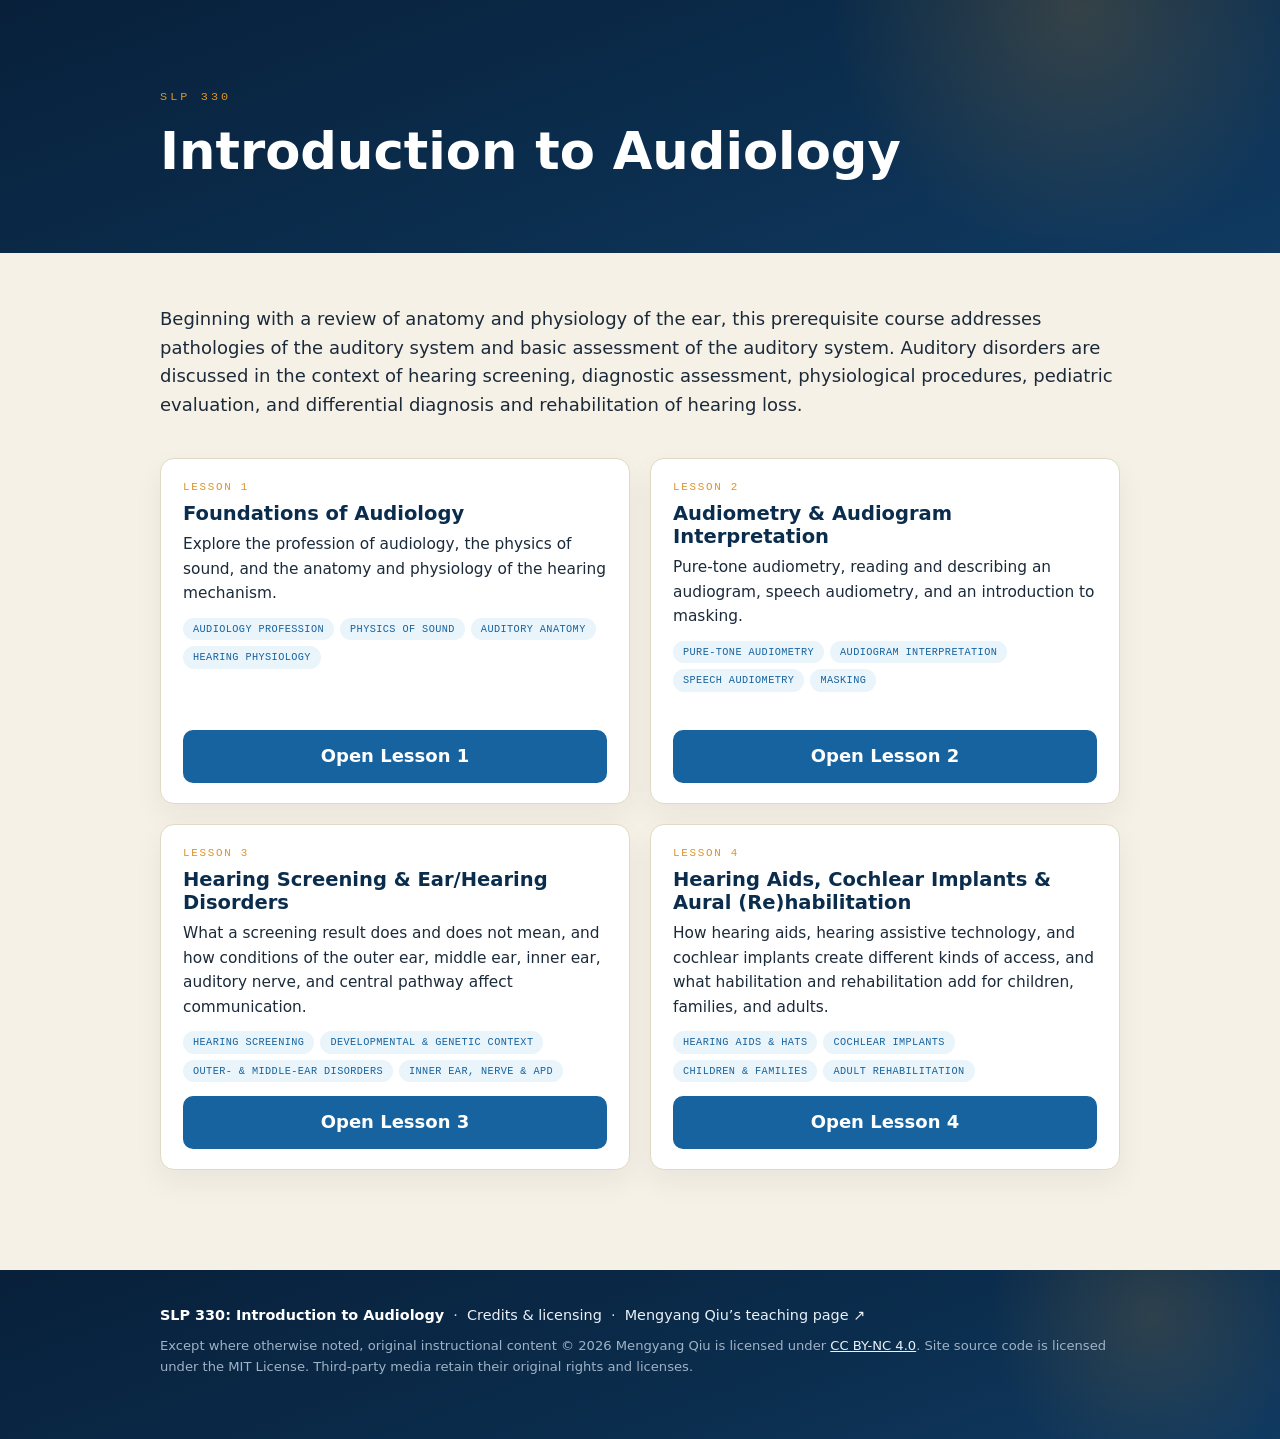
<file: index.html>
<!DOCTYPE html>
<html lang="en">
<head>
<meta charset="utf-8">
<meta name="viewport" content="width=device-width, initial-scale=1">
<title>Intro to Audiology</title>
<meta name="description" content="Open, self-paced study versions for SLP 330: Introduction to Audiology. Ungraded review resources; required coursework is in Moodle.">
<link rel="stylesheet" href="assets/css/course-home.css">
</head>
<body>
<a class="skip" href="#main">Skip to content</a>

<header class="site-header">
  <div class="container">
    <span class="eyebrow">SLP 330</span>
    <h1>Introduction to Audiology</h1>
  </div>
</header>

<main id="main">
  <div class="container">

    <section class="intro" aria-labelledby="intro-h">
      <h2 id="intro-h" class="visually-hidden">About this course</h2>
      <p>Beginning with a review of anatomy and physiology of the ear, this prerequisite course addresses pathologies of the auditory system and basic assessment of the auditory system. Auditory disorders are discussed in the context of hearing screening, diagnostic assessment, physiological procedures, pediatric evaluation, and differential diagnosis and rehabilitation of hearing loss.</p>
    </section>

    <section class="lessons" aria-label="Lessons">
      <div class="card-grid">

        <article class="lcard">
          <span class="lnum">Lesson 1</span>
          <h3>Foundations of Audiology</h3>
          <p class="ldesc">Explore the profession of audiology, the physics of sound, and the anatomy and physiology of the hearing mechanism.</p>
          <ul class="ltopics" aria-label="Topics">
            <li>Audiology profession</li>
            <li>Physics of sound</li>
            <li>Auditory anatomy</li>
            <li>Hearing physiology</li>
          </ul>
          <a class="lcard-action" href="l1/">Open Lesson 1</a>
        </article>

        <article class="lcard">
          <span class="lnum">Lesson 2</span>
          <h3>Audiometry &amp; Audiogram Interpretation</h3>
          <p class="ldesc">Pure-tone audiometry, reading and describing an audiogram, speech audiometry, and an introduction to masking.</p>
          <ul class="ltopics" aria-label="Topics">
            <li>Pure-tone audiometry</li>
            <li>Audiogram interpretation</li>
            <li>Speech audiometry</li>
            <li>Masking</li>
          </ul>
          <a class="lcard-action" href="l2/">Open Lesson 2</a>
        </article>

        <article class="lcard">
          <span class="lnum">Lesson 3</span>
          <h3>Hearing Screening &amp; Ear/Hearing Disorders</h3>
          <p class="ldesc">What a screening result does and does not mean, and how conditions of the outer ear, middle ear, inner ear, auditory nerve, and central pathway affect communication.</p>
          <ul class="ltopics" aria-label="Topics">
            <li>Hearing screening</li>
            <li>Developmental &amp; genetic context</li>
            <li>Outer- &amp; middle-ear disorders</li>
            <li>Inner ear, nerve &amp; APD</li>
          </ul>
          <a class="lcard-action" href="l3/">Open Lesson 3</a>
        </article>

        <article class="lcard">
          <span class="lnum">Lesson 4</span>
          <h3>Hearing Aids, Cochlear Implants &amp; Aural (Re)habilitation</h3>
          <p class="ldesc">How hearing aids, hearing assistive technology, and cochlear implants create different kinds of access, and what habilitation and rehabilitation add for children, families, and adults.</p>
          <ul class="ltopics" aria-label="Topics">
            <li>Hearing aids &amp; HATS</li>
            <li>Cochlear implants</li>
            <li>Children &amp; families</li>
            <li>Adult rehabilitation</li>
          </ul>
          <a class="lcard-action" href="l4/">Open Lesson 4</a>
        </article>

      </div>
    </section>

  </div>
</main>

<footer class="site-footer">
  <div class="container">
    <p class="foot-links"><strong>SLP 330: Introduction to Audiology</strong> &nbsp;&middot;&nbsp; <a href="credits.html">Credits &amp; licensing</a> &nbsp;&middot;&nbsp; <a href="https://mengyang.dev/teaching/">Mengyang Qiu&rsquo;s teaching page &#8599;</a></p>
    <p class="foot-notice">Except where otherwise noted, original instructional content &copy; 2026 Mengyang Qiu is licensed under <a href="https://creativecommons.org/licenses/by-nc/4.0/">CC BY-NC 4.0</a>. Site source code is licensed under the MIT License. Third-party media retain their original rights and licenses.</p>
  </div>
</footer>

</body>
</html>
</file>
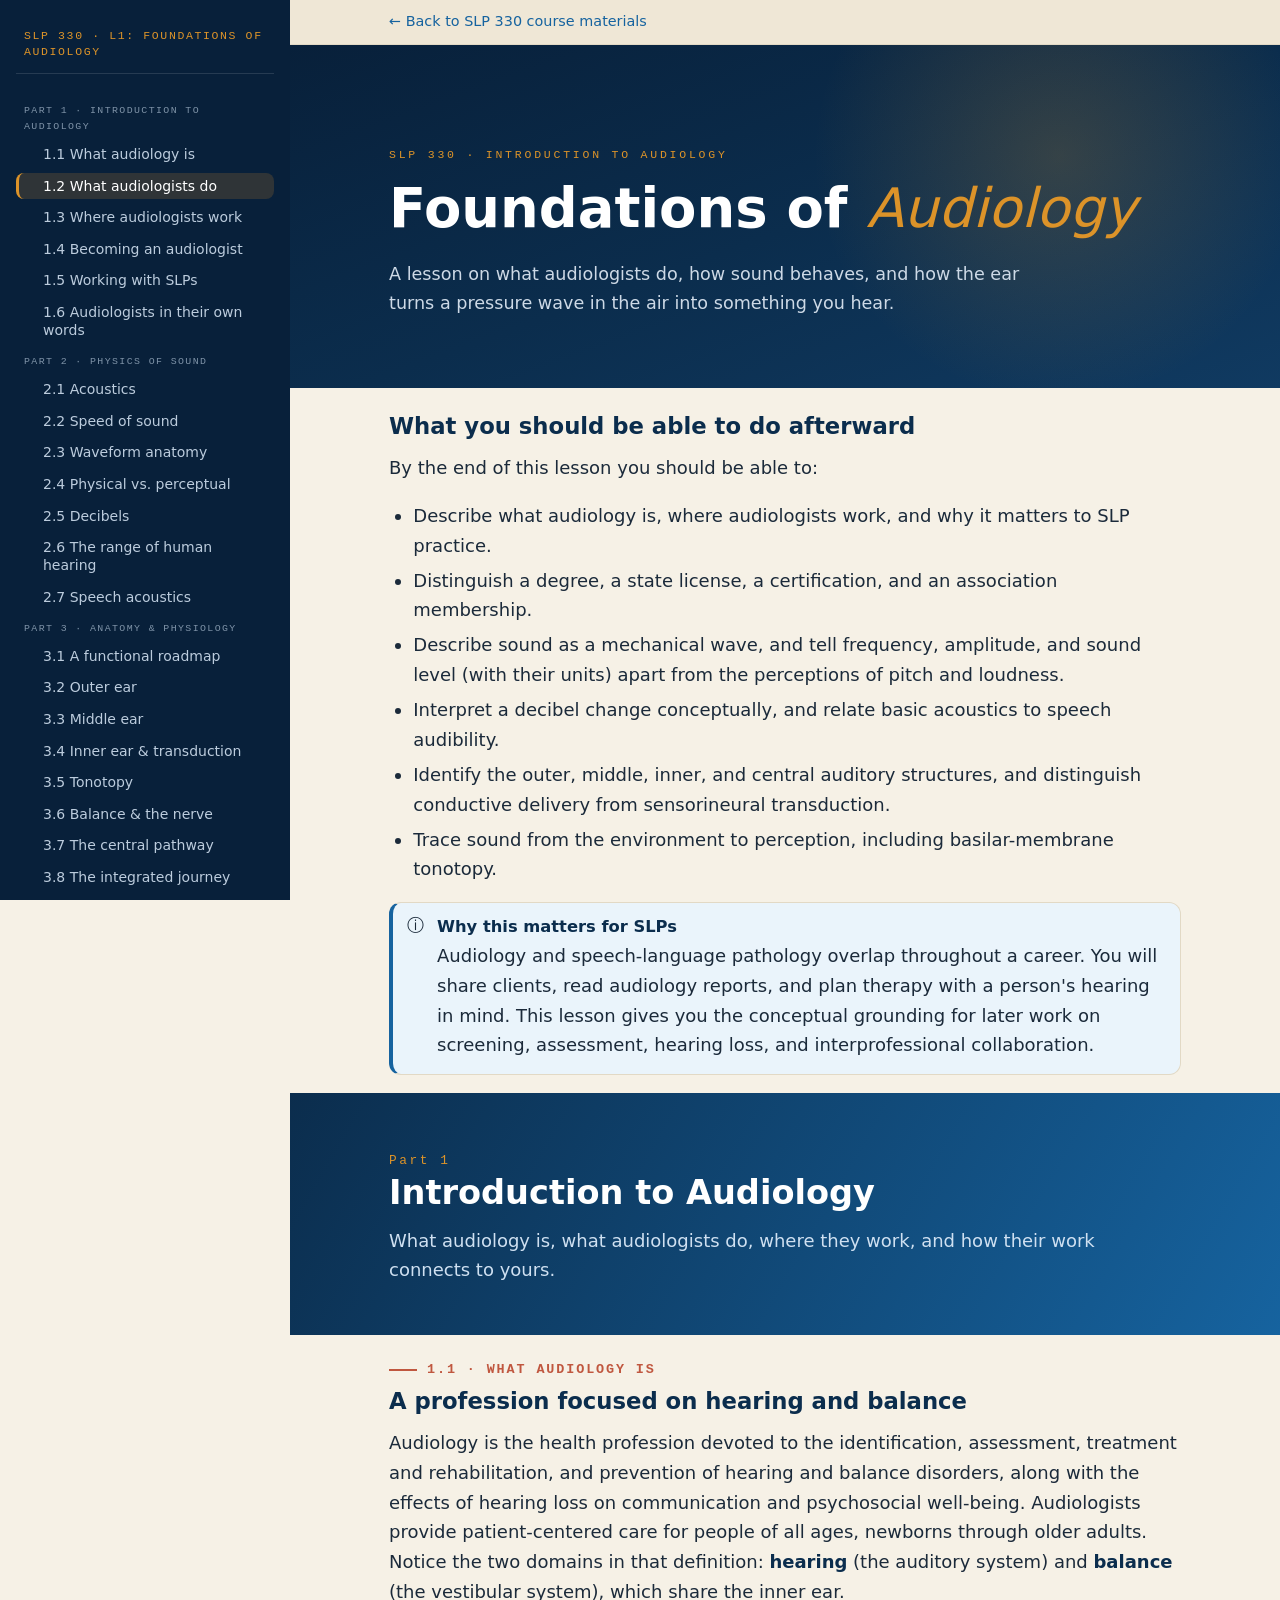
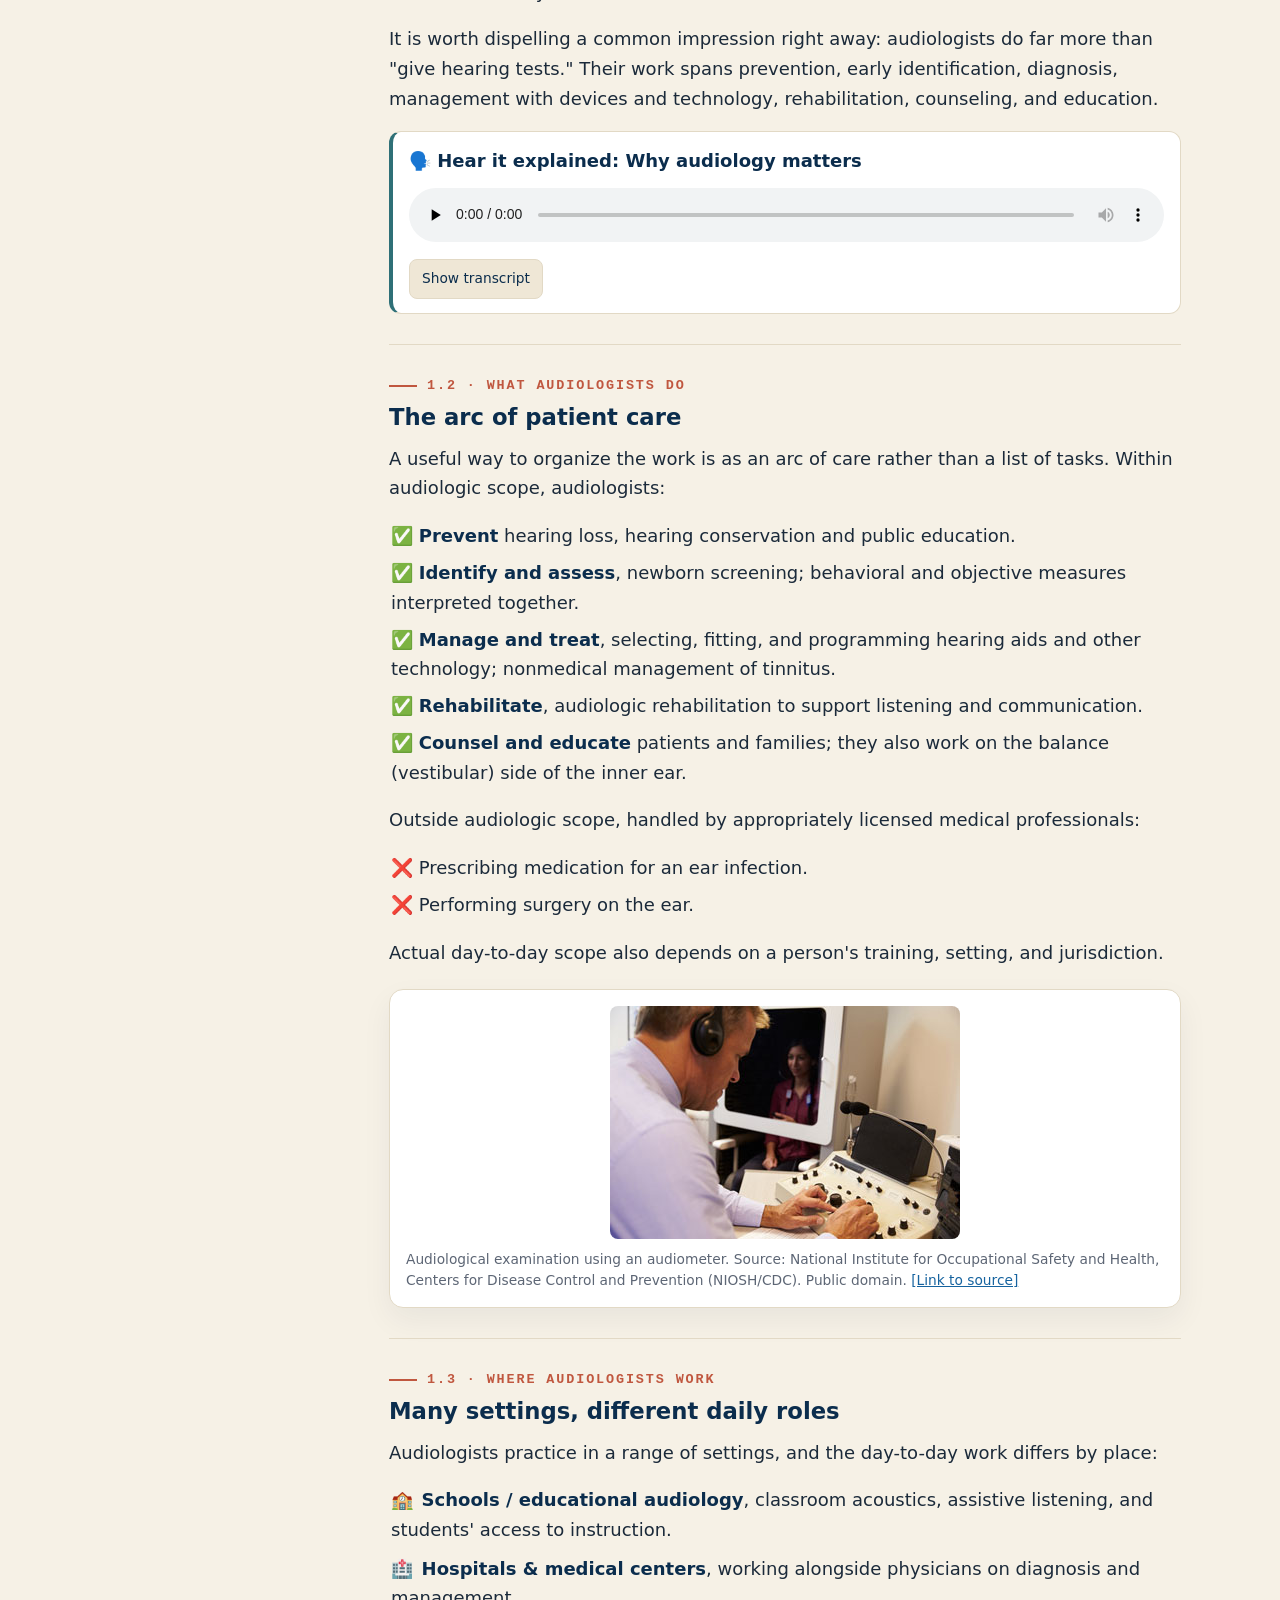
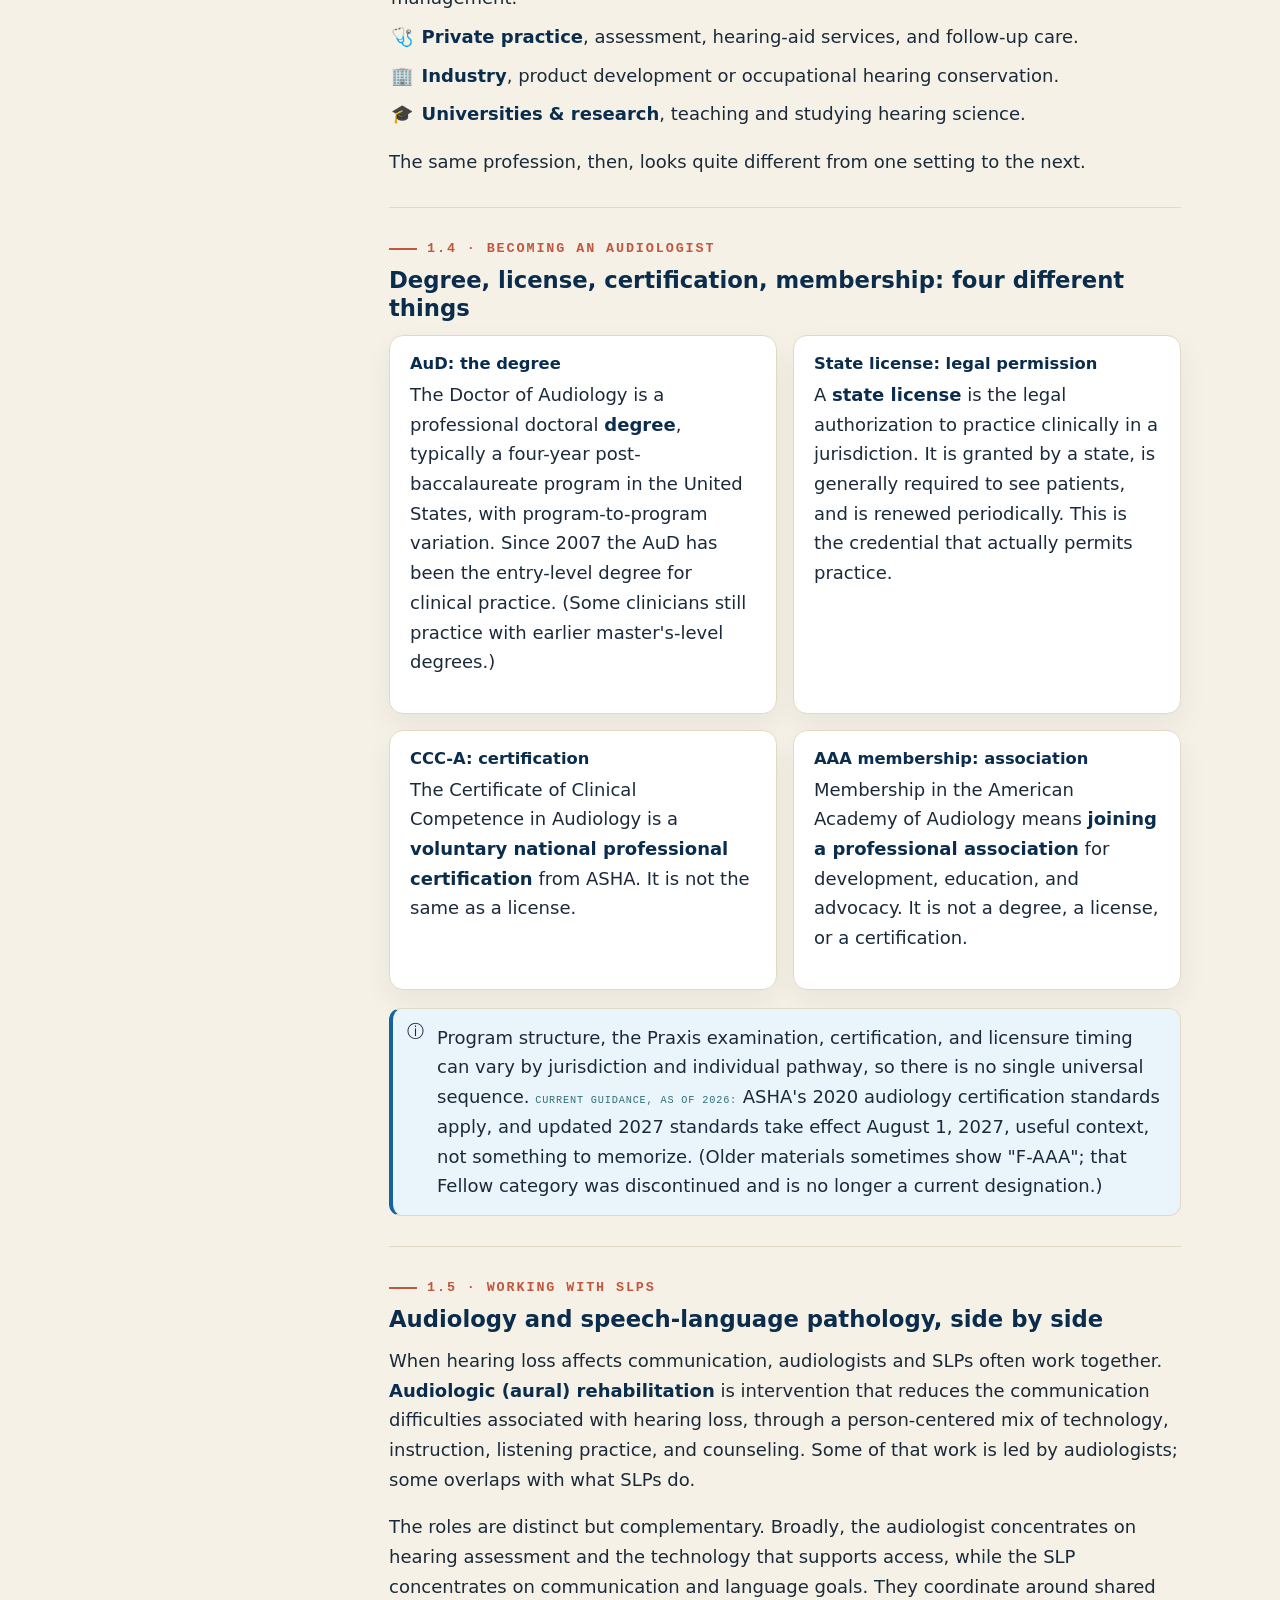
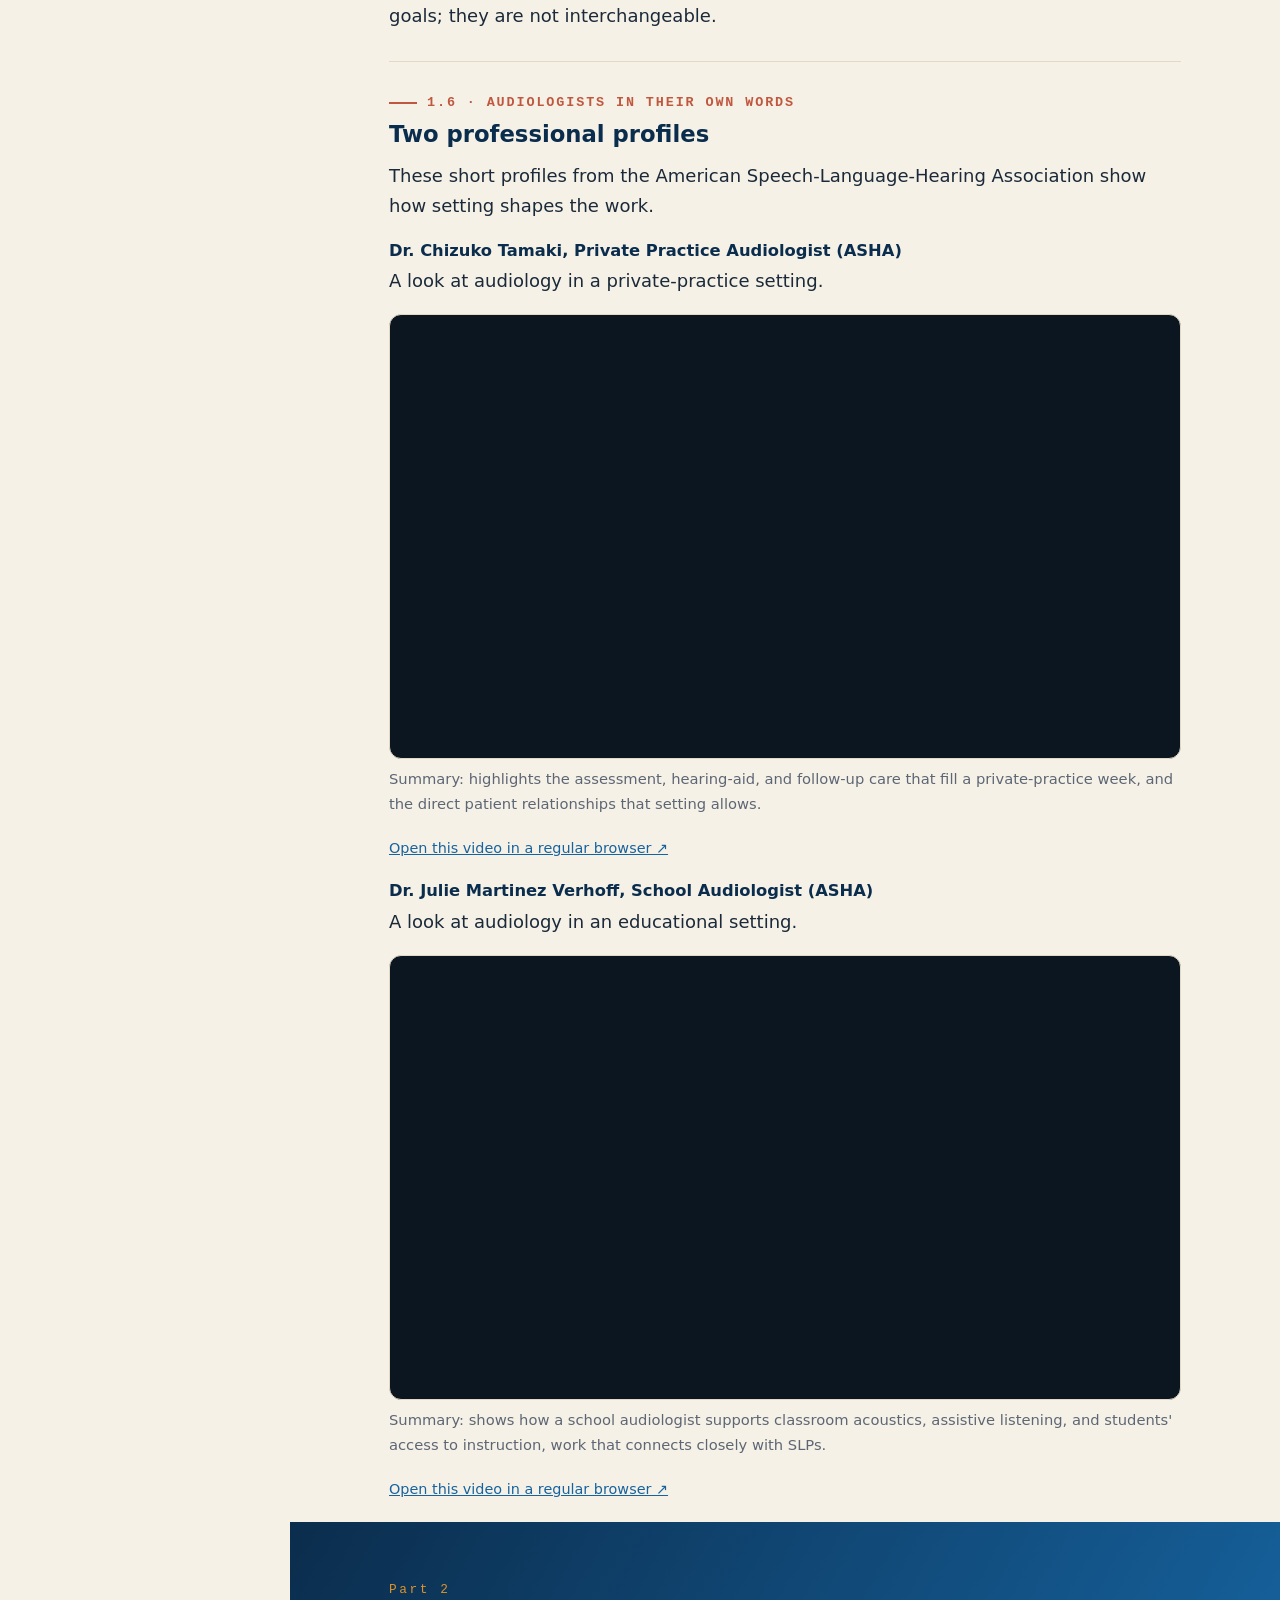
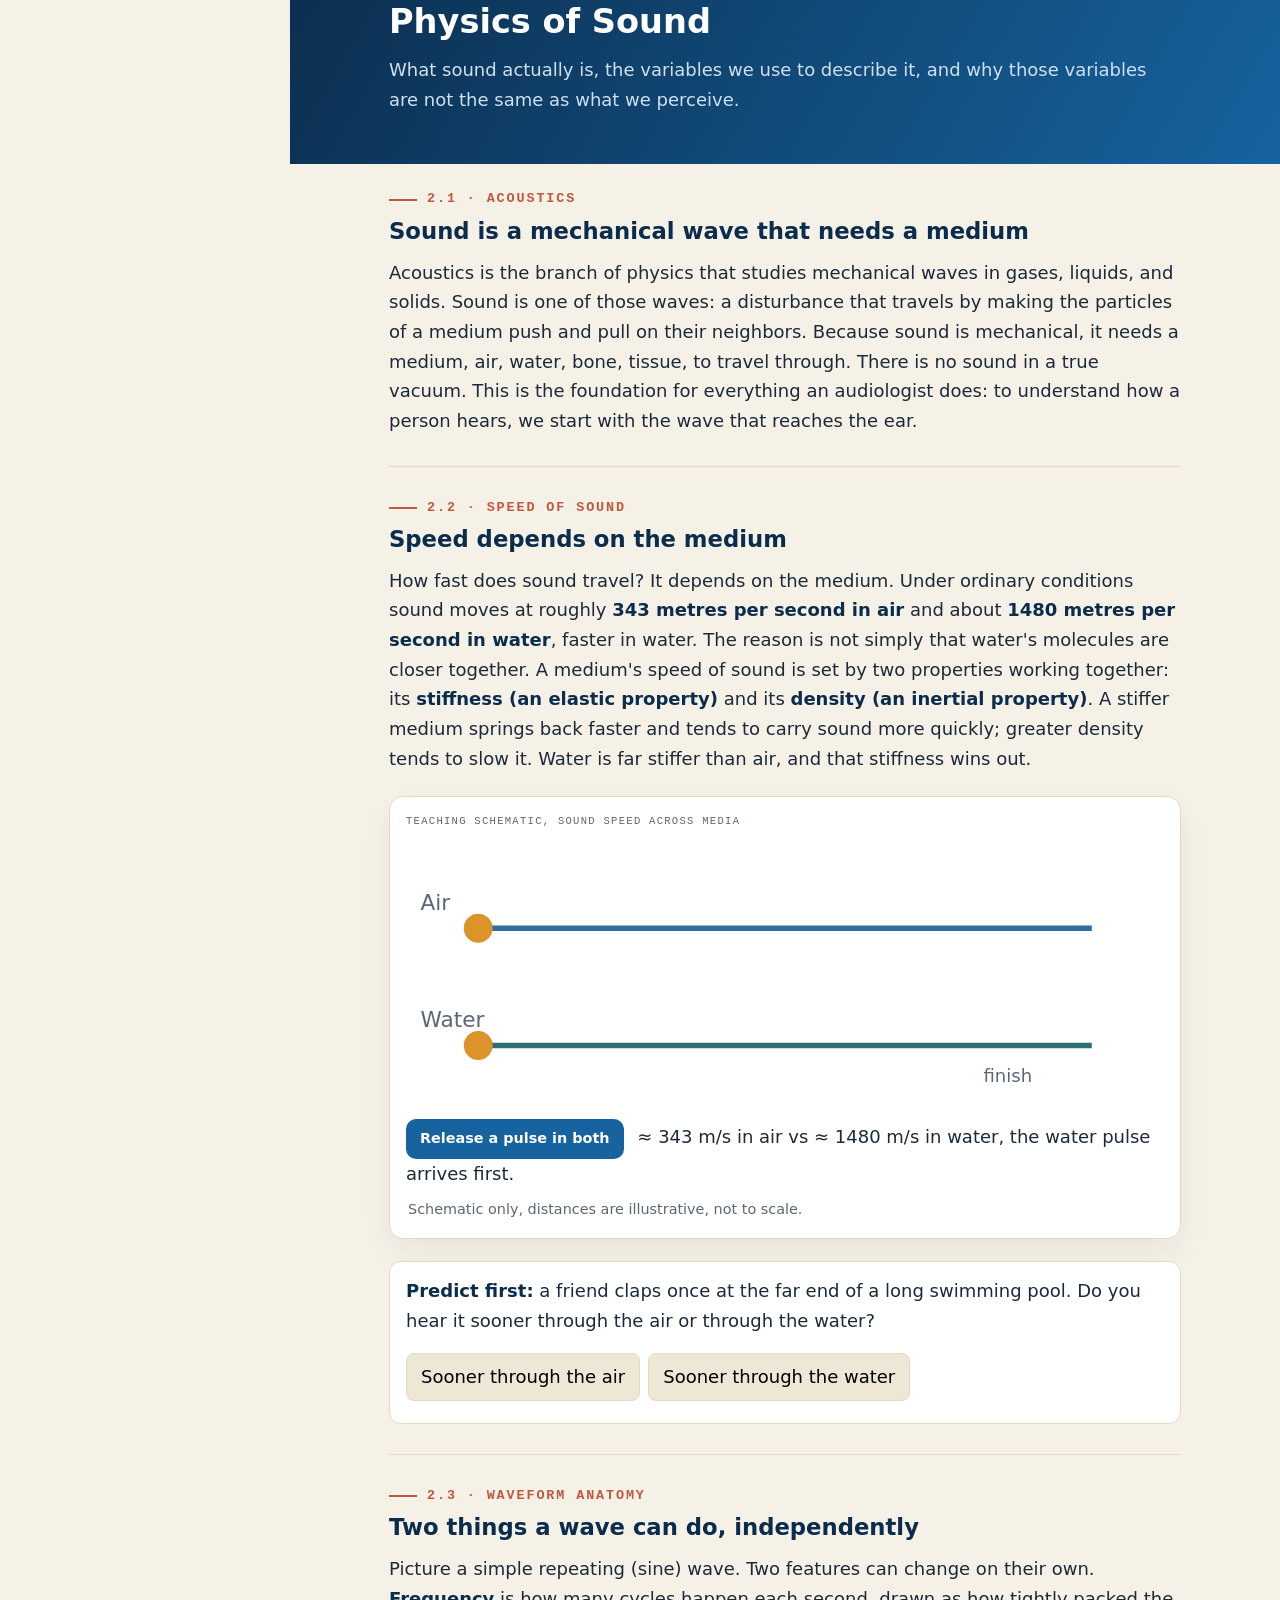
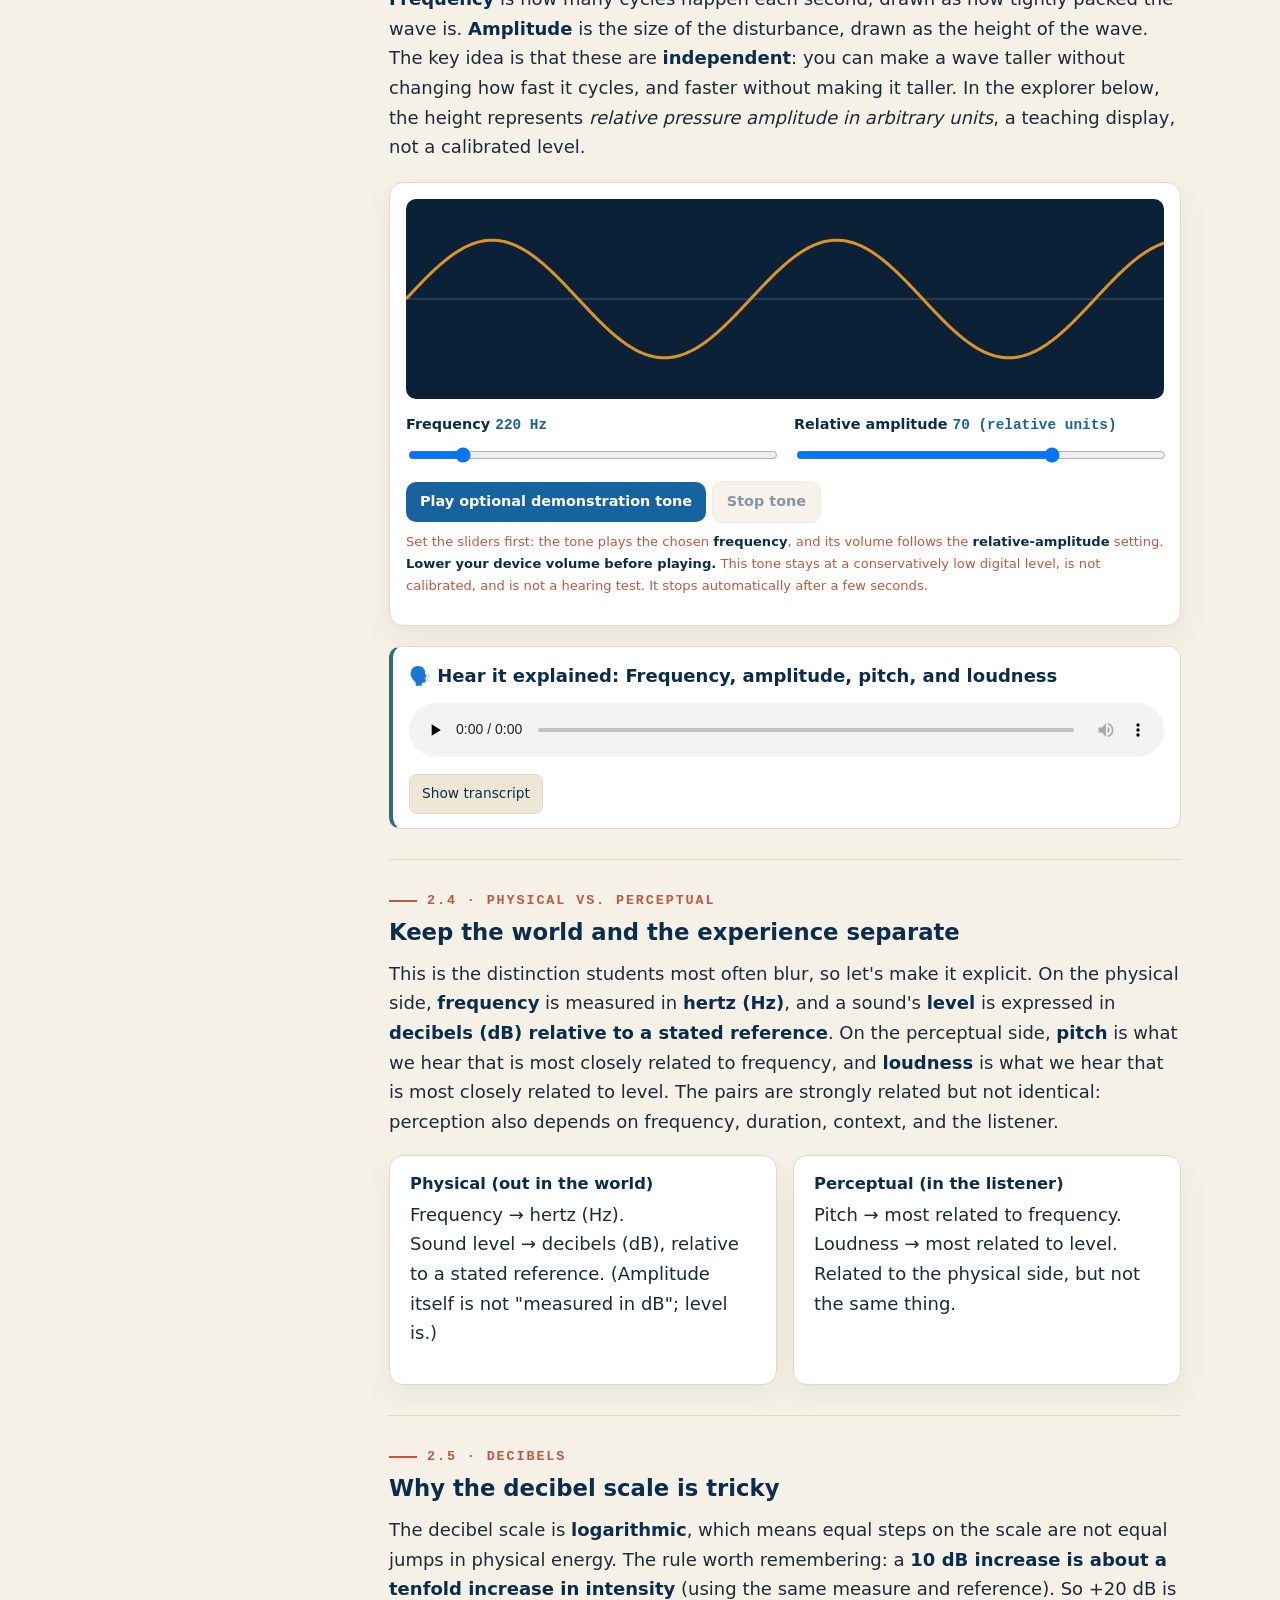
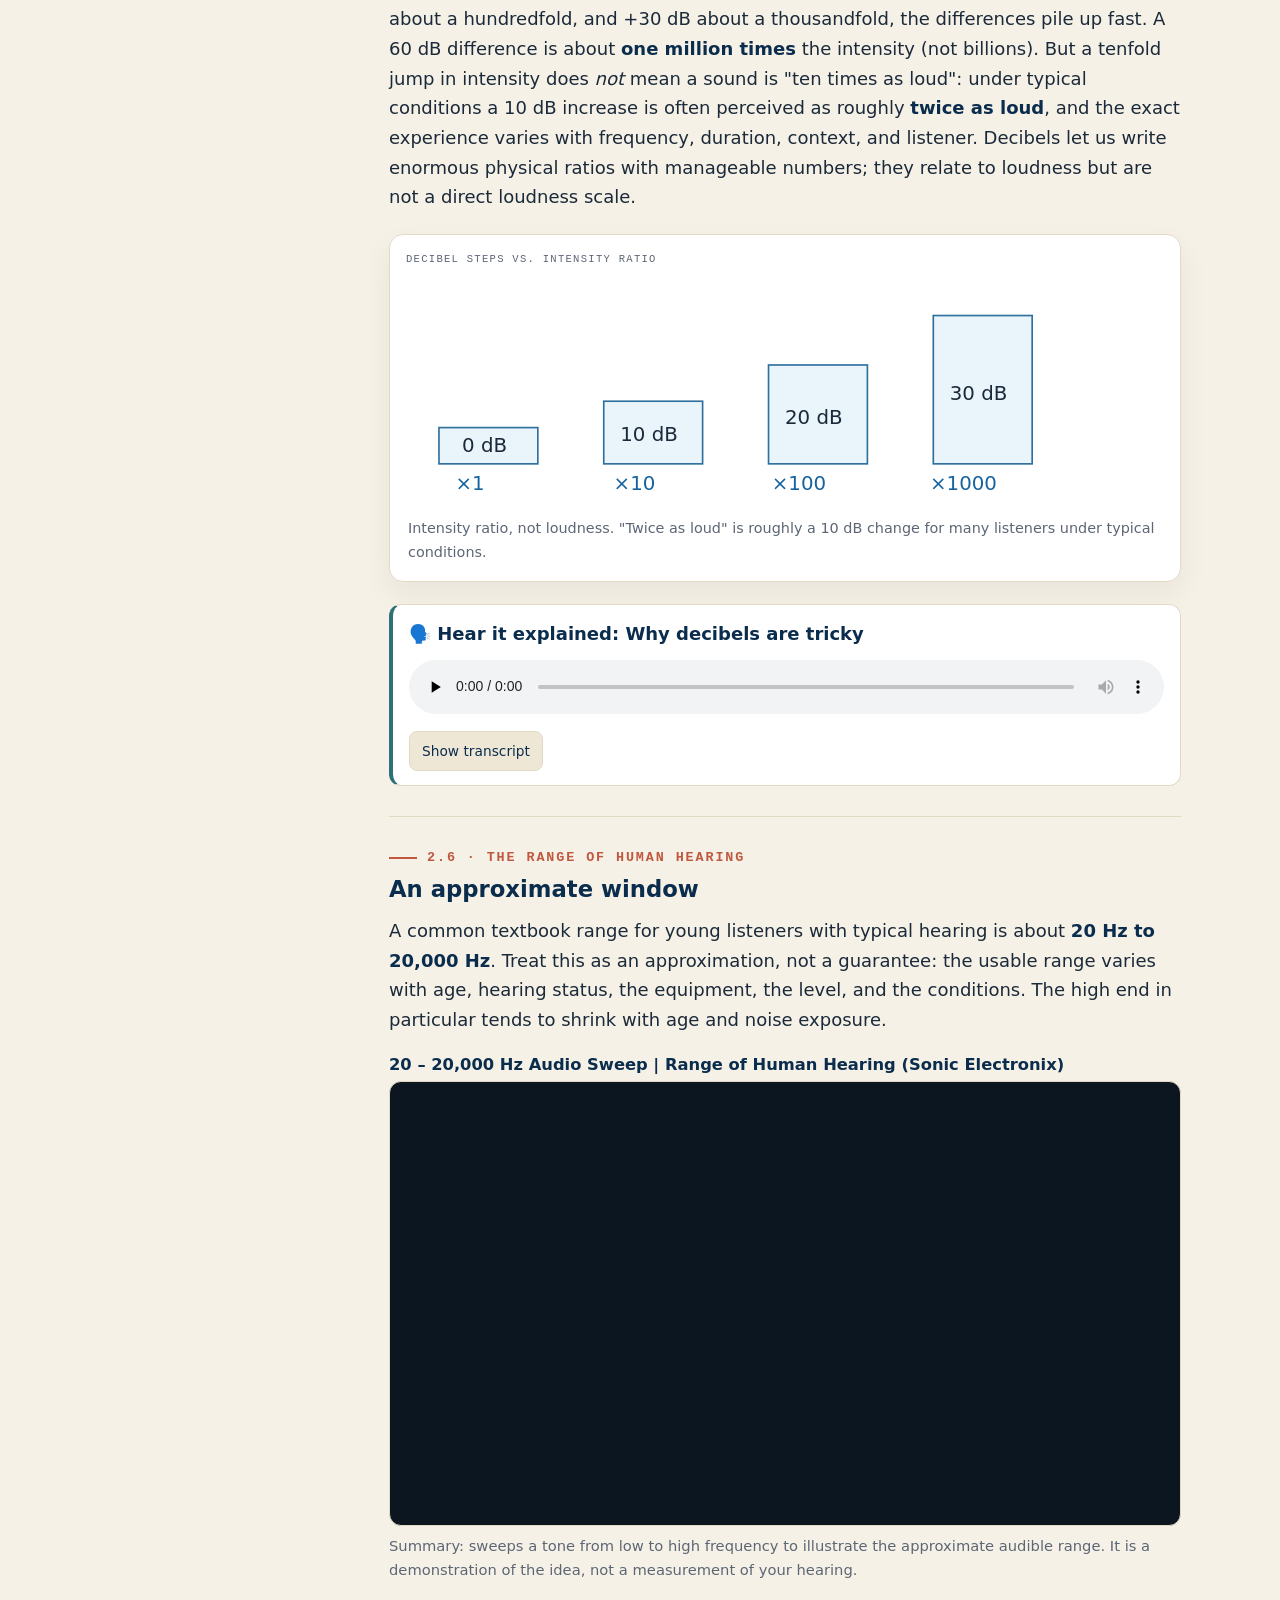
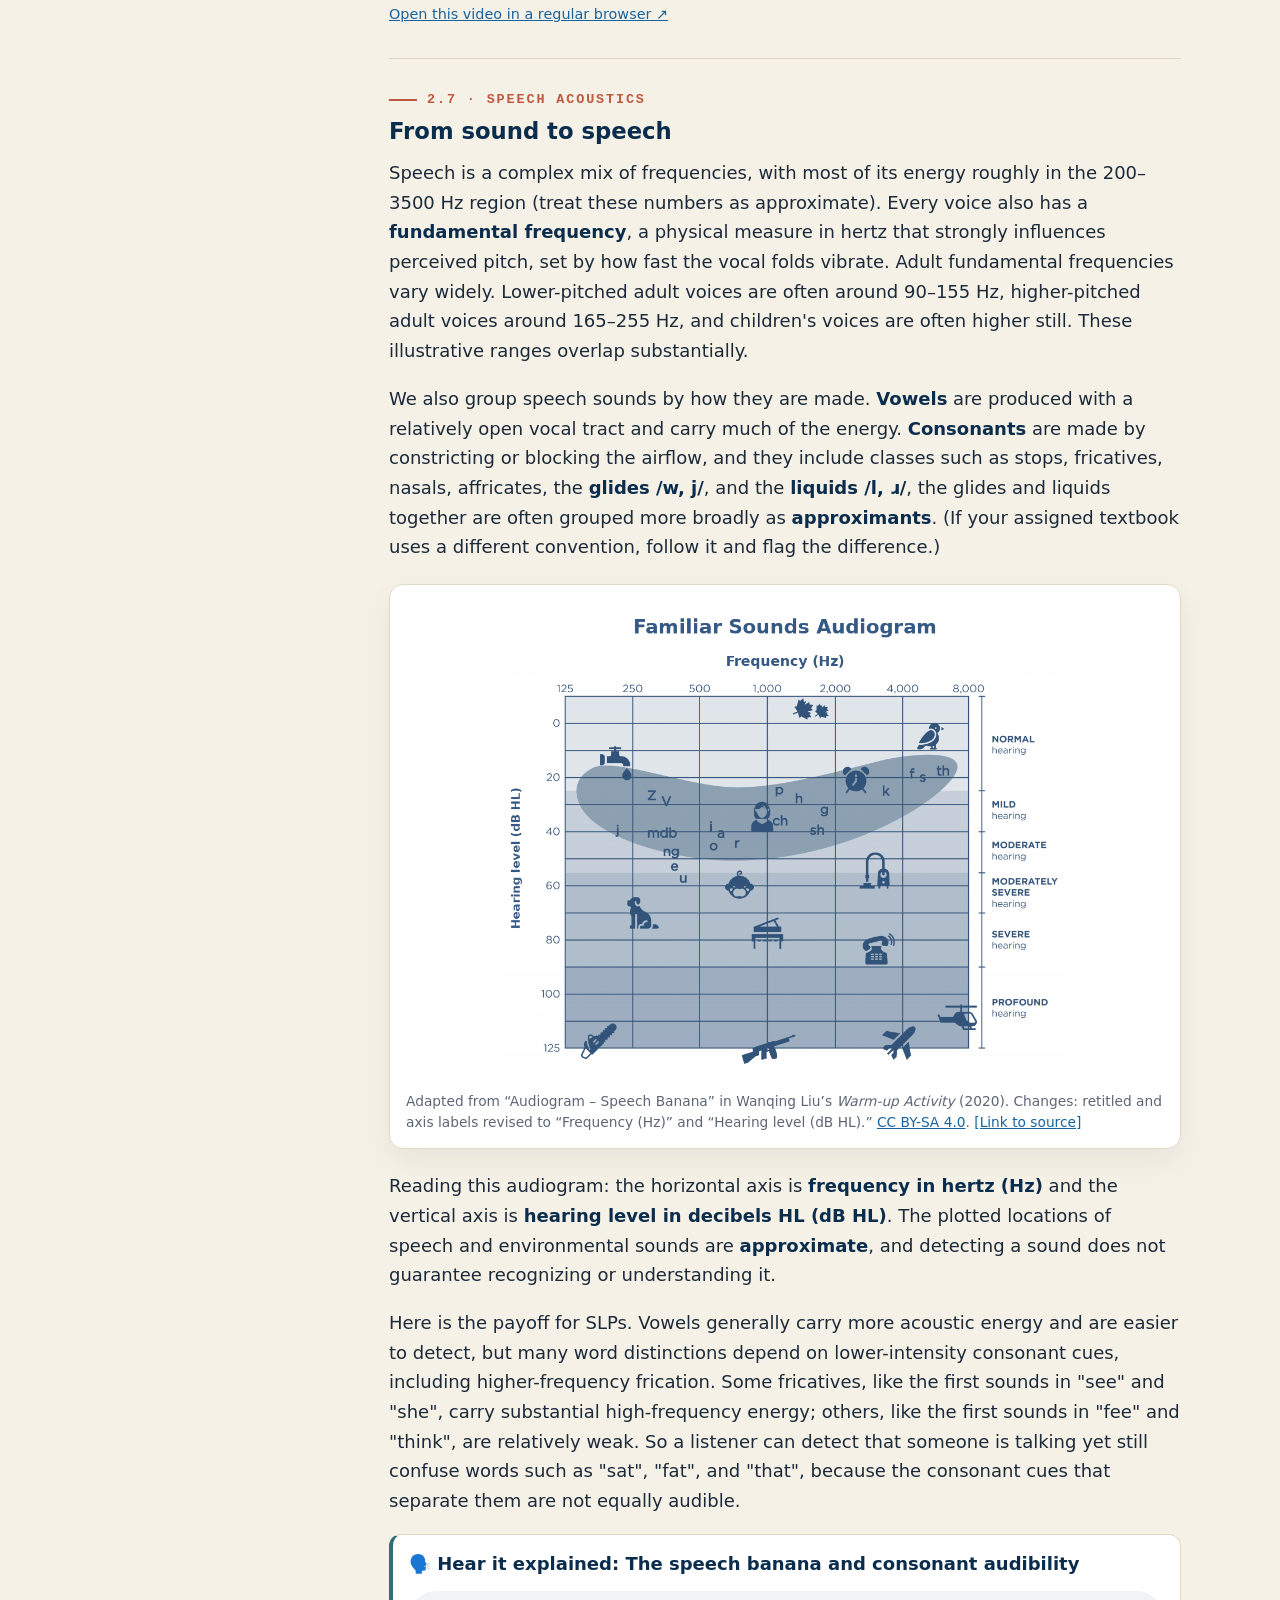
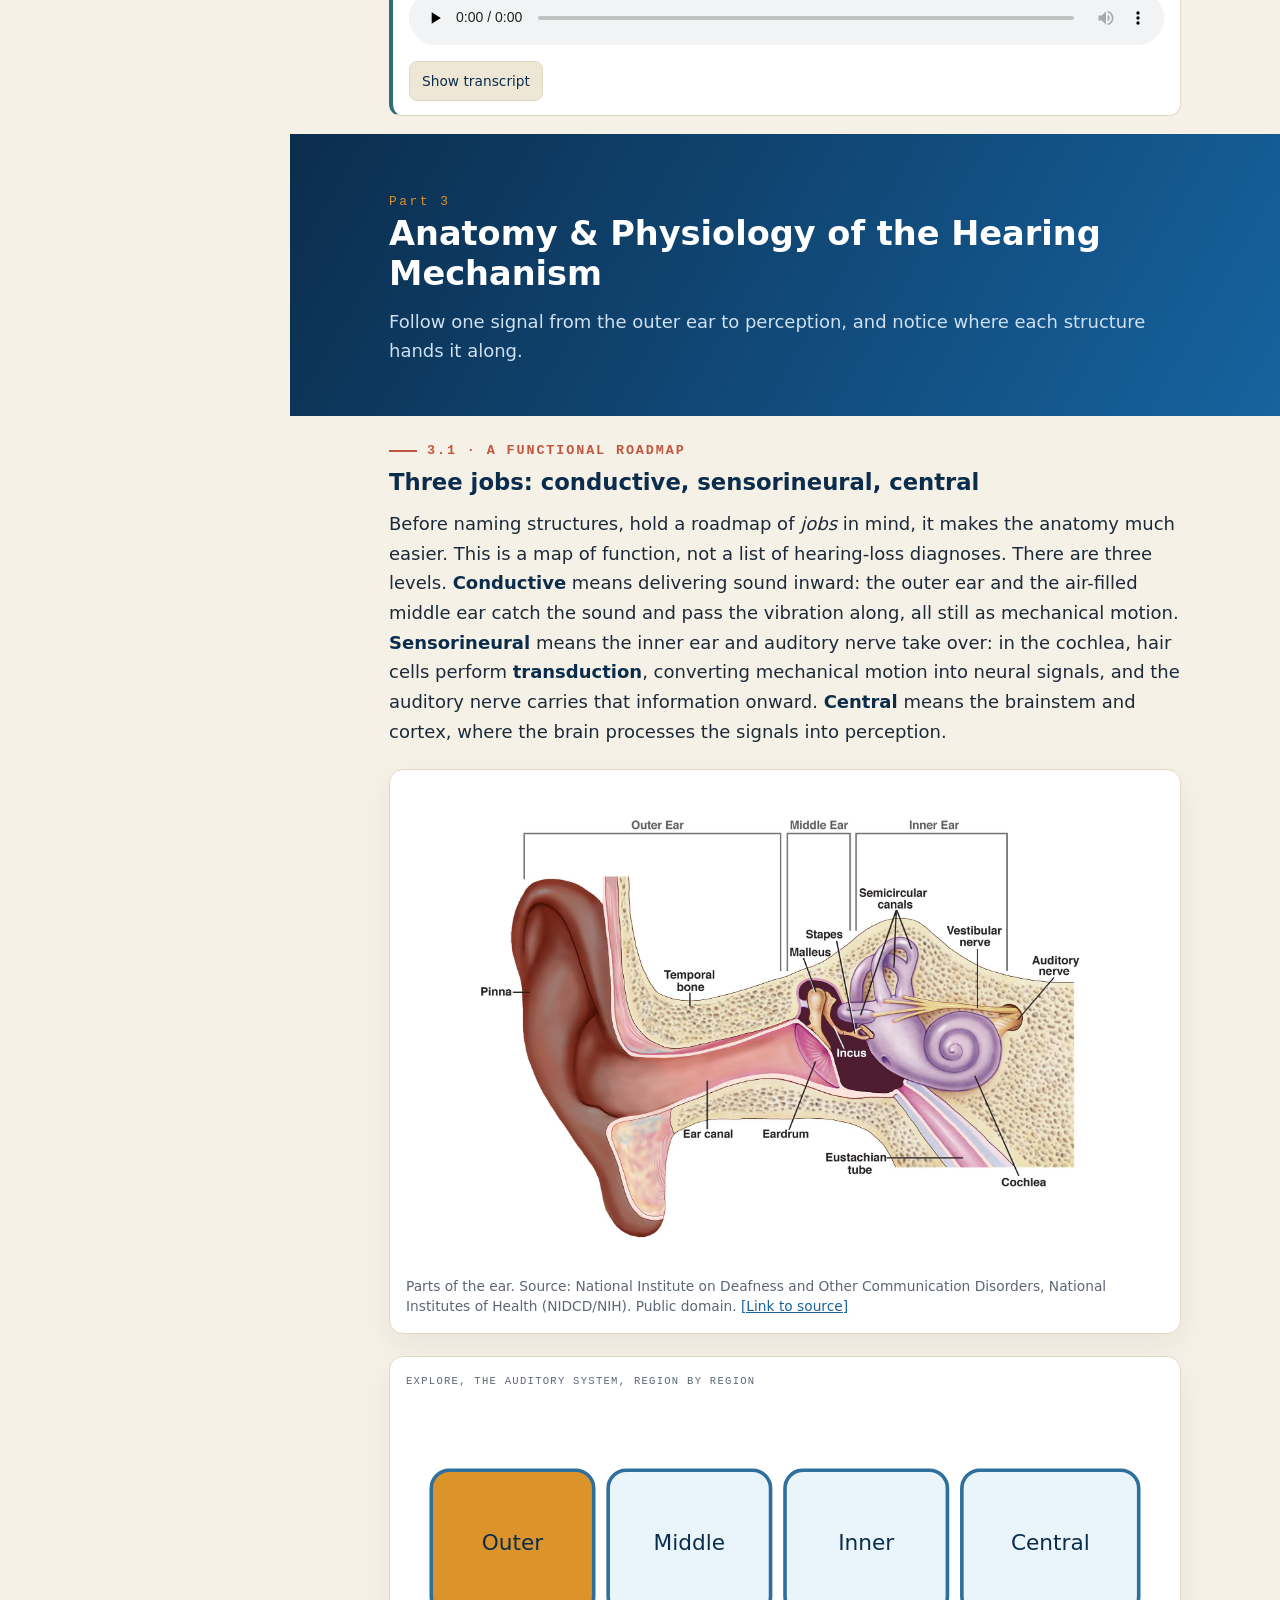
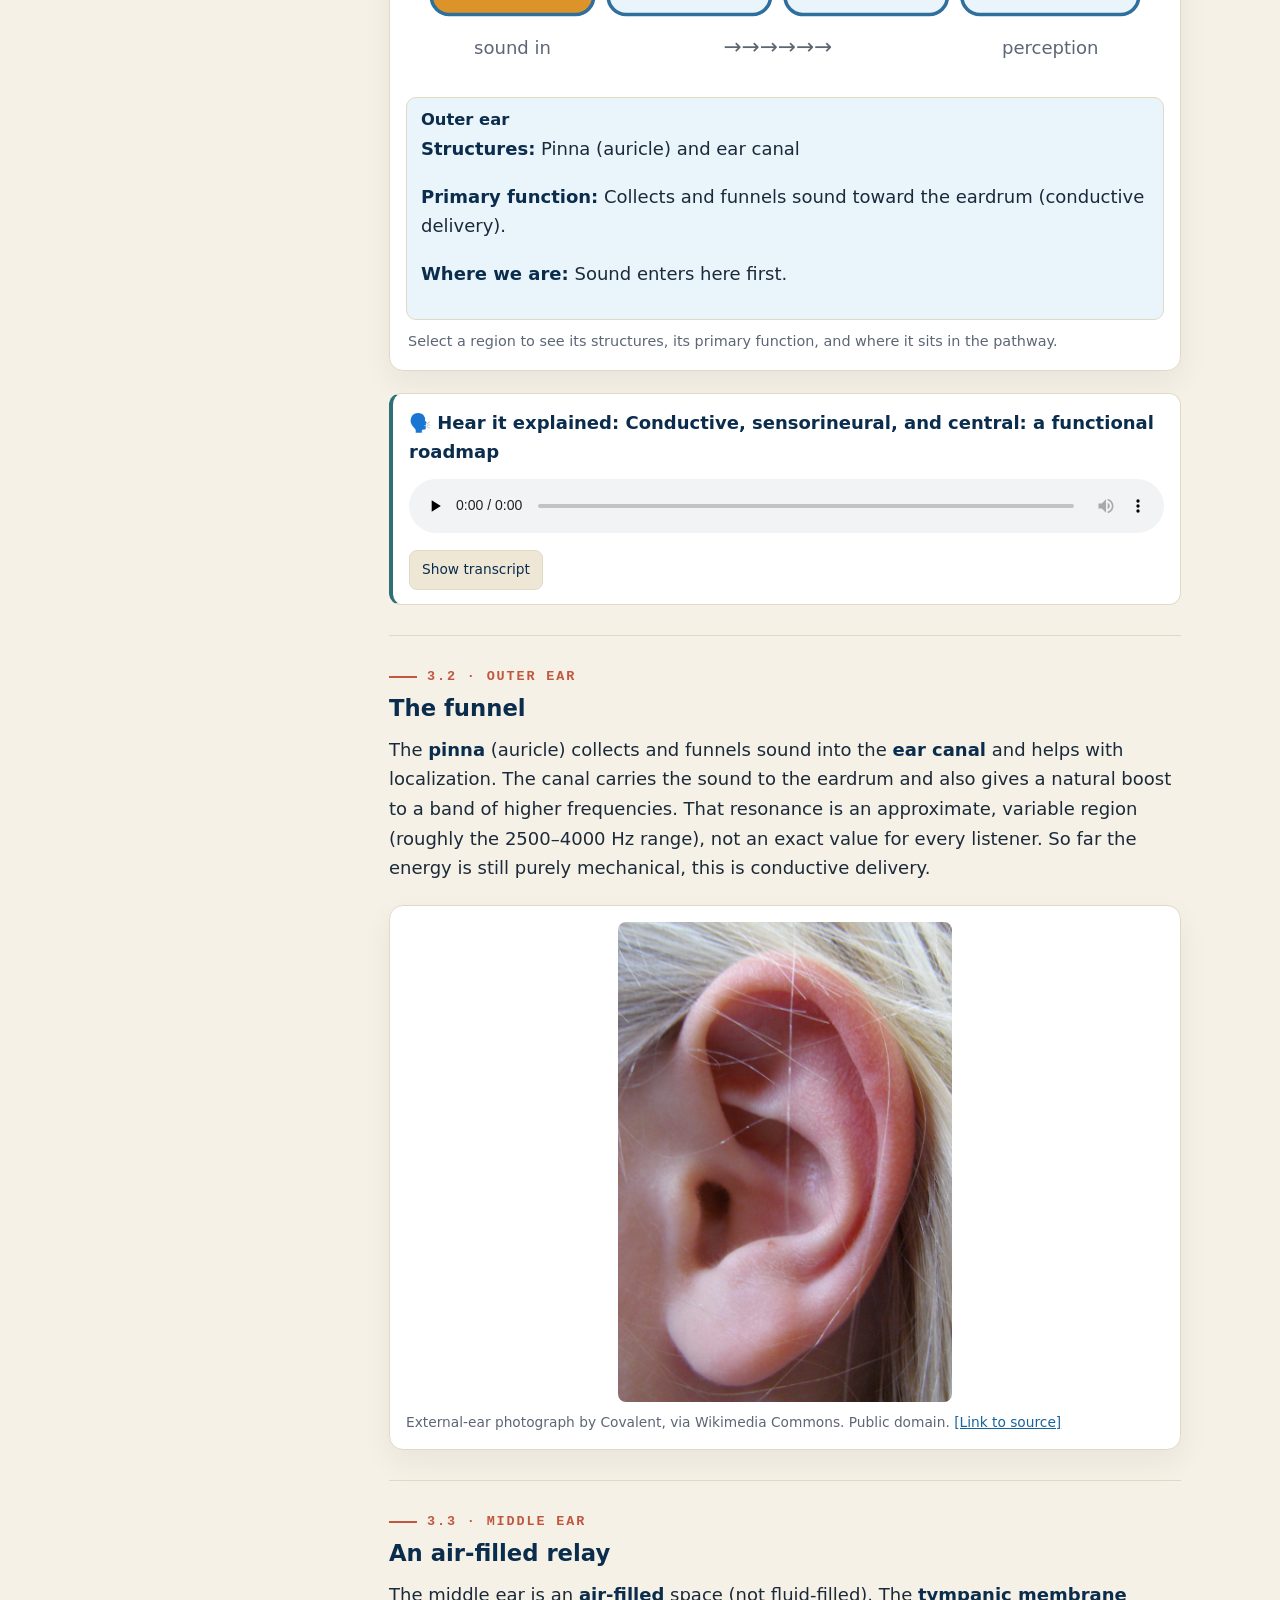
<file: l1/index.html>
<!DOCTYPE html>
<html lang="en">
<head>
<meta charset="utf-8">
<meta name="viewport" content="width=device-width, initial-scale=1">
<title>SLP 330: Introduction to Audiology, Lesson 1: Foundations of Audiology</title>
<meta name="description" content="SLP 330 Lesson 1, the profession of audiology, the physics of sound, and the hearing mechanism.">
<link rel="stylesheet" href="css/styles.css">
<script>window.LESSON_MODE="studyguide";</script>
</head>
<body>
<a class="skip" href="#main">Skip to lesson content</a>
<div class="progress" id="progress" role="presentation"></div>



<!-- mobile top bar -->
<header class="topbar">
  <button class="nav-toggle" id="navToggle" aria-expanded="false" aria-controls="sidebar">&#9776; Contents</button>
  <a class="tb-brand" href="#top">SLP 330 <small>Introduction to Audiology</small></a>
</header>
<div class="sb-backdrop" id="sbBackdrop"></div>

<div class="app">
  <!-- sidebar -->
  <aside class="sidebar" id="sidebar" aria-label="Lesson navigation">
    <div class="brand">
      <span class="crs">SLP 330 · L1: Foundations of Audiology</span>
    </div>
    <nav class="menu" aria-label="Lesson sections">
      <ul>
        <li class="grp">Part 1 · Introduction to Audiology</li>
        <li><a href="#s-1-1" class="sub">1.1 What audiology is</a></li>
        <li><a href="#s-1-2" class="sub">1.2 What audiologists do</a></li>
        <li><a href="#s-1-3" class="sub">1.3 Where audiologists work <span class="state"></span></a></li>
        <li><a href="#s-1-4" class="sub">1.4 Becoming an audiologist <span class="state"></span></a></li>
        <li><a href="#s-1-5" class="sub">1.5 Working with SLPs <span class="state"></span></a></li>
        <li><a href="#s-1-6" class="sub">1.6 Audiologists in their own words <span class="state"></span></a></li>
        <li class="grp">Part 2 · Physics of Sound</li>
        <li><a href="#s-2-1" class="sub">2.1 Acoustics <span class="state"></span></a></li>
        <li><a href="#s-2-2" class="sub">2.2 Speed of sound <span class="state"></span></a></li>
        <li><a href="#s-2-3" class="sub">2.3 Waveform anatomy <span class="state"></span></a></li>
        <li><a href="#s-2-4" class="sub">2.4 Physical vs. perceptual <span class="state"></span></a></li>
        <li><a href="#s-2-5" class="sub">2.5 Decibels <span class="state"></span></a></li>
        <li><a href="#s-2-6" class="sub">2.6 The range of human hearing <span class="state"></span></a></li>
        <li><a href="#s-2-7" class="sub">2.7 Speech acoustics <span class="state"></span></a></li>
        <li class="grp">Part 3 · Anatomy &amp; Physiology</li>
        <li><a href="#s-3-1" class="sub">3.1 A functional roadmap <span class="state"></span></a></li>
        <li><a href="#s-3-2" class="sub">3.2 Outer ear <span class="state"></span></a></li>
        <li><a href="#s-3-3" class="sub">3.3 Middle ear <span class="state"></span></a></li>
        <li><a href="#s-3-4" class="sub">3.4 Inner ear &amp; transduction <span class="state"></span></a></li>
        <li><a href="#s-3-5" class="sub">3.5 Tonotopy <span class="state"></span></a></li>
        <li><a href="#s-3-6" class="sub">3.6 Balance &amp; the nerve <span class="state"></span></a></li>
        <li><a href="#s-3-7" class="sub">3.7 The central pathway <span class="state"></span></a></li>
        <li><a href="#s-3-8" class="sub">3.8 The integrated journey <span class="state"></span></a></li>
        <li class="grp">Review · Pulling it together</li>
        
        <li><a href="#sec-review" class="sub">Three threads run through this lesson</a></li>
        
        <li><a href="#sec-glossary" class="sub">Glossary</a></li>
        
      </ul>
    </nav>
  </aside>

  <!-- content -->
  <div class="content">
  <main id="main" tabindex="-1">
  <span id="top"></span>

  
  <div class="course-backlink"><div class="container"><a href="../">&larr; Back to SLP 330 course materials</a></div></div>
  

  <!-- HERO -->
  <section class="hero" aria-labelledby="hero-h">
    <div class="container">
      <span class="eyebrow">SLP 330 · Introduction to Audiology</span>
      <h1 id="hero-h">Foundations of <span class="acc">Audiology</span></h1>
      <p class="lede">A lesson on what audiologists do, how sound behaves, and how the ear turns a pressure wave in the air into something you hear.</p>
    </div>
  </section>

  <!-- ORIENTATION -->
  <section id="sec-orientation" class="lesson">
    <div class="container">
      <h2>What you should be able to do afterward</h2>
      <p>By the end of this lesson you should be able to:</p>
      <ul>
        <li>Describe what audiology is, where audiologists work, and why it matters to SLP practice.</li>
        <li>Distinguish a degree, a state license, a certification, and an association membership.</li>
        <li>Describe sound as a mechanical wave, and tell frequency, amplitude, and sound level (with their units) apart from the perceptions of pitch and loudness.</li>
        <li>Interpret a decibel change conceptually, and relate basic acoustics to speech audibility.</li>
        <li>Identify the outer, middle, inner, and central auditory structures, and distinguish conductive delivery from sensorineural transduction.</li>
        <li>Trace sound from the environment to perception, including basilar-membrane tonotopy.</li>
      </ul>

      <div class="callout c-clinical"><span class="ic" aria-hidden="true">&#9432;</span>
        <h4>Why this matters for SLPs</h4>
        <p>Audiology and speech-language pathology overlap throughout a career. You will share clients, read audiology reports, and plan therapy with a person's hearing in mind. This lesson gives you the conceptual grounding for later work on screening, assessment, hearing loss, and interprofessional collaboration.</p>
      </div>

      
    </div>
  </section>

  <!-- ===================== PART 1 ===================== -->
  <section class="lesson part-head">
    <div class="container">
      <span class="pnum">Part 1</span>
      <h2>Introduction to Audiology</h2>
      <p>What audiology is, what audiologists do, where they work, and how their work connects to yours.</p>
    </div>
  </section>

  <section id="sec-p1" class="lesson">
    <div class="container">
      <p class="kicker" id="s-1-1">1.1 · What audiology is</p>
      <h2>A profession focused on hearing and balance</h2>
      <p>Audiology is the health profession devoted to the identification, assessment, treatment and rehabilitation, and prevention of hearing and balance disorders, along with the effects of hearing loss on communication and psychosocial well-being. Audiologists provide patient-centered care for people of all ages, newborns through older adults. Notice the two domains in that definition: <strong>hearing</strong> (the auditory system) and <strong>balance</strong> (the vestibular system), which share the inner ear.</p>
      <p>It is worth dispelling a common impression right away: audiologists do far more than "give hearing tests." Their work spans prevention, early identification, diagnosis, management with devices and technology, rehabilitation, counseling, and education.</p>

      <div class="audio-block">
        <div class="ab-head"><span class="ab-title">🗣️ Hear it explained: Why audiology matters</span></div>
        <audio controls preload="none" src="audio/l1_p1_01_why_audiology_matters.mp3">Your browser does not support audio playback; the transcript below has the full content.</audio>
        <button class="tr-toggle" type="button" aria-expanded="false">Show transcript</button>
        <div class="transcript">
          <p>Before we get into tests and ear anatomy, let's answer a fair question: why should a future speech-language pathologist spend time on audiology? Here's the short version. Audiology is the health profession focused on hearing and balance. For people whose communication goals include listening and spoken language, reliable access to speech sounds is especially important. A child who only inconsistently hears the contrasts between similar sounds may need additional support to learn words, follow a classroom, and join a conversation.</p>
          <p>Audiologists do far more than hand someone a hearing test. They help prevent hearing loss, identify it early, assess it, and support people through devices, counseling, and rehabilitation across the whole lifespan. That work overlaps with ours constantly. You'll share clients. You'll read audiology reports. You'll plan therapy with the person's hearing status, technology, communication modality, and access needs in mind.</p>
          <p>So as we move through sound and the hearing system, keep one question in mind: how would this change the way I support a real person's communication? That's the lens that makes this lesson clinically useful, not just academic.</p>
        </div>
      </div>

      <p class="kicker" id="s-1-2">1.2 · What audiologists do</p>
      <h3>The arc of patient care</h3>
      <p>A useful way to organize the work is as an arc of care rather than a list of tasks. Within audiologic scope, audiologists:</p>
      <ul class="scope-in">
        <li>✅ <strong>Prevent</strong> hearing loss, hearing conservation and public education.</li>
        <li>✅ <strong>Identify and assess</strong>, newborn screening; behavioral and objective measures interpreted together.</li>
        <li>✅ <strong>Manage and treat</strong>, selecting, fitting, and programming hearing aids and other technology; nonmedical management of tinnitus.</li>
        <li>✅ <strong>Rehabilitate</strong>, audiologic rehabilitation to support listening and communication.</li>
        <li>✅ <strong>Counsel and educate</strong> patients and families; they also work on the balance (vestibular) side of the inner ear.</li>
      </ul>
      <p>Outside audiologic scope, handled by appropriately licensed medical professionals:</p>
      <ul class="scope-out">
        <li>❌ Prescribing medication for an ear infection.</li>
        <li>❌ Performing surgery on the ear.</li>
      </ul>
      <p>Actual day-to-day scope also depends on a person's training, setting, and jurisdiction.</p>

      <figure class="photo-fig">
        <img src="images/l1_audiological_exam_niosh.jpg" alt="Audiologist operating an audiometer while a patient wearing headphones sits inside a sound-treated booth." loading="lazy">
        <figcaption>Audiological examination using an audiometer. Source: National Institute for Occupational Safety and Health, Centers for Disease Control and Prevention (NIOSH/CDC). Public domain. <a href="https://commons.wikimedia.org/wiki/File:Audiological_Exam.jpg" target="_blank" rel="noopener">[Link to source]</a></figcaption>
      </figure>

      
    </div>
  </section>

  <section id="sec-p1-3" class="lesson locked-content">
    <div class="container">
      <p class="kicker" id="s-1-3">1.3 · Where audiologists work</p>
      <h2>Many settings, different daily roles</h2>
      <p>Audiologists practice in a range of settings, and the day-to-day work differs by place:</p>
      <ul class="setting-list">
        <li><span class="se" aria-hidden="true">🏫</span><strong>Schools / educational audiology</strong>, classroom acoustics, assistive listening, and students' access to instruction.</li>
        <li><span class="se" aria-hidden="true">🏥</span><strong>Hospitals &amp; medical centers</strong>, working alongside physicians on diagnosis and management.</li>
        <li><span class="se" aria-hidden="true">🩺</span><strong>Private practice</strong>, assessment, hearing-aid services, and follow-up care.</li>
        <li><span class="se" aria-hidden="true">🏢</span><strong>Industry</strong>, product development or occupational hearing conservation.</li>
        <li><span class="se" aria-hidden="true">🎓</span><strong>Universities &amp; research</strong>, teaching and studying hearing science.</li>
      </ul>
      <p>The same profession, then, looks quite different from one setting to the next.</p>

      <p class="kicker" id="s-1-4">1.4 · Becoming an audiologist</p>
      <h3>Degree, license, certification, membership: four different things</h3>
      <div class="grid g2">
        <div class="card"><h4>AuD: the degree</h4><p>The Doctor of Audiology is a professional doctoral <strong>degree</strong>, typically a four-year post-baccalaureate program in the United States, with program-to-program variation. Since 2007 the AuD has been the entry-level degree for clinical practice. (Some clinicians still practice with earlier master's-level degrees.)</p></div>
        <div class="card"><h4>State license: legal permission</h4><p>A <strong>state license</strong> is the legal authorization to practice clinically in a jurisdiction. It is granted by a state, is generally required to see patients, and is renewed periodically. This is the credential that actually permits practice.</p></div>
        <div class="card"><h4>CCC-A: certification</h4><p>The Certificate of Clinical Competence in Audiology is a <strong>voluntary national professional certification</strong> from ASHA. It is not the same as a license.</p></div>
        <div class="card"><h4>AAA membership: association</h4><p>Membership in the American Academy of Audiology means <strong>joining a professional association</strong> for development, education, and advocacy. It is not a degree, a license, or a certification.</p></div>
      </div>
      <div class="callout c-clinical"><span class="ic" aria-hidden="true">&#9432;</span>
        <p>Program structure, the Praxis examination, certification, and licensure timing can vary by jurisdiction and individual pathway, so there is no single universal sequence. <span class="beyond">Current guidance, as of 2026:</span> ASHA's 2020 audiology certification standards apply, and updated 2027 standards take effect August 1, 2027, useful context, not something to memorize. (Older materials sometimes show "F-AAA"; that Fellow category was discontinued and is no longer a current designation.)</p>
      </div>

      
    </div>
  </section>

  <section id="sec-p1-5" class="lesson locked-content">
    <div class="container">
      <p class="kicker" id="s-1-5">1.5 · Working with SLPs</p>
      <h2>Audiology and speech-language pathology, side by side</h2>
      <p>When hearing loss affects communication, audiologists and SLPs often work together. <strong>Audiologic (aural) rehabilitation</strong> is intervention that reduces the communication difficulties associated with hearing loss, through a person-centered mix of technology, instruction, listening practice, and counseling. Some of that work is led by audiologists; some overlaps with what SLPs do.</p>
      <p>The roles are distinct but complementary. Broadly, the audiologist concentrates on hearing assessment and the technology that supports access, while the SLP concentrates on communication and language goals. They coordinate around shared goals; they are not interchangeable.</p>

      <p class="kicker" id="s-1-6">1.6 · Audiologists in their own words</p>
      <h3>Two professional profiles</h3>
      <p>These short profiles from the American Speech-Language-Hearing Association show how setting shapes the work.</p>

      <div class="video-block">
        <h4>Dr. Chizuko Tamaki, Private Practice Audiologist (ASHA)</h4>
        <p>A look at audiology in a private-practice setting.</p>
        <div class="video-frame"><iframe loading="lazy" src="https://www.youtube-nocookie.com/embed/AA3ZW9H4dxU" title="Dr. Chizuko Tamaki: Private Practice Audiologist (ASHA)" allowfullscreen referrerpolicy="strict-origin-when-cross-origin"></iframe></div>
        <p class="video-meta">Summary: highlights the assessment, hearing-aid, and follow-up care that fill a private-practice week, and the direct patient relationships that setting allows.</p>
        <a class="video-fallback" href="https://www.youtube.com/watch?v=AA3ZW9H4dxU" target="_blank" rel="noopener">Open this video in a regular browser &#8599;</a>
      </div>

      <div class="video-block">
        <h4>Dr. Julie Martinez Verhoff, School Audiologist (ASHA)</h4>
        <p>A look at audiology in an educational setting.</p>
        <div class="video-frame"><iframe loading="lazy" src="https://www.youtube-nocookie.com/embed/7Yd0HYxoj6U" title="Dr. Julie Martinez Verhoff: School Audiologist (ASHA)" allowfullscreen referrerpolicy="strict-origin-when-cross-origin"></iframe></div>
        <p class="video-meta">Summary: shows how a school audiologist supports classroom acoustics, assistive listening, and students' access to instruction, work that connects closely with SLPs.</p>
        <a class="video-fallback" href="https://www.youtube.com/watch?v=7Yd0HYxoj6U" target="_blank" rel="noopener">Open this video in a regular browser &#8599;</a>
      </div>

      
    </div>
  </section>

  <!-- ===================== PART 2 ===================== -->
  <section class="lesson part-head">
    <div class="container">
      <span class="pnum">Part 2</span>
      <h2>Physics of Sound</h2>
      <p>What sound actually is, the variables we use to describe it, and why those variables are not the same as what we perceive.</p>
    </div>
  </section>

  <section id="sec-p2" class="lesson locked-content">
    <div class="container">
      <p class="kicker" id="s-2-1">2.1 · Acoustics</p>
      <h2>Sound is a mechanical wave that needs a medium</h2>
      <p>Acoustics is the branch of physics that studies mechanical waves in gases, liquids, and solids. Sound is one of those waves: a disturbance that travels by making the particles of a medium push and pull on their neighbors. Because sound is mechanical, it needs a medium, air, water, bone, tissue, to travel through. There is no sound in a true vacuum. This is the foundation for everything an audiologist does: to understand how a person hears, we start with the wave that reaches the ear.</p>

      <p class="kicker" id="s-2-2">2.2 · Speed of sound</p>
      <h3>Speed depends on the medium</h3>
      <p>How fast does sound travel? It depends on the medium. Under ordinary conditions sound moves at roughly <strong>343 metres per second in air</strong> and about <strong>1480 metres per second in water</strong>, faster in water. The reason is not simply that water's molecules are closer together. A medium's speed of sound is set by two properties working together: its <strong>stiffness (an elastic property)</strong> and its <strong>density (an inertial property)</strong>. A stiffer medium springs back faster and tends to carry sound more quickly; greater density tends to slow it. Water is far stiffer than air, and that stiffness wins out.</p>

      <div class="fig">
        <p class="fig-title">Teaching schematic, sound speed across media</p>
        <div id="soundspeed">
          <svg viewBox="0 0 420 150" role="img" aria-label="A pulse travels from left to right faster along the water track than the air track.">
            <text x="8" y="40" font-size="12" fill="#5d6675">Air</text>
            <line x1="40" y1="50" x2="380" y2="50" stroke="#2E6F9E" stroke-width="3"/>
            <circle id="ss-air" cx="40" cy="50" r="8" fill="#dc9329"/>
            <text x="8" y="105" font-size="12" fill="#5d6675">Water</text>
            <line x1="40" y1="115" x2="380" y2="115" stroke="#2f7077" stroke-width="3"/>
            <circle id="ss-water" cx="40" cy="115" r="8" fill="#dc9329"/>
            <text x="320" y="135" font-size="10" fill="#5d6675">finish</text>
          </svg>
          <div style="margin-top:10px"><button class="btn sm" id="ss-go" type="button">Release a pulse in both</button>
          <span id="ss-note" class="ab-meta" style="margin-left:8px">≈ 343 m/s in air vs ≈ 1480 m/s in water, the water pulse arrives first.</span></div>
        </div>
        <p class="cap">Schematic only, distances are illustrative, not to scale.</p>
      </div>

      <div class="predict">
        <p><strong>Predict first:</strong> a friend claps once at the far end of a long swimming pool. Do you hear it sooner through the air or through the water?</p>
        <div class="p-opts">
          <button class="p-opt" type="button" data-correct="0">Sooner through the air</button>
          <button class="p-opt" type="button" data-correct="1">Sooner through the water</button>
        </div>
        <div class="p-reveal"><p>Sooner through the <strong>water</strong>. Water's much greater stiffness carries the disturbance faster (≈ 1480 m/s) than air (≈ 343 m/s), even though water is denser.</p></div>
      </div>

      
    </div>
  </section>

  <section id="sec-p2-3" class="lesson locked-content">
    <div class="container">
      <p class="kicker" id="s-2-3">2.3 · Waveform anatomy</p>
      <h2>Two things a wave can do, independently</h2>
      <p>Picture a simple repeating (sine) wave. Two features can change on their own. <strong>Frequency</strong> is how many cycles happen each second, drawn as how tightly packed the wave is. <strong>Amplitude</strong> is the size of the disturbance, drawn as the height of the wave. The key idea is that these are <strong>independent</strong>: you can make a wave taller without changing how fast it cycles, and faster without making it taller. In the explorer below, the height represents <em>relative pressure amplitude in arbitrary units</em>, a teaching display, not a calibrated level.</p>

      <div class="explorer">
        <canvas id="wf-canvas" aria-label="An adjustable sine wave; the frequency slider changes how many cycles are shown, and the amplitude slider changes the height."></canvas>
        <div class="ctrl-row">
          <div class="ctrl"><label for="wf-freq">Frequency <output id="wf-freq-out">220 Hz</output></label>
            <input type="range" id="wf-freq" min="100" max="1000" step="10" value="220"></div>
          <div class="ctrl"><label for="wf-amp">Relative amplitude <output id="wf-amp-out">70 (relative units)</output></label>
            <input type="range" id="wf-amp" min="0" max="100" step="1" value="70"></div>
        </div>
        <div style="margin-top:10px">
          <button class="btn sm" id="wf-tone" type="button">Play optional demonstration tone</button>
          <button class="btn sm sec" id="wf-tone-stop" type="button" disabled>Stop tone</button>
        </div>
        <p class="tone-note">Set the sliders first: the tone plays the chosen <strong>frequency</strong>, and its volume follows the <strong>relative-amplitude</strong> setting. <strong>Lower your device volume before playing.</strong> This tone stays at a conservatively low digital level, is not calibrated, and is not a hearing test. It stops automatically after a few seconds.</p>
      </div>

      <div class="audio-block">
        <div class="ab-head"><span class="ab-title">🗣️ Hear it explained: Frequency, amplitude, pitch, and loudness</span></div>
        <audio controls preload="none" src="audio/l1_p2_01_frequency_amplitude_pitch_loudness.mp3">Your browser does not support audio playback; the transcript below has the full content.</audio>
        <button class="tr-toggle" type="button" aria-expanded="false">Show transcript</button>
        <div class="transcript">
          <p>Let's separate two ideas that are easy to blur: what a sound wave physically does, and what we experience when we hear it. Try the waveform explorer beside me as you listen.</p>
          <p>The first control changes frequency — how many times the wave cycles each second. Frequency is a physical property, and we measure it in hertz. It's strongly related to the pitch we hear: higher frequency, higher pitch. But frequency and pitch are not the same thing. One is out in the world; the other is your perception.</p>
          <p>The second control changes the wave's amplitude — here, that's the relative size of the pressure changes, shown in arbitrary units. Notice you can make the wave taller without changing how fast it cycles. When we talk about how intense a sound actually is, we describe its level, and level is expressed in decibels relative to a stated reference. Greater level strongly influences how loud a sound seems — but, again, physical level and perceived loudness are related, not identical. Two sounds at the same level can seem different depending on their frequency and the listener.</p>
          <p>So as you move the sliders, hold one idea firmly: frequency and amplitude are physical and independent; pitch and loudness are what your brain makes of them.</p>
        </div>
      </div>

      
    </div>
  </section>

  <section id="sec-p2-4" class="lesson locked-content">
    <div class="container">
      <p class="kicker" id="s-2-4">2.4 · Physical vs. perceptual</p>
      <h2>Keep the world and the experience separate</h2>
      <p>This is the distinction students most often blur, so let's make it explicit. On the physical side, <strong>frequency</strong> is measured in <strong>hertz (Hz)</strong>, and a sound's <strong>level</strong> is expressed in <strong>decibels (dB) relative to a stated reference</strong>. On the perceptual side, <strong>pitch</strong> is what we hear that is most closely related to frequency, and <strong>loudness</strong> is what we hear that is most closely related to level. The pairs are strongly related but not identical: perception also depends on frequency, duration, context, and the listener.</p>
      <div class="grid g2">
        <div class="card"><h4>Physical (out in the world)</h4><p>Frequency &rarr; hertz (Hz).<br>Sound level &rarr; decibels (dB), relative to a stated reference. (Amplitude itself is not "measured in dB"; level is.)</p></div>
        <div class="card"><h4>Perceptual (in the listener)</h4><p>Pitch &rarr; most related to frequency.<br>Loudness &rarr; most related to level.<br>Related to the physical side, but not the same thing.</p></div>
      </div>
      
    </div>
  </section>

  <section id="sec-p2-5" class="lesson locked-content">
    <div class="container">
      <p class="kicker" id="s-2-5">2.5 · Decibels</p>
      <h2>Why the decibel scale is tricky</h2>
      <p>The decibel scale is <strong>logarithmic</strong>, which means equal steps on the scale are not equal jumps in physical energy. The rule worth remembering: a <strong>10 dB increase is about a tenfold increase in intensity</strong> (using the same measure and reference). So +20 dB is about a hundredfold, and +30 dB about a thousandfold, the differences pile up fast. A 60 dB difference is about <strong>one million times</strong> the intensity (not billions). But a tenfold jump in intensity does <em>not</em> mean a sound is "ten times as loud": under typical conditions a 10 dB increase is often perceived as roughly <strong>twice as loud</strong>, and the exact experience varies with frequency, duration, context, and listener. Decibels let us write enormous physical ratios with manageable numbers; they relate to loudness but are not a direct loudness scale.</p>

      <div class="fig">
        <p class="fig-title">Decibel steps vs. intensity ratio</p>
        <svg viewBox="0 0 460 140" role="img" aria-label="Each 10 decibel step multiplies intensity by ten: 0 dB is one times, 10 dB ten times, 20 dB one hundred times, 30 dB one thousand times.">
          <g font-size="12" fill="#1b2a3a">
            <rect x="20" y="92" width="60" height="22" fill="#EAF4FB" stroke="#2E6F9E"/><text x="34" y="107">0 dB</text><text x="30" y="130" fill="#16639f">&times;1</text>
            <rect x="120" y="76" width="60" height="38" fill="#EAF4FB" stroke="#2E6F9E"/><text x="130" y="100">10 dB</text><text x="126" y="130" fill="#16639f">&times;10</text>
            <rect x="220" y="54" width="60" height="60" fill="#EAF4FB" stroke="#2E6F9E"/><text x="230" y="90">20 dB</text><text x="222" y="130" fill="#16639f">&times;100</text>
            <rect x="320" y="24" width="60" height="90" fill="#EAF4FB" stroke="#2E6F9E"/><text x="330" y="75">30 dB</text><text x="318" y="130" fill="#16639f">&times;1000</text>
          </g>
        </svg>
        <p class="cap">Intensity ratio, not loudness. "Twice as loud" is roughly a 10 dB change for many listeners under typical conditions.</p>
      </div>

      <div class="audio-block">
        <div class="ab-head"><span class="ab-title">🗣️ Hear it explained: Why decibels are tricky</span></div>
        <audio controls preload="none" src="audio/l1_p2_02_why_decibels_are_tricky.mp3">Your browser does not support audio playback; the transcript below has the full content.</audio>
        <button class="tr-toggle" type="button" aria-expanded="false">Show transcript</button>
        <div class="transcript">
          <p>Decibels trip up almost everyone at first, so let's go slowly. The decibel scale is logarithmic. That means equal steps on the scale are not equal jumps in physical energy.</p>
          <p>Here's the rule worth remembering: an increase of ten decibels corresponds to about a tenfold increase in sound intensity, when we use the same reference and measure. Ten decibels up is ten times the intensity. Twenty decibels up is ten times ten — a hundredfold. Thirty decibels up is a thousandfold. The differences pile up fast. Compare two sound levels that differ by sixty decibels, using the same type of measurement and the same reference. That difference corresponds to about one million times the physical intensity — not billions, but one million.</p>
          <p>But here's the part to hold onto: a tenfold increase in intensity does not mean ten times as loud. Under typical conditions, a ten-decibel increase is often perceived as about twice as loud, although the exact experience varies with frequency, duration, context, and the listener. Decibels let us express enormous physical ratios with manageable numbers. They relate to loudness, but they are not a direct loudness scale.</p>
        </div>
      </div>

      <p class="kicker" id="s-2-6">2.6 · The range of human hearing</p>
      <h3>An approximate window</h3>
      <p>A common textbook range for young listeners with typical hearing is about <strong>20 Hz to 20,000 Hz</strong>. Treat this as an approximation, not a guarantee: the usable range varies with age, hearing status, the equipment, the level, and the conditions. The high end in particular tends to shrink with age and noise exposure.</p>
      <div class="video-block">
        <h4>20 – 20,000 Hz Audio Sweep | Range of Human Hearing (Sonic Electronix)</h4>
        <div class="video-frame"><iframe loading="lazy" src="https://www.youtube-nocookie.com/embed/PAsMlDptjx8" title="20 to 20,000 Hz Audio Sweep, Range of Human Hearing" allowfullscreen referrerpolicy="strict-origin-when-cross-origin"></iframe></div>
        <p class="video-meta">Summary: sweeps a tone from low to high frequency to illustrate the approximate audible range. It is a demonstration of the idea, not a measurement of your hearing.</p>
        <a class="video-fallback" href="https://www.youtube.com/watch?v=PAsMlDptjx8" target="_blank" rel="noopener">Open this video in a regular browser &#8599;</a>
      </div>

      <p class="kicker" id="s-2-7">2.7 · Speech acoustics</p>
      <h3>From sound to speech</h3>
      <p>Speech is a complex mix of frequencies, with most of its energy roughly in the 200–3500 Hz region (treat these numbers as approximate). Every voice also has a <strong>fundamental frequency</strong>, a physical measure in hertz that strongly influences perceived pitch, set by how fast the vocal folds vibrate. Adult fundamental frequencies vary widely. Lower-pitched adult voices are often around 90–155 Hz, higher-pitched adult voices around 165–255 Hz, and children's voices are often higher still. These illustrative ranges overlap substantially.</p>
      <p>We also group speech sounds by how they are made. <strong>Vowels</strong> are produced with a relatively open vocal tract and carry much of the energy. <strong>Consonants</strong> are made by constricting or blocking the airflow, and they include classes such as stops, fricatives, nasals, affricates, the <strong>glides /w, j/</strong>, and the <strong>liquids /l, &#633;/</strong>, the glides and liquids together are often grouped more broadly as <strong>approximants</strong>. (If your assigned textbook uses a different convention, follow it and flag the difference.)</p>

      <figure class="photo-fig">
        <img src="images/l1_familiar_sounds_audiogram_adapted_cc_by_sa_4.png" alt="Audiogram with frequency across the horizontal axis and hearing level in dB HL down the vertical axis. A shaded speech region contains speech-sound symbols, and icons show approximate locations of familiar environmental sounds." loading="lazy">
        <figcaption>Adapted from &ldquo;Audiogram &ndash; Speech Banana&rdquo; in Wanqing Liu&rsquo;s <em>Warm-up Activity</em> (2020). Changes: retitled and axis labels revised to &ldquo;Frequency (Hz)&rdquo; and &ldquo;Hearing level (dB HL).&rdquo; <a href="https://creativecommons.org/licenses/by-sa/4.0/" target="_blank" rel="noopener">CC BY-SA 4.0</a>. <a href="https://open.maricopa.edu/inclusivedesign/chapter/activity/" target="_blank" rel="noopener">[Link to source]</a></figcaption>
      </figure>
      <p>Reading this audiogram: the horizontal axis is <strong>frequency in hertz (Hz)</strong> and the vertical axis is <strong>hearing level in decibels HL (dB HL)</strong>. The plotted locations of speech and environmental sounds are <strong>approximate</strong>, and detecting a sound does not guarantee recognizing or understanding it.</p>

      <p>Here is the payoff for SLPs. Vowels generally carry more acoustic energy and are easier to detect, but many word distinctions depend on lower-intensity consonant cues, including higher-frequency frication. Some fricatives, like the first sounds in "see" and "she", carry substantial high-frequency energy; others, like the first sounds in "fee" and "think", are relatively weak. So a listener can detect that someone is talking yet still confuse words such as "sat", "fat", and "that", because the consonant cues that separate them are not equally audible.</p>

      <div class="audio-block">
        <div class="ab-head"><span class="ab-title">🗣️ Hear it explained: The speech banana and consonant audibility</span></div>
        <audio controls preload="none" src="audio/l1_p2_03_speech_banana_and_consonants.mp3">Your browser does not support audio playback; the transcript below has the full content.</audio>
        <button class="tr-toggle" type="button" aria-expanded="false">Show transcript</button>
        <div class="transcript">
          <p>You've probably seen the "speech banana" — that banana-shaped region drawn across an audiogram. Think of it as a teaching schematic: a rough map of where many speech sounds tend to fall by frequency and level. It is not a precise measurement, and no single sound sits at one exact point.</p>
          <p>Here's why it matters for us. Vowels generally carry more acoustic energy and are often easier to detect. Many word distinctions, however, depend on lower-intensity consonant cues. Some fricatives, such as the first sounds in "see" and "she", contain substantial high-frequency energy. Others, such as the first sounds in "fee" and "think", are relatively weak and easy to miss. A listener may clearly detect that someone is talking yet confuse words such as "sat", "fat", and "that" because the initial consonant cues are not equally audible. That one idea explains a great deal of real-world communication difficulty.</p>
          <p>One caution: any sound you play through a laptop or phone is a demonstration, not a hearing test. Consumer speakers and headphones aren't calibrated, so never use them to judge anyone's hearing. We're building intuition here, not measuring thresholds.</p>
        </div>
      </div>

      
    </div>
  </section>

  <!-- ===================== PART 3 ===================== -->
  <section class="lesson part-head">
    <div class="container">
      <span class="pnum">Part 3</span>
      <h2>Anatomy &amp; Physiology of the Hearing Mechanism</h2>
      <p>Follow one signal from the outer ear to perception, and notice where each structure hands it along.</p>
    </div>
  </section>

  <section id="sec-p3" class="lesson locked-content">
    <div class="container">
      <p class="kicker" id="s-3-1">3.1 · A functional roadmap</p>
      <h2>Three jobs: conductive, sensorineural, central</h2>
      <p>Before naming structures, hold a roadmap of <em>jobs</em> in mind, it makes the anatomy much easier. This is a map of function, not a list of hearing-loss diagnoses. There are three levels. <strong>Conductive</strong> means delivering sound inward: the outer ear and the air-filled middle ear catch the sound and pass the vibration along, all still as mechanical motion. <strong>Sensorineural</strong> means the inner ear and auditory nerve take over: in the cochlea, hair cells perform <strong>transduction</strong>, converting mechanical motion into neural signals, and the auditory nerve carries that information onward. <strong>Central</strong> means the brainstem and cortex, where the brain processes the signals into perception.</p>

      <figure class="photo-fig">
        <img src="images/l1_parts_of_ear_nidcd.jpg" alt="Labeled cross-section of the human ear showing the outer ear, eardrum, ossicles, cochlea, semicircular canals, and auditory nerve." loading="lazy">
        <figcaption>Parts of the ear. Source: National Institute on Deafness and Other Communication Disorders, National Institutes of Health (NIDCD/NIH). Public domain. <a href="https://www.nidcd.nih.gov/news/multimedia/medical-illustration-parts-ear" target="_blank" rel="noopener">[Link to source]</a></figcaption>
      </figure>

      <div class="fig">
        <p class="fig-title">Explore, the auditory system, region by region</p>
        <div class="earmap">
          <svg viewBox="0 0 420 160" role="img" aria-label="Four clickable regions of the auditory system from left to right: outer ear, middle ear, inner ear, and central system. Select a region for details.">
            <g>
              <rect class="region" data-region="outer" x="14" y="40" width="90" height="80" rx="10"/>
              <text x="59" y="84" font-size="12" text-anchor="middle" fill="#0B2D4D" pointer-events="none">Outer</text>
              <rect class="region" data-region="middle" x="112" y="40" width="90" height="80" rx="10"/>
              <text x="157" y="84" font-size="12" text-anchor="middle" fill="#0B2D4D" pointer-events="none">Middle</text>
              <rect class="region" data-region="inner" x="210" y="40" width="90" height="80" rx="10"/>
              <text x="255" y="84" font-size="12" text-anchor="middle" fill="#0B2D4D" pointer-events="none">Inner</text>
              <rect class="region" data-region="central" x="308" y="40" width="98" height="80" rx="10"/>
              <text x="357" y="84" font-size="12" text-anchor="middle" fill="#0B2D4D" pointer-events="none">Central</text>
              <text x="59" y="142" font-size="10" text-anchor="middle" fill="#5d6675">sound in</text>
              <text x="206" y="142" font-size="12" text-anchor="middle" fill="#5d6675">&rarr;&rarr;&rarr;&rarr;&rarr;&rarr;</text>
              <text x="357" y="142" font-size="10" text-anchor="middle" fill="#5d6675">perception</text>
            </g>
          </svg>
          <div class="region-info" id="earmap-info" role="status" aria-live="polite"></div>
        </div>
        <p class="cap">Select a region to see its structures, its primary function, and where it sits in the pathway.</p>
      </div>

      <div class="audio-block">
        <div class="ab-head"><span class="ab-title">🗣️ Hear it explained: Conductive, sensorineural, and central: a functional roadmap</span></div>
        <audio controls preload="none" src="audio/l1_p3_01_conductive_sensorineural_map.mp3">Your browser does not support audio playback; the transcript below has the full content.</audio>
        <button class="tr-toggle" type="button" aria-expanded="false">Show transcript</button>
        <div class="transcript">
          <p>Before we name a single structure, let's get a functional roadmap in your head — because the anatomy is much easier once you know what each part is for. This is a map of jobs, not a list of hearing-loss diagnoses.</p>
          <p>There are three functional levels. The first is conductive: delivering sound inward. That's the work of the outer ear and the middle ear — the part that catches sound, and the eardrum and tiny bones that pass the vibration along. Nothing has become a nerve signal yet; it's all still mechanical motion.</p>
          <p>The second level is sensorineural. In the cochlea, hair cells perform transduction — they convert mechanical motion into neural signals. The auditory nerve then carries that resulting neural information onward. It doesn't do the converting itself; the hair cells do. Transduction is the heart of hearing, and we'll spend real time on it.</p>
          <p>The third level is central: the brainstem and the cortex, where the brain processes those signals into what we actually perceive.</p>
          <p>So as we walk from the outside in, keep sorting each part by its job. Conductive means outer- and middle-ear delivery. Sensorineural means cochlear and auditory-nerve function. Central means brainstem and cortical processing. Hold those three levels, and the rest of Part 3 falls into place.</p>
        </div>
      </div>

      <p class="kicker" id="s-3-2">3.2 · Outer ear</p>
      <h3>The funnel</h3>
      <p>The <strong>pinna</strong> (auricle) collects and funnels sound into the <strong>ear canal</strong> and helps with localization. The canal carries the sound to the eardrum and also gives a natural boost to a band of higher frequencies. That resonance is an approximate, variable region (roughly the 2500–4000 Hz range), not an exact value for every listener. So far the energy is still purely mechanical, this is conductive delivery.</p>

      <figure class="photo-fig">
        <img src="images/l1_external_ear_photo.jpg" alt="Close-up photograph of a human external ear showing the folds of the auricle, concha, tragus, canal opening, and lobule." loading="lazy">
        <figcaption>External-ear photograph by Covalent, via Wikimedia Commons. Public domain. <a href="https://commons.wikimedia.org/wiki/File:Earcov.JPG" target="_blank" rel="noopener">[Link to source]</a></figcaption>
      </figure>

      <p class="kicker" id="s-3-3">3.3 · Middle ear</p>
      <h3>An air-filled relay</h3>
      <p>The middle ear is an <strong>air-filled</strong> space (not fluid-filled). The <strong>tympanic membrane</strong> (eardrum) is the boundary between the outer and middle ear; it vibrates in response to sound. A typical healthy eardrum is often described as pearly gray and translucent, though appearance alone does not define health. Attached to it are the three smallest bones in the body, the <strong>ossicles</strong>, malleus, incus, and stapes, which transmit and couple the vibration toward the inner ear. The <strong>Eustachian tube</strong> connects the middle ear to the back of the throat; it normally ventilates the middle ear, helps equalize pressure, and assists drainage (it is why your ears "pop" on a plane).</p>
      <div class="callout c-clinical"><span class="ic" aria-hidden="true">&#9432;</span>
        <p>Children whose Eustachian tubes do not ventilate well are prone to middle-ear infections. A <strong>tympanostomy tube</strong>, a small device placed through the eardrum, provides an <em>alternate ventilation route</em> for the middle ear (it is not the same thing as the Eustachian tube, and it does not simply "add airflow"). Because middle-ear health affects access to sound, this matters for speech and language development, a natural point of audiologist–SLP collaboration.</p>
      </div>

      <figure class="photo-fig">
        <img src="images/l1_auditory_ossicles.jpg" alt="Illustration of the three auditory ossicles labeled malleus, incus, and stapes." loading="lazy">
        <figcaption>Auditory ossicles: malleus, incus, and stapes. Source: U.S. Government/SEER, via Wikimedia Commons. Public domain. <a href="https://commons.wikimedia.org/wiki/File:Illu_auditory_ossicles.jpg" target="_blank" rel="noopener">[Link to source]</a></figcaption>
      </figure>

      <div class="fig">
        <p class="fig-title">Step through, middle-ear transmission</p>
        <div class="stepper-widget" data-steps='[{"t":"Eardrum vibrates","d":"Sound waves reach the tympanic membrane and set it vibrating."},{"t":"Ossicles move","d":"The malleus, incus, and stapes vibrate in sequence, coupling the motion inward."},{"t":"Oval window is driven","d":"The stapes pushes on the oval window, transferring motion into the fluid of the inner ear."}]'>
          <div class="stepper" role="group" aria-label="Middle-ear transmission steps"></div>
          <div class="step-detail" role="status" aria-live="polite"></div>
        </div>
      </div>

      <p class="kicker" id="s-3-4">3.4 · Inner ear &amp; transduction</p>
      <h3>Where motion becomes a signal</h3>
      <p>At the <strong>oval window</strong>, the stapes drives the fluid-filled <strong>cochlea</strong>, a coiled, snail-shaped structure. Because the inner ear is fluid-filled, the middle-ear chain has to push firmly enough to move that fluid. The motion creates a traveling wave along the <strong>basilar membrane</strong>, and riding on it is the <strong>organ of Corti</strong>, which holds the <strong>hair cells</strong>. As the membrane moves, motion within the organ of Corti deflects the hair cells' <strong>stereocilia</strong>; that deflection opens mechanically-gated channels, changes the hair cell's receptor potential, and triggers the release of neurotransmitter, which changes activity in the auditory-nerve fibers. That conversion, mechanical motion into neural signaling, is <strong>transduction</strong>, and it happens at the hair cells, not at the eardrum or ossicles.</p>

      <div class="fig">
        <p class="fig-title">Step through, hair-cell transduction</p>
        <div class="stepper-widget" data-steps='[{"t":"Fluid motion","d":"The stapes drives the oval window, setting the cochlear fluid moving."},{"t":"Traveling wave","d":"A traveling wave moves the basilar membrane and the organ of Corti riding on it."},{"t":"Stereocilia deflected","d":"Motion within the organ of Corti deflects the hair cells stereocilia."},{"t":"Channels open","d":"Deflection opens mechanically-gated channels in the hair cells."},{"t":"Receptor response","d":"The hair cell receptor potential changes and neurotransmitter is released."},{"t":"Nerve carries it","d":"Auditory-nerve fibers change activity and carry the signal toward the brain."}]'>
          <div class="stepper" role="group" aria-label="Hair-cell transduction steps"></div>
          <div class="step-detail" role="status" aria-live="polite"></div>
        </div>
      </div>

      <div class="audio-block">
        <div class="ab-head"><span class="ab-title">🗣️ Hear it explained: Hair-cell transduction</span></div>
        <audio controls preload="none" src="audio/l1_p3_02_hair_cell_transduction.mp3">Your browser does not support audio playback; the transcript below has the full content.</audio>
        <button class="tr-toggle" type="button" aria-expanded="false">Show transcript</button>
        <div class="transcript">
          <p>This is the moment sound becomes a signal your brain can use, so let's walk it step by step and get it right.</p>
          <p>Start at the oval window, the little door into the inner ear. When the stapes pushes on it, it sets the fluid inside the cochlea moving. That fluid motion creates a traveling wave that ripples along the basilar membrane, a flexible band running the length of the coiled cochlea. Riding on top of that membrane is the organ of Corti, and sitting within it are the hair cells.</p>
          <p>As the wave travels, movement within the organ of Corti deflects the stereocilia — the tiny hair-like bundles on top of these cells. That deflection is the key. It opens mechanically-gated channels, which changes the electrical charge inside the hair cell, its receptor potential. The hair cell then releases neurotransmitter, which changes activity in auditory-nerve fibers. And that is transduction: mechanical motion converted into neural signaling.</p>
          <p>Notice what does the converting. It's not the eardrum, and it's not the little bones — those are still just delivering vibration. The actual conversion happens at the hair cells in the cochlea. This distinction helps us ask whether a disruption affects outer- or middle-ear delivery, cochlear transduction, or auditory-neural transmission.</p>
        </div>
      </div>

      <p class="kicker" id="s-3-5">3.5 · Tonotopy</p>
      <h3>The cochlea is mapped by frequency</h3>
      <p>The basilar membrane is not uniform. Near the <strong>base</strong> it is stiffer and narrower and responds most to <strong>high frequencies</strong>; toward the <strong>apex</strong> it is wider and more compliant and responds most to <strong>low frequencies</strong>. This orderly frequency map is called <strong>tonotopy</strong>. (The guitar-string analogy, tight strings for high notes, loose strings for low, is helpful but only an analogy.) Importantly, this place-frequency organization changes <strong>continuously</strong> along the cochlea rather than in discrete steps.</p>

      <figure class="photo-fig">
        <img src="images/l1_cochlea_base_apex_tonotopy_lahav_skoe_ccby4.webp" alt="Figure showing cochlear place-frequency organization, with higher frequencies represented nearer the base and lower frequencies nearer the apex." loading="lazy">
        <figcaption>Cochlear tonotopy. Figure 1 from Lahav and Skoe (2014), <em>Frontiers in Neuroscience</em>. <a href="https://creativecommons.org/licenses/by/4.0/" target="_blank" rel="noopener">CC BY 4.0</a>. Used unmodified. <a href="https://doi.org/10.3389/fnins.2014.00381" target="_blank" rel="noopener">[Link to source]</a></figcaption>
      </figure>

      
    </div>
  </section>

  <section id="sec-p3-6" class="lesson locked-content">
    <div class="container">
      <p class="kicker" id="s-3-6">3.6 · Balance &amp; the nerve</p>
      <h2>The inner ear's second job, and the route out</h2>
      <p>The inner ear wears two hats. Besides hearing, it houses the <strong>vestibular system</strong>, which supplies information about balance, spatial orientation, and head movement, a reminder of why audiology covers balance as well as hearing. Both systems report to the brain through the <strong>vestibulocochlear nerve (cranial nerve VIII, CN VIII)</strong>. Think of it as a two-part route: one part carries vestibular (balance) signals and the other carries cochlear (hearing) signals, relaying both toward the brain.</p>
      
    </div>
  </section>

  <section id="sec-p3-7" class="lesson locked-content">
    <div class="container">
      <p class="kicker" id="s-3-7">3.7 · The central pathway</p>
      <h2>Multistage, and substantially bilateral</h2>
      <p>The auditory nerve (CN VIII) carries the signal from the cochlea to the <strong>brainstem</strong>, and there it enters the <strong>central auditory system</strong>. This is <strong>not</strong> a single straight wire to one spot in the brain. From the brainstem, auditory information is distributed through pathways on <strong>both sides</strong>, passing through several relay stations. Timing, level, frequency, and spatial information are analyzed at multiple stages along the way, so location processing does not wait until the cortex. By the time signals reach the <strong>auditory cortex</strong>, a great deal of analysis has already happened. Like the cochlea, the cortex carries a tonotopic map.</p>

      <figure class="photo-fig">
        <img src="images/l1_auditory_pathway_peelle_ccby4.png" alt="Schematic of the bilateral auditory neural pathway from the cochlea and auditory nerve through brainstem and thalamic structures to the auditory cortex." loading="lazy">
        <figcaption>Auditory neural pathway schematic by Jonathan E. Peelle (2016). <a href="https://creativecommons.org/licenses/by/4.0/" target="_blank" rel="noopener">CC BY 4.0</a>. Used unmodified. <a href="https://commons.wikimedia.org/wiki/File:Auditory_Pathway.png" target="_blank" rel="noopener">[Link to source]</a></figcaption>
      </figure>

      <details class="accordion">
        <summary>Go deeper (optional), the ascending auditory pathway</summary>
        <div class="acc-body">
          <div class="video-block">
            <h4>Ascending Auditory Pathway (Neural Academy)</h4>
            <p>For those who want more detail on the central relay stations.</p>
            <div class="video-frame"><iframe loading="lazy" src="https://www.youtube-nocookie.com/embed/1mcbqJtuqRU" title="Ascending Auditory Pathway (Neural Academy)" allowfullscreen referrerpolicy="strict-origin-when-cross-origin"></iframe></div>
            <p class="video-meta">Summary: details the brainstem nuclei and stages of the ascending pathway. Optional enrichment beyond the introductory scope of this lesson.</p>
            <a class="video-fallback" href="https://www.youtube.com/watch?v=1mcbqJtuqRU" target="_blank" rel="noopener">Open this video in a regular browser &#8599;</a>
          </div>
        </div>
      </details>

      <p class="kicker" id="s-3-8">3.8 · The integrated journey</p>
      <h3>One signal, transmitted and transformed</h3>
      <p>Putting it together: an acoustic pressure variation in the air is gathered by the pinna and travels down the ear canal to the eardrum; the eardrum and ossicles vibrate and drive the oval window; the cochlear fluid and basilar membrane move; the hair cells transduce that motion into neural signals; the auditory nerve carries them to the brainstem; and multistage, bilateral central processing leads to perception. Each structure is one hand-off in a single signal being transmitted and transformed.</p>

      <div class="video-block">
        <h4>Journey of Sound to the Brain (NIH / NIDCD)</h4>
        <p>A clear animated overview of the whole pathway, a good synthesis of Part 3.</p>
        <div class="video-frame"><iframe loading="lazy" src="https://www.youtube-nocookie.com/embed/eQEaiZ2j9oc" title="Journey of Sound to the Brain (NIH)" allowfullscreen referrerpolicy="strict-origin-when-cross-origin"></iframe></div>
        <p class="video-meta">Summary: follows sound from the outer ear through the middle ear, into the cochlea where hair cells transduce the signal, and onward along the auditory nerve to the brain.</p>
        <a class="video-fallback" href="https://www.youtube.com/watch?v=eQEaiZ2j9oc" target="_blank" rel="noopener">Open this video in a regular browser &#8599;</a>
      </div>

      
    </div>
  </section>

  <!-- ===================== REVIEW ===================== -->
  <section class="lesson part-head">
    <div class="container">
      <span class="pnum">Review</span>
      <h2>Pulling it together</h2>
      <p>A short recap, plus a glossary to check yourself.</p>
    </div>
  </section>

  
  <section id="sec-review" class="lesson">
    <div class="container">
      <h3 class="subhead">Three threads run through this lesson</h3>
      <p>First, audiology is a hearing-and-balance profession whose work spans far more than testing, and whose credentials (degree, license, certification, membership) are four different things. Second, sound is a mechanical wave whose physical variables, frequency in hertz and level in decibels relative to a reference, are related to, but not the same as, the perceptions of pitch and loudness. Third, the ear delivers sound (conductive), converts it to neural signals at the hair cells (sensorineural transduction), and processes it through a multistage, bilateral central pathway to perception. If you can trace one signal from a pressure wave to perception and name where each structure hands it along, you have the core of Lesson 1.</p>
    </div>
  </section>
  

  <!-- ===================== KEY TERMS ===================== -->
  <section id="sec-glossary" class="lesson">
    <div class="container">
      <h3 class="subhead">Glossary</h3>
      <p>Select a card to flip it for the meaning. You met each term in context above, nothing to memorize cold.</p>
      <div class="grid g3 flipgrid">
        <button class="flipcard" type="button" aria-pressed="false" aria-label="Acoustics: flip for the meaning"><span class="flip-inner"><span class="flip-face flip-front">Acoustics<span class="flip-hint">flip</span></span><span class="flip-face flip-back">The physics of mechanical waves, including sound.</span></span></button>
        <button class="flipcard" type="button" aria-pressed="false" aria-label="Amplitude: flip for the meaning"><span class="flip-inner"><span class="flip-face flip-front">Amplitude<span class="flip-hint">flip</span></span><span class="flip-face flip-back">The size of a wave's disturbance (shown here as relative pressure amplitude).</span></span></button>
        <button class="flipcard" type="button" aria-pressed="false" aria-label="AuD: flip for the meaning"><span class="flip-inner"><span class="flip-face flip-front">AuD<span class="flip-hint">flip</span></span><span class="flip-face flip-back">Doctor of Audiology, a professional doctoral degree.</span></span></button>
        <button class="flipcard" type="button" aria-pressed="false" aria-label="Audiology: flip for the meaning"><span class="flip-inner"><span class="flip-face flip-front">Audiology<span class="flip-hint">flip</span></span><span class="flip-face flip-back">The health profession focused on hearing and balance.</span></span></button>
        <button class="flipcard" type="button" aria-pressed="false" aria-label="CCC-A: flip for the meaning"><span class="flip-inner"><span class="flip-face flip-front">CCC-A<span class="flip-hint">flip</span></span><span class="flip-face flip-back">A voluntary national professional certification (ASHA).</span></span></button>
        <button class="flipcard" type="button" aria-pressed="false" aria-label="Conductive: flip for the meaning"><span class="flip-inner"><span class="flip-face flip-front">Conductive<span class="flip-hint">flip</span></span><span class="flip-face flip-back">Delivery of sound through the outer and middle ear.</span></span></button>
        <button class="flipcard" type="button" aria-pressed="false" aria-label="Decibel: flip for the meaning"><span class="flip-inner"><span class="flip-face flip-front">Decibel (dB)<span class="flip-hint">flip</span></span><span class="flip-face flip-back">A logarithmic unit of sound level, relative to a stated reference. +10 dB ≈ ten times the intensity.</span></span></button>
        <button class="flipcard" type="button" aria-pressed="false" aria-label="Eustachian tube: flip for the meaning"><span class="flip-inner"><span class="flip-face flip-front">Eustachian tube<span class="flip-hint">flip</span></span><span class="flip-face flip-back">Normally ventilates the middle ear, helps equalize pressure, and assists drainage.</span></span></button>
        <button class="flipcard" type="button" aria-pressed="false" aria-label="Frequency: flip for the meaning"><span class="flip-inner"><span class="flip-face flip-front">Frequency<span class="flip-hint">flip</span></span><span class="flip-face flip-back">Cycles per second of a wave; measured in hertz. Strongly related to pitch.</span></span></button>
        <button class="flipcard" type="button" aria-pressed="false" aria-label="Hertz: flip for the meaning"><span class="flip-inner"><span class="flip-face flip-front">Hertz (Hz)<span class="flip-hint">flip</span></span><span class="flip-face flip-back">The unit of frequency, cycles per second.</span></span></button>
        <button class="flipcard" type="button" aria-pressed="false" aria-label="Loudness: flip for the meaning"><span class="flip-inner"><span class="flip-face flip-front">Loudness<span class="flip-hint">flip</span></span><span class="flip-face flip-back">The perception most closely related to sound level.</span></span></button>
        <button class="flipcard" type="button" aria-pressed="false" aria-label="Pitch: flip for the meaning"><span class="flip-inner"><span class="flip-face flip-front">Pitch<span class="flip-hint">flip</span></span><span class="flip-face flip-back">The perception most closely related to frequency.</span></span></button>
        <button class="flipcard" type="button" aria-pressed="false" aria-label="Sensorineural: flip for the meaning"><span class="flip-inner"><span class="flip-face flip-front">Sensorineural<span class="flip-hint">flip</span></span><span class="flip-face flip-back">Cochlear transduction and auditory-nerve function.</span></span></button>
        <button class="flipcard" type="button" aria-pressed="false" aria-label="Sound level: flip for the meaning"><span class="flip-inner"><span class="flip-face flip-front">Sound level<span class="flip-hint">flip</span></span><span class="flip-face flip-back">How intense a sound is, expressed in decibels relative to a stated reference.</span></span></button>
        <button class="flipcard" type="button" aria-pressed="false" aria-label="State license: flip for the meaning"><span class="flip-inner"><span class="flip-face flip-front">State license<span class="flip-hint">flip</span></span><span class="flip-face flip-back">Legal authorization to practice clinically in a jurisdiction.</span></span></button>
        <button class="flipcard" type="button" aria-pressed="false" aria-label="Tonotopy: flip for the meaning"><span class="flip-inner"><span class="flip-face flip-front">Tonotopy<span class="flip-hint">flip</span></span><span class="flip-face flip-back">The cochlea's orderly frequency map: base = high, apex = low.</span></span></button>
        <button class="flipcard" type="button" aria-pressed="false" aria-label="Transduction: flip for the meaning"><span class="flip-inner"><span class="flip-face flip-front">Transduction<span class="flip-hint">flip</span></span><span class="flip-face flip-back">Conversion of mechanical motion into neural signals, performed by the hair cells.</span></span></button>
        <button class="flipcard" type="button" aria-pressed="false" aria-label="Vestibular: flip for the meaning"><span class="flip-inner"><span class="flip-face flip-front">Vestibular<span class="flip-hint">flip</span></span><span class="flip-face flip-back">The balance system housed in the inner ear.</span></span></button>
      </div>
    </div>
  </section>

  

  </main>

  <footer class="foot"><div class="container">
    
    <p class="foot-links"><a href="../">&larr; Back to SLP 330 course materials</a> &nbsp;&middot;&nbsp; <a href="../credits.html">Credits &amp; licensing</a> &nbsp;&middot;&nbsp; <a href="https://mengyang.dev/teaching/">Mengyang Qiu&rsquo;s teaching page &#8599;</a></p>
    
    <p class="foot-notice">Except where otherwise noted, original instructional content &copy; 2026 Mengyang Qiu is licensed under <a href="https://creativecommons.org/licenses/by-nc/4.0/" target="_blank" rel="noopener">CC BY-NC 4.0</a>. Site source code is licensed under the MIT License. Third-party media retain their original rights and licenses.</p>
  </div></footer>
  </div>
</div>

<button class="backtop" id="backtop" type="button" aria-label="Back to top">&uarr; Top</button>

<script src="js/interactions.js"></script>
<script src="js/app.js"></script>
</body>
</html>
</file>
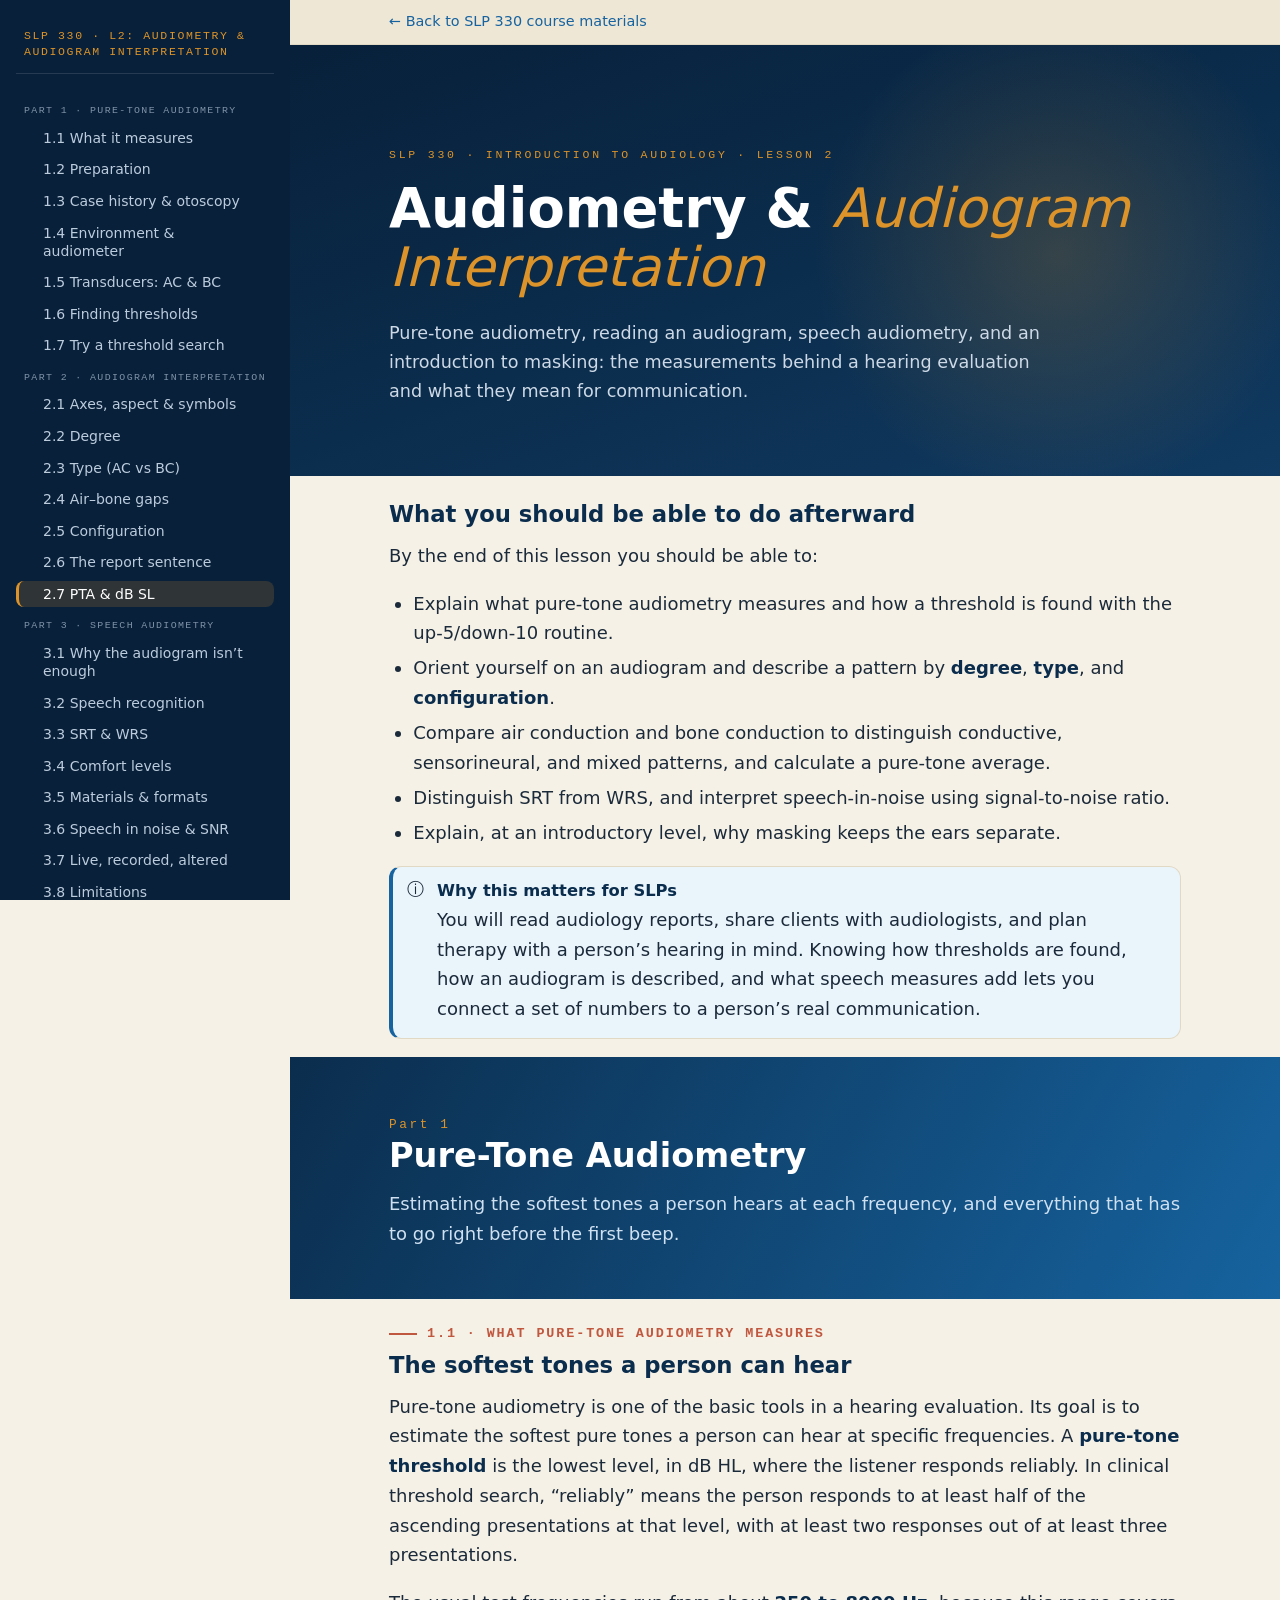
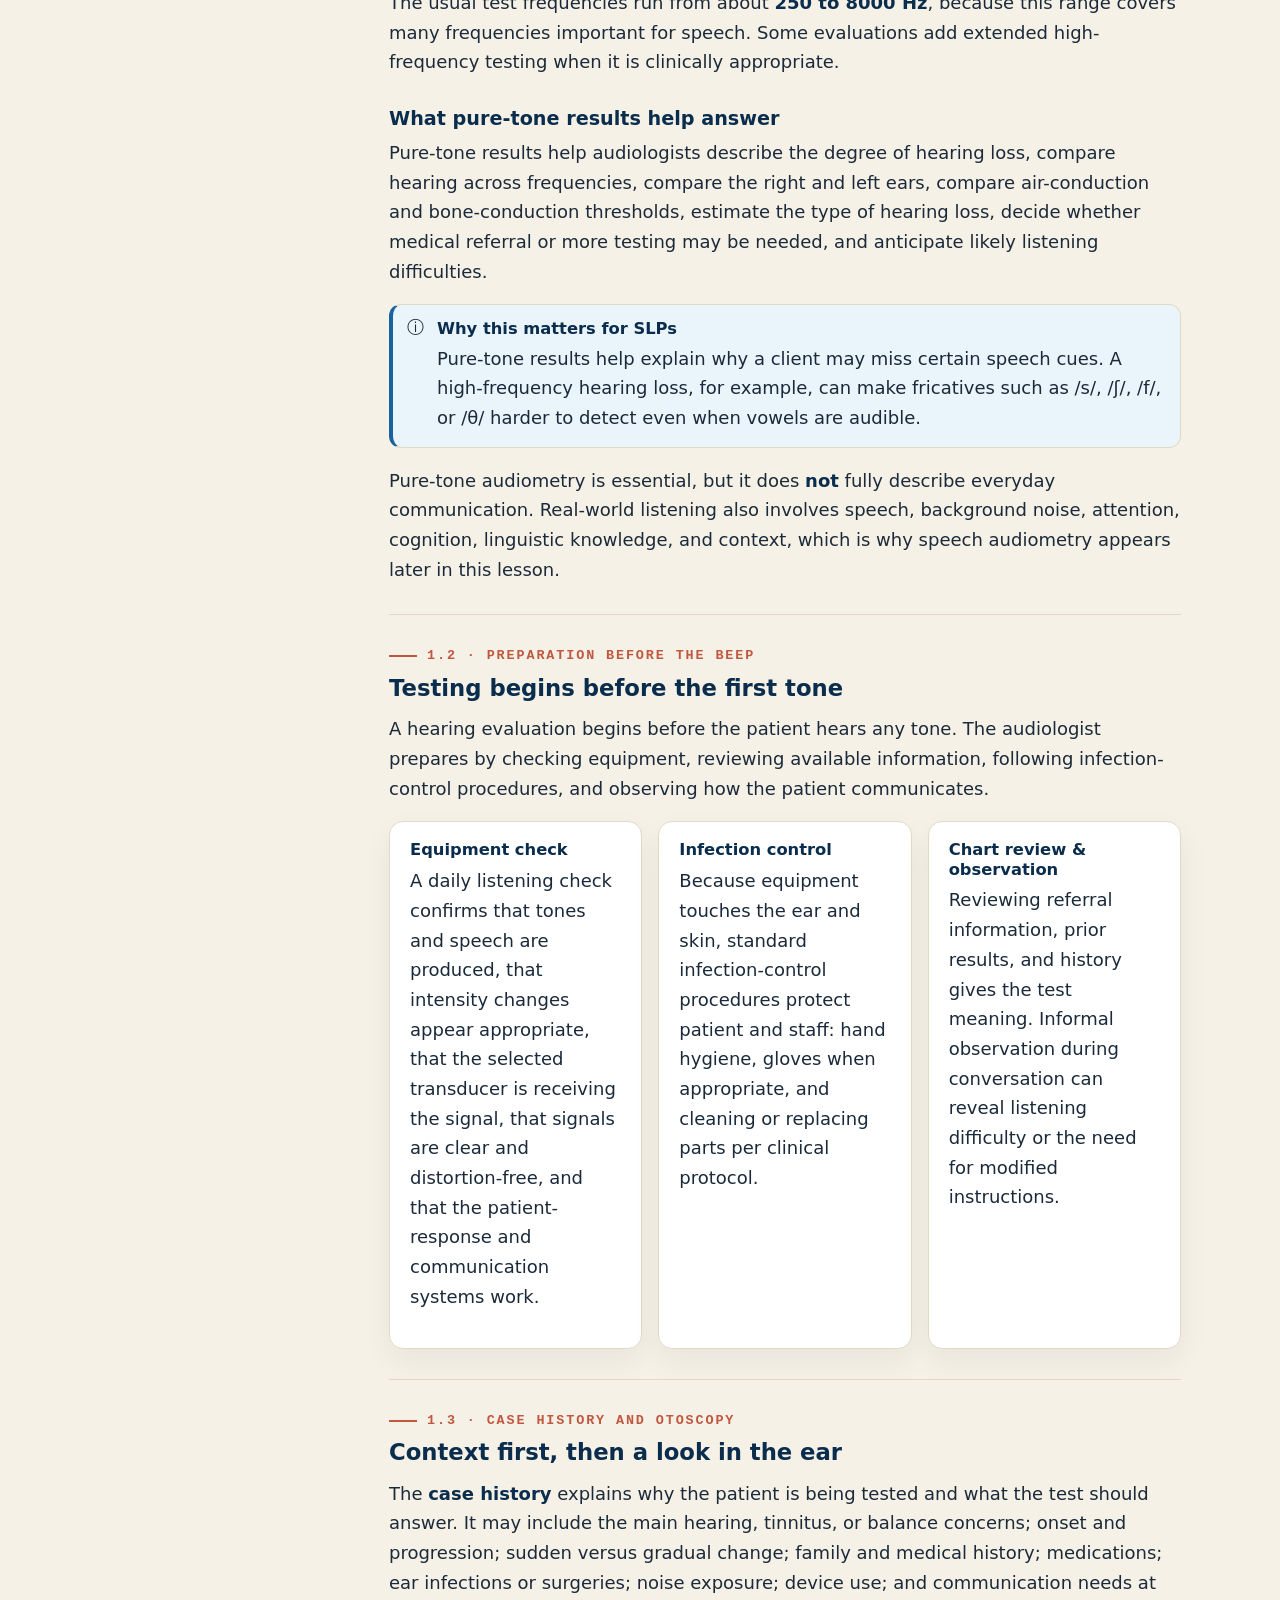
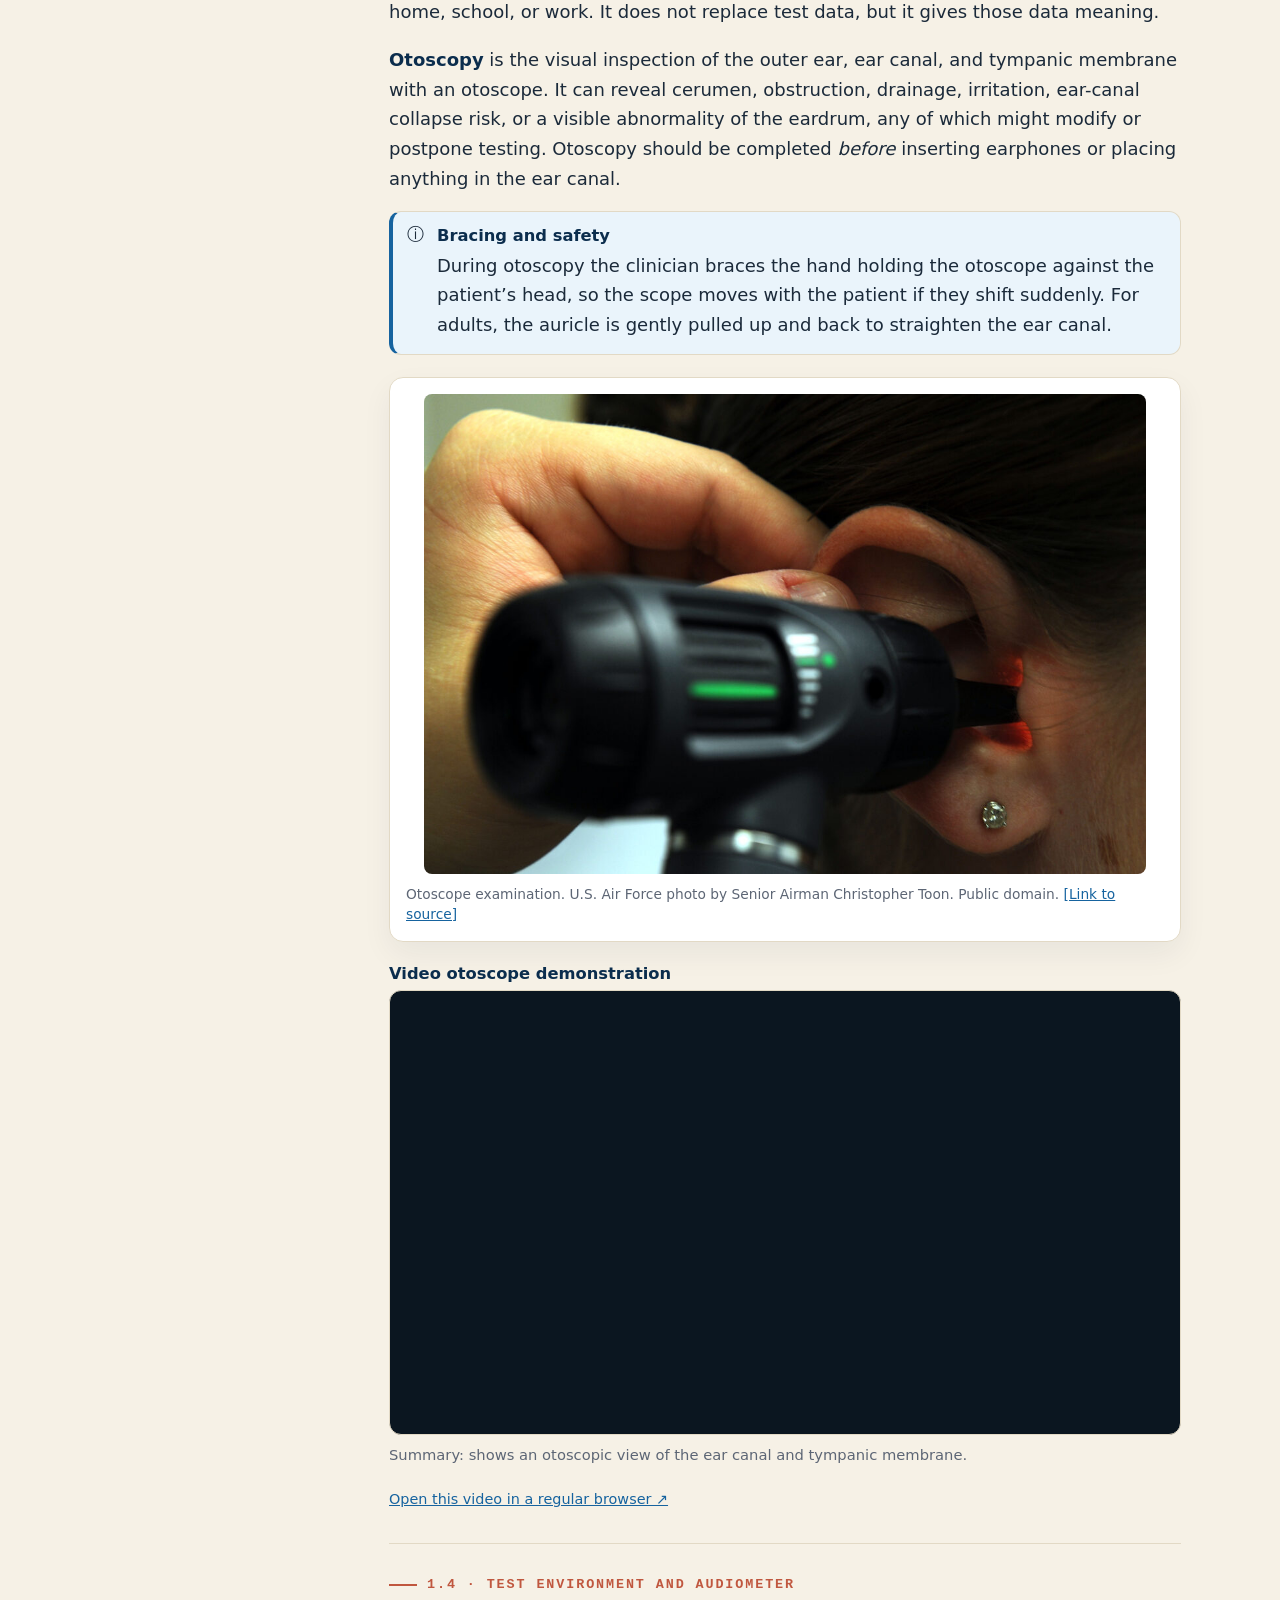
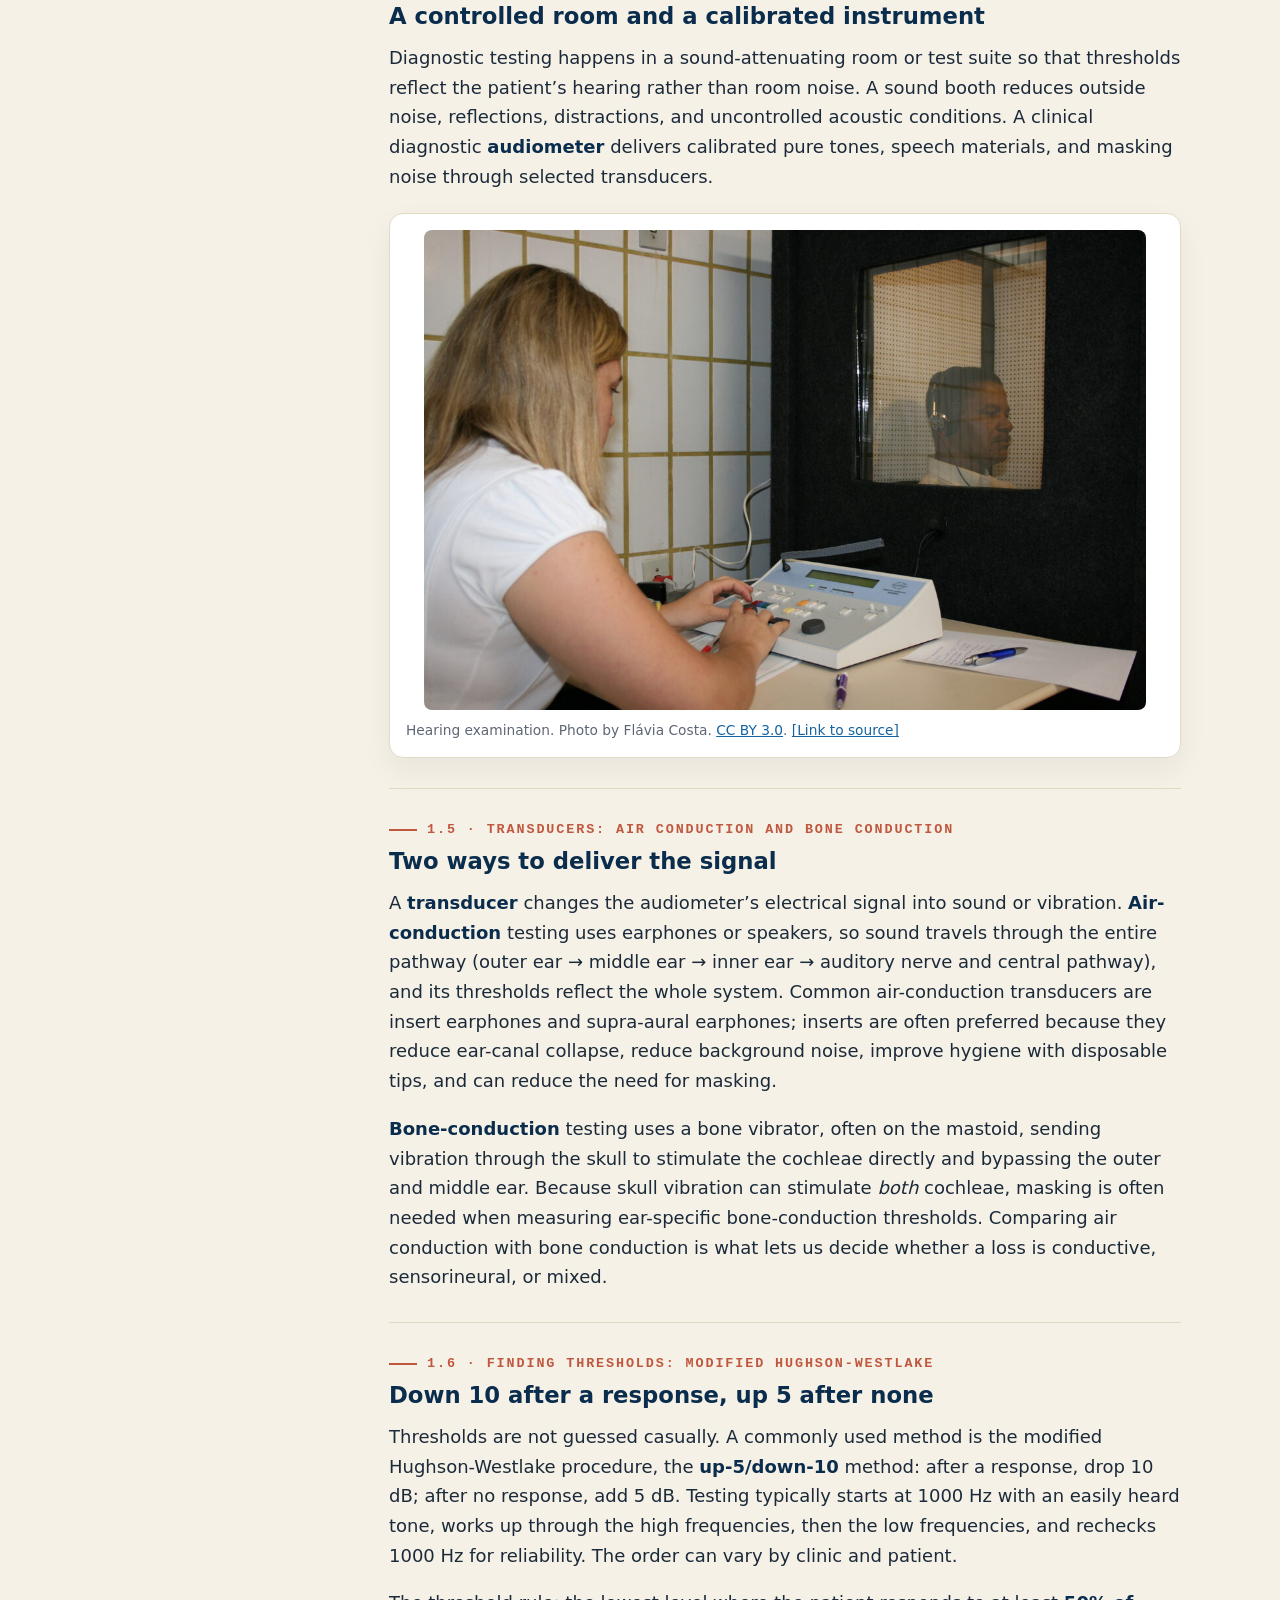
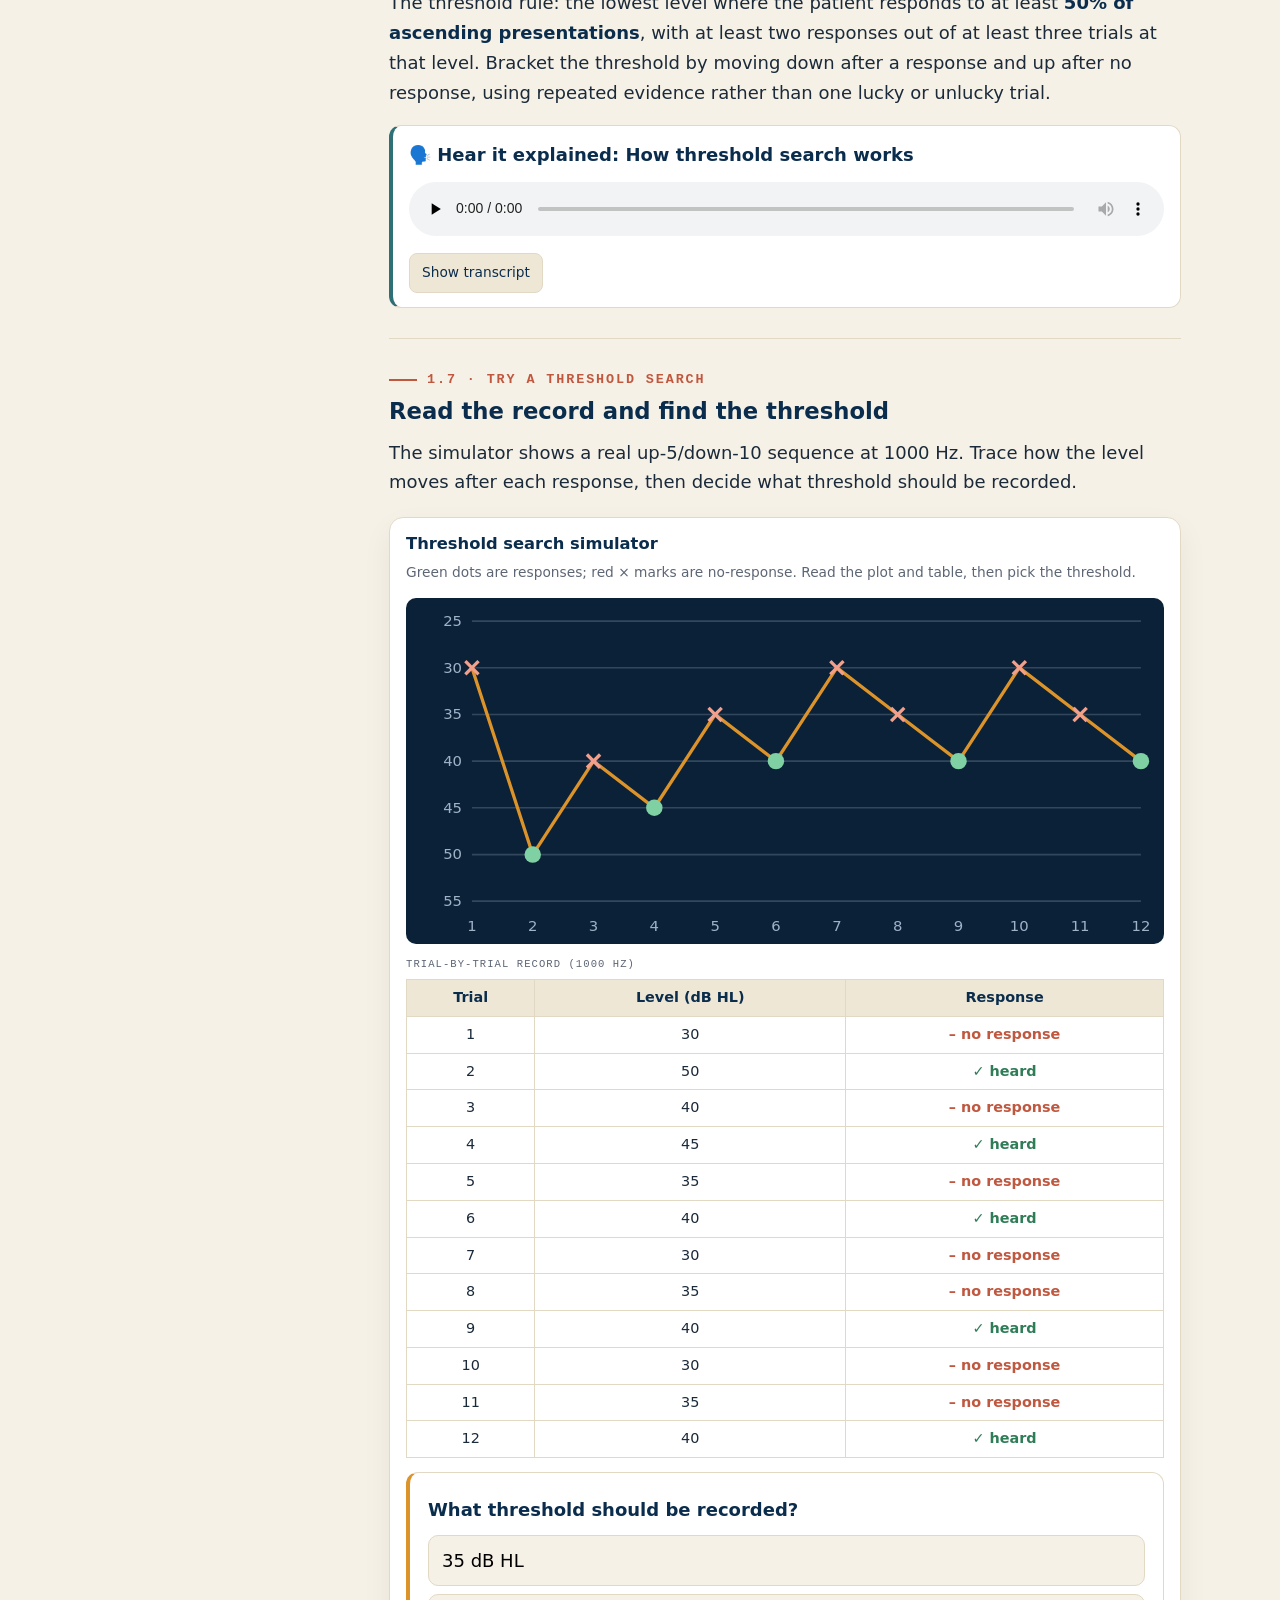
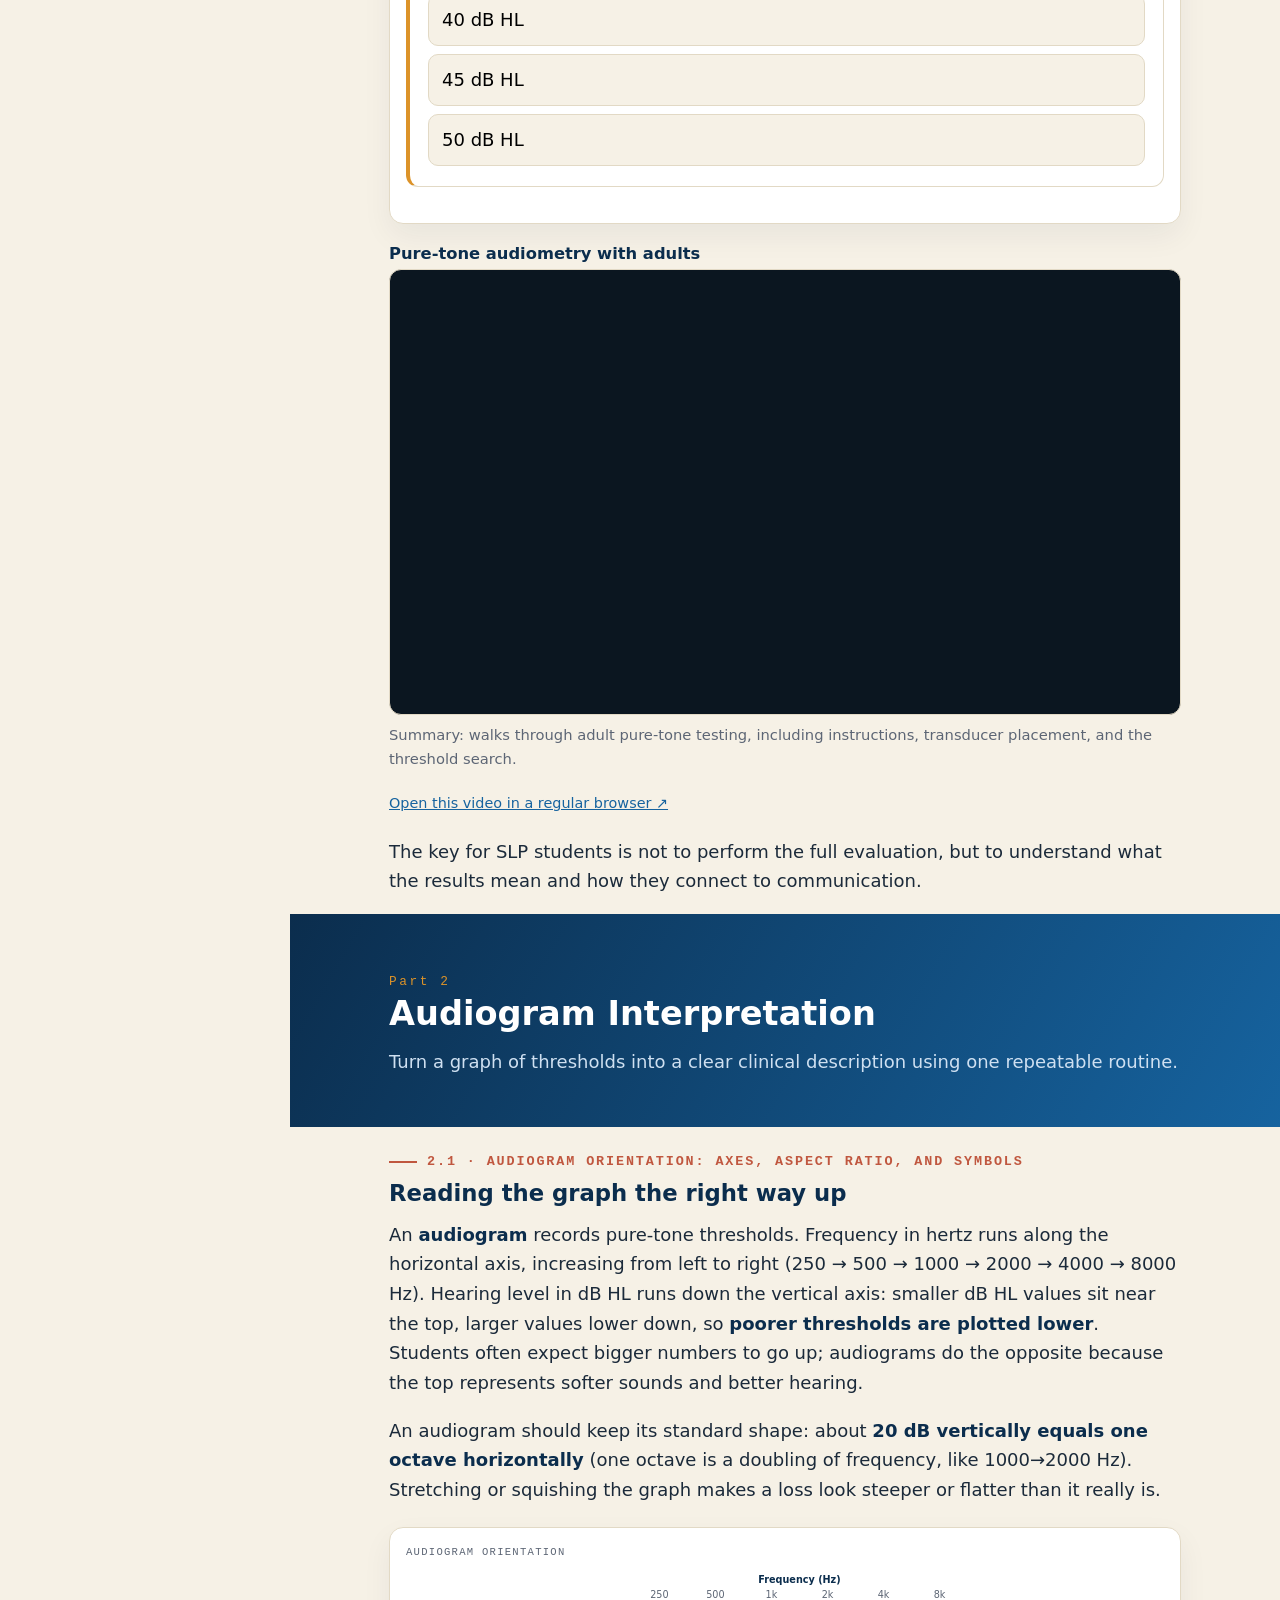
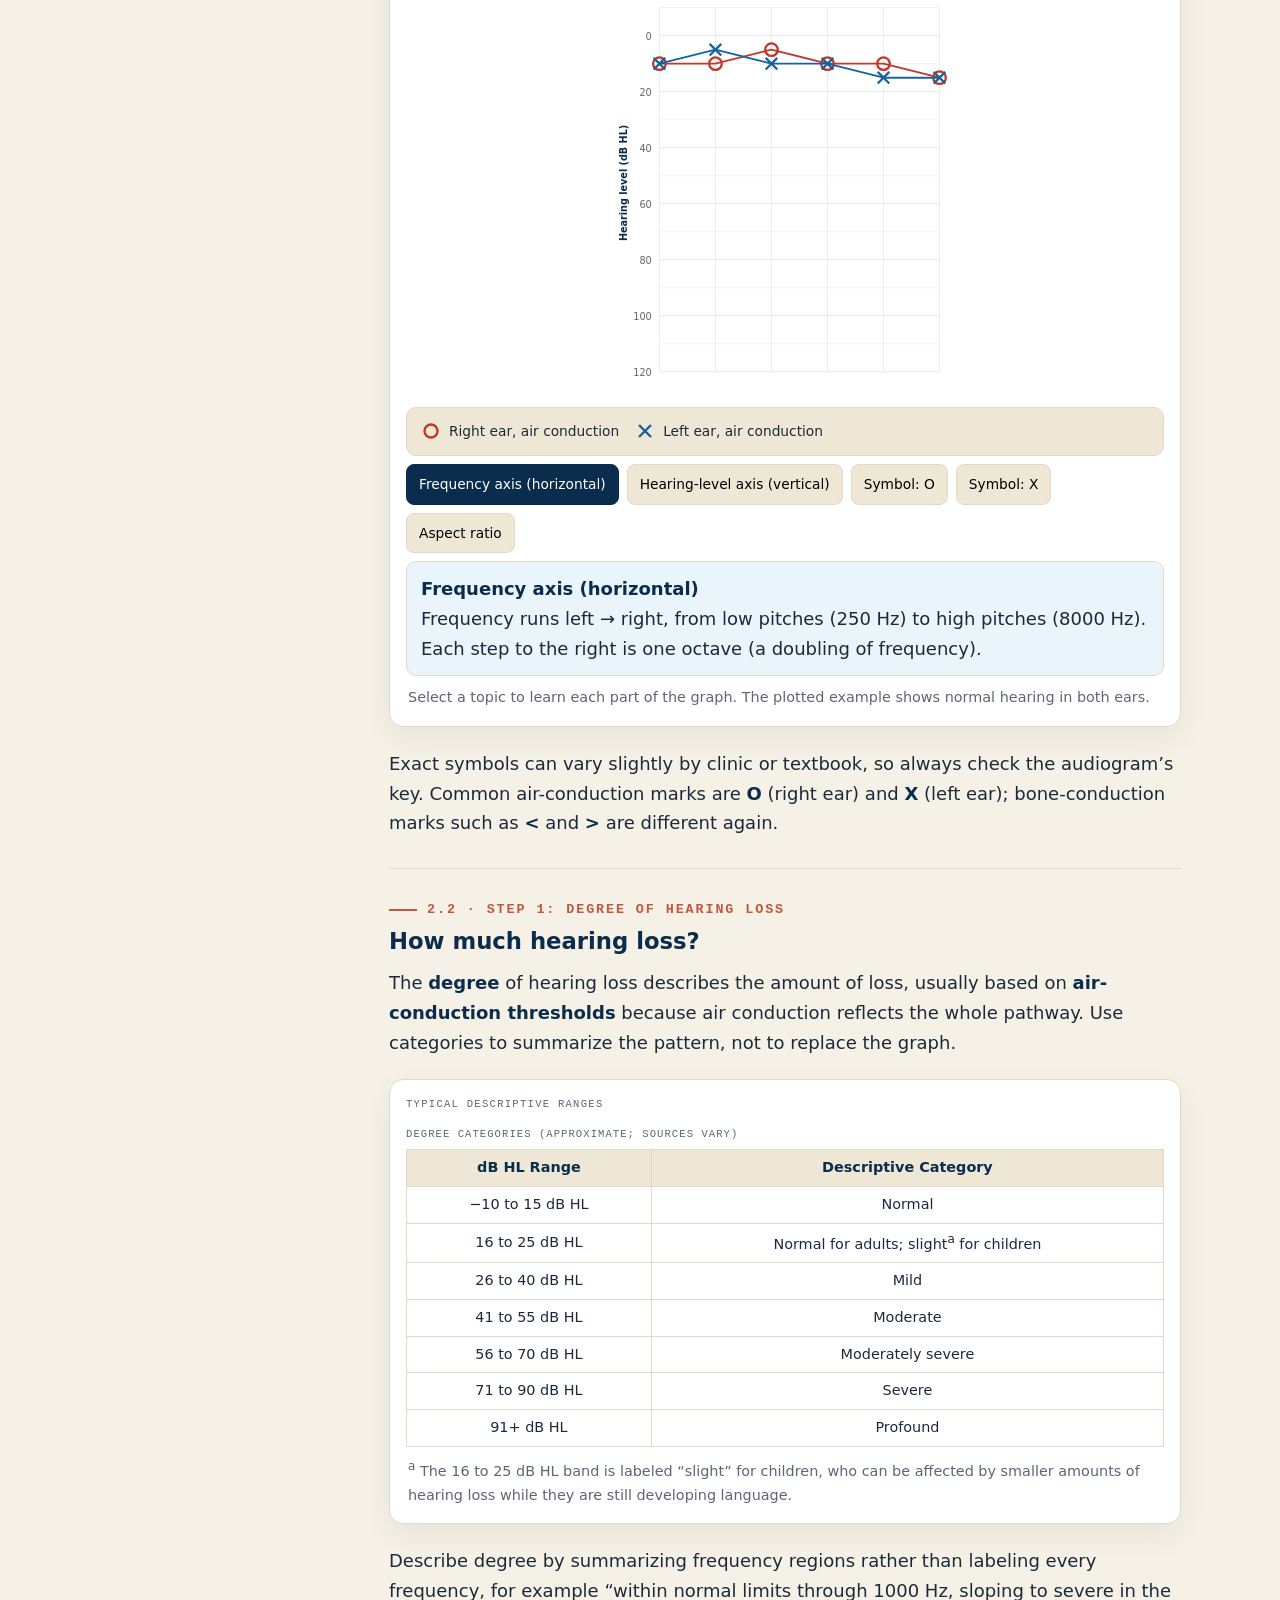
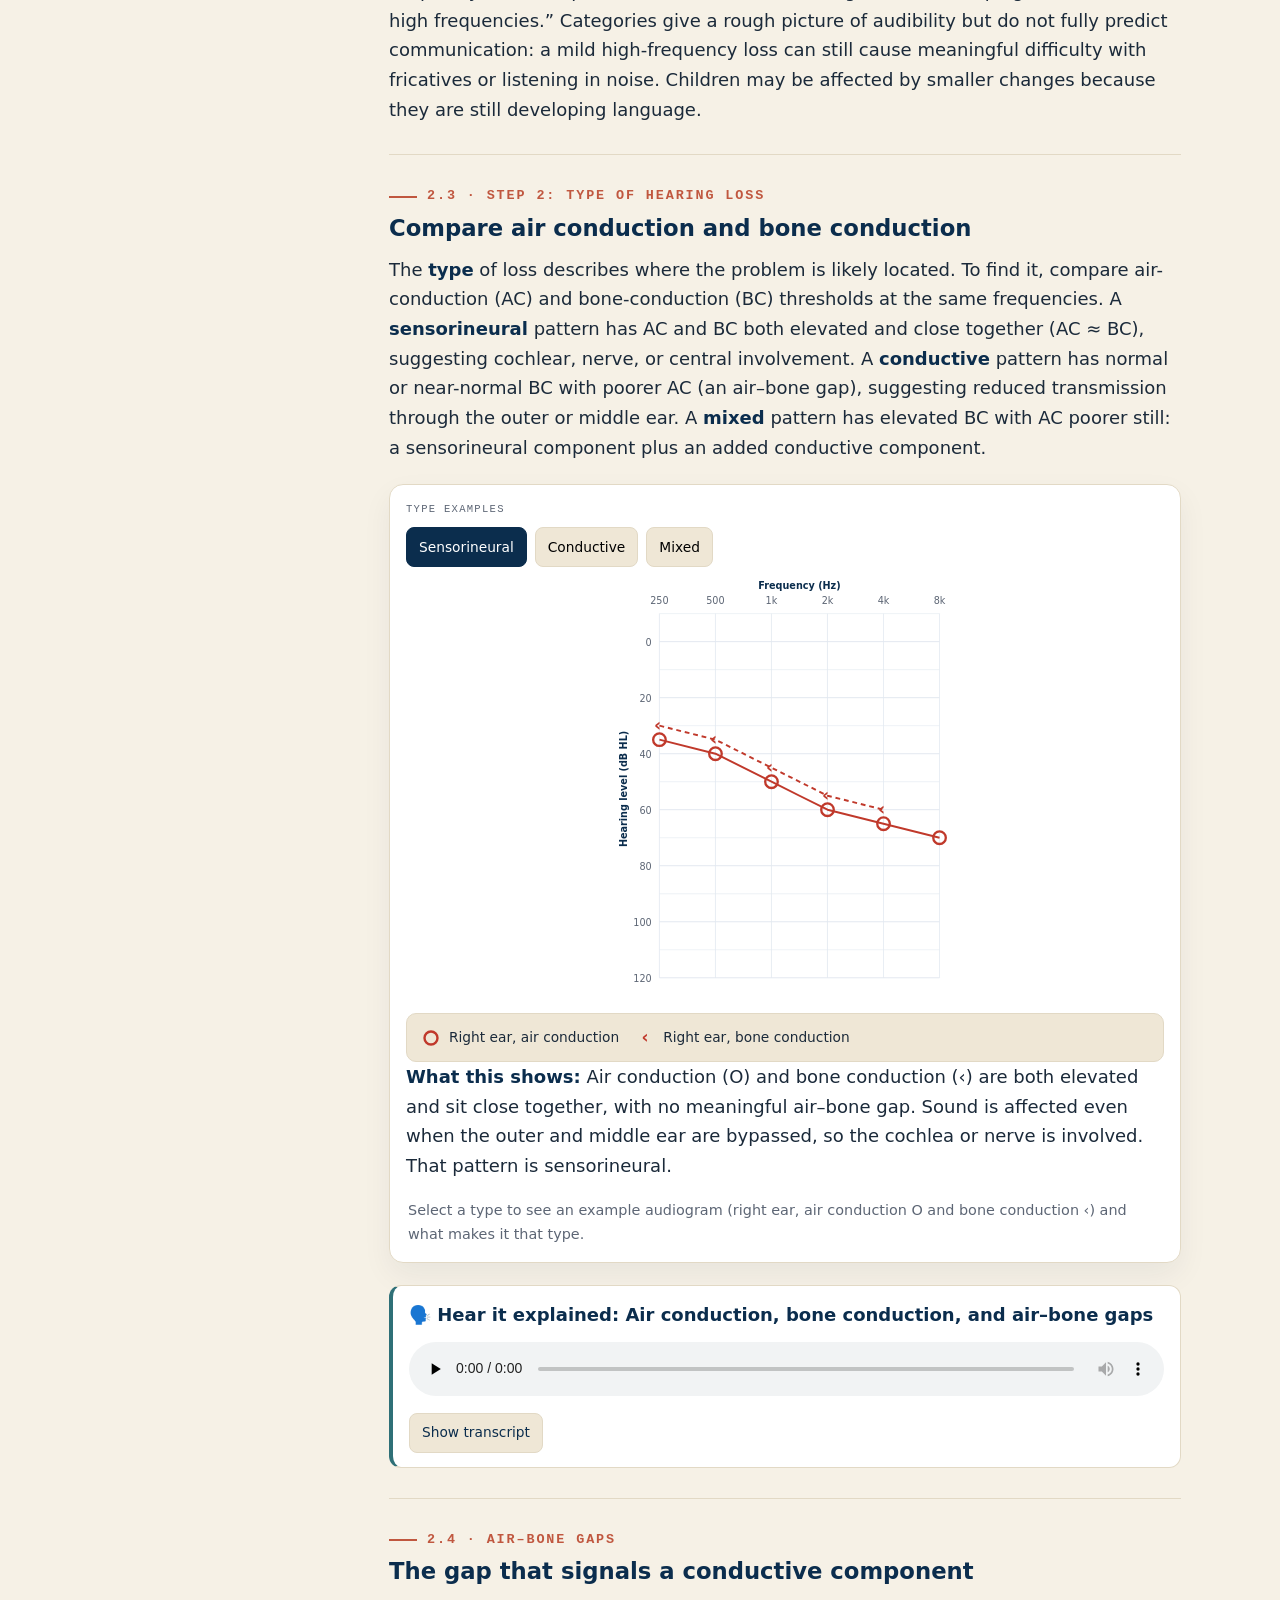
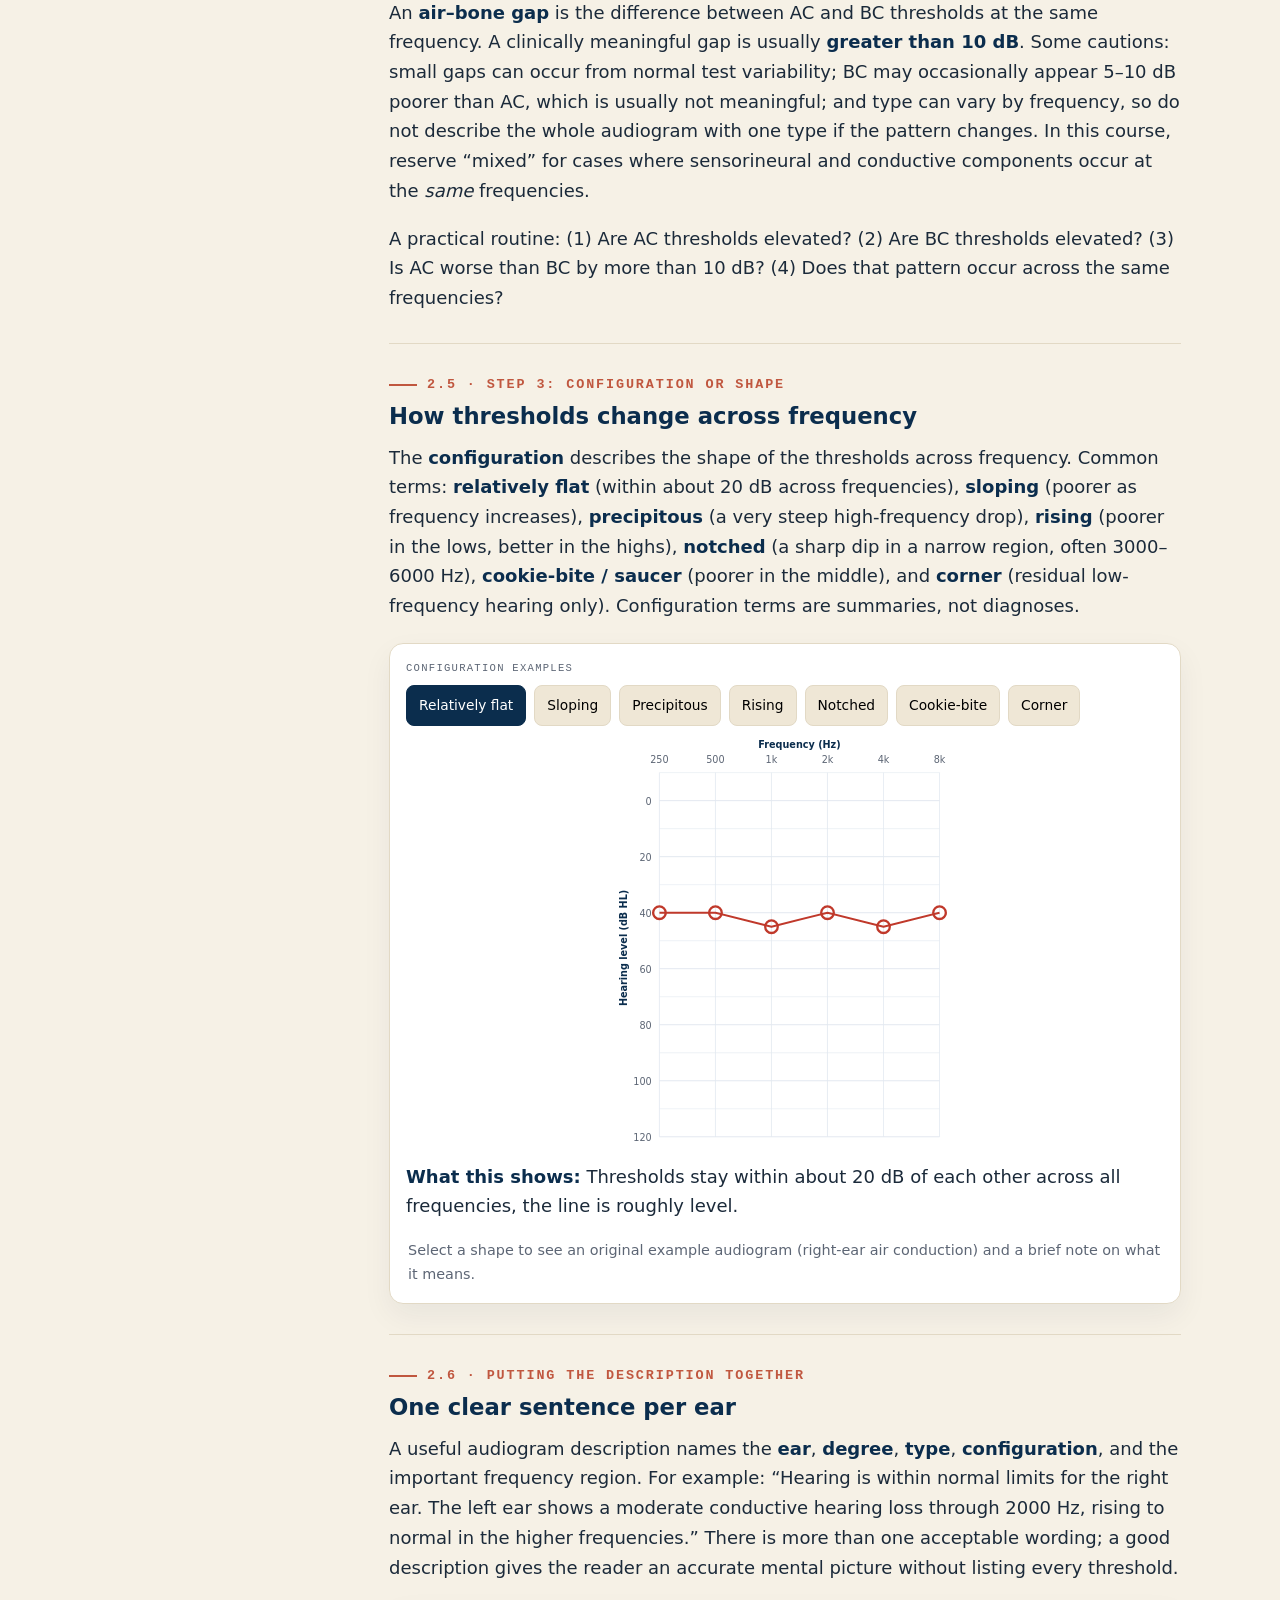
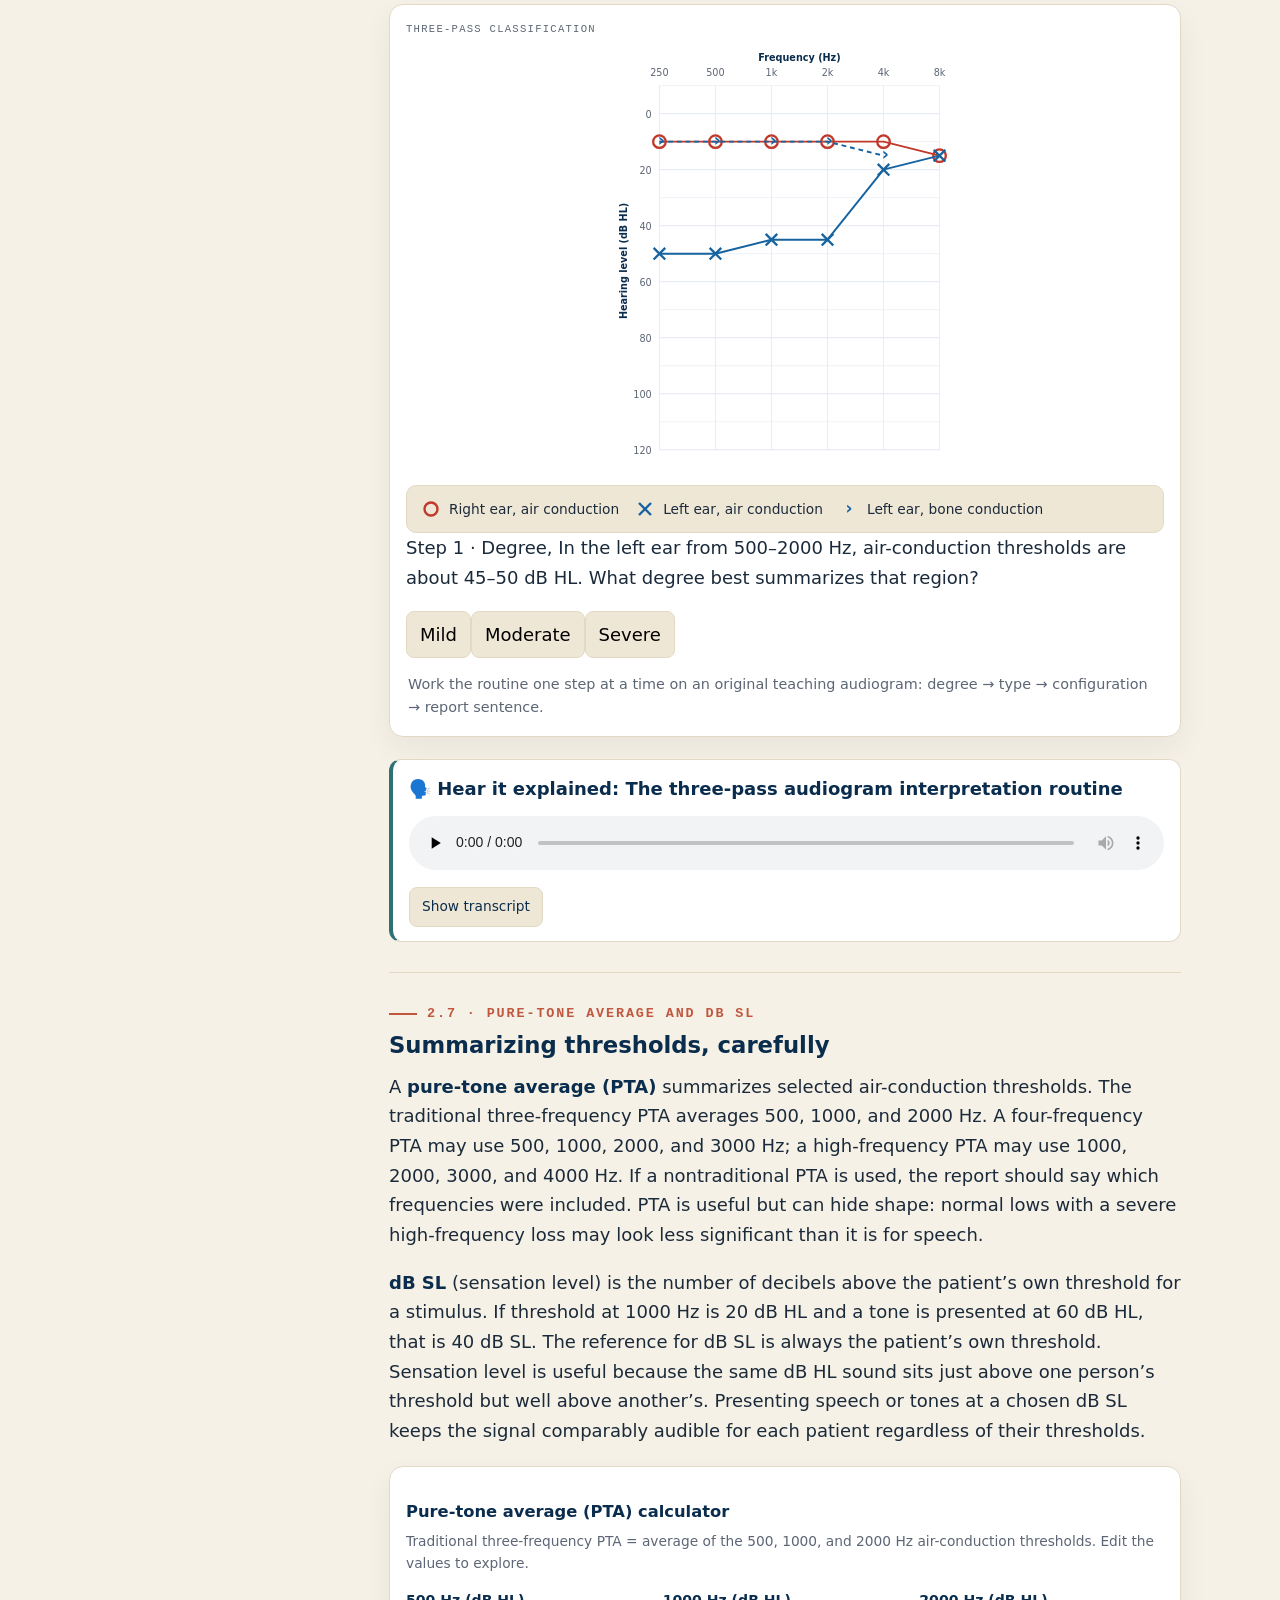
<file: l2/index.html>
<!DOCTYPE html>
<html lang="en">
<head>
<meta charset="utf-8">
<meta name="viewport" content="width=device-width, initial-scale=1">
<title>SLP 330: Introduction to Audiology, Lesson 2: Audiometry and Audiogram Interpretation</title>
<meta name="description" content="SLP 330 Lesson 2: pure-tone audiometry, audiogram interpretation, speech audiometry, and an introduction to masking.">
<link rel="stylesheet" href="css/styles.css">
<script>window.LESSON_MODE="studyguide";</script>
</head>
<body>
<a class="skip" href="#main">Skip to lesson content</a>
<div class="progress" id="progress" role="presentation"></div>


<!-- mobile top bar -->
<header class="topbar">
  <button class="nav-toggle" id="navToggle" aria-expanded="false" aria-controls="sidebar">&#9776; Contents</button>
  <a class="tb-brand" href="#top">SLP 330 <small>Introduction to Audiology</small></a>
</header>
<div class="sb-backdrop" id="sbBackdrop"></div>

<div class="app">
  <!-- sidebar -->
  <aside class="sidebar" id="sidebar" aria-label="Lesson navigation">
    <div class="brand">
      <span class="crs">SLP 330 · L2: Audiometry &amp; Audiogram Interpretation</span>
    </div>
    <nav class="menu" aria-label="Lesson sections">
      <ul>
        <li class="grp">Part 1 · Pure-tone audiometry</li>
        <li><a href="#s-1-1" class="sub">1.1 What it measures</a></li>
        <li><a href="#s-1-2" class="sub">1.2 Preparation <span class="state"></span></a></li>
        <li><a href="#s-1-3" class="sub">1.3 Case history &amp; otoscopy <span class="state"></span></a></li>
        <li><a href="#s-1-4" class="sub">1.4 Environment &amp; audiometer <span class="state"></span></a></li>
        <li><a href="#s-1-5" class="sub">1.5 Transducers: AC &amp; BC <span class="state"></span></a></li>
        <li><a href="#s-1-6" class="sub">1.6 Finding thresholds <span class="state"></span></a></li>
        <li><a href="#s-1-7" class="sub">1.7 Try a threshold search <span class="state"></span></a></li>
        <li class="grp">Part 2 · Audiogram interpretation</li>
        <li><a href="#s-2-1" class="sub">2.1 Axes, aspect &amp; symbols <span class="state"></span></a></li>
        <li><a href="#s-2-2" class="sub">2.2 Degree <span class="state"></span></a></li>
        <li><a href="#s-2-3" class="sub">2.3 Type (AC vs BC) <span class="state"></span></a></li>
        <li><a href="#s-2-4" class="sub">2.4 Air–bone gaps <span class="state"></span></a></li>
        <li><a href="#s-2-5" class="sub">2.5 Configuration <span class="state"></span></a></li>
        <li><a href="#s-2-6" class="sub">2.6 The report sentence <span class="state"></span></a></li>
        <li><a href="#s-2-7" class="sub">2.7 PTA &amp; dB SL <span class="state"></span></a></li>
        <li class="grp">Part 3 · Speech audiometry</li>
        <li><a href="#s-3-1" class="sub">3.1 Why the audiogram isn’t enough <span class="state"></span></a></li>
        <li><a href="#s-3-2" class="sub">3.2 Speech recognition <span class="state"></span></a></li>
        <li><a href="#s-3-3" class="sub">3.3 SRT &amp; WRS <span class="state"></span></a></li>
        <li><a href="#s-3-4" class="sub">3.4 Comfort levels <span class="state"></span></a></li>
        <li><a href="#s-3-5" class="sub">3.5 Materials &amp; formats <span class="state"></span></a></li>
        <li><a href="#s-3-6" class="sub">3.6 Speech in noise &amp; SNR <span class="state"></span></a></li>
        <li><a href="#s-3-7" class="sub">3.7 Live, recorded, altered <span class="state"></span></a></li>
        <li><a href="#s-3-8" class="sub">3.8 Limitations <span class="state"></span></a></li>
        <li class="grp">Part 4 · Masking</li>
        <li><a href="#s-4-1" class="sub">4.1 Why masking exists <span class="state"></span></a></li>
        <li><a href="#s-4-2" class="sub">4.2 Interaural attenuation <span class="state"></span></a></li>
        <li><a href="#s-4-3" class="sub">4.3 When masking may be needed <span class="state"></span></a></li>
        <li class="grp">Review</li>
        <li><a href="#sec-review" class="sub">Summary</a></li>
        <li><a href="#sec-glossary" class="sub">Glossary</a></li>
      </ul>
    </nav>
  </aside>

  <!-- content -->
  <div class="content">
  <main id="main" tabindex="-1">
  <span id="top"></span>

  <div class="course-backlink"><div class="container"><a href="../">&larr; Back to SLP 330 course materials</a></div></div>

  <!-- HERO -->
  <section class="hero" aria-labelledby="hero-h">
    <div class="container">
      <span class="eyebrow">SLP 330 · Introduction to Audiology · Lesson 2</span>
      <h1 id="hero-h">Audiometry &amp; <span class="acc">Audiogram Interpretation</span></h1>
      <p class="lede">Pure-tone audiometry, reading an audiogram, speech audiometry, and an introduction to masking: the measurements behind a hearing evaluation and what they mean for communication.</p>
    </div>
  </section>

  <!-- ORIENTATION -->
  <section id="sec-orientation" class="lesson">
    <div class="container">
      <h2>What you should be able to do afterward</h2>
      <p>By the end of this lesson you should be able to:</p>
      <ul>
        <li>Explain what pure-tone audiometry measures and how a threshold is found with the up-5/down-10 routine.</li>
        <li>Orient yourself on an audiogram and describe a pattern by <strong>degree</strong>, <strong>type</strong>, and <strong>configuration</strong>.</li>
        <li>Compare air conduction and bone conduction to distinguish conductive, sensorineural, and mixed patterns, and calculate a pure-tone average.</li>
        <li>Distinguish SRT from WRS, and interpret speech-in-noise using signal-to-noise ratio.</li>
        <li>Explain, at an introductory level, why masking keeps the ears separate.</li>
      </ul>

      <div class="callout c-clinical"><span class="ic" aria-hidden="true">&#9432;</span>
        <h4>Why this matters for SLPs</h4>
        <p>You will read audiology reports, share clients with audiologists, and plan therapy with a person’s hearing in mind. Knowing how thresholds are found, how an audiogram is described, and what speech measures add lets you connect a set of numbers to a person’s real communication.</p>
      </div>


    </div>
  </section>

  <!-- ===================== PART 1 ===================== -->
  <section class="lesson part-head">
    <div class="container">
      <span class="pnum">Part 1</span>
      <h2>Pure-Tone Audiometry</h2>
      <p>Estimating the softest tones a person hears at each frequency, and everything that has to go right before the first beep.</p>
    </div>
  </section>

  <section id="sec-p1a" class="lesson">
    <div class="container">
      <p class="kicker" id="s-1-1">1.1 · What pure-tone audiometry measures</p>
      <h2>The softest tones a person can hear</h2>
      <p>Pure-tone audiometry is one of the basic tools in a hearing evaluation. Its goal is to estimate the softest pure tones a person can hear at specific frequencies. A <strong>pure-tone threshold</strong> is the lowest level, in dB HL, where the listener responds reliably. In clinical threshold search, “reliably” means the person responds to at least half of the ascending presentations at that level, with at least two responses out of at least three presentations.</p>
      <p>The usual test frequencies run from about <strong>250 to 8000 Hz</strong>, because this range covers many frequencies important for speech. Some evaluations add extended high-frequency testing when it is clinically appropriate.</p>


      <h3>What pure-tone results help answer</h3>
      <p>Pure-tone results help audiologists describe the degree of hearing loss, compare hearing across frequencies, compare the right and left ears, compare air-conduction and bone-conduction thresholds, estimate the type of hearing loss, decide whether medical referral or more testing may be needed, and anticipate likely listening difficulties.</p>

      <div class="callout c-clinical"><span class="ic" aria-hidden="true">&#9432;</span>
        <h4>Why this matters for SLPs</h4>
        <p>Pure-tone results help explain why a client may miss certain speech cues. A high-frequency hearing loss, for example, can make fricatives such as /s/, /ʃ/, /f/, or /θ/ harder to detect even when vowels are audible.</p>
      </div>

      <p>Pure-tone audiometry is essential, but it does <strong>not</strong> fully describe everyday communication. Real-world listening also involves speech, background noise, attention, cognition, linguistic knowledge, and context, which is why speech audiometry appears later in this lesson.</p>
    </div>
  </section>

  <section id="sec-p1b" class="lesson locked-content">
    <div class="container">
      <p class="kicker" id="s-1-2">1.2 · Preparation before the beep</p>
      <h2>Testing begins before the first tone</h2>
      <p>A hearing evaluation begins before the patient hears any tone. The audiologist prepares by checking equipment, reviewing available information, following infection-control procedures, and observing how the patient communicates.</p>
      <div class="grid g3">
        <div class="card"><h4>Equipment check</h4><p>A daily listening check confirms that tones and speech are produced, that intensity changes appear appropriate, that the selected transducer is receiving the signal, that signals are clear and distortion-free, and that the patient-response and communication systems work.</p></div>
        <div class="card"><h4>Infection control</h4><p>Because equipment touches the ear and skin, standard infection-control procedures protect patient and staff: hand hygiene, gloves when appropriate, and cleaning or replacing parts per clinical protocol.</p></div>
        <div class="card"><h4>Chart review &amp; observation</h4><p>Reviewing referral information, prior results, and history gives the test meaning. Informal observation during conversation can reveal listening difficulty or the need for modified instructions.</p></div>
      </div>
    </div>
  </section>

  <section id="sec-p1c" class="lesson locked-content">
    <div class="container">
      <p class="kicker" id="s-1-3">1.3 · Case history and otoscopy</p>
      <h2>Context first, then a look in the ear</h2>
      <p>The <strong>case history</strong> explains why the patient is being tested and what the test should answer. It may include the main hearing, tinnitus, or balance concerns; onset and progression; sudden versus gradual change; family and medical history; medications; ear infections or surgeries; noise exposure; device use; and communication needs at home, school, or work. It does not replace test data, but it gives those data meaning.</p>
      <p><strong>Otoscopy</strong> is the visual inspection of the outer ear, ear canal, and tympanic membrane with an otoscope. It can reveal cerumen, obstruction, drainage, irritation, ear-canal collapse risk, or a visible abnormality of the eardrum, any of which might modify or postpone testing. Otoscopy should be completed <em>before</em> inserting earphones or placing anything in the ear canal.</p>

      <div class="callout c-clinical"><span class="ic" aria-hidden="true">&#9432;</span>
        <h4>Bracing and safety</h4>
        <p>During otoscopy the clinician braces the hand holding the otoscope against the patient’s head, so the scope moves with the patient if they shift suddenly. For adults, the auricle is gently pulled up and back to straighten the ear canal.</p>
      </div>

      <figure class="photo-fig" data-optional>
        <img src="images/l2_otoscope_exam_usaf_public_domain.jpg" alt="Clinician using an otoscope to examine a patient’s ear canal." loading="lazy">
        <div class="img-ph"><span class="ph-ic" aria-hidden="true">🖼️</span><span class="ph-t"><strong>Otoscope examination.</strong> U.S. Air Force photo, public domain.</span></div>
        <figcaption>Otoscope examination. U.S. Air Force photo by Senior Airman Christopher Toon. Public domain. <a href="https://commons.wikimedia.org/wiki/File:Otoscope_exam.JPG" target="_blank" rel="noopener">[Link to source]</a></figcaption>
      </figure>

      <div class="video-block">
        <h4>Video otoscope demonstration</h4>
        <div class="video-frame"><iframe loading="lazy" src="https://www.youtube-nocookie.com/embed/WZ1O42JZrsQ" title="Video otoscope demonstration" allowfullscreen referrerpolicy="strict-origin-when-cross-origin"></iframe></div>
        <p class="video-meta">Summary: shows an otoscopic view of the ear canal and tympanic membrane.</p>
        <a class="video-fallback" href="https://www.youtube.com/watch?v=WZ1O42JZrsQ" target="_blank" rel="noopener">Open this video in a regular browser &#8599;</a>
      </div>
    </div>
  </section>

  <section id="sec-p1d" class="lesson locked-content">
    <div class="container">
      <p class="kicker" id="s-1-4">1.4 · Test environment and audiometer</p>
      <h2>A controlled room and a calibrated instrument</h2>
      <p>Diagnostic testing happens in a sound-attenuating room or test suite so that thresholds reflect the patient’s hearing rather than room noise. A sound booth reduces outside noise, reflections, distractions, and uncontrolled acoustic conditions. A clinical diagnostic <strong>audiometer</strong> delivers calibrated pure tones, speech materials, and masking noise through selected transducers.</p>

      <figure class="photo-fig" data-optional>
        <img src="images/l2_hearing_exam_ccby3.jpg" alt="Person seated during a hearing examination." loading="lazy">
        <div class="img-ph"><span class="ph-ic" aria-hidden="true">🖼️</span><span class="ph-t"><strong>Hearing examination.</strong> Photo by Flávia Costa. CC BY 3.0.</span></div>
        <figcaption>Hearing examination. Photo by Flávia Costa. <a href="https://creativecommons.org/licenses/by/3.0/" target="_blank" rel="noopener">CC BY 3.0</a>. <a href="https://commons.wikimedia.org/wiki/File:HearingExam.jpg" target="_blank" rel="noopener">[Link to source]</a></figcaption>
      </figure>


      <p class="kicker" id="s-1-5">1.5 · Transducers: air conduction and bone conduction</p>
      <h3>Two ways to deliver the signal</h3>
      <p>A <strong>transducer</strong> changes the audiometer’s electrical signal into sound or vibration. <strong>Air-conduction</strong> testing uses earphones or speakers, so sound travels through the entire pathway (outer ear → middle ear → inner ear → auditory nerve and central pathway), and its thresholds reflect the whole system. Common air-conduction transducers are insert earphones and supra-aural earphones; inserts are often preferred because they reduce ear-canal collapse, reduce background noise, improve hygiene with disposable tips, and can reduce the need for masking.</p>
      <p><strong>Bone-conduction</strong> testing uses a bone vibrator, often on the mastoid, sending vibration through the skull to stimulate the cochleae directly and bypassing the outer and middle ear. Because skull vibration can stimulate <em>both</em> cochleae, masking is often needed when measuring ear-specific bone-conduction thresholds. Comparing air conduction with bone conduction is what lets us decide whether a loss is conductive, sensorineural, or mixed.</p>
    </div>
  </section>

  <section id="sec-p1e" class="lesson locked-content">
    <div class="container">
      <p class="kicker" id="s-1-6">1.6 · Finding thresholds: modified Hughson-Westlake</p>
      <h2>Down 10 after a response, up 5 after none</h2>
      <p>Thresholds are not guessed casually. A commonly used method is the modified Hughson-Westlake procedure, the <strong>up-5/down-10</strong> method: after a response, drop 10 dB; after no response, add 5 dB. Testing typically starts at 1000 Hz with an easily heard tone, works up through the high frequencies, then the low frequencies, and rechecks 1000 Hz for reliability. The order can vary by clinic and patient.</p>
      <p>The threshold rule: the lowest level where the patient responds to at least <strong>50% of ascending presentations</strong>, with at least two responses out of at least three trials at that level. Bracket the threshold by moving down after a response and up after no response, using repeated evidence rather than one lucky or unlucky trial.</p>

      <div class="audio-block">
        <div class="ab-head"><span class="ab-title">🗣️ Hear it explained: How threshold search works</span></div>
        <audio controls preload="none" src="audio/l2_01_threshold_search.mp3">Your browser does not support audio playback; the transcript below has the full content.</audio>
        <button class="tr-toggle" type="button" aria-expanded="false">Show transcript</button>
        <div class="transcript">
          <p>The up-five, down-ten method can look strange until you realize what the audiologist is trying to do. The goal is not to find the first level the person ever hears. The goal is to find the softest level where the person responds reliably.</p>
          <p>Start with the basic movement rule. If the patient hears the tone and responds, the next presentation goes down by ten decibels. That makes the tone softer. If the patient does not respond, the next presentation goes up by five decibels. That makes the tone just a little louder. So the test brackets the threshold from both sides.</p>
          <p>Imagine that thirty decibels is too soft, fifty is clearly heard, forty is not heard, forty-five is heard, thirty-five is not heard, and forty is heard. The procedure keeps circling around the area where hearing changes from no response to response. We are not looking for a perfect yes-or-no boundary, because human responses vary. We are looking for a level that meets the threshold rule.</p>
          <p>That rule is: the lowest level where the person responds to at least half of the ascending presentations, with at least two responses out of at least three trials at that level. If forty decibels is heard reliably, and thirty-five decibels is not, then forty decibels is the threshold.</p>
          <p>The clinical idea is simple: move down after a response, move up after no response, and use repeated evidence to avoid guessing from one lucky or unlucky trial.</p>
        </div>
      </div>

      <p class="kicker" id="s-1-7">1.7 · Try a threshold search</p>
      <h3>Read the record and find the threshold</h3>
      <p>The simulator shows a real up-5/down-10 sequence at 1000 Hz. Trace how the level moves after each response, then decide what threshold should be recorded.</p>

      <div class="thresh-sim" id="thresh-sim"></div>

      <div class="video-block">
        <h4>Pure-tone audiometry with adults</h4>
        <div class="video-frame"><iframe loading="lazy" src="https://www.youtube-nocookie.com/embed/9u9Ja4wyUaU" title="Pure-tone audiometry with adults" allowfullscreen referrerpolicy="strict-origin-when-cross-origin"></iframe></div>
        <p class="video-meta">Summary: walks through adult pure-tone testing, including instructions, transducer placement, and the threshold search.</p>
        <a class="video-fallback" href="https://www.youtube.com/watch?v=9u9Ja4wyUaU" target="_blank" rel="noopener">Open this video in a regular browser &#8599;</a>
      </div>

      <p>The key for SLP students is not to perform the full evaluation, but to understand what the results mean and how they connect to communication.</p>
    </div>
  </section>

  <!-- ===================== PART 2 ===================== -->
  <section class="lesson part-head">
    <div class="container">
      <span class="pnum">Part 2</span>
      <h2>Audiogram Interpretation</h2>
      <p>Turn a graph of thresholds into a clear clinical description using one repeatable routine.</p>
    </div>
  </section>

  <section id="sec-p2a" class="lesson locked-content">
    <div class="container">
      <p class="kicker" id="s-2-1">2.1 · Audiogram orientation: axes, aspect ratio, and symbols</p>
      <h2>Reading the graph the right way up</h2>
      <p>An <strong>audiogram</strong> records pure-tone thresholds. Frequency in hertz runs along the horizontal axis, increasing from left to right (250 → 500 → 1000 → 2000 → 4000 → 8000 Hz). Hearing level in dB HL runs down the vertical axis: smaller dB HL values sit near the top, larger values lower down, so <strong>poorer thresholds are plotted lower</strong>. Students often expect bigger numbers to go up; audiograms do the opposite because the top represents softer sounds and better hearing.</p>
      <p>An audiogram should keep its standard shape: about <strong>20 dB vertically equals one octave horizontally</strong> (one octave is a doubling of frequency, like 1000→2000 Hz). Stretching or squishing the graph makes a loss look steeper or flatter than it really is.</p>

      <div class="fig">
        <p class="fig-title">Audiogram orientation</p>
        <div id="audiogram-orient"></div>
        <p class="cap">Select a topic to learn each part of the graph. The plotted example shows normal hearing in both ears.</p>
      </div>


      <p>Exact symbols can vary slightly by clinic or textbook, so always check the audiogram’s key. Common air-conduction marks are <strong>O</strong> (right ear) and <strong>X</strong> (left ear); bone-conduction marks such as <strong>&lt;</strong> and <strong>&gt;</strong> are different again.</p>
    </div>
  </section>

  <section id="sec-p2b" class="lesson locked-content">
    <div class="container">
      <p class="kicker" id="s-2-2">2.2 · Step 1: degree of hearing loss</p>
      <h2>How much hearing loss?</h2>
      <p>The <strong>degree</strong> of hearing loss describes the amount of loss, usually based on <strong>air-conduction thresholds</strong> because air conduction reflects the whole pathway. Use categories to summarize the pattern, not to replace the graph.</p>
      <div class="fig">
        <p class="fig-title">Typical descriptive ranges</p>
        <table class="thresh-table"><caption>Degree categories (approximate; sources vary)</caption>
          <thead><tr><th>dB HL Range</th><th>Descriptive Category</th></tr></thead>
          <tbody>
            <tr><td>−10 to 15 dB HL</td><td>Normal</td></tr>
            <tr><td>16 to 25 dB HL</td><td>Normal for adults; slight<sup>a</sup> for children</td></tr>
            <tr><td>26 to 40 dB HL</td><td>Mild</td></tr>
            <tr><td>41 to 55 dB HL</td><td>Moderate</td></tr>
            <tr><td>56 to 70 dB HL</td><td>Moderately severe</td></tr>
            <tr><td>71 to 90 dB HL</td><td>Severe</td></tr>
            <tr><td>91+ dB HL</td><td>Profound</td></tr>
          </tbody>
        </table>
        <p class="cap"><sup>a</sup> The 16 to 25 dB HL band is labeled “slight” for children, who can be affected by smaller amounts of hearing loss while they are still developing language.</p>
      </div>
      <p>Describe degree by summarizing frequency regions rather than labeling every frequency, for example “within normal limits through 1000 Hz, sloping to severe in the high frequencies.” Categories give a rough picture of audibility but do not fully predict communication: a mild high-frequency loss can still cause meaningful difficulty with fricatives or listening in noise. Children may be affected by smaller changes because they are still developing language.</p>
    </div>
  </section>

  <section id="sec-p2c" class="lesson locked-content">
    <div class="container">
      <p class="kicker" id="s-2-3">2.3 · Step 2: type of hearing loss</p>
      <h2>Compare air conduction and bone conduction</h2>
      <p>The <strong>type</strong> of loss describes where the problem is likely located. To find it, compare air-conduction (AC) and bone-conduction (BC) thresholds at the same frequencies. A <strong>sensorineural</strong> pattern has AC and BC both elevated and close together (AC ≈ BC), suggesting cochlear, nerve, or central involvement. A <strong>conductive</strong> pattern has normal or near-normal BC with poorer AC (an air–bone gap), suggesting reduced transmission through the outer or middle ear. A <strong>mixed</strong> pattern has elevated BC with AC poorer still: a sensorineural component plus an added conductive component.</p>

      <div class="fig">
        <p class="fig-title">Type examples</p>
        <div id="type-explorer"></div>
        <p class="cap">Select a type to see an example audiogram (right ear, air conduction O and bone conduction ‹) and what makes it that type.</p>
      </div>

      <div class="audio-block">
        <div class="ab-head"><span class="ab-title">🗣️ Hear it explained: Air conduction, bone conduction, and air–bone gaps</span></div>
        <audio controls preload="none" src="audio/l2_03_ac_bc_air_bone_gap.mp3">Your browser does not support audio playback; the transcript below has the full content.</audio>
        <button class="tr-toggle" type="button" aria-expanded="false">Show transcript</button>
        <div class="transcript">
          <p>The easiest way to understand type of hearing loss is to remember what air conduction and bone conduction include.</p>
          <p>Air conduction sends sound through the whole system: outer ear, middle ear, inner ear, auditory nerve, and central pathway. Bone conduction bypasses the outer and middle ear and stimulates the cochleae through skull vibration. That difference is powerful, because it lets us compare the delivery system with the sensorineural system.</p>
          <p>If air and bone thresholds are both elevated and close together, the problem is not just a blocked outer or middle ear. Sound is affected even when we bypass that conductive pathway. That pattern is sensorineural.</p>
          <p>If bone conduction is normal but air conduction is poorer, the cochlea is responding reasonably well when we bypass the outer and middle ear. The problem is the delivery of sound to the cochlea. That pattern is conductive.</p>
          <p>If bone conduction is elevated, but air conduction is even poorer, both things are happening. There is sensorineural involvement because bone is not normal, and there is a conductive component because air is worse than bone. That pattern is mixed.</p>
          <p>The difference between air and bone at the same frequency is the air–bone gap. Small gaps can happen because of testing variability. In this lesson, think of gaps greater than ten decibels as clinically meaningful. The key is always the same: compare air and bone at the same frequency before you name the type.</p>
        </div>
      </div>

    </div>
  </section>

  <section id="sec-p2d" class="lesson locked-content">
    <div class="container">
      <p class="kicker" id="s-2-4">2.4 · Air–bone gaps</p>
      <h2>The gap that signals a conductive component</h2>
      <p>An <strong>air–bone gap</strong> is the difference between AC and BC thresholds at the same frequency. A clinically meaningful gap is usually <strong>greater than 10 dB</strong>. Some cautions: small gaps can occur from normal test variability; BC may occasionally appear 5–10 dB poorer than AC, which is usually not meaningful; and type can vary by frequency, so do not describe the whole audiogram with one type if the pattern changes. In this course, reserve “mixed” for cases where sensorineural and conductive components occur at the <em>same</em> frequencies.</p>
      <p>A practical routine: (1) Are AC thresholds elevated? (2) Are BC thresholds elevated? (3) Is AC worse than BC by more than 10 dB? (4) Does that pattern occur across the same frequencies?</p>


      <p class="kicker" id="s-2-5">2.5 · Step 3: configuration or shape</p>
      <h3>How thresholds change across frequency</h3>
      <p>The <strong>configuration</strong> describes the shape of the thresholds across frequency. Common terms: <strong>relatively flat</strong> (within about 20 dB across frequencies), <strong>sloping</strong> (poorer as frequency increases), <strong>precipitous</strong> (a very steep high-frequency drop), <strong>rising</strong> (poorer in the lows, better in the highs), <strong>notched</strong> (a sharp dip in a narrow region, often 3000–6000 Hz), <strong>cookie-bite / saucer</strong> (poorer in the middle), and <strong>corner</strong> (residual low-frequency hearing only). Configuration terms are summaries, not diagnoses.</p>

      <div class="fig">
        <p class="fig-title">Configuration examples</p>
        <div id="config-explorer"></div>
        <p class="cap">Select a shape to see an original example audiogram (right-ear air conduction) and a brief note on what it means.</p>
      </div>
    </div>
  </section>

  <section id="sec-p2e" class="lesson locked-content">
    <div class="container">
      <p class="kicker" id="s-2-6">2.6 · Putting the description together</p>
      <h2>One clear sentence per ear</h2>
      <p>A useful audiogram description names the <strong>ear</strong>, <strong>degree</strong>, <strong>type</strong>, <strong>configuration</strong>, and the important frequency region. For example: “Hearing is within normal limits for the right ear. The left ear shows a moderate conductive hearing loss through 2000 Hz, rising to normal in the higher frequencies.” There is more than one acceptable wording; a good description gives the reader an accurate mental picture without listing every threshold.</p>

      <div class="fig">
        <p class="fig-title">Three-pass classification</p>
        <div id="audiogram-classify"></div>
        <p class="cap">Work the routine one step at a time on an original teaching audiogram: degree → type → configuration → report sentence.</p>
      </div>

      <div class="audio-block">
        <div class="ab-head"><span class="ab-title">🗣️ Hear it explained: The three-pass audiogram interpretation routine</span></div>
        <audio controls preload="none" src="audio/l2_02_audiogram_interpretation.mp3">Your browser does not support audio playback; the transcript below has the full content.</audio>
        <button class="tr-toggle" type="button" aria-expanded="false">Show transcript</button>
        <div class="transcript">
          <p>When you first look at an audiogram, do not try to understand everything at once. Use a routine. I like to think of it as three passes through the same graph.</p>
          <p>First pass: degree. Look at the air-conduction thresholds and ask, how much hearing loss is there in each ear? Are the thresholds within normal limits, mild, moderate, severe, or somewhere in between? Do not list every frequency unless you need to. Summarize regions. For example: normal through one thousand hertz, then moderate in the high frequencies.</p>
          <p>Second pass: type. Now compare air conduction and bone conduction at the same frequencies. If air and bone are both elevated and close together, think sensorineural pattern. If bone conduction is normal but air conduction is poorer, think conductive pattern. If bone conduction is elevated and air conduction is even poorer, think mixed pattern.</p>
          <p>Third pass: configuration. Ask how the thresholds change across frequency. Flat? Sloping? Rising? Notched? Cookie-bite? This gives the reader a visual picture of the audiogram without needing the graph in front of them.</p>
          <p>Then put it together in one clear sentence. Ear, degree, type, and shape. For example: the left ear shows a moderate conductive hearing loss through two thousand hertz, rising to normal hearing in the higher frequencies. Hearing is within normal limits for the right ear.</p>
          <p>The point is not to memorize one perfect sentence. The point is to give a clear, accurate mental picture of the graph.</p>
        </div>
      </div>
    </div>
  </section>

  <section id="sec-p2f" class="lesson locked-content">
    <div class="container">
      <p class="kicker" id="s-2-7">2.7 · Pure-tone average and dB SL</p>
      <h2>Summarizing thresholds, carefully</h2>
      <p>A <strong>pure-tone average (PTA)</strong> summarizes selected air-conduction thresholds. The traditional three-frequency PTA averages 500, 1000, and 2000 Hz. A four-frequency PTA may use 500, 1000, 2000, and 3000 Hz; a high-frequency PTA may use 1000, 2000, 3000, and 4000 Hz. If a nontraditional PTA is used, the report should say which frequencies were included. PTA is useful but can hide shape: normal lows with a severe high-frequency loss may look less significant than it is for speech.</p>
      <p><strong>dB SL</strong> (sensation level) is the number of decibels above the patient’s own threshold for a stimulus. If threshold at 1000 Hz is 20 dB HL and a tone is presented at 60 dB HL, that is 40 dB SL. The reference for dB SL is always the patient’s own threshold. Sensation level is useful because the same dB HL sound sits just above one person’s threshold but well above another’s. Presenting speech or tones at a chosen dB SL keeps the signal comparably audible for each patient regardless of their thresholds.</p>

      <div class="explorer" id="pta-calc"></div>
    </div>
  </section>

  <!-- ===================== PART 3 ===================== -->
  <section class="lesson part-head">
    <div class="container">
      <span class="pnum">Part 3</span>
      <h2>Speech Audiometry</h2>
      <p>Moving from audibility for tones toward how well a person actually understands speech.</p>
    </div>
  </section>

  <section id="sec-p3a" class="lesson locked-content">
    <div class="container">
      <p class="kicker" id="s-3-1">3.1 · Why the audiogram is not enough</p>
      <h2>Same audiogram, different communication</h2>
      <p>The audiogram describes thresholds for pure tones (audibility across frequency), but it does not fully describe how well a person understands speech. Two people with similar audiograms can have very different difficulties: one may do well in quiet but struggle in noise, another may detect speech but confuse words, a third may have reduced word recognition even when speech is loud enough. Speech audiometry asks questions closer to communication: how softly can the person recognize familiar speech, how accurately can they repeat words at a comfortable level, how does performance change in noise, and does the result match everyday experience?</p>


      <div class="callout c-clinical"><span class="ic" aria-hidden="true">&#9432;</span>
        <h4>Why this matters for SLPs</h4>
        <p>Speech audiometry connects hearing data to functional communication, counseling, therapy planning, and aural rehabilitation, which is why it is especially important for SLPs.</p>
      </div>

      <p class="kicker" id="s-3-2">3.2 · Speech recognition and speech recognition testing</p>
      <h3>More than hearing sound</h3>
      <p><strong>Speech recognition</strong> (also called speech perception) is how well a person uses auditory and/or visual information to understand spoken messages. <strong>Speech recognition testing</strong> is the formal assessment of how well a person understands speech units such as phonemes, words, phrases, or sentences. It is not just hearing sound; it also involves access to acoustic cues, language knowledge, attention, memory, listening context, visual cues, and familiarity with the talker and topic.</p>
    </div>
  </section>

  <section id="sec-p3b" class="lesson locked-content">
    <div class="container">
      <p class="kicker" id="s-3-3">3.3 · SRT and WRS</p>
      <h2>Two speech measures, two questions</h2>
      <p>The <strong>Speech Reception Threshold (SRT)</strong> is the quietest level where a person can hear and repeat familiar <strong>spondees</strong> (two-syllable words with roughly equal stress, such as baseball, hotdog, sidewalk, airplane, or birthday) about 50% of the time. SRT estimates how softly familiar speech can be recognized. The <strong>Word Recognition Score (WRS)</strong> describes how many monosyllabic words a person repeats correctly when speech is presented at a comfortable level, usually reported as a percentage. WRS does not ask “how soft can speech be?”. It asks: when speech is loud enough, how clearly are the words recognized? Word lists may be <strong>phonetically balanced</strong>, meaning common speech sounds occur in roughly expected proportions.</p>

      <div class="fig">
        <p class="fig-title">Quick comparison</p>
        <table class="thresh-table"><caption>SRT vs WRS</caption>
          <thead><tr><th>Measure</th><th>Material</th><th>What changes</th><th>Main question</th></tr></thead>
          <tbody>
            <tr><td>SRT</td><td>familiar spondees</td><td>level is varied</td><td>How soft can familiar speech be and still be recognized?</td></tr>
            <tr><td>WRS</td><td>monosyllabic words</td><td>usually comfortable / suprathreshold</td><td>How accurately are words recognized when audibility is not the main barrier?</td></tr>
          </tbody>
        </table>
      </div>

      <div class="sorter" id="srt-wrs-sorter"></div>

      <div class="audio-block">
        <div class="ab-head"><span class="ab-title">🗣️ Hear it explained: SRT versus WRS</span></div>
        <audio controls preload="none" src="audio/l2_04_srt_wrs.mp3">Your browser does not support audio playback; the transcript below has the full content.</audio>
        <button class="tr-toggle" type="button" aria-expanded="false">Show transcript</button>
        <div class="transcript">
          <p>SRT and WRS are easy to mix up because both use speech, but they answer different questions.</p>
          <p>The Speech Reception Threshold, or SRT, asks: how soft can familiar speech be and still be recognized? The materials are usually spondees, words like baseball, hotdog, or sidewalk. They are familiar, two-syllable words with roughly equal stress. The level is varied until the person can repeat about half of them correctly. So SRT is a threshold measure.</p>
          <p>The Word Recognition Score, or WRS, asks a different question: when speech is loud enough to be heard comfortably, how accurately can the person recognize words? The materials are usually monosyllabic words, and the score is reported as a percentage correct.</p>
          <p>Here is the contrast. SRT is about the level where familiar speech becomes recognizable. WRS is about clarity when audibility is not supposed to be the main barrier. That is why WRS can be so clinically important. A person may hear that speech is present, and may even have speech presented loudly enough, but still repeat only some of the words correctly.</p>
          <p>For SLPs, this matters because word recognition is closer to everyday communication than pure-tone thresholds alone. It helps you understand why a client may detect speech but still misunderstand messages.</p>
        </div>
      </div>
    </div>
  </section>

  <section id="sec-p3c" class="lesson locked-content">
    <div class="container">
      <p class="kicker" id="s-3-4">3.4 · Comfort levels: MCL, UCL, dynamic range</p>
      <h2>The usable listening window</h2>
      <p>Speech audiometry may also measure loudness comfort. <strong>Most Comfortable Loudness Level (MCL)</strong> is where speech sounds most comfortable. <strong>Uncomfortable Loudness Level (UCL)</strong> is where sound becomes uncomfortably loud (also called threshold of discomfort). <strong>Dynamic range</strong> is the usable window between threshold and UCL. For example, a speech threshold of 40 dB HL with a UCL of 90 dB HL gives a 50 dB dynamic range. A narrow dynamic range makes amplification more challenging, because speech must be audible without becoming uncomfortably loud.</p>

      <p class="kicker" id="s-3-5">3.5 · Choosing speech materials and response formats</p>
      <h3>What is presented, and how the patient responds</h3>
      <p>Stimuli range from phonemes and nonsense syllables to monosyllabic words, spondees, phrases, and sentences. Smaller units give cleaner information about speech-sound perception; larger units may better reflect functional communication but are more influenced by language, memory, and context. In an <strong>open-set</strong> task the patient repeats what they hear with no choices (WRS is often open set, harder and more realistic). In a <strong>closed-set</strong> task the patient chooses from fixed options (useful for young children, cochlear-implant users, or very low open-set performance). Test selection considers cognitive and linguistic level, hearing ability, communication mode, language proficiency, motor speech, memory and attention, and whether the clinician can accurately score the responses.</p>

      <p class="kicker" id="s-3-6">3.6 · Speech in quiet versus speech in noise</p>
      <h3>“I hear fine one-on-one, but not in a noisy room”</h3>
      <p>Speech recognition can be tested in quiet or in background noise. The <strong>signal-to-noise ratio (SNR)</strong> is the level of the target speech relative to the noise: speech level minus noise level. A positive SNR means speech is louder than the noise; a lower or negative SNR means speech is closer to, equal to, or softer than the noise, which is harder. Noise may be white noise, speech-shaped noise, babble, or a meaningful competing talker; the last is especially difficult because the listener must separate two speech streams. The QuickSIN is one clinical tool that estimates how much SNR improvement a listener needs compared with normal-hearing listeners; this lesson introduces the concept only.</p>

      <div class="snr-tool" id="snr-tool"></div>

      <div class="audio-block">
        <div class="ab-head"><span class="ab-title">🗣️ Hear it explained: Speech in noise and signal-to-noise ratio</span></div>
        <audio controls preload="none" src="audio/l2_05_speech_in_noise.mp3">Your browser does not support audio playback; the transcript below has the full content.</audio>
        <button class="tr-toggle" type="button" aria-expanded="false">Show transcript</button>
        <div class="transcript">
          <p>Many people with hearing loss say some version of this: I do okay one-on-one, but I cannot follow conversation in noise. That is exactly why speech-in-noise testing matters.</p>
          <p>The key idea is signal-to-noise ratio, or SNR. The signal is the speech you want the listener to understand. The noise is the background sound competing with it. To find the SNR, subtract the noise level from the speech level.</p>
          <p>If speech is at fifty decibels and noise is at forty, the SNR is plus ten. Speech is ten decibels louder than the noise. That is easier than zero SNR, where speech and noise are at the same level. It is much easier than negative ten, where the noise is louder than the speech.</p>
          <p>But there is more than one kind of noise. Steady white noise is different from speech-shaped noise. Babble is different again. A meaningful competing talker may be especially difficult because the brain has to separate one speech stream from another.</p>
          <p>The clinical point is this: a quiet-booth score can look much better than real life. Speech-in-noise testing helps explain communication complaints that the audiogram alone may not capture. For SLPs, SNR is also a reminder that changing the environment can be a powerful communication support.</p>
        </div>
      </div>

      <p class="kicker" id="s-3-7">3.7 · Live voice, recorded speech, and altered speech</p>
      <h3>How the speech is delivered</h3>
      <p><strong>Live-voice</strong> presentation is flexible: the clinician can adjust rate, repeat instructions, and respond to the patient, but it adds variability because pitch, rate, articulation, and clarity change across clinicians and sessions. <strong>Recorded speech</strong> is more consistent because every patient hears the same materials produced the same way; it is less flexible and needs equipment but improves comparability. In research or specialized testing, speech may be <strong>altered</strong> (time-compressed, expanded, filtered, or synthesized) to study specific aspects of speech perception; these are not routine for basic evaluations.</p>

      <p class="kicker" id="s-3-8">3.8 · Limitations and clinical interpretation</p>
      <h3>Useful, but interpret with care</h3>
      <p>Scores can improve from <strong>learning effects</strong> as the patient becomes familiar with the materials, not because ability changed. <strong>Test-retest variability</strong> means scores can shift across days from fatigue, motivation, guessing, list difficulty, or test conditions, so a small WRS change may be normal variability. A change can be statistically noticeable but clinically small, or clinically meaningful even when a score does not capture it, so ask whether communication improved, whether the change exceeds expected measurement variability, and whether it matters for the person’s goals. Finally, <strong>multilingual considerations</strong> matter: many tests were developed for monolingual English speakers, translating a word list does not create an equivalent test, and if the clinician does not understand the patient’s language, scoring can be unreliable and a response that sounds “incorrect” may reflect language background rather than poor recognition.</p>
    </div>
  </section>

  <!-- ===================== PART 4 ===================== -->
  <section class="lesson part-head">
    <div class="container">
      <span class="pnum">Part 4</span>
      <h2>Masking</h2>
      <p>How audiologists keep the ears separate.</p>
    </div>
  </section>

  <section id="sec-p4a" class="lesson locked-content">
    <div class="container">
      <p class="kicker" id="s-4-1">4.1 · Why masking exists</p>
      <h2>Keeping the ears separate</h2>
      <p>Audiologists often want to know how each ear responds separately, but sound does not always stay in the test ear. At high enough levels, a signal presented to one ear can cross through the skull and be heard by the other ear. <strong>Masking</strong> is the process of putting noise into the non-test ear while measuring the test ear, so the clinician can be more confident the response came from the intended ear. (Imagine asking one student a question while the student beside them keeps whispering the answer; giving the second student a distracting task lets you know whether the first truly answered. The analogy is imperfect, but the purpose (isolating the response source) is the same.)</p>

      <h3>Key terms</h3>
      <p>The <strong>test ear (TE)</strong> is the ear being measured; the <strong>non-test ear (NTE)</strong> is the ear that might accidentally respond; the <strong>masker</strong> is the noise presented to the non-test ear; and the <strong>masked threshold</strong> is the test-ear threshold obtained while masking noise is in the non-test ear. The patient is told to ignore the noise and respond only to the test tone. A two-channel audiometer is required.</p>

      <h3 style="margin-top:24px">New symbols: masked thresholds and the full audiogram key</h3>
      <p>Up to now every plotted symbol has been <strong>unmasked</strong>: O and X for air conduction, ‹ and › for bone conduction. Because a masked threshold is measured with noise in the other ear, it is plotted with its own symbol. The key below adds the <strong>masked</strong> symbols, plus the marks for <strong>no response</strong> and <strong>sound-field</strong> testing, so none of them will surprise you on a real audiogram. Right-ear symbols are conventionally red and left-ear symbols blue, but each is also a distinct shape.</p>
      <div class="fig">
        <p class="fig-title">Audiogram symbol key · unmasked and masked</p>
        <div id="full-symbol-key"></div>
        <p class="cap">Masked symbols are used when masking noise was applied to the non-test ear. “No response” marks a level the ear did not respond to even at the audiometer’s limits. Sound-field (S) presents sound through loudspeakers rather than to one ear.</p>
      </div>

      <p class="kicker" id="s-4-2" style="margin-top:24px">4.2 · Interaural attenuation</p>
      <h3>How much the skull weakens a crossing signal</h3>
      <p><strong>Interaural attenuation (IA)</strong> is the reduction in signal level as sound travels from the test-ear side to the non-test-ear cochlea. For this course, use these minimum IA values: bone vibrator <strong>0 dB</strong>, supra-aural earphones <strong>40 dB</strong>, insert earphones <strong>55 dB</strong>, circumaural earphones <strong>40 dB</strong>. Because bone-conduction IA is treated as 0 dB, bone vibration can stimulate both cochleae at about the same level. Because insert earphones have higher IA than supra-aurals, masking is needed less often with inserts.</p>

      <div class="masking-vis" id="masking-vis"></div>

      <div class="audio-block">
        <div class="ab-head"><span class="ab-title">🗣️ Hear it explained: Masking as “keeping the ears separate”</span></div>
        <audio controls preload="none" src="audio/l2_06_masking_concept.mp3">Your browser does not support audio playback; the transcript below has the full content.</audio>
        <button class="tr-toggle" type="button" aria-expanded="false">Show transcript</button>
        <div class="transcript">
          <p>Masking can feel like the most intimidating topic in beginner audiology, but the basic purpose is simple: we are trying to keep the ears separate.</p>
          <p>Suppose the audiologist is testing the right ear. The tone is presented to the right side, but if it is loud enough, vibration can travel through the skull and be detected by the left cochlea. If the left ear is better, the patient may respond even though the right ear did not truly hear the tone. That would give us a false picture of right-ear hearing.</p>
          <p>Masking solves that problem by putting noise into the non-test ear. The noise keeps the non-test ear busy, so the response is more likely to come from the test ear.</p>
          <p>The amount of cross-over depends partly on the transducer. Bone conduction is treated as having zero interaural attenuation, meaning both cochleae can be stimulated. Insert earphones have more separation between ears than supra-aural earphones, so masking is needed less often with inserts.</p>
          <p>For this lesson, do not worry about mastering the full plateau method. Remember the core question: could the non-test ear be responding? If yes, masking may be needed to make the threshold ear-specific.</p>
        </div>
      </div>

      <div class="video-block">
        <h4>Interaural attenuation</h4>
        <div class="video-frame"><iframe loading="lazy" src="https://www.youtube-nocookie.com/embed/lh0bdDzkbc8" title="Interaural attenuation" allowfullscreen referrerpolicy="strict-origin-when-cross-origin"></iframe></div>
        <p class="video-meta">Summary: explains how much a signal is reduced as it crosses to the other ear. Optional support, not required for any check.</p>
        <a class="video-fallback" href="https://www.youtube.com/watch?v=lh0bdDzkbc8" target="_blank" rel="noopener">Open this video in a regular browser &#8599;</a>
      </div>

      <p class="kicker" id="s-4-3" style="margin-top:24px">4.3 · When masking may be needed</p>
      <h3>A beginner rule</h3>
      <p>If the signal in the test ear is strong enough that it could be heard by bone conduction in the non-test ear, masking may be needed. For air-conduction thresholds, masking may be needed when the test-ear AC threshold minus the non-test-ear BC threshold exceeds IA: greater than 55 dB with inserts, or greater than 40 dB with supra-aurals. Because bone-conduction IA is treated as 0 dB, masking is often needed for ear-specific BC testing (with two noted exceptions: if there are no air–bone gaps, masking would not change interpretation; and masking the poorer ear first can let the original unmasked threshold estimate the other ear).</p>


      <div class="grid g2">
        <div class="video-block">
          <h4>When to mask air-conduction thresholds</h4>
          <div class="video-frame"><iframe loading="lazy" src="https://www.youtube-nocookie.com/embed/-PyJI4NMbbY" title="When to mask air-conduction thresholds" allowfullscreen referrerpolicy="strict-origin-when-cross-origin"></iframe></div>
          <p class="video-meta">Summary: the decision rule for masking AC thresholds. Optional.</p>
          <a class="video-fallback" href="https://www.youtube.com/watch?v=-PyJI4NMbbY" target="_blank" rel="noopener">Open in a regular browser &#8599;</a>
        </div>
        <div class="video-block">
          <h4>When to mask bone-conduction thresholds</h4>
          <div class="video-frame"><iframe loading="lazy" src="https://www.youtube-nocookie.com/embed/B_cOCMY5d6E" title="When to mask bone-conduction thresholds" allowfullscreen referrerpolicy="strict-origin-when-cross-origin"></iframe></div>
          <p class="video-meta">Summary: the decision rule for masking BC thresholds. Optional.</p>
          <a class="video-fallback" href="https://www.youtube.com/watch?v=B_cOCMY5d6E" target="_blank" rel="noopener">Open in a regular browser &#8599;</a>
        </div>
      </div>

      <details class="accordion">
        <summary>Go deeper (optional) · the plateau method and occlusion effect</summary>
        <div class="acc-body">
          <p class="kicker" id="s-4-4">4.4 · Plateau method as a concept</p>
          <p>The <strong>plateau method</strong> finds a masked threshold: present masking noise to the non-test ear; present the tone to the test ear; if the patient stops responding, raise the tone and re-establish threshold; if they still respond, raise the masker; continue until the test-ear threshold stays the same across increases in masker level. That stable region is the <strong>plateau</strong>, and it gives confidence that the non-test ear is sufficiently masked while the test ear still responds.</p>
          <p class="kicker" id="s-4-5">4.5 · Bone-conduction masking and the occlusion effect</p>
          <p>For bone-conduction masking, the <strong>occlusion effect</strong> may matter: covering the non-test ear canal with an earphone can increase the bone-conduction signal reaching that cochlea, relevant for tones below 2000 Hz. Example slide values: supra-aural about 20 dB at 250 Hz, 15 dB at 500 Hz, 5 dB at 1000 Hz; inserts about 10 dB at 250 and 500 Hz. The occlusion effect does not need to be added if there is a conductive component. Leave this section understanding the logic, not memorizing a protocol.</p>
          <div class="grid g2">
            <div class="video-block">
              <h4>AC plateau method</h4>
              <div class="video-frame"><iframe loading="lazy" src="https://www.youtube-nocookie.com/embed/eGOKB52pb6A" title="Air-conduction plateau method" allowfullscreen referrerpolicy="strict-origin-when-cross-origin"></iframe></div>
              <p class="video-meta">Summary: demonstrates the plateau method for AC masking. Optional enrichment.</p>
              <a class="video-fallback" href="https://www.youtube.com/watch?v=eGOKB52pb6A" target="_blank" rel="noopener">Open in a regular browser &#8599;</a>
            </div>
            <div class="video-block">
              <h4>BC plateau method</h4>
              <div class="video-frame"><iframe loading="lazy" src="https://www.youtube-nocookie.com/embed/8BiLxFB06nQ" title="Bone-conduction plateau method" allowfullscreen referrerpolicy="strict-origin-when-cross-origin"></iframe></div>
              <p class="video-meta">Summary: demonstrates the plateau method for BC masking. Optional enrichment.</p>
              <a class="video-fallback" href="https://www.youtube.com/watch?v=8BiLxFB06nQ" target="_blank" rel="noopener">Open in a regular browser &#8599;</a>
            </div>
          </div>
        </div>
      </details>

      <div class="callout c-clinical"><span class="ic" aria-hidden="true">&#9432;</span>
        <h4>Masking take-home for SLPs</h4>
        <p>Masking prevents the non-test ear from responding when the test signal might cross over. The core idea is ear specificity: when the signal may reach the better ear, add noise to the non-test ear so the measured threshold belongs to the intended ear.</p>
      </div>
    </div>
  </section>

  <!-- ===================== REVIEW ===================== -->
  <section class="lesson part-head">
    <div class="container">
      <span class="pnum">Review</span>
      <h2>Pulling it together</h2>
      <p>A short recap, plus a glossary to check yourself.</p>
    </div>
  </section>

  <section id="sec-review" class="lesson">
    <div class="container">
      <h3 class="subhead">The through-line of this lesson</h3>
      <p>Lesson 2 moved from measurement to meaning. Pure-tone audiometry estimates the softest tone a person hears at each frequency, resting on careful preparation and the up-5/down-10 threshold routine. Those thresholds are plotted on an audiogram, which you read with one repeatable routine: orient to the axes and symbols, then describe degree, type (by comparing air and bone conduction), and configuration, and finish with one clear sentence per ear. Speech audiometry adds what the audiogram cannot: the SRT shows how softly familiar speech is still recognized, the WRS shows how accurately words are recognized when they are loud enough, and the signal-to-noise ratio captures the real-world difficulty of listening in noise. Masking is the safeguard that keeps the ears separate, so a threshold truly belongs to the ear being tested. If you can take a set of thresholds and speech scores and say what they mean for a person’s communication, you have the core of this lesson.</p>
    </div>
  </section>

  <section id="sec-glossary" class="lesson">
    <div class="container">
      <h3 class="subhead">Glossary</h3>
      <p>Select a card to flip it. You met each term in context above.</p>
      <div class="grid g3 flipgrid">
        <button class="flipcard" type="button" aria-pressed="false" aria-label="Air conduction: flip for the meaning"><span class="flip-inner"><span class="flip-face flip-front">Air conduction (AC)<span class="flip-hint">flip</span></span><span class="flip-face flip-back">Testing pathway through the outer, middle, and inner ear and beyond.</span></span></button>
        <button class="flipcard" type="button" aria-pressed="false" aria-label="Air–bone gap: flip for the meaning"><span class="flip-inner"><span class="flip-face flip-front">Air–bone gap<span class="flip-hint">flip</span></span><span class="flip-face flip-back">The difference between AC and BC thresholds at the same frequency; &gt;10 dB is usually meaningful.</span></span></button>
        <button class="flipcard" type="button" aria-pressed="false" aria-label="Audiogram: flip for the meaning"><span class="flip-inner"><span class="flip-face flip-front">Audiogram<span class="flip-hint">flip</span></span><span class="flip-face flip-back">Graph of pure-tone thresholds across frequency and dB HL.</span></span></button>
        <button class="flipcard" type="button" aria-pressed="false" aria-label="Audiometer: flip for the meaning"><span class="flip-inner"><span class="flip-face flip-front">Audiometer<span class="flip-hint">flip</span></span><span class="flip-face flip-back">Instrument that presents calibrated tones, speech, and masking noise.</span></span></button>
        <button class="flipcard" type="button" aria-pressed="false" aria-label="Bone conduction: flip for the meaning"><span class="flip-inner"><span class="flip-face flip-front">Bone conduction (BC)<span class="flip-hint">flip</span></span><span class="flip-face flip-back">Testing via skull vibration that bypasses the outer and middle ear.</span></span></button>
        <button class="flipcard" type="button" aria-pressed="false" aria-label="Case history: flip for the meaning"><span class="flip-inner"><span class="flip-face flip-front">Case history<span class="flip-hint">flip</span></span><span class="flip-face flip-back">Information about concerns, symptoms, and history that guides testing.</span></span></button>
        <button class="flipcard" type="button" aria-pressed="false" aria-label="Closed set: flip for the meaning"><span class="flip-inner"><span class="flip-face flip-front">Closed set<span class="flip-hint">flip</span></span><span class="flip-face flip-back">Response format where the patient chooses from fixed options.</span></span></button>
        <button class="flipcard" type="button" aria-pressed="false" aria-label="Conductive hearing loss: flip for the meaning"><span class="flip-inner"><span class="flip-face flip-front">Conductive HL<span class="flip-hint">flip</span></span><span class="flip-face flip-back">Normal/near-normal BC with poorer AC: reduced outer/middle-ear transmission.</span></span></button>
        <button class="flipcard" type="button" aria-pressed="false" aria-label="Configuration: flip for the meaning"><span class="flip-inner"><span class="flip-face flip-front">Configuration<span class="flip-hint">flip</span></span><span class="flip-face flip-back">The shape of thresholds across frequency (sloping, rising, flat, notched…).</span></span></button>
        <button class="flipcard" type="button" aria-pressed="false" aria-label="dB HL: flip for the meaning"><span class="flip-inner"><span class="flip-face flip-front">dB HL<span class="flip-hint">flip</span></span><span class="flip-face flip-back">Decibels hearing level, the audiometric scale on the audiogram.</span></span></button>
        <button class="flipcard" type="button" aria-pressed="false" aria-label="dB SL: flip for the meaning"><span class="flip-inner"><span class="flip-face flip-front">dB SL<span class="flip-hint">flip</span></span><span class="flip-face flip-back">Decibels sensation level: dB above the patient’s own threshold.</span></span></button>
        <button class="flipcard" type="button" aria-pressed="false" aria-label="Degree: flip for the meaning"><span class="flip-inner"><span class="flip-face flip-front">Degree of HL<span class="flip-hint">flip</span></span><span class="flip-face flip-back">Descriptive amount of loss (mild, moderate, severe, profound…).</span></span></button>
        <button class="flipcard" type="button" aria-pressed="false" aria-label="Dynamic range: flip for the meaning"><span class="flip-inner"><span class="flip-face flip-front">Dynamic range<span class="flip-hint">flip</span></span><span class="flip-face flip-back">The usable window between threshold and uncomfortable loudness.</span></span></button>
        <button class="flipcard" type="button" aria-pressed="false" aria-label="Frequency: flip for the meaning"><span class="flip-inner"><span class="flip-face flip-front">Frequency<span class="flip-hint">flip</span></span><span class="flip-face flip-back">Cycles per second (Hz); on an audiogram it increases left to right.</span></span></button>
        <button class="flipcard" type="button" aria-pressed="false" aria-label="Hearing level: flip for the meaning"><span class="flip-inner"><span class="flip-face flip-front">Hearing level<span class="flip-hint">flip</span></span><span class="flip-face flip-back">The dB HL value plotted vertically; larger values are poorer.</span></span></button>
        <button class="flipcard" type="button" aria-pressed="false" aria-label="Interaural attenuation: flip for the meaning"><span class="flip-inner"><span class="flip-face flip-front">Interaural attenuation<span class="flip-hint">flip</span></span><span class="flip-face flip-back">Signal reduction as sound crosses to the non-test-ear cochlea.</span></span></button>
        <button class="flipcard" type="button" aria-pressed="false" aria-label="Masker: flip for the meaning"><span class="flip-inner"><span class="flip-face flip-front">Masker<span class="flip-hint">flip</span></span><span class="flip-face flip-back">Noise presented to the non-test ear during masking.</span></span></button>
        <button class="flipcard" type="button" aria-pressed="false" aria-label="Masking: flip for the meaning"><span class="flip-inner"><span class="flip-face flip-front">Masking<span class="flip-hint">flip</span></span><span class="flip-face flip-back">Noise in the non-test ear so it does not respond for the test ear.</span></span></button>
        <button class="flipcard" type="button" aria-pressed="false" aria-label="Mixed hearing loss: flip for the meaning"><span class="flip-inner"><span class="flip-face flip-front">Mixed HL<span class="flip-hint">flip</span></span><span class="flip-face flip-back">Elevated BC with AC even poorer: sensorineural + conductive components.</span></span></button>
        <button class="flipcard" type="button" aria-pressed="false" aria-label="Modified Hughson-Westlake: flip for the meaning"><span class="flip-inner"><span class="flip-face flip-front">Hughson-Westlake<span class="flip-hint">flip</span></span><span class="flip-face flip-back">Threshold search: down 10 dB after a response, up 5 dB after none.</span></span></button>
        <button class="flipcard" type="button" aria-pressed="false" aria-label="MCL: flip for the meaning"><span class="flip-inner"><span class="flip-face flip-front">MCL<span class="flip-hint">flip</span></span><span class="flip-face flip-back">Most Comfortable Loudness Level for speech.</span></span></button>
        <button class="flipcard" type="button" aria-pressed="false" aria-label="Non-test ear: flip for the meaning"><span class="flip-inner"><span class="flip-face flip-front">Non-test ear (NTE)<span class="flip-hint">flip</span></span><span class="flip-face flip-back">The ear not being measured, which may need masking.</span></span></button>
        <button class="flipcard" type="button" aria-pressed="false" aria-label="Open set: flip for the meaning"><span class="flip-inner"><span class="flip-face flip-front">Open set<span class="flip-hint">flip</span></span><span class="flip-face flip-back">No answer choices; the patient repeats what they heard.</span></span></button>
        <button class="flipcard" type="button" aria-pressed="false" aria-label="Otoscopy: flip for the meaning"><span class="flip-inner"><span class="flip-face flip-front">Otoscopy<span class="flip-hint">flip</span></span><span class="flip-face flip-back">Visual inspection of the ear canal and eardrum with an otoscope.</span></span></button>
        <button class="flipcard" type="button" aria-pressed="false" aria-label="Plateau method: flip for the meaning"><span class="flip-inner"><span class="flip-face flip-front">Plateau method<span class="flip-hint">flip</span></span><span class="flip-face flip-back">Masking method where the test-ear threshold stays stable as masker rises.</span></span></button>
        <button class="flipcard" type="button" aria-pressed="false" aria-label="Pure-tone average: flip for the meaning"><span class="flip-inner"><span class="flip-face flip-front">Pure-tone average<span class="flip-hint">flip</span></span><span class="flip-face flip-back">Average of selected AC thresholds, often 500, 1000, 2000 Hz.</span></span></button>
        <button class="flipcard" type="button" aria-pressed="false" aria-label="Pure-tone audiometry: flip for the meaning"><span class="flip-inner"><span class="flip-face flip-front">Pure-tone audiometry<span class="flip-hint">flip</span></span><span class="flip-face flip-back">Test that estimates the softest tones heard at each frequency.</span></span></button>
        <button class="flipcard" type="button" aria-pressed="false" aria-label="Sensorineural hearing loss: flip for the meaning"><span class="flip-inner"><span class="flip-face flip-front">Sensorineural HL<span class="flip-hint">flip</span></span><span class="flip-face flip-back">AC and BC both elevated and close together: cochlear/nerve/central.</span></span></button>
        <button class="flipcard" type="button" aria-pressed="false" aria-label="Signal-to-noise ratio: flip for the meaning"><span class="flip-inner"><span class="flip-face flip-front">Signal-to-noise ratio<span class="flip-hint">flip</span></span><span class="flip-face flip-back">Speech level minus noise level; positive means speech is louder.</span></span></button>
        <button class="flipcard" type="button" aria-pressed="false" aria-label="Spondee: flip for the meaning"><span class="flip-inner"><span class="flip-face flip-front">Spondee<span class="flip-hint">flip</span></span><span class="flip-face flip-back">Two-syllable word with roughly equal stress, used for SRT.</span></span></button>
        <button class="flipcard" type="button" aria-pressed="false" aria-label="SRT: flip for the meaning"><span class="flip-inner"><span class="flip-face flip-front">SRT<span class="flip-hint">flip</span></span><span class="flip-face flip-back">Quietest level where familiar spondees are repeated ~50% of the time.</span></span></button>
        <button class="flipcard" type="button" aria-pressed="false" aria-label="Speech recognition: flip for the meaning"><span class="flip-inner"><span class="flip-face flip-front">Speech recognition<span class="flip-hint">flip</span></span><span class="flip-face flip-back">Using auditory and/or visual information to understand speech.</span></span></button>
        <button class="flipcard" type="button" aria-pressed="false" aria-label="Test ear: flip for the meaning"><span class="flip-inner"><span class="flip-face flip-front">Test ear (TE)<span class="flip-hint">flip</span></span><span class="flip-face flip-back">The ear being measured.</span></span></button>
        <button class="flipcard" type="button" aria-pressed="false" aria-label="Test-retest variability: flip for the meaning"><span class="flip-inner"><span class="flip-face flip-front">Test-retest variability<span class="flip-hint">flip</span></span><span class="flip-face flip-back">Normal fluctuation in scores across sessions.</span></span></button>
        <button class="flipcard" type="button" aria-pressed="false" aria-label="Threshold: flip for the meaning"><span class="flip-inner"><span class="flip-face flip-front">Threshold<span class="flip-hint">flip</span></span><span class="flip-face flip-back">Softest level with a reliable response under the threshold rule.</span></span></button>
        <button class="flipcard" type="button" aria-pressed="false" aria-label="Transducer: flip for the meaning"><span class="flip-inner"><span class="flip-face flip-front">Transducer<span class="flip-hint">flip</span></span><span class="flip-face flip-back">Device that converts the audiometer signal into sound or vibration.</span></span></button>
        <button class="flipcard" type="button" aria-pressed="false" aria-label="UCL: flip for the meaning"><span class="flip-inner"><span class="flip-face flip-front">UCL<span class="flip-hint">flip</span></span><span class="flip-face flip-back">Uncomfortable Loudness Level.</span></span></button>
        <button class="flipcard" type="button" aria-pressed="false" aria-label="WRS: flip for the meaning"><span class="flip-inner"><span class="flip-face flip-front">WRS<span class="flip-hint">flip</span></span><span class="flip-face flip-back">Percent of monosyllabic words repeated correctly at a comfortable level.</span></span></button>
      </div>
    </div>
  </section>


  </main>

  <footer class="foot"><div class="container">
    
    <p class="foot-links"><a href="../">&larr; Back to SLP 330 course materials</a> &nbsp;&middot;&nbsp; <a href="../credits.html">Credits &amp; licensing</a> &nbsp;&middot;&nbsp; <a href="https://mengyang.dev/teaching/">Mengyang Qiu&rsquo;s teaching page &#8599;</a></p>
    
    <p class="foot-notice">Except where otherwise noted, original instructional content &copy; 2026 Mengyang Qiu is licensed under <a href="https://creativecommons.org/licenses/by-nc/4.0/" target="_blank" rel="noopener">CC BY-NC 4.0</a>. Site source code is licensed under the MIT License. Third-party media retain their original rights and licenses.</p>
  </div></footer>
  </div>
</div>

<button class="backtop" id="backtop" type="button" aria-label="Back to top">&uarr; Top</button>

<script src="js/interactions.js"></script>
<script src="js/app.js"></script>
</body>
</html>
</file>
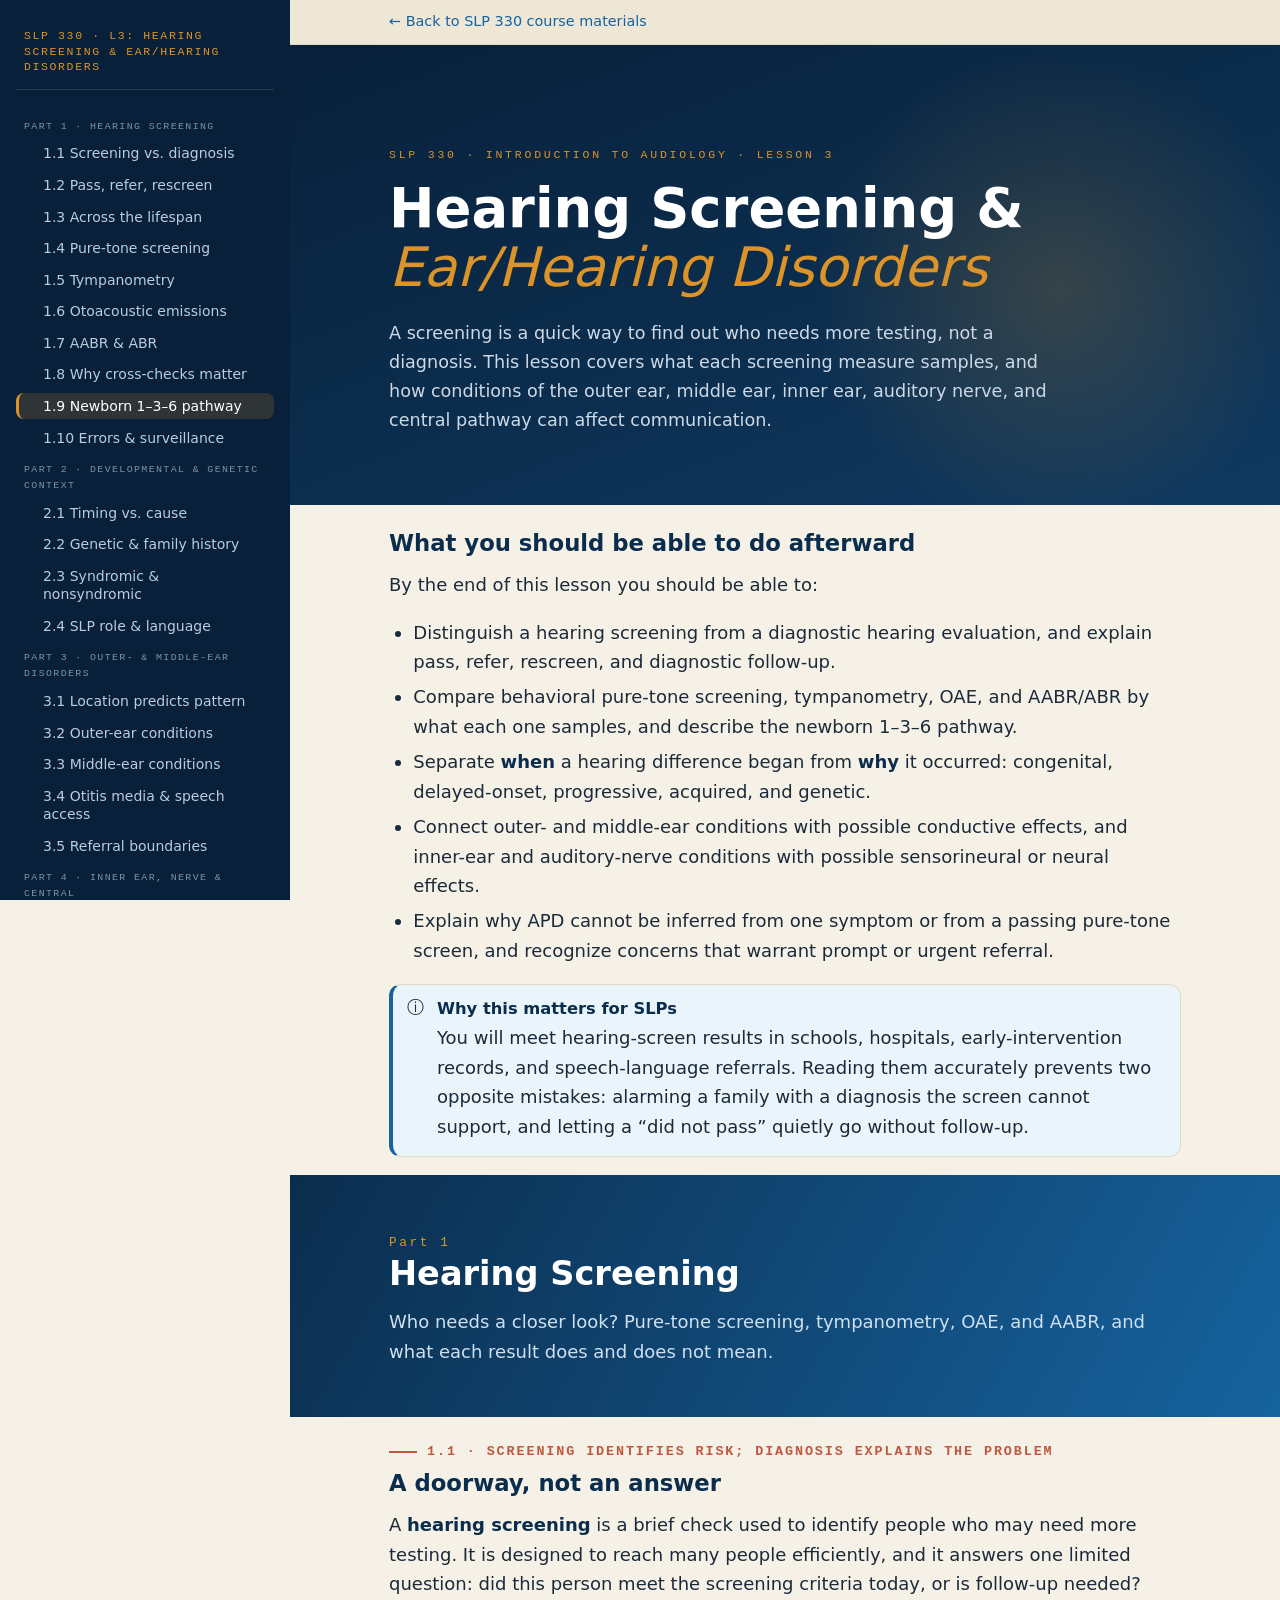
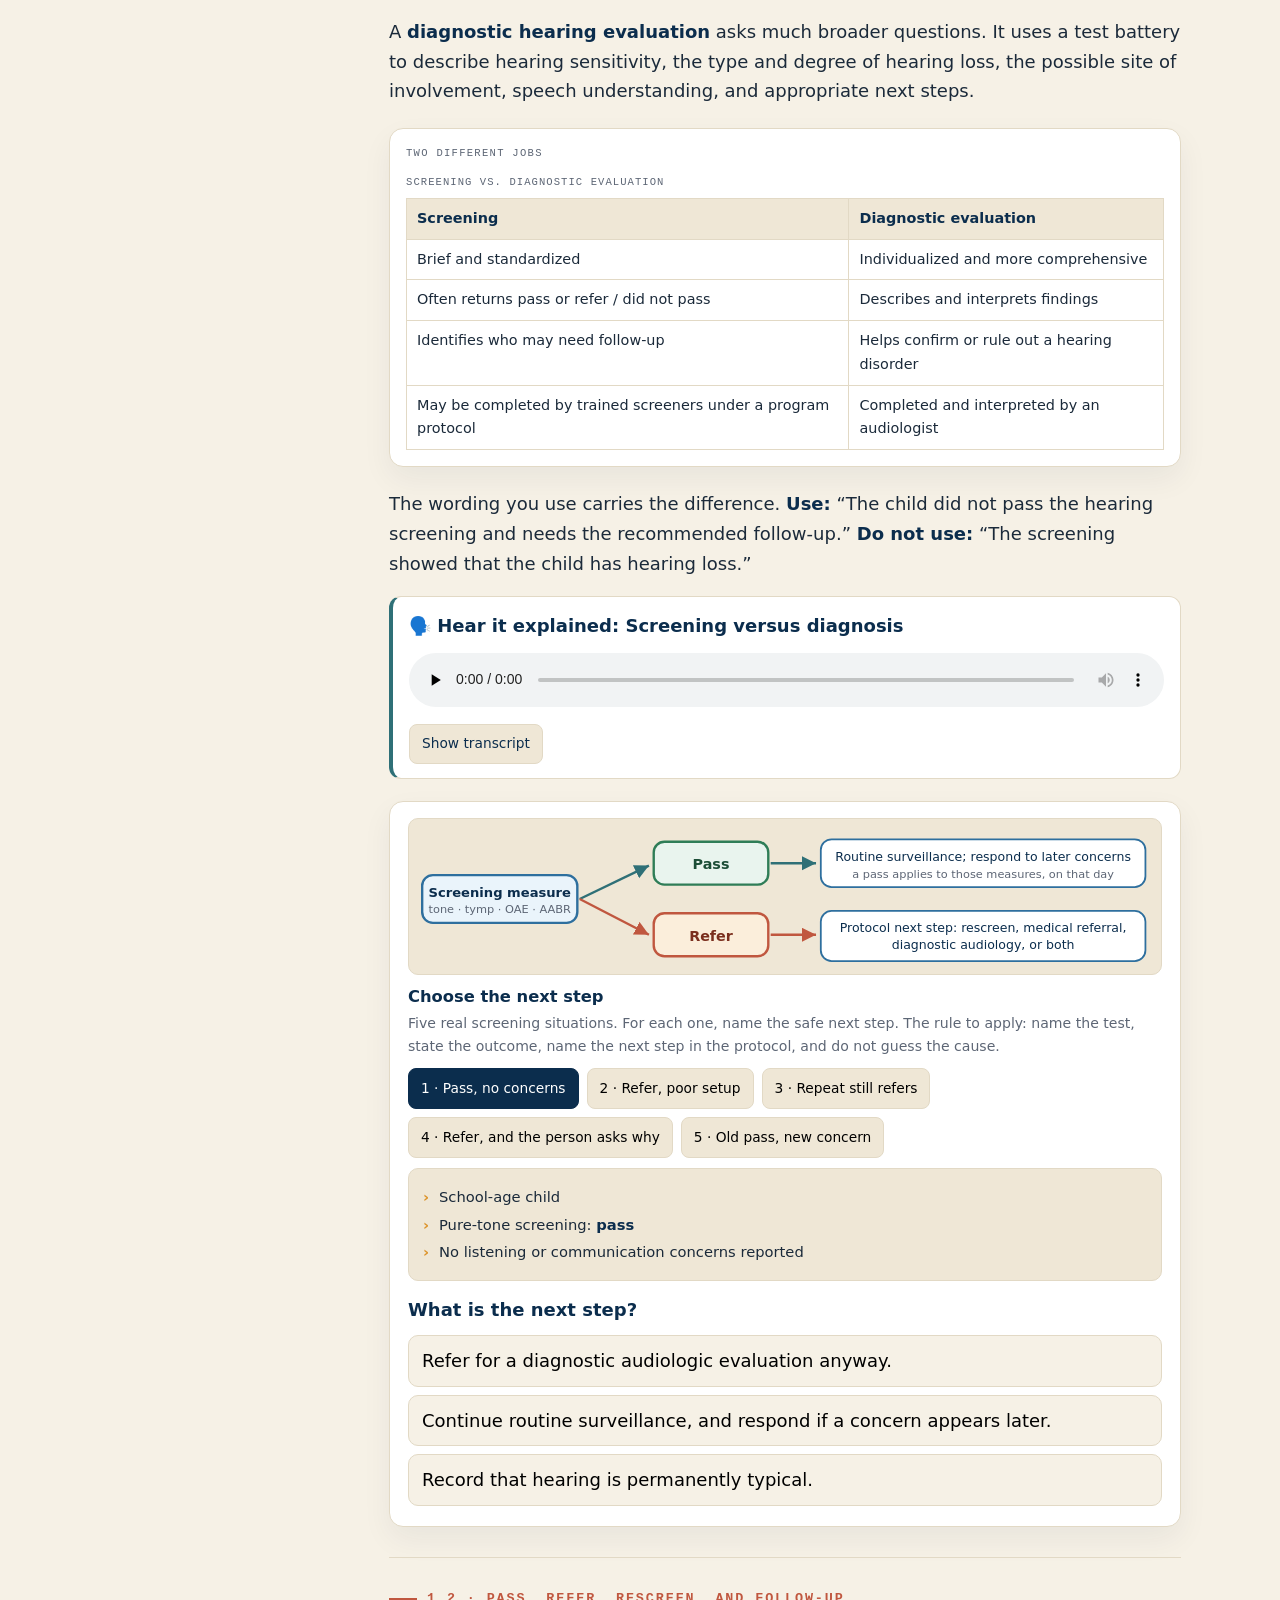
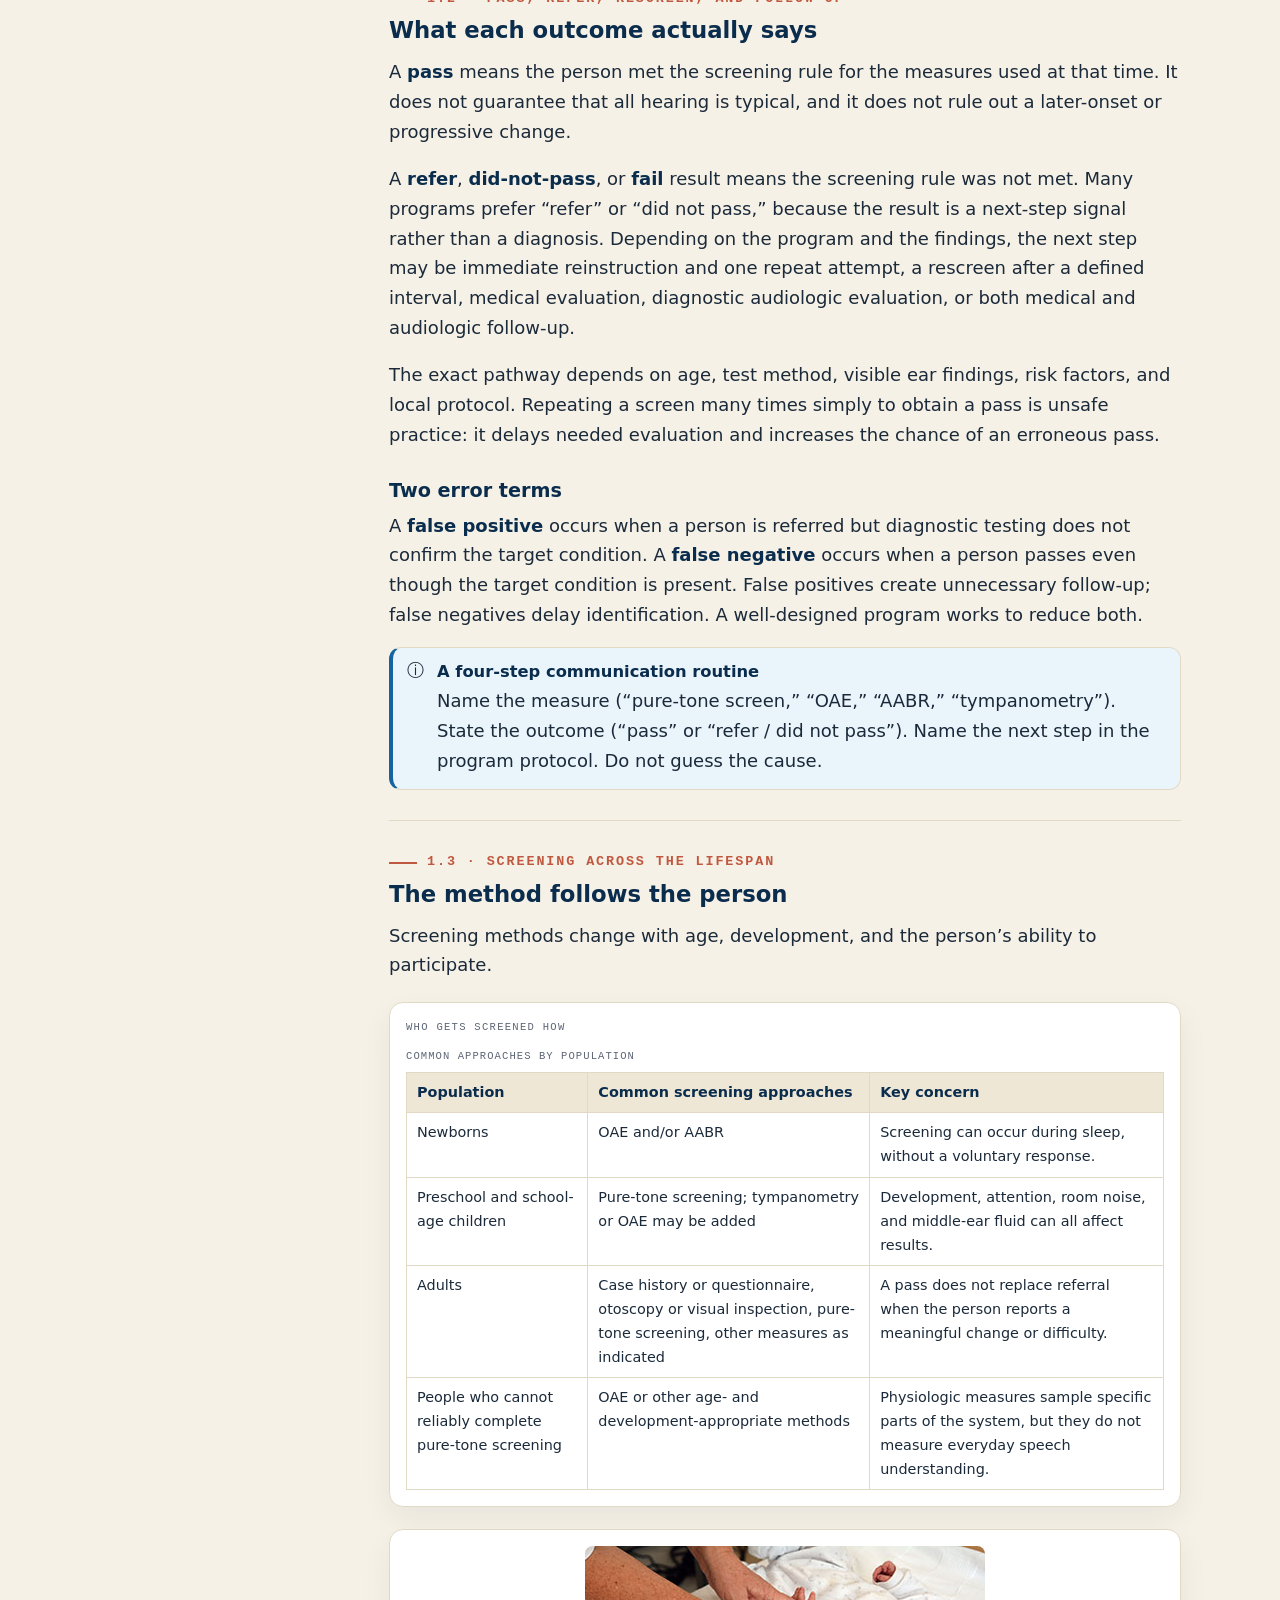
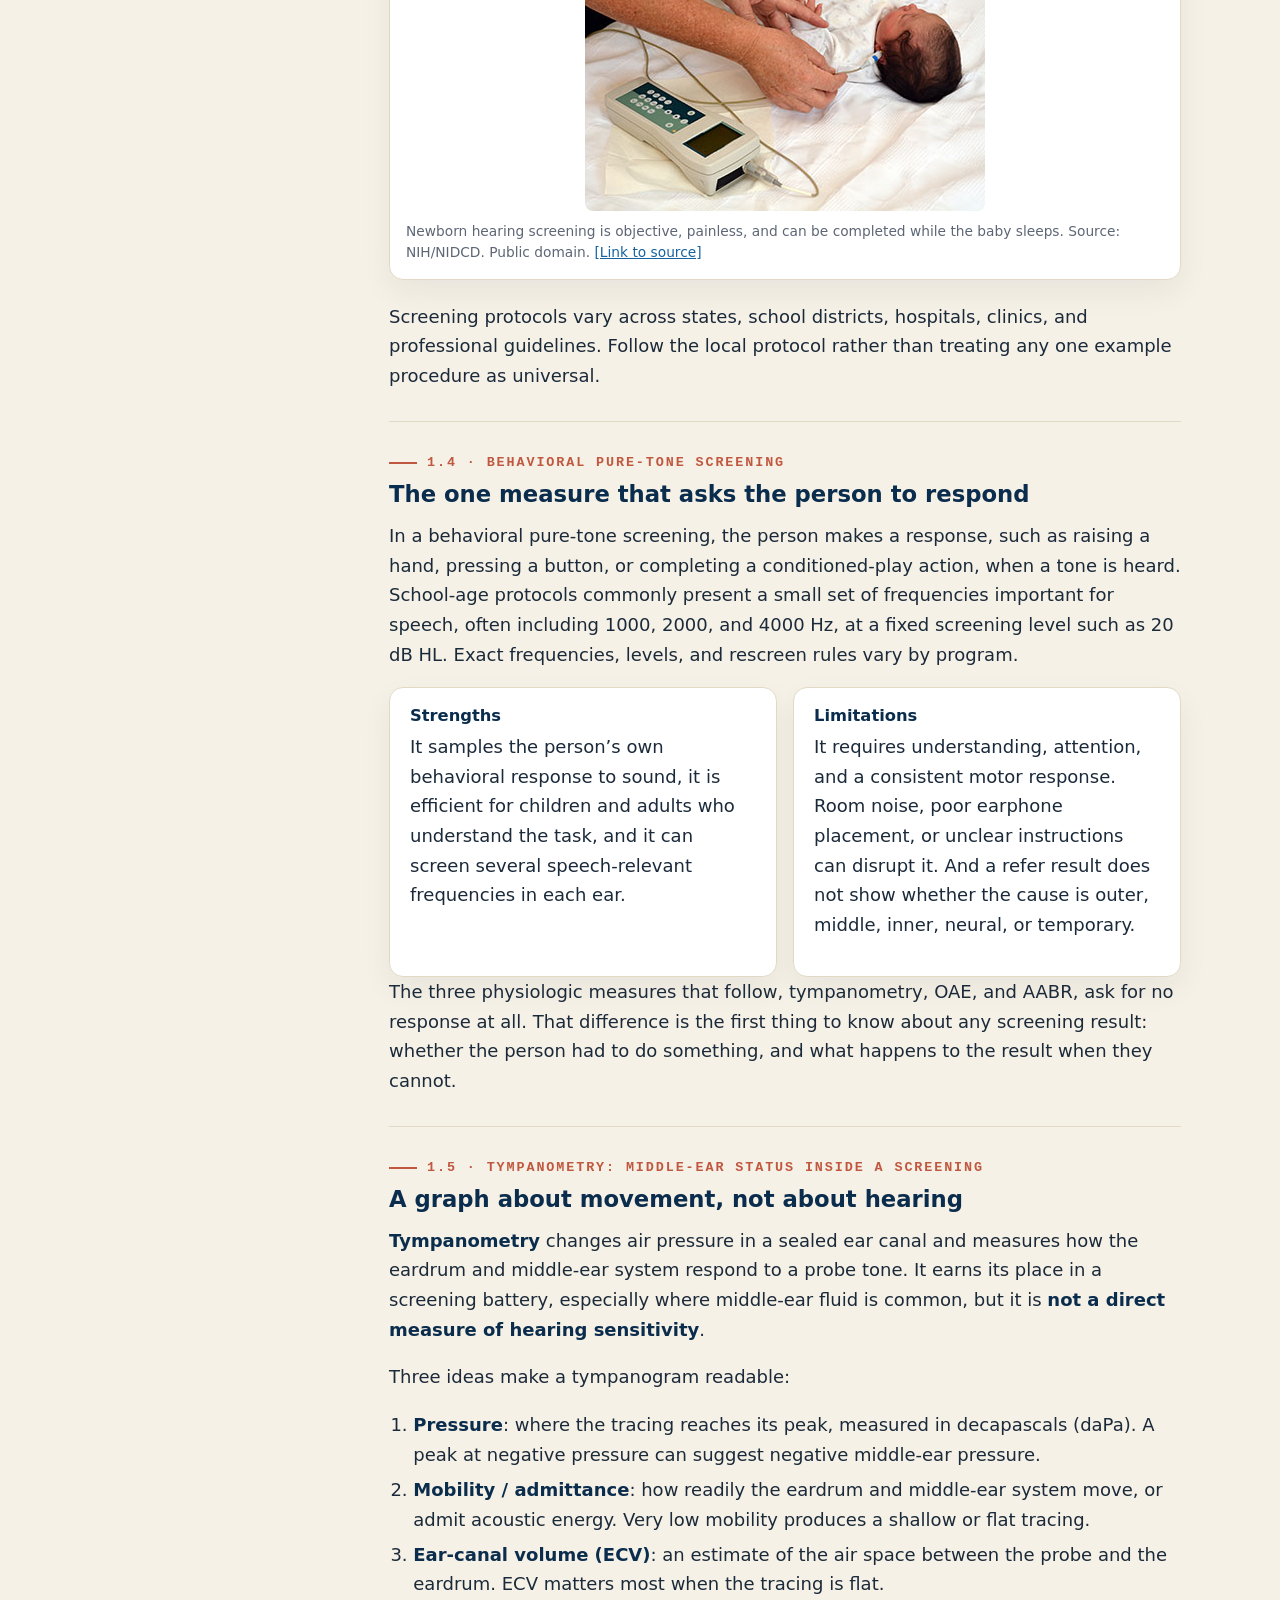
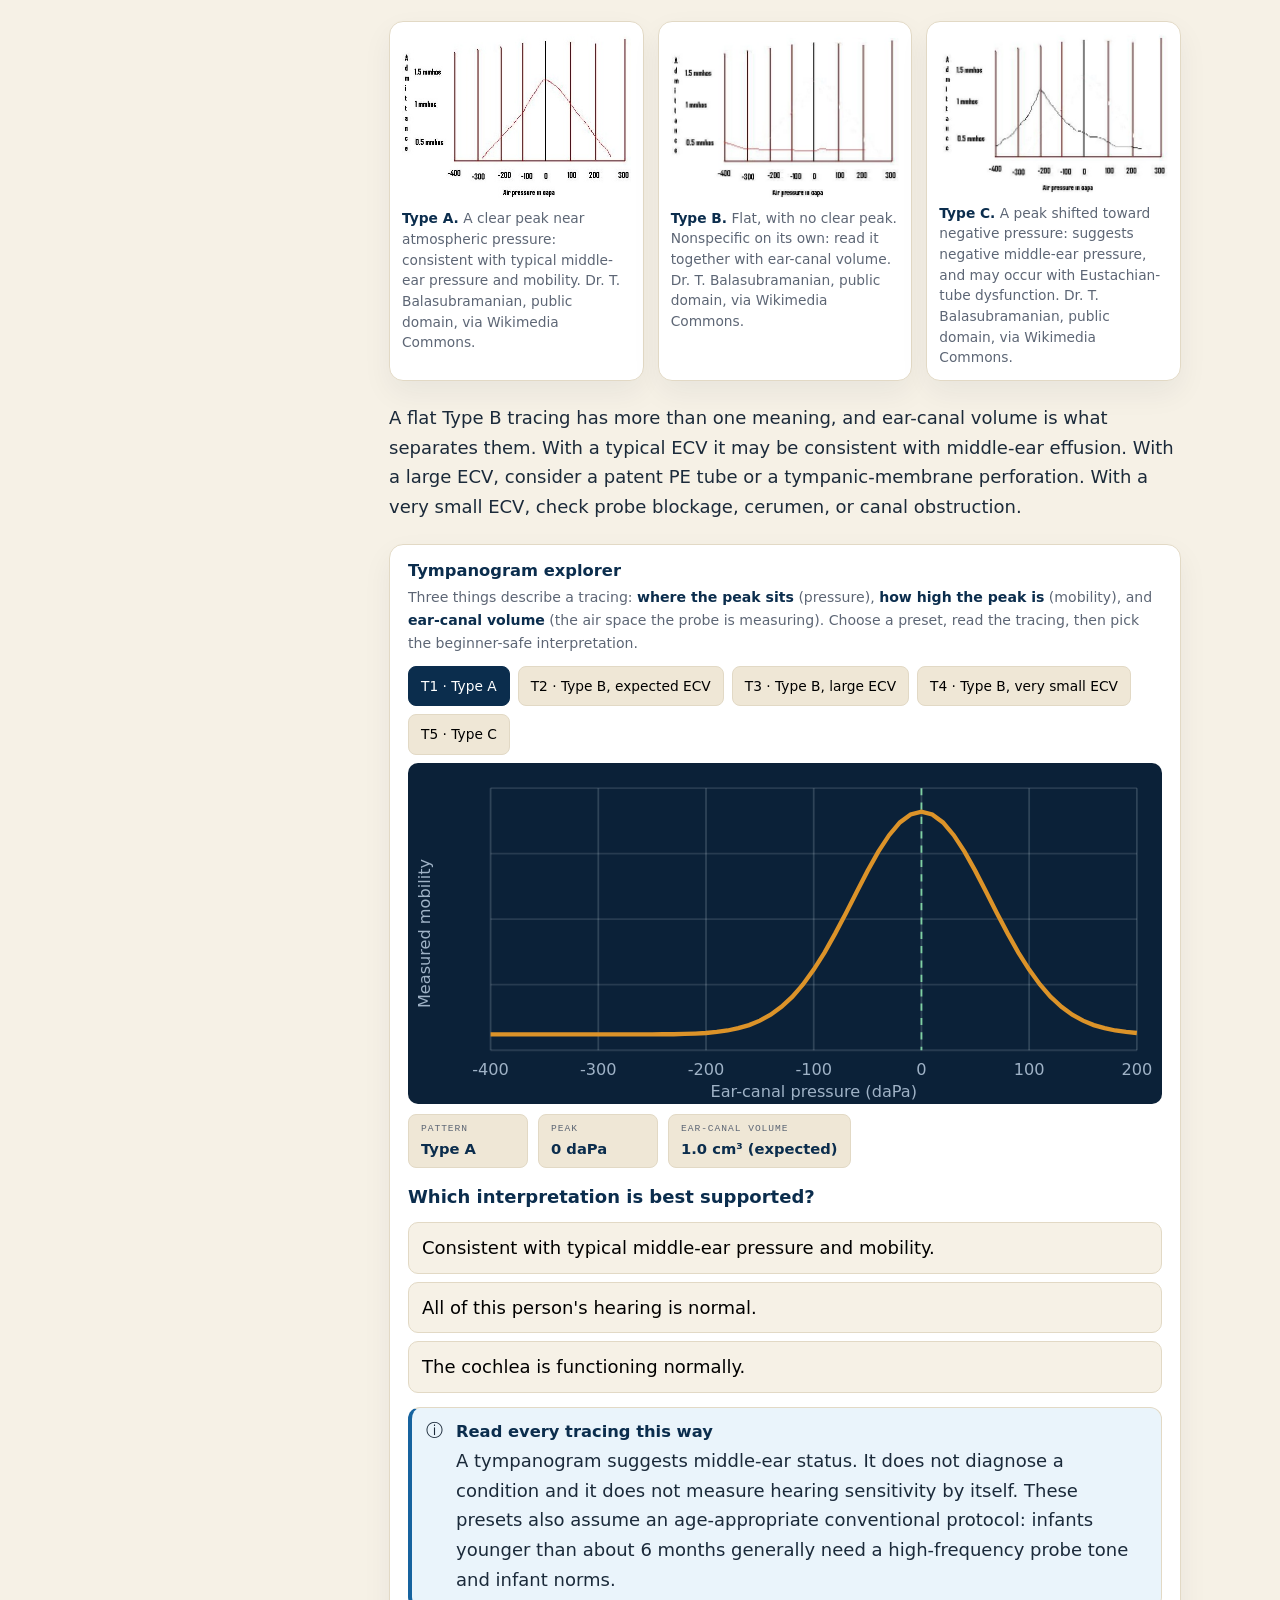
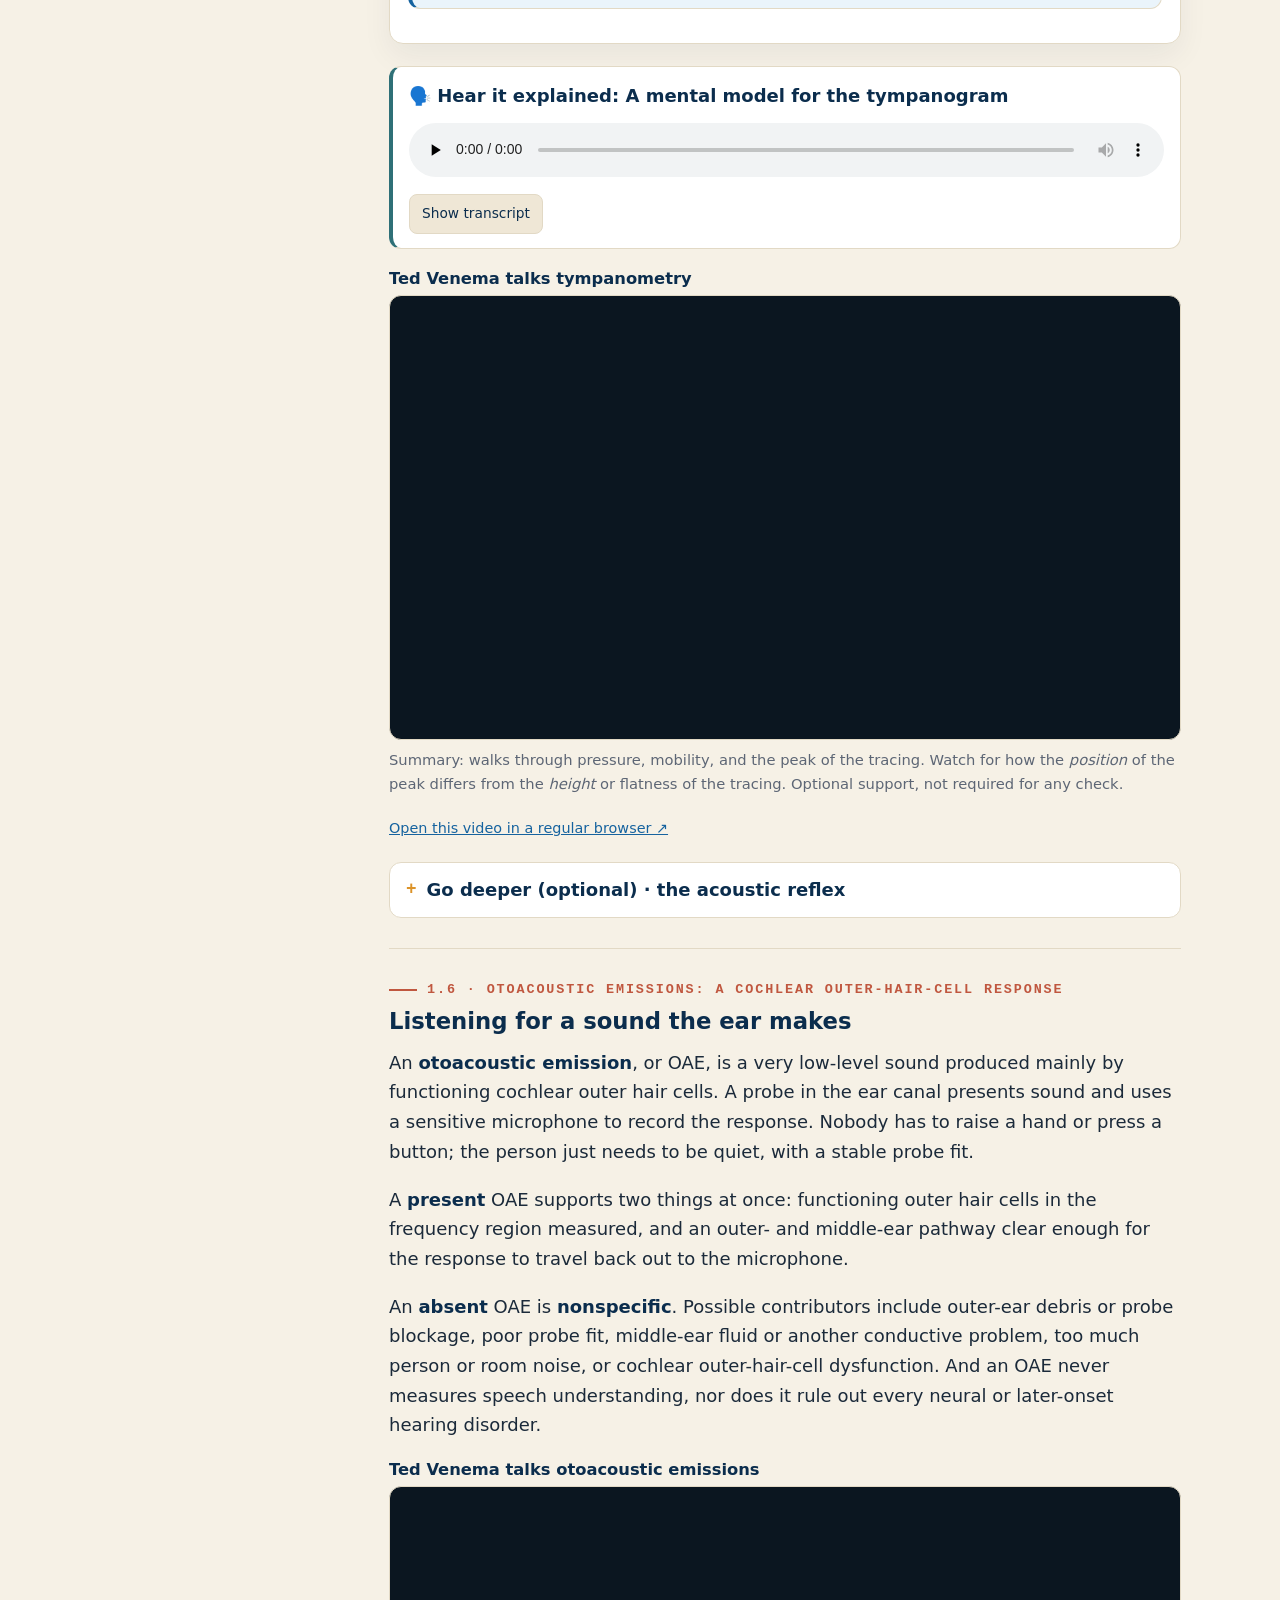
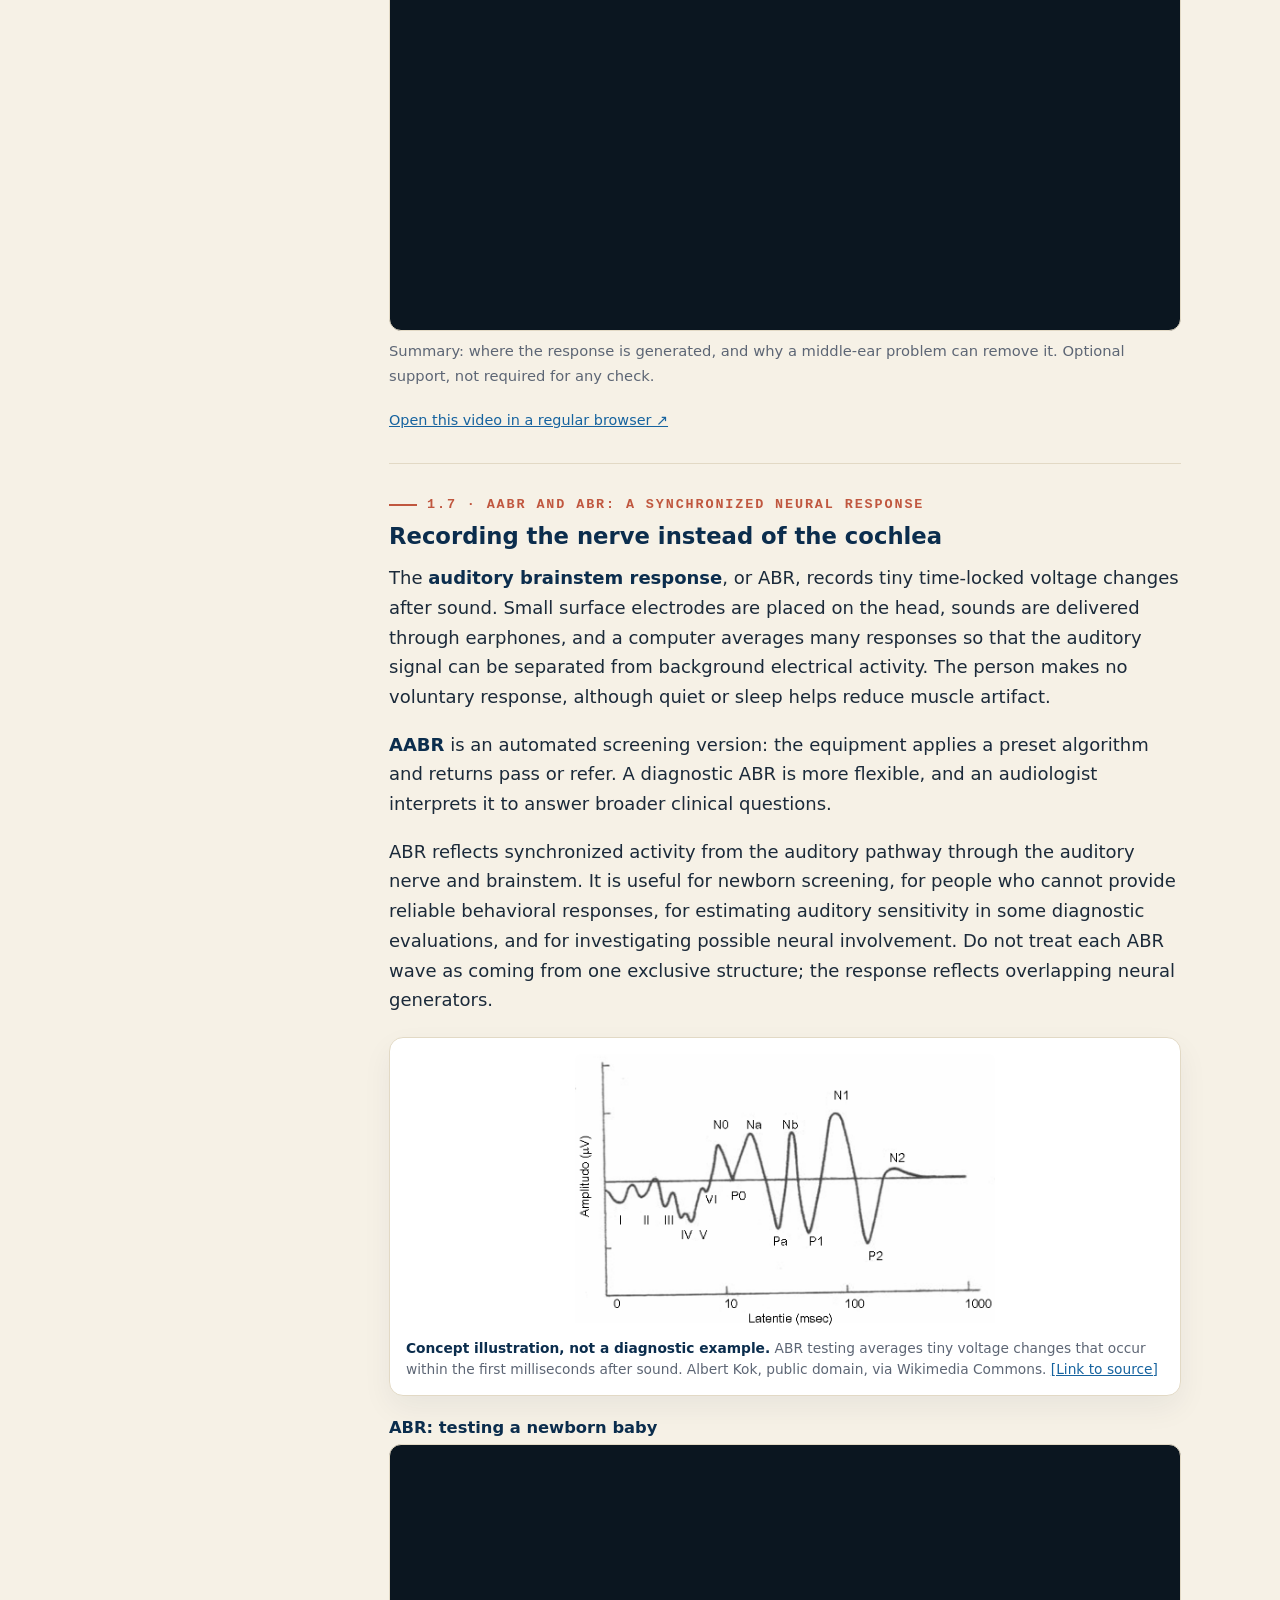
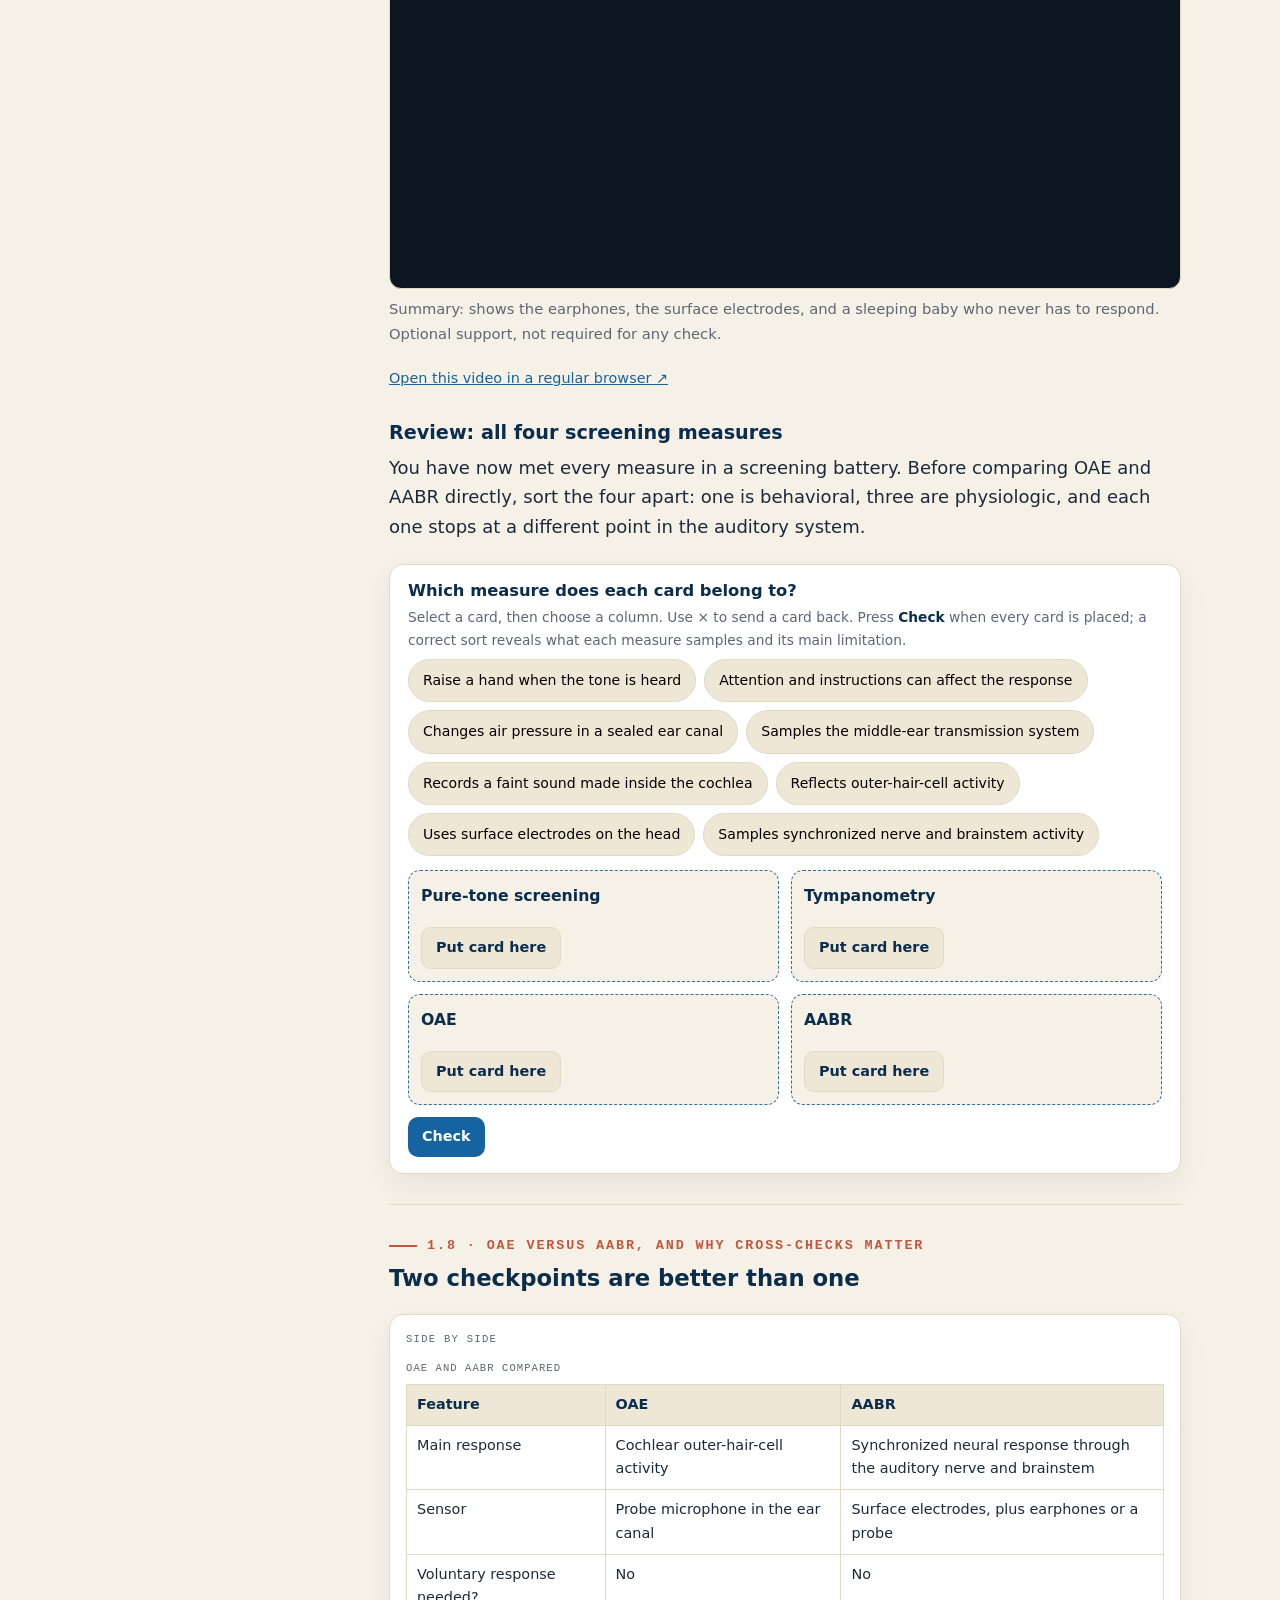
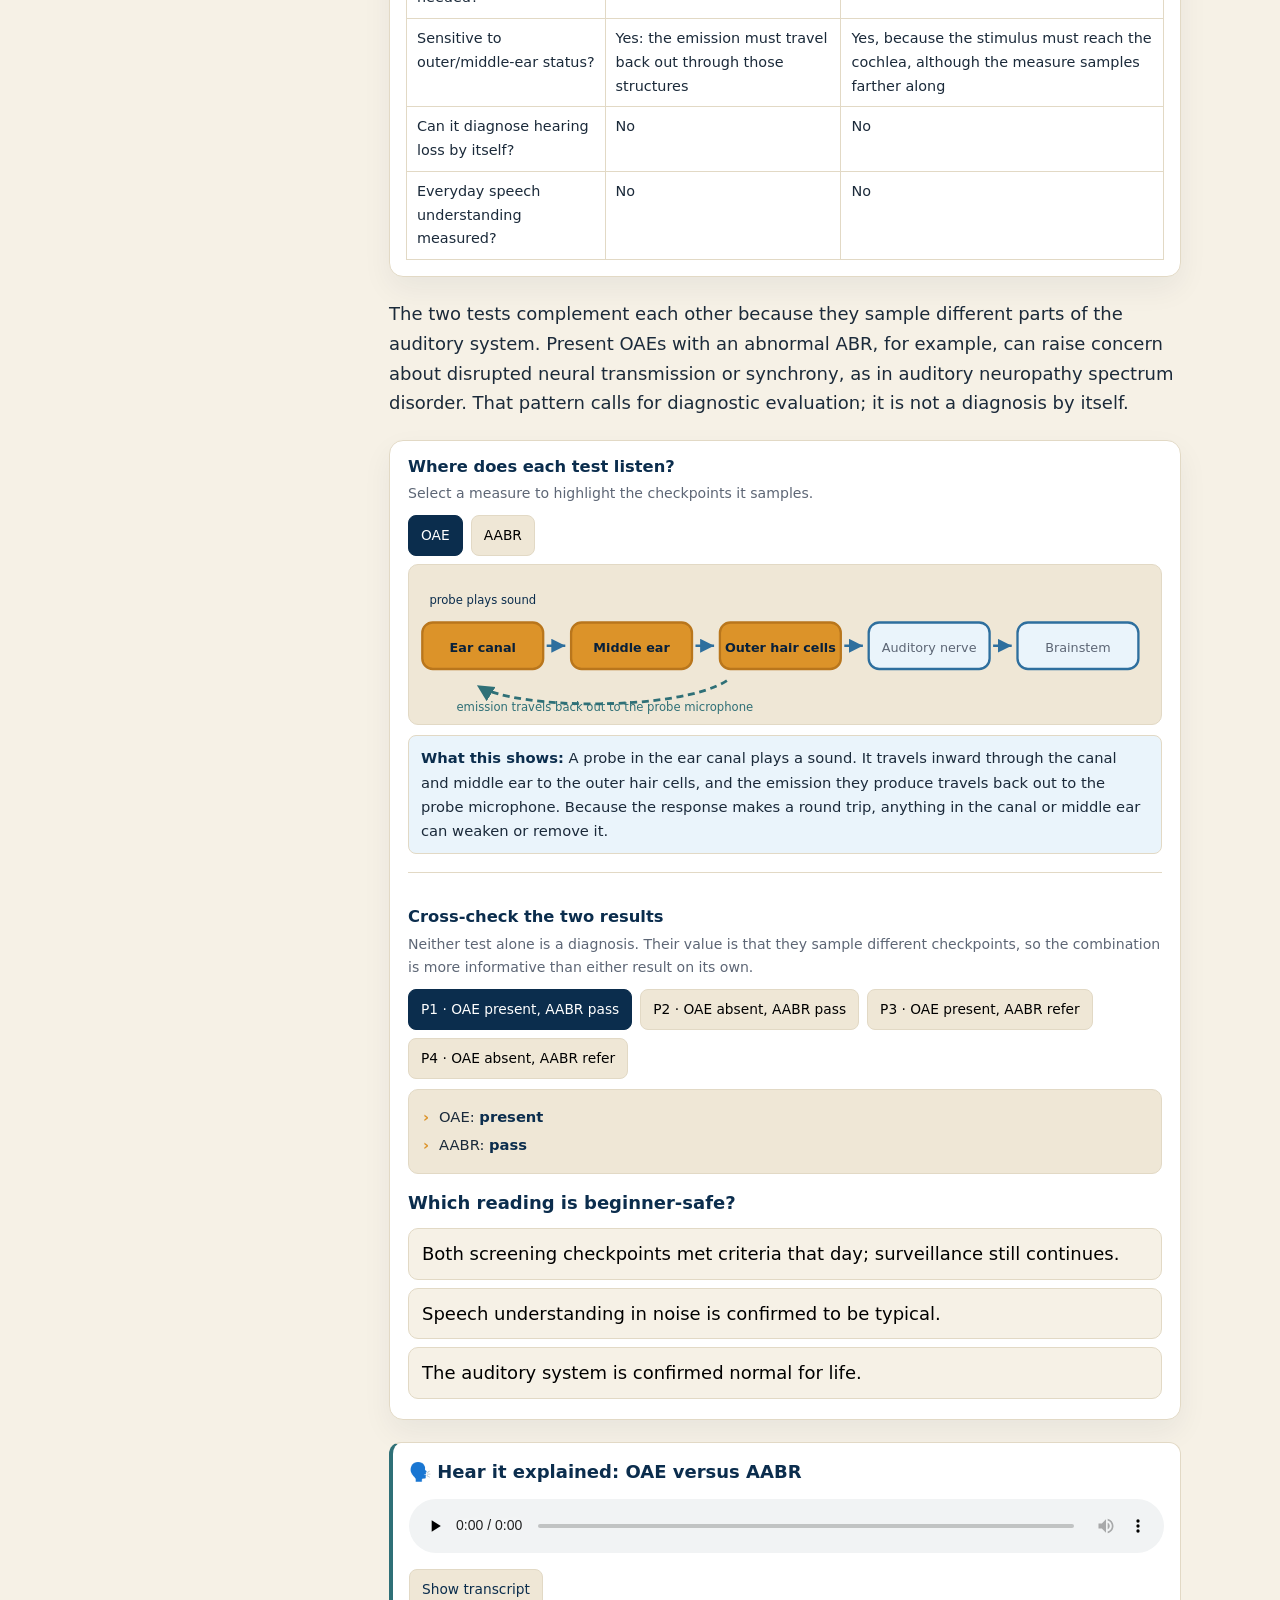
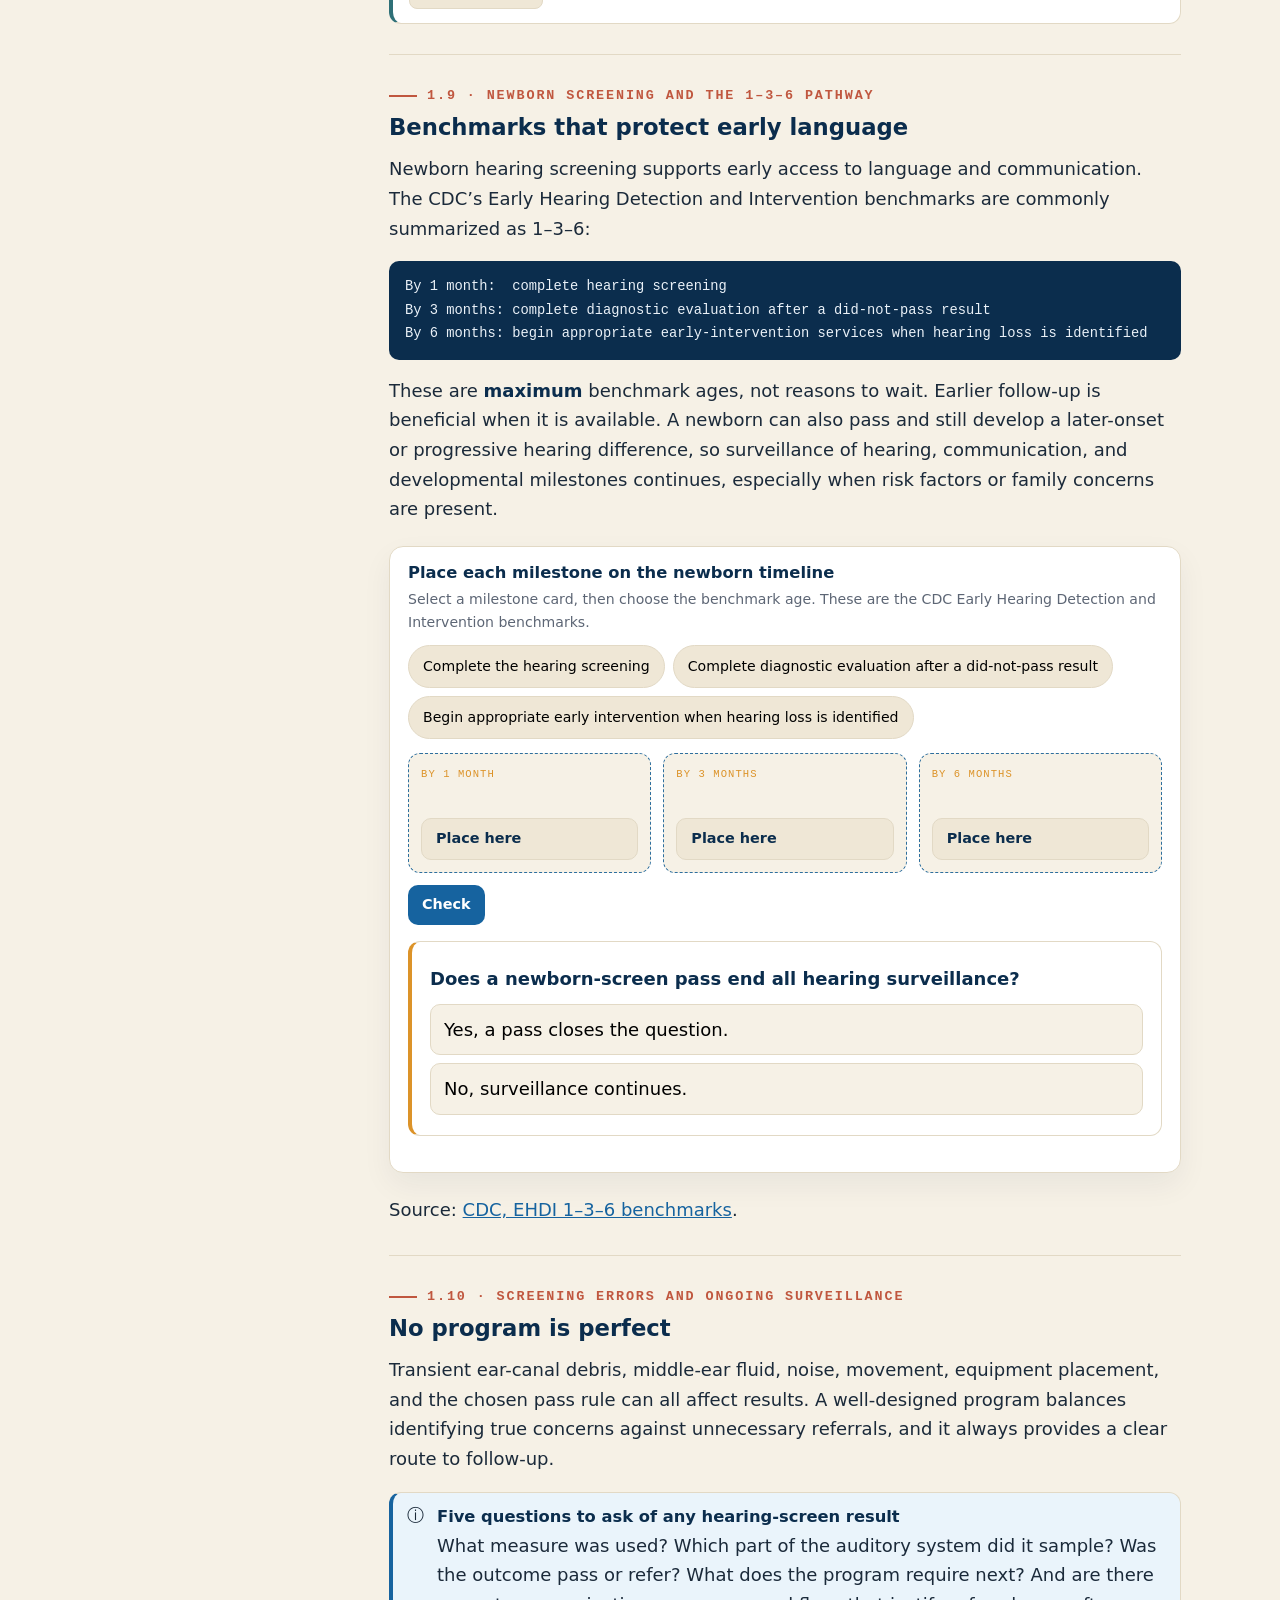
<file: l3/index.html>
<!DOCTYPE html>
<html lang="en">
<head>
<meta charset="utf-8">
<meta name="viewport" content="width=device-width, initial-scale=1">
<title>SLP 330: Introduction to Audiology, Lesson 3: Hearing Screening and Ear/Hearing Disorders</title>
<meta name="description" content="SLP 330 Lesson 3: hearing screening, tympanometry, OAE and AABR, developmental and genetic context, and outer-, middle-, inner-ear, neural, and central auditory conditions.">
<link rel="stylesheet" href="css/styles.css">
<script>window.LESSON_MODE="studyguide";</script>
</head>
<body>
<a class="skip" href="#main">Skip to lesson content</a>
<div class="progress" id="progress" role="presentation"></div>


<!-- mobile top bar -->
<header class="topbar">
  <button class="nav-toggle" id="navToggle" aria-expanded="false" aria-controls="sidebar">&#9776; Contents</button>
  <a class="tb-brand" href="#top">SLP 330 <small>Introduction to Audiology</small></a>
</header>
<div class="sb-backdrop" id="sbBackdrop"></div>

<div class="app">
  <!-- sidebar -->
  <aside class="sidebar" id="sidebar" aria-label="Lesson navigation">
    <div class="brand">
      <span class="crs">SLP 330 · L3: Hearing Screening &amp; Ear/Hearing Disorders</span>
    </div>
    <nav class="menu" aria-label="Lesson sections">
      <ul>
        <li class="grp">Part 1 · Hearing screening</li>
        <li><a href="#s-1-1" class="sub">1.1 Screening vs. diagnosis</a></li>
        <li><a href="#s-1-2" class="sub">1.2 Pass, refer, rescreen <span class="state"></span></a></li>
        <li><a href="#s-1-3" class="sub">1.3 Across the lifespan <span class="state"></span></a></li>
        <li><a href="#s-1-4" class="sub">1.4 Pure-tone screening <span class="state"></span></a></li>
        <li><a href="#s-1-5" class="sub">1.5 Tympanometry <span class="state"></span></a></li>
        <li><a href="#s-1-6" class="sub">1.6 Otoacoustic emissions <span class="state"></span></a></li>
        <li><a href="#s-1-7" class="sub">1.7 AABR &amp; ABR <span class="state"></span></a></li>
        <li><a href="#s-1-8" class="sub">1.8 Why cross-checks matter <span class="state"></span></a></li>
        <li><a href="#s-1-9" class="sub">1.9 Newborn 1–3–6 pathway <span class="state"></span></a></li>
        <li><a href="#s-1-10" class="sub">1.10 Errors &amp; surveillance <span class="state"></span></a></li>
        <li class="grp">Part 2 · Developmental &amp; genetic context</li>
        <li><a href="#s-2-1" class="sub">2.1 Timing vs. cause <span class="state"></span></a></li>
        <li><a href="#s-2-2" class="sub">2.2 Genetic &amp; family history <span class="state"></span></a></li>
        <li><a href="#s-2-3" class="sub">2.3 Syndromic &amp; nonsyndromic <span class="state"></span></a></li>
        <li><a href="#s-2-4" class="sub">2.4 SLP role &amp; language <span class="state"></span></a></li>
        <li class="grp">Part 3 · Outer- &amp; middle-ear disorders</li>
        <li><a href="#s-3-1" class="sub">3.1 Location predicts pattern <span class="state"></span></a></li>
        <li><a href="#s-3-2" class="sub">3.2 Outer-ear conditions <span class="state"></span></a></li>
        <li><a href="#s-3-3" class="sub">3.3 Middle-ear conditions <span class="state"></span></a></li>
        <li><a href="#s-3-4" class="sub">3.4 Otitis media &amp; speech access <span class="state"></span></a></li>
        <li><a href="#s-3-5" class="sub">3.5 Referral boundaries <span class="state"></span></a></li>
        <li class="grp">Part 4 · Inner ear, nerve &amp; central</li>
        <li><a href="#s-4-1" class="sub">4.1 Three different places <span class="state"></span></a></li>
        <li><a href="#s-4-2" class="sub">4.2 Noise &amp; aging <span class="state"></span></a></li>
        <li><a href="#s-4-3" class="sub">4.3 Ménière’s &amp; ototoxicity <span class="state"></span></a></li>
        <li><a href="#s-4-4" class="sub">4.4 Sudden loss is urgent <span class="state"></span></a></li>
        <li><a href="#s-4-5" class="sub">4.5 Auditory neuropathy <span class="state"></span></a></li>
        <li><a href="#s-4-6" class="sub">4.6 APD &amp; the team <span class="state"></span></a></li>
        <li><a href="#s-4-7" class="sub">4.7 SLP decision routine <span class="state"></span></a></li>
        <li class="grp">Review</li>
        <li><a href="#sec-review" class="sub">Summary</a></li>
        <li><a href="#sec-glossary" class="sub">Glossary</a></li>
      </ul>
    </nav>
  </aside>

  <!-- content -->
  <div class="content">
  <main id="main" tabindex="-1">
  <span id="top"></span>

  <div class="course-backlink"><div class="container"><a href="../">&larr; Back to SLP 330 course materials</a></div></div>

  <!-- HERO -->
  <section class="hero" aria-labelledby="hero-h">
    <div class="container">
      <span class="eyebrow">SLP 330 · Introduction to Audiology · Lesson 3</span>
      <h1 id="hero-h">Hearing Screening &amp; <span class="acc">Ear/Hearing Disorders</span></h1>
      <p class="lede">A screening is a quick way to find out who needs more testing, not a diagnosis. This lesson covers what each screening measure samples, and how conditions of the outer ear, middle ear, inner ear, auditory nerve, and central pathway can affect communication.</p>
    </div>
  </section>

  <!-- ORIENTATION -->
  <section id="sec-orientation" class="lesson">
    <div class="container">
      <h2>What you should be able to do afterward</h2>
      <p>By the end of this lesson you should be able to:</p>
      <ul>
        <li>Distinguish a hearing screening from a diagnostic hearing evaluation, and explain pass, refer, rescreen, and diagnostic follow-up.</li>
        <li>Compare behavioral pure-tone screening, tympanometry, OAE, and AABR/ABR by what each one samples, and describe the newborn 1–3–6 pathway.</li>
        <li>Separate <strong>when</strong> a hearing difference began from <strong>why</strong> it occurred: congenital, delayed-onset, progressive, acquired, and genetic.</li>
        <li>Connect outer- and middle-ear conditions with possible conductive effects, and inner-ear and auditory-nerve conditions with possible sensorineural or neural effects.</li>
        <li>Explain why APD cannot be inferred from one symptom or from a passing pure-tone screen, and recognize concerns that warrant prompt or urgent referral.</li>
      </ul>

      <div class="callout c-clinical"><span class="ic" aria-hidden="true">&#9432;</span>
        <h4>Why this matters for SLPs</h4>
        <p>You will meet hearing-screen results in schools, hospitals, early-intervention records, and speech-language referrals. Reading them accurately prevents two opposite mistakes: alarming a family with a diagnosis the screen cannot support, and letting a “did not pass” quietly go without follow-up.</p>
      </div>


    </div>
  </section>

  <!-- ===================== PART 1 ===================== -->
  <section class="lesson part-head">
    <div class="container">
      <span class="pnum">Part 1</span>
      <h2>Hearing Screening</h2>
      <p>Who needs a closer look? Pure-tone screening, tympanometry, OAE, and AABR, and what each result does and does not mean.</p>
    </div>
  </section>

  <section id="sec-p1a" class="lesson">
    <div class="container">
      <p class="kicker" id="s-1-1">1.1 · Screening identifies risk; diagnosis explains the problem</p>
      <h2>A doorway, not an answer</h2>
      <p>A <strong>hearing screening</strong> is a brief check used to identify people who may need more testing. It is designed to reach many people efficiently, and it answers one limited question: did this person meet the screening criteria today, or is follow-up needed?</p>
      <p>A <strong>diagnostic hearing evaluation</strong> asks much broader questions. It uses a test battery to describe hearing sensitivity, the type and degree of hearing loss, the possible site of involvement, speech understanding, and appropriate next steps.</p>

      <div class="fig">
        <p class="fig-title">Two different jobs</p>
        <table class="thresh-table"><caption>Screening vs. diagnostic evaluation</caption>
          <thead><tr><th scope="col">Screening</th><th scope="col">Diagnostic evaluation</th></tr></thead>
          <tbody>
            <tr><td>Brief and standardized</td><td>Individualized and more comprehensive</td></tr>
            <tr><td>Often returns pass or refer / did not pass</td><td>Describes and interprets findings</td></tr>
            <tr><td>Identifies who may need follow-up</td><td>Helps confirm or rule out a hearing disorder</td></tr>
            <tr><td>May be completed by trained screeners under a program protocol</td><td>Completed and interpreted by an audiologist</td></tr>
          </tbody>
        </table>
      </div>

      <p>The wording you use carries the difference. <strong>Use:</strong> “The child did not pass the hearing screening and needs the recommended follow-up.” <strong>Do not use:</strong> “The screening showed that the child has hearing loss.”</p>

      <div class="audio-block">
        <div class="ab-head"><span class="ab-title">🗣️ Hear it explained: Screening versus diagnosis</span></div>
        <audio controls preload="none" src="audio/l3_01_screening_vs_diagnosis.mp3">Your browser does not support audio playback; the transcript below has the full content.</audio>
        <button class="tr-toggle" type="button" aria-expanded="false">Show transcript</button>
        <div class="transcript">
          <p>The easiest way to understand hearing screening is to think of it as a doorway. A screening does not tell us the whole story. It helps decide who can move on and who needs the next step.</p>
          <p>If a person passes, it means the responses met the screening rule under those conditions, on that day. It does not mean every part of the auditory system has been tested. It also does not promise that hearing will never change.</p>
          <p>If a person receives a refer, or did-not-pass, result, that does not confirm hearing loss. The result might be influenced by middle-ear fluid, ear-canal debris, background noise, movement, instructions, equipment placement, or a true hearing difference. The next step is to follow the program’s pathway. That might be a carefully controlled rescreen, a medical referral, a diagnostic audiologic evaluation, or a combination.</p>
          <p>The wording matters. Saying, “The child failed and has hearing loss,” turns a limited screening result into a diagnosis it cannot support. A more accurate statement is, “The child did not pass this hearing screening and needs the recommended follow-up.”</p>
          <p>So remember: screening opens a doorway. Follow-up and diagnostic testing tell us what is actually on the other side.</p>
        </div>
      </div>

      <div class="widget" id="pathway-builder"></div>

    </div>
  </section>

  <section id="sec-p1b" class="lesson locked-content">
    <div class="container">
      <p class="kicker" id="s-1-2">1.2 · Pass, refer, rescreen, and follow-up</p>
      <h2>What each outcome actually says</h2>
      <p>A <strong>pass</strong> means the person met the screening rule for the measures used at that time. It does not guarantee that all hearing is typical, and it does not rule out a later-onset or progressive change.</p>
      <p>A <strong>refer</strong>, <strong>did-not-pass</strong>, or <strong>fail</strong> result means the screening rule was not met. Many programs prefer “refer” or “did not pass,” because the result is a next-step signal rather than a diagnosis. Depending on the program and the findings, the next step may be immediate reinstruction and one repeat attempt, a rescreen after a defined interval, medical evaluation, diagnostic audiologic evaluation, or both medical and audiologic follow-up.</p>
      <p>The exact pathway depends on age, test method, visible ear findings, risk factors, and local protocol. Repeating a screen many times simply to obtain a pass is unsafe practice: it delays needed evaluation and increases the chance of an erroneous pass.</p>

      <h3>Two error terms</h3>
      <p>A <strong>false positive</strong> occurs when a person is referred but diagnostic testing does not confirm the target condition. A <strong>false negative</strong> occurs when a person passes even though the target condition is present. False positives create unnecessary follow-up; false negatives delay identification. A well-designed program works to reduce both.</p>

      <div class="callout c-clinical"><span class="ic" aria-hidden="true">&#9432;</span>
        <h4>A four-step communication routine</h4>
        <p>Name the measure (“pure-tone screen,” “OAE,” “AABR,” “tympanometry”). State the outcome (“pass” or “refer / did not pass”). Name the next step in the program protocol. Do not guess the cause.</p>
      </div>

    </div>
  </section>

  <section id="sec-p1c" class="lesson locked-content">
    <div class="container">
      <p class="kicker" id="s-1-3">1.3 · Screening across the lifespan</p>
      <h2>The method follows the person</h2>
      <p>Screening methods change with age, development, and the person’s ability to participate.</p>

      <div class="fig">
        <p class="fig-title">Who gets screened how</p>
        <table class="thresh-table"><caption>Common approaches by population</caption>
          <thead><tr><th scope="col">Population</th><th scope="col">Common screening approaches</th><th scope="col">Key concern</th></tr></thead>
          <tbody>
            <tr><td>Newborns</td><td>OAE and/or AABR</td><td>Screening can occur during sleep, without a voluntary response.</td></tr>
            <tr><td>Preschool and school-age children</td><td>Pure-tone screening; tympanometry or OAE may be added</td><td>Development, attention, room noise, and middle-ear fluid can all affect results.</td></tr>
            <tr><td>Adults</td><td>Case history or questionnaire, otoscopy or visual inspection, pure-tone screening, other measures as indicated</td><td>A pass does not replace referral when the person reports a meaningful change or difficulty.</td></tr>
            <tr><td>People who cannot reliably complete pure-tone screening</td><td>OAE or other age- and development-appropriate methods</td><td>Physiologic measures sample specific parts of the system, but they do not measure everyday speech understanding.</td></tr>
          </tbody>
        </table>
      </div>

      <figure class="photo-fig small" data-optional>
        <img src="images/l3_newborn_hearing_screening_nidcd_pd.jpg" alt="Sleeping newborn receiving a hearing screening in a hospital." loading="lazy">
        <div class="img-ph"><span class="ph-ic" aria-hidden="true">🖼️</span><span class="ph-t"><strong>Newborn hearing screening.</strong> NIH/NIDCD, public domain.</span></div>
        <figcaption>Newborn hearing screening is objective, painless, and can be completed while the baby sleeps. Source: NIH/NIDCD. Public domain. <a href="https://www.nidcd.nih.gov/health/your-babys-hearing-screening-and-next-steps" target="_blank" rel="noopener">[Link to source]</a></figcaption>
      </figure>

      <p>Screening protocols vary across states, school districts, hospitals, clinics, and professional guidelines. Follow the local protocol rather than treating any one example procedure as universal.</p>

      <p class="kicker" id="s-1-4">1.4 · Behavioral pure-tone screening</p>
      <h3>The one measure that asks the person to respond</h3>
      <p>In a behavioral pure-tone screening, the person makes a response, such as raising a hand, pressing a button, or completing a conditioned-play action, when a tone is heard. School-age protocols commonly present a small set of frequencies important for speech, often including 1000, 2000, and 4000 Hz, at a fixed screening level such as 20 dB HL. Exact frequencies, levels, and rescreen rules vary by program.</p>
      <div class="grid g2">
        <div class="card"><h4>Strengths</h4><p>It samples the person’s own behavioral response to sound, it is efficient for children and adults who understand the task, and it can screen several speech-relevant frequencies in each ear.</p></div>
        <div class="card"><h4>Limitations</h4><p>It requires understanding, attention, and a consistent motor response. Room noise, poor earphone placement, or unclear instructions can disrupt it. And a refer result does not show whether the cause is outer, middle, inner, neural, or temporary.</p></div>
      </div>

      <p>The three physiologic measures that follow, tympanometry, OAE, and AABR, ask for no response at all. That difference is the first thing to know about any screening result: whether the person had to do something, and what happens to the result when they cannot.</p>

    </div>
  </section>

  <section id="sec-p1d" class="lesson locked-content">
    <div class="container">
      <p class="kicker" id="s-1-5">1.5 · Tympanometry: middle-ear status inside a screening</p>
      <h2>A graph about movement, not about hearing</h2>
      <p><strong>Tympanometry</strong> changes air pressure in a sealed ear canal and measures how the eardrum and middle-ear system respond to a probe tone. It earns its place in a screening battery, especially where middle-ear fluid is common, but it is <strong>not a direct measure of hearing sensitivity</strong>.</p>
      <p>Three ideas make a tympanogram readable:</p>
      <ol>
        <li><strong>Pressure</strong>: where the tracing reaches its peak, measured in decapascals (daPa). A peak at negative pressure can suggest negative middle-ear pressure.</li>
        <li><strong>Mobility / admittance</strong>: how readily the eardrum and middle-ear system move, or admit acoustic energy. Very low mobility produces a shallow or flat tracing.</li>
        <li><strong>Ear-canal volume (ECV)</strong>: an estimate of the air space between the probe and the eardrum. ECV matters most when the tracing is flat.</li>
      </ol>

      <div class="img-trio">
        <figure class="photo-fig tiny">
          <img src="images/l3_tymp_type_a_pd.jpg" alt="Tympanogram with a distinct peak near zero pressure, representing a Type A pattern." loading="lazy">
          <div class="img-ph"><span class="ph-ic" aria-hidden="true">🖼️</span><span class="ph-t"><strong>Type A.</strong> Public domain.</span></div>
          <figcaption><strong>Type A.</strong> A clear peak near atmospheric pressure: consistent with typical middle-ear pressure and mobility. Dr. T. Balasubramanian, public domain, via Wikimedia Commons.</figcaption>
        </figure>
        <figure class="photo-fig tiny">
          <img src="images/l3_tymp_type_b_pd.jpg" alt="Tympanogram with no clear peak across the pressure range, representing a flat Type B pattern." loading="lazy">
          <div class="img-ph"><span class="ph-ic" aria-hidden="true">🖼️</span><span class="ph-t"><strong>Type B.</strong> Public domain.</span></div>
          <figcaption><strong>Type B.</strong> Flat, with no clear peak. Nonspecific on its own: read it together with ear-canal volume. Dr. T. Balasubramanian, public domain, via Wikimedia Commons.</figcaption>
        </figure>
        <figure class="photo-fig tiny">
          <img src="images/l3_tymp_type_c_pd.jpg" alt="Tympanogram whose peak is shifted toward negative pressure, representing a Type C pattern." loading="lazy">
          <div class="img-ph"><span class="ph-ic" aria-hidden="true">🖼️</span><span class="ph-t"><strong>Type C.</strong> Public domain.</span></div>
          <figcaption><strong>Type C.</strong> A peak shifted toward negative pressure: suggests negative middle-ear pressure, and may occur with Eustachian-tube dysfunction. Dr. T. Balasubramanian, public domain, via Wikimedia Commons.</figcaption>
        </figure>
      </div>

      <p>A flat Type B tracing has more than one meaning, and ear-canal volume is what separates them. With a typical ECV it may be consistent with middle-ear effusion. With a large ECV, consider a patent PE tube or a tympanic-membrane perforation. With a very small ECV, check probe blockage, cerumen, or canal obstruction.</p>

      <div class="widget" id="tymp-explorer"></div>

      <div class="audio-block">
        <div class="ab-head"><span class="ab-title">🗣️ Hear it explained: A mental model for the tympanogram</span></div>
        <audio controls preload="none" src="audio/l3_02_tympanogram_mental_model.mp3">Your browser does not support audio playback; the transcript below has the full content.</audio>
        <button class="tr-toggle" type="button" aria-expanded="false">Show transcript</button>
        <div class="transcript">
          <p>A tympanogram may look like a hearing graph, but it answers a different question. It shows how the eardrum and middle-ear system respond as ear-canal pressure changes, not the softest sounds a person hears.</p>
          <p>Imagine testing a spring by changing the pressure around it. The tympanogram’s peak marks where the middle-ear system has its greatest measured mobility, or admittance.</p>
          <p>A Type A tracing has a clear peak near atmospheric pressure. That is consistent with typical middle-ear pressure and movement. A Type C tracing still has a peak, but the peak is shifted into negative pressure. That suggests negative pressure in the middle ear and may occur when the Eustachian tube is not equalizing pressure well.</p>
          <p>A Type B tracing is flat, so there is no clear peak. But flat does not have just one meaning. Now you must check ear-canal volume. A flat tracing with an expected volume may be consistent with middle-ear fluid. A flat tracing with a large volume may fit an open PE tube or a perforated eardrum. A very small volume may mean the probe is blocked or the canal is obstructed.</p>
          <p>The tracing gives clues. Otoscopy, symptoms, age, probe fit, and other tests turn them into a clinical interpretation. Very young infants also require age-appropriate high-frequency probe tones and norms; adult-style expectations do not simply carry over.</p>
        </div>
      </div>

      <div class="video-block">
        <h4>Ted Venema talks tympanometry</h4>
        <div class="video-frame"><iframe loading="lazy" src="https://www.youtube-nocookie.com/embed/djqZ6AweZfw" title="Ted Venema Talks Tympanometry" allowfullscreen referrerpolicy="strict-origin-when-cross-origin"></iframe></div>
        <p class="video-meta">Summary: walks through pressure, mobility, and the peak of the tracing. Watch for how the <em>position</em> of the peak differs from the <em>height</em> or flatness of the tracing. Optional support, not required for any check.</p>
        <a class="video-fallback" href="https://www.youtube.com/watch?v=djqZ6AweZfw" target="_blank" rel="noopener">Open this video in a regular browser &#8599;</a>
      </div>

      <details class="accordion">
        <summary>Go deeper (optional) · the acoustic reflex</summary>
        <div class="acc-body">
          <p>Audiologists may also measure the <strong>acoustic reflex</strong>, an involuntary middle-ear muscle response to a sufficiently intense sound. It can add information about the auditory pathway, but reflex-pattern diagnosis and reflex-decay interpretation are beyond this lesson.</p>
          <div class="video-block">
            <h4>Ted Venema talks acoustic reflex</h4>
            <div class="video-frame"><iframe loading="lazy" src="https://www.youtube-nocookie.com/embed/PR__91Cxh28" title="Ted Venema Talks Acoustic Reflex" allowfullscreen referrerpolicy="strict-origin-when-cross-origin"></iframe></div>
            <p class="video-meta">Summary: awareness-level introduction to the acoustic reflex. Optional enrichment.</p>
            <a class="video-fallback" href="https://www.youtube.com/watch?v=PR__91Cxh28" target="_blank" rel="noopener">Open in a regular browser &#8599;</a>
          </div>
        </div>
      </details>

    </div>
  </section>

  <section id="sec-p1e" class="lesson locked-content">
    <div class="container">
      <p class="kicker" id="s-1-6">1.6 · Otoacoustic emissions: a cochlear outer-hair-cell response</p>
      <h2>Listening for a sound the ear makes</h2>
      <p>An <strong>otoacoustic emission</strong>, or OAE, is a very low-level sound produced mainly by functioning cochlear outer hair cells. A probe in the ear canal presents sound and uses a sensitive microphone to record the response. Nobody has to raise a hand or press a button; the person just needs to be quiet, with a stable probe fit.</p>
      <p>A <strong>present</strong> OAE supports two things at once: functioning outer hair cells in the frequency region measured, and an outer- and middle-ear pathway clear enough for the response to travel back out to the microphone.</p>
      <p>An <strong>absent</strong> OAE is <strong>nonspecific</strong>. Possible contributors include outer-ear debris or probe blockage, poor probe fit, middle-ear fluid or another conductive problem, too much person or room noise, or cochlear outer-hair-cell dysfunction. And an OAE never measures speech understanding, nor does it rule out every neural or later-onset hearing disorder.</p>

      <div class="video-block">
        <h4>Ted Venema talks otoacoustic emissions</h4>
        <div class="video-frame"><iframe loading="lazy" src="https://www.youtube-nocookie.com/embed/IKaa0502AMQ" title="Ted Venema Talks Oto-Acoustic Emissions" allowfullscreen referrerpolicy="strict-origin-when-cross-origin"></iframe></div>
        <p class="video-meta">Summary: where the response is generated, and why a middle-ear problem can remove it. Optional support, not required for any check.</p>
        <a class="video-fallback" href="https://www.youtube.com/watch?v=IKaa0502AMQ" target="_blank" rel="noopener">Open this video in a regular browser &#8599;</a>
      </div>

      <p class="kicker" id="s-1-7">1.7 · AABR and ABR: a synchronized neural response</p>
      <h3>Recording the nerve instead of the cochlea</h3>
      <p>The <strong>auditory brainstem response</strong>, or ABR, records tiny time-locked voltage changes after sound. Small surface electrodes are placed on the head, sounds are delivered through earphones, and a computer averages many responses so that the auditory signal can be separated from background electrical activity. The person makes no voluntary response, although quiet or sleep helps reduce muscle artifact.</p>
      <p><strong>AABR</strong> is an automated screening version: the equipment applies a preset algorithm and returns pass or refer. A diagnostic ABR is more flexible, and an audiologist interprets it to answer broader clinical questions.</p>
      <p>ABR reflects synchronized activity from the auditory pathway through the auditory nerve and brainstem. It is useful for newborn screening, for people who cannot provide reliable behavioral responses, for estimating auditory sensitivity in some diagnostic evaluations, and for investigating possible neural involvement. Do not treat each ABR wave as coming from one exclusive structure; the response reflects overlapping neural generators.</p>

      <figure class="photo-fig small" data-optional>
        <img src="images/l3_brainstem_potentials_pd.png" alt="Graph of a brainstem evoked-potential waveform with several peaks occurring over a few milliseconds." loading="lazy">
        <div class="img-ph"><span class="ph-ic" aria-hidden="true">🖼️</span><span class="ph-t"><strong>Brainstem potentials.</strong> Public domain.</span></div>
        <figcaption><strong>Concept illustration, not a diagnostic example.</strong> ABR testing averages tiny voltage changes that occur within the first milliseconds after sound. Albert Kok, public domain, via Wikimedia Commons. <a href="https://commons.wikimedia.org/wiki/File:Brainstem.PNG" target="_blank" rel="noopener">[Link to source]</a></figcaption>
      </figure>

      <div class="video-block">
        <h4>ABR: testing a newborn baby</h4>
        <div class="video-frame"><iframe loading="lazy" src="https://www.youtube-nocookie.com/embed/VXY6ayrRjIc" title="ABR: Testing a newborn baby" allowfullscreen referrerpolicy="strict-origin-when-cross-origin"></iframe></div>
        <p class="video-meta">Summary: shows the earphones, the surface electrodes, and a sleeping baby who never has to respond. Optional support, not required for any check.</p>
        <a class="video-fallback" href="https://www.youtube.com/watch?v=VXY6ayrRjIc" target="_blank" rel="noopener">Open this video in a regular browser &#8599;</a>
      </div>

      <h3>Review: all four screening measures</h3>
      <p>You have now met every measure in a screening battery. Before comparing OAE and AABR directly, sort the four apart: one is behavioral, three are physiologic, and each one stops at a different point in the auditory system.</p>

      <div class="widget" id="measure-sorter"></div>

      <p class="kicker" id="s-1-8">1.8 · OAE versus AABR, and why cross-checks matter</p>
      <h3>Two checkpoints are better than one</h3>

      <div class="fig">
        <p class="fig-title">Side by side</p>
        <table class="thresh-table"><caption>OAE and AABR compared</caption>
          <thead><tr><th scope="col">Feature</th><th scope="col">OAE</th><th scope="col">AABR</th></tr></thead>
          <tbody>
            <tr><td>Main response</td><td>Cochlear outer-hair-cell activity</td><td>Synchronized neural response through the auditory nerve and brainstem</td></tr>
            <tr><td>Sensor</td><td>Probe microphone in the ear canal</td><td>Surface electrodes, plus earphones or a probe</td></tr>
            <tr><td>Voluntary response needed?</td><td>No</td><td>No</td></tr>
            <tr><td>Sensitive to outer/middle-ear status?</td><td>Yes: the emission must travel back out through those structures</td><td>Yes, because the stimulus must reach the cochlea, although the measure samples farther along</td></tr>
            <tr><td>Can it diagnose hearing loss by itself?</td><td>No</td><td>No</td></tr>
            <tr><td>Everyday speech understanding measured?</td><td>No</td><td>No</td></tr>
          </tbody>
        </table>
      </div>

      <p>The two tests complement each other because they sample different parts of the auditory system. Present OAEs with an abnormal ABR, for example, can raise concern about disrupted neural transmission or synchrony, as in auditory neuropathy spectrum disorder. That pattern calls for diagnostic evaluation; it is not a diagnosis by itself.</p>

      <div class="widget" id="oae-abr-path"></div>

      <div class="audio-block">
        <div class="ab-head"><span class="ab-title">🗣️ Hear it explained: OAE versus AABR</span></div>
        <audio controls preload="none" src="audio/l3_03_oae_vs_aabr.mp3">Your browser does not support audio playback; the transcript below has the full content.</audio>
        <button class="tr-toggle" type="button" aria-expanded="false">Show transcript</button>
        <div class="transcript">
          <p>OAE and AABR can both screen hearing without asking a baby to raise a hand or press a button. But they listen at different checkpoints in the auditory system.</p>
          <p>An OAE listens for a very faint sound produced mainly by functioning outer hair cells in the cochlea. A probe plays a sound and then records the cochlear response in the ear canal. For that recording to work, the sound must travel inward through the outer and middle ear, and the emission must travel back out. That is why ear-canal debris or middle-ear fluid can make an OAE absent even when the cochlea is not the main problem.</p>
          <p>AABR looks farther along the pathway. Earphones present sound, surface electrodes record tiny voltage changes, and the computer checks whether a synchronized neural response is present through the auditory nerve and brainstem.</p>
          <p>Neither test measures everyday speech understanding, and neither test provides a full diagnosis by itself. Their value is that they sample different parts of the system.</p>
          <p>For example, present OAEs with an absent or very abnormal ABR can raise concern about neural transmission or synchrony. That pattern can occur in auditory neuropathy spectrum disorder, but it still requires a complete diagnostic evaluation.</p>
          <p>Think of OAE and AABR as two checkpoints. Comparing them helps show where the pathway deserves a closer look.</p>
        </div>
      </div>

    </div>
  </section>

  <section id="sec-p1f" class="lesson locked-content">
    <div class="container">
      <p class="kicker" id="s-1-9">1.9 · Newborn screening and the 1–3–6 pathway</p>
      <h2>Benchmarks that protect early language</h2>
      <p>Newborn hearing screening supports early access to language and communication. The CDC’s Early Hearing Detection and Intervention benchmarks are commonly summarized as 1–3–6:</p>

      <div class="flowbox">By 1 month:  complete hearing screening
By 3 months: complete diagnostic evaluation after a did-not-pass result
By 6 months: begin appropriate early-intervention services when hearing loss is identified</div>

      <p>These are <strong>maximum</strong> benchmark ages, not reasons to wait. Earlier follow-up is beneficial when it is available. A newborn can also pass and still develop a later-onset or progressive hearing difference, so surveillance of hearing, communication, and developmental milestones continues, especially when risk factors or family concerns are present.</p>

      <div class="widget" id="ehdi-timeline"></div>

      <p class="cap">Source: <a href="https://www.cdc.gov/hearing-loss-children/articles/baby-hearing-screening-infographic.html" target="_blank" rel="noopener">CDC, EHDI 1–3–6 benchmarks</a>.</p>

      <p class="kicker" id="s-1-10">1.10 · Screening errors and ongoing surveillance</p>
      <h3>No program is perfect</h3>
      <p>Transient ear-canal debris, middle-ear fluid, noise, movement, equipment placement, and the chosen pass rule can all affect results. A well-designed program balances identifying true concerns against unnecessary referrals, and it always provides a clear route to follow-up.</p>

      <div class="callout c-clinical"><span class="ic" aria-hidden="true">&#9432;</span>
        <h4>Five questions to ask of any hearing-screen result</h4>
        <p>What measure was used? Which part of the auditory system did it sample? Was the outcome pass or refer? What does the program require next? And are there current communication concerns or red flags that justify referral even after a pass?</p>
      </div>

    </div>
  </section>

  <!-- ===================== PART 2 ===================== -->
  <section class="lesson part-head">
    <div class="container">
      <span class="pnum">Part 2</span>
      <h2>Developmental &amp; Genetic Context</h2>
      <p>Separating <em>when</em> a hearing difference began from <em>why</em> it occurred. This is context, not a genetics unit.</p>
    </div>
  </section>

  <section id="sec-p2a" class="lesson locked-content">
    <div class="container">
      <p class="kicker" id="s-2-1">2.1 · One hearing difference, several labels</p>
      <h2>Timing, change, and cause are different questions</h2>

      <div class="fig">
        <p class="fig-title">What each label answers</p>
        <table class="thresh-table"><caption>Timing and cause vocabulary</caption>
          <thead><tr><th scope="col">Term</th><th scope="col">Question it answers</th><th scope="col">Meaning</th></tr></thead>
          <tbody>
            <tr><td>Congenital</td><td>When was it present?</td><td>Present at birth.</td></tr>
            <tr><td>Delayed-onset</td><td>When did it begin?</td><td>Begins after birth. This differs from a congenital difference that is simply identified late.</td></tr>
            <tr><td>Progressive</td><td>How does it change?</td><td>Becomes greater over time.</td></tr>
            <tr><td>Acquired</td><td>When and how did it develop?</td><td>Develops after birth, often in relation to illness, injury, noise, or an ototoxic exposure.</td></tr>
            <tr><td>Genetic</td><td>What contributes to the cause?</td><td>Related to a genetic variant. It may be congenital, delayed-onset, stable, or progressive.</td></tr>
          </tbody>
        </table>
      </div>

      <p>“Congenital” and “genetic” are not synonyms. A congenital hearing difference may be related to a genetic cause, an in-utero infection, or another prenatal or developmental factor. A genetic hearing difference can be present at birth or appear later. The date a hearing difference is <em>identified</em> is also not always its date of <em>onset</em>.</p>
      <p><strong>Example: congenital CMV.</strong> Congenital cytomegalovirus, or cCMV, results from infection acquired <em>in utero</em>. A related hearing difference may be present at birth, appear later, or progress. This is one reason a newborn-screen pass does not end developmental surveillance.</p>

      <div class="audio-block">
        <div class="ab-head"><span class="ab-title">🗣️ Hear it explained: Congenital, genetic, and acquired are different labels</span></div>
        <audio controls preload="none" src="audio/l3_04_congenital_genetic_acquired.mp3">Your browser does not support audio playback; the transcript below has the full content.</audio>
        <button class="tr-toggle" type="button" aria-expanded="false">Show transcript</button>
        <div class="transcript">
          <p>When we describe the origin of a hearing difference, several labels may apply at the same time because they answer different questions.</p>
          <p>Congenital answers a timing question. It means the hearing difference is present at birth. Genetic answers a cause question. It means a genetic variant contributes to the condition. Those words are not synonyms.</p>
          <p>A congenital hearing difference can be genetic, but it can also be related to an infection or another event during development before birth. Congenital cytomegalovirus is one example. The infection is acquired in utero, and the related hearing difference may be present at birth, appear later, or progress.</p>
          <p>A genetic hearing difference does not always show up at birth, and it does not always look obvious in a family history. In a recessive pattern, two parents can carry a variant without having the associated hearing difference themselves. A new genetic variant can also appear for the first time in a child.</p>
          <p>One more distinction is syndromic versus nonsyndromic. Syndromic means hearing is one feature in a broader clinical pattern. Nonsyndromic means the genetic condition is not recognized as causing that broader set of features.</p>
          <p>The useful routine is simple: ask whether a term describes timing, change over time, or cause. Then avoid using the label to predict exactly what the person hears or how they communicate.</p>
        </div>
      </div>

    </div>
  </section>

  <section id="sec-p2b" class="lesson locked-content">
    <div class="container">
      <p class="kicker" id="s-2-2">2.2 · Genetic does not always mean “runs visibly in the family”</p>
      <h2>A negative family history proves very little</h2>
      <p>A family may have no known history of hearing loss and still receive a genetic diagnosis. Possible reasons include an autosomal-recessive pattern in which both parents carry a variant but do not have the associated hearing difference; a new, or <em>de novo</em>, variant; relatives whose hearing status or cause was never identified; or a genetic change that appears later, or varies across family members.</p>
      <p>The main introductory inheritance patterns are autosomal recessive, autosomal dominant, X-linked, and mitochondrial. You do not need to calculate pedigrees in this lesson. The key is simply not to rule out a genetic cause because no parent reports hearing loss.</p>

      <figure class="photo-fig" data-optional>
        <img src="images/l3_inheritance_patterns_cc0.png" alt="Side-by-side Punnett-square examples showing autosomal recessive and autosomal dominant inheritance patterns." loading="lazy">
        <div class="img-ph"><span class="ph-ic" aria-hidden="true">🖼️</span><span class="ph-t"><strong>Inheritance patterns.</strong> CC0.</span></div>
        <figcaption>A family history can appear negative when an associated variant follows a recessive inheritance pattern. Sofgenetics, <a href="https://creativecommons.org/publicdomain/zero/1.0/" target="_blank" rel="noopener">CC0 1.0</a>, via Wikimedia Commons. <a href="https://commons.wikimedia.org/wiki/File:Autosomal_recessive_and_dominant_inheritance_patterns_2025.png" target="_blank" rel="noopener">[Link to source]</a></figcaption>
      </figure>

      <p class="kicker" id="s-2-3">2.3 · Syndromic and nonsyndromic</p>
      <h3>Is hearing the whole picture, or one part of it?</h3>
      <p><strong>Nonsyndromic</strong> means the hearing difference occurs without a recognized set of additional clinical features caused by the same genetic condition. Variants involving <strong>GJB2</strong>, which encodes Connexin 26, are one well-known example associated with nonsyndromic hearing loss.</p>
      <p><strong>Syndromic</strong> means hearing is one part of a broader, recognizable pattern of features. Usher, Waardenburg, Pendred, CHARGE, and Treacher Collins syndromes are examples that may include hearing differences. The hearing pattern and the communication needs vary widely within and across syndromes, so a syndrome name does not tell an SLP what a person hears, how they communicate, or which support is appropriate. Current audiologic results and the person’s and family’s priorities remain essential.</p>

      <details class="accordion">
        <summary>Go deeper (optional) · two syndrome videos</summary>
        <div class="acc-body">
          <div class="grid g2">
            <div class="video-block">
              <h4>What is Treacher Collins syndrome?</h4>
              <div class="video-frame"><iframe loading="lazy" src="https://www.youtube-nocookie.com/embed/BXugitygpHA" title="What Is Treacher Collins Syndrome? (9 of 9)" allowfullscreen referrerpolicy="strict-origin-when-cross-origin"></iframe></div>
              <p class="video-meta">Summary: one example of syndromic outer- and middle-ear differences. Optional.</p>
              <a class="video-fallback" href="https://www.youtube.com/watch?v=BXugitygpHA" target="_blank" rel="noopener">Open in a regular browser &#8599;</a>
            </div>
            <div class="video-block">
              <h4>CHARGE syndrome: Rhett’s story</h4>
              <div class="video-frame"><iframe loading="lazy" src="https://www.youtube-nocookie.com/embed/7T4vwIQ9QLM" title="CHARGE Syndrome: Rhett’s Story | Cincinnati Children’s" allowfullscreen referrerpolicy="strict-origin-when-cross-origin"></iframe></div>
              <p class="video-meta">Summary: one family’s experience. Optional. No single story represents everyone with CHARGE syndrome.</p>
              <a class="video-fallback" href="https://www.youtube.com/watch?v=7T4vwIQ9QLM" target="_blank" rel="noopener">Open in a regular browser &#8599;</a>
            </div>
          </div>
        </div>
      </details>

      <p class="kicker" id="s-2-4">2.4 · SLP role and family-centered language</p>
      <h3>What the SLP does with all of this</h3>
      <p>Etiologic evaluation may involve audiology, otolaryngology, genetics, primary care, and other specialties. The SLP does not infer a cause from an audiogram, a syndrome label, or one physical feature. The SLP <em>can</em> document and refer changes in listening or communication; ask whether audiologic and medical follow-up is current; use current hearing information during speech-language assessment; consider co-occurring vision, motor, cognitive, vestibular, or health needs; collaborate with the person, family, audiologist, educators, and medical team; and use the language the person and family prefer, including their preferences for identity-first or person-first wording and for spoken and/or signed communication.</p>

    </div>
  </section>

  <!-- ===================== PART 3 ===================== -->
  <section class="lesson part-head">
    <div class="container">
      <span class="pnum">Part 3</span>
      <h2>Outer- &amp; Middle-Ear Disorders</h2>
      <p>The delivery system for sound. When it is blocked or stiff, the broad prediction is conductive.</p>
    </div>
  </section>

  <section id="sec-p3a" class="lesson locked-content">
    <div class="container">
      <p class="kicker" id="s-3-1">3.1 · Location helps predict a broad hearing pattern</p>
      <h2>A hypothesis, not a diagnosis</h2>
      <p>The outer and middle ear deliver sound to the cochlea. When a condition blocks the ear canal or limits movement of the eardrum or ossicles, sound reaches the cochlea less efficiently, and if hearing is affected, the broad pattern is commonly <strong>conductive</strong>.</p>

      <div class="flowbox">Outer/middle-ear problem
        ↓
Reduced sound transmission
        ↓
Air-conduction thresholds may be poorer than bone-conduction thresholds</div>

      <p>When air-conduction thresholds are poorer than bone-conduction thresholds at the same frequencies, the difference is called an <strong>air–bone gap</strong>. A meaningful gap supports a conductive component, but it does not identify the specific medical cause. Some visible outer-ear differences do not reduce hearing at all, and a person can have conductive and sensorineural components together, producing a mixed pattern.</p>
      <p><strong>Communication effect.</strong> A conductive reduction may make sound softer or less clear, especially at a distance or in background noise. In a child, temporary or fluctuating access to speech still matters during language learning, classroom instruction, and speech-sound development.</p>

      <figure class="photo-fig" data-optional>
        <img src="images/l3_parts_of_ear_nidcd_pd.jpg" alt="Labeled cutaway diagram of the human ear showing the pinna and ear canal, eardrum and ossicles, cochlea, semicircular canals, auditory nerve, and Eustachian tube." loading="lazy">
        <div class="img-ph"><span class="ph-ic" aria-hidden="true">🖼️</span><span class="ph-t"><strong>Parts of the ear.</strong> NIDCD, public domain.</span></div>
        <figcaption>A hearing problem can begin in the outer ear, middle ear, inner ear, or neural pathway. Source: NIH/NIDCD. Public domain. <a href="https://www.nidcd.nih.gov/news/multimedia/medical-illustration-parts-ear" target="_blank" rel="noopener">[Link to source]</a></figcaption>
      </figure>

      <div class="audio-block">
        <div class="ab-head"><span class="ab-title">🗣️ Hear it explained: Location predicts a pattern, not a diagnosis</span></div>
        <audio controls preload="none" src="audio/l3_05_location_predicts_pattern.mp3">Your browser does not support audio playback; the transcript below has the full content.</audio>
        <button class="tr-toggle" type="button" aria-expanded="false">Show transcript</button>
        <div class="transcript">
          <p>The location of a problem gives us a useful prediction about the hearing pattern, but it does not give us a complete diagnosis.</p>
          <p>Start with the outer and middle ear. Their main job is to deliver sound to the cochlea. If cerumen blocks the canal, fluid limits eardrum movement, or the stapes cannot move freely, less acoustic energy reaches the inner ear. When hearing is affected, that often creates a conductive pattern. Air-conduction thresholds are poorer because air-conducted sound has to pass through the affected structures. Bone conduction can stimulate the cochlea more directly.</p>
          <p>Now move into the cochlea. Damage to sensory hair cells affects how sound is converted and coded. That usually creates a sensorineural pattern, with air and bone thresholds both affected and no meaningful air–bone gap.</p>
          <p>Farther along the pathway, a neural problem can disrupt the timing or transmission of the signal. A person’s speech understanding may then be much poorer than pure-tone thresholds alone would suggest.</p>
          <p>But real cases are not always tidy. A person can have both conductive and sensorineural components. Some visible ear differences do not change hearing at all. And one symptom, such as fullness or trouble in noise, can have several causes.</p>
          <p>Use location to form a hypothesis. Then use the case history, otoscopy, audiogram, speech results, tympanometry, and physiologic tests to check whether the evidence agrees.</p>
        </div>
      </div>

      <div class="widget" id="location-map"></div>

      <p class="kicker" id="s-3-2">3.2 · Representative outer-ear conditions</p>
      <h3>Anything that narrows or blocks the canal</h3>
      <p><strong>Auricular differences, stenosis, and atresia.</strong> Differences in the pinna may occur alone, or with differences in the ear canal or middle ear. <em>Stenosis</em> is an unusually narrow ear canal; <em>atresia</em> is an absent or closed ear canal; <em>microtia</em> describes an underdeveloped pinna. A pinna difference alone may not cause hearing loss, but canal stenosis or atresia can reduce the path for sound and may produce a conductive hearing loss. Unilateral cases can still affect sound localization and listening in noise.</p>
      <p><strong>Cerumen and foreign bodies.</strong> Cerumen is normal and protective. When it fully or substantially blocks the canal, it may reduce sound transmission, prevent safe probe placement, or interfere with tympanometry and OAE recording. A foreign body can block or injure the canal. Removal is a medical procedure and follows professional scope and safety rules; never recommend deep cleaning or inserting cotton swabs or tools into the ear.</p>
      <p><strong>Otitis externa</strong> is inflammation or infection of the external ear canal. Pain, swelling, debris, or drainage may make earphone or probe placement inappropriate until medical evaluation occurs. The amount of hearing change depends on how much the canal is narrowed or blocked.</p>
      <p><strong>Collapsing ear canal.</strong> Pressure from a supra-aural earphone can narrow or close a soft ear canal, especially in some older adults, and the resulting test artifact can look like a conductive hearing loss. Insert earphones or another appropriate setup help the audiologist determine whether the apparent change is caused by canal collapse.</p>

      <div class="widget" id="outer-ear-matcher"></div>

    </div>
  </section>

  <section id="sec-p3b" class="lesson locked-content">
    <div class="container">
      <p class="kicker" id="s-3-3">3.3 · Representative middle-ear conditions</p>
      <h2>Behind the eardrum</h2>
      <p><strong>Eustachian-tube dysfunction.</strong> The Eustachian tube helps equalize air pressure between the middle ear and the environment. If pressure does not equalize well, a person may report fullness, popping, or discomfort, and tympanometry may show a negative-pressure Type C pattern. The tracing suggests a pressure problem; it does not identify the medical cause by itself.</p>
      <p><strong>Otitis media and middle-ear effusion.</strong> <em>Acute otitis media (AOM)</em> involves infection and inflammation in the middle ear, often with fluid behind the eardrum, and pain or fever may occur. <em>Otitis media with effusion (OME)</em> means fluid remains in the middle ear without the acute signs of infection, so a child may have few obvious symptoms even though sound transmission is reduced.</p>
      <p>With middle-ear effusion, common audiologic clues include a conductive or fluctuating hearing pattern; a flat Type B tympanogram with an expected ear-canal volume; reduced or absent OAEs, because sound cannot travel through the middle ear efficiently; and poorer access to soft or distant speech. These findings support follow-up. No one test independently diagnoses otitis media.</p>
      <p class="cap">Source: <a href="https://www.nidcd.nih.gov/health/ear-infections-children" target="_blank" rel="noopener">NIDCD, Ear Infections in Children</a>.</p>

      <p><strong>Tympanic-membrane perforation.</strong> A perforation is an opening in the eardrum, caused by infection, trauma, or a rapid pressure change. The effect on hearing depends on the size and location of the opening and on the condition of the ossicles and middle ear. A flat tympanogram with a <strong>large</strong> ear-canal volume can be consistent with a perforation or an open, functioning PE tube, because the device measures the canal plus the air space beyond the eardrum. Otoscopy and medical evaluation are needed to distinguish the possibilities.</p>
      <p><strong>Tympanosclerosis and ossicular problems.</strong> Scarring or calcification can stiffen the eardrum or middle-ear system, and the ossicles can be fixed, interrupted, or damaged. When movement is reduced, a conductive component may occur. The exact pattern cannot be determined from a condition name alone.</p>
      <p><strong>Otosclerosis.</strong> Abnormal bone remodeling commonly reduces stapes movement at the oval window, so sound is transmitted less efficiently to the inner ear. The result is often a gradually progressive conductive pattern; some people also develop an inner-ear component.</p>

      <figure class="photo-fig small" data-optional>
        <img src="images/l3_otosclerosis_nidcd_pd.jpg" alt="Diagram of the outer, middle, and inner ear showing the eardrum, middle-ear bones, and cochlea." loading="lazy">
        <div class="img-ph"><span class="ph-ic" aria-hidden="true">🖼️</span><span class="ph-t"><strong>Otosclerosis illustration.</strong> NIDCD, public domain.</span></div>
        <figcaption>In otosclerosis, reduced stapes movement at the oval window limits sound transmission through the middle ear. U.S. Department of Health and Human Services / NIDCD. Public domain. <a href="https://commons.wikimedia.org/wiki/File:NIDCD-Fact-Sheet-Otosclerosis-111413-Ear.jpg" target="_blank" rel="noopener">[Link to source]</a></figcaption>
      </figure>

      <div class="video-block">
        <h4>Ted Venema talks otosclerosis</h4>
        <div class="video-frame"><iframe loading="lazy" src="https://www.youtube-nocookie.com/embed/psAfaExN7_4" title="Ted Venema Talks: Otosclerosis" allowfullscreen referrerpolicy="strict-origin-when-cross-origin"></iframe></div>
        <p class="video-meta">Summary: which structure becomes less mobile, and why that predicts a conductive component. Optional support, not required for any check.</p>
        <a class="video-fallback" href="https://www.youtube.com/watch?v=psAfaExN7_4" target="_blank" rel="noopener">Open this video in a regular browser &#8599;</a>
      </div>

      <details class="accordion">
        <summary>Go deeper (optional) · one surgical treatment, visualized</summary>
        <div class="acc-body">
          <div class="video-block">
            <h4>Stapedotomy animation</h4>
            <div class="video-frame"><iframe loading="lazy" src="https://www.youtube-nocookie.com/embed/ouyhtexKNHE" title="Stapedotomy Animation to Treat Otosclerosis" allowfullscreen referrerpolicy="strict-origin-when-cross-origin"></iframe></div>
            <p class="video-meta">Summary: an animation of one medical treatment for otosclerosis. Shown as a visualization only. It is not treatment advice, and it is not appropriate for every case.</p>
            <a class="video-fallback" href="https://www.youtube.com/watch?v=ouyhtexKNHE" target="_blank" rel="noopener">Open in a regular browser &#8599;</a>
          </div>
        </div>
      </details>

      <p><strong>Cholesteatoma</strong> is abnormal skin growth in the middle ear that can damage nearby structures. Persistent or foul-smelling drainage, hearing change, or a concerning ear examination requires medical assessment. It is not something an SLP diagnoses from symptoms.</p>

      <div class="widget" id="middle-ear-matcher"></div>

    </div>
  </section>

  <section id="sec-p3c" class="lesson locked-content">
    <div class="container">
      <p class="kicker" id="s-3-4">3.4 · Otitis media and access to speech</p>
      <h2>Why fluctuating hearing matters to an SLP</h2>
      <p>Middle-ear fluid is especially relevant to SLPs because it can fluctuate. A child may hear more clearly on one day than another, or hear adequately in a quiet, close conversation and miss information in a noisy classroom.</p>
      <p>Possible functional signs include inconsistent response to quiet speech, frequent requests for repetition, increased difficulty at a distance or in noise, changes in speech access during or after an ear infection, or a history of repeated ear-related appointments. None of these signs is specific to otitis media. They should prompt a review of current hearing status and follow-up, not an SLP diagnosis.</p>

      <div class="callout c-clinical"><span class="ic" aria-hidden="true">&#9432;</span>
        <h4>Communication supports while follow-up is in progress</h4>
        <p>Reduce background noise when possible. Gain the child’s attention before speaking. Move closer and keep the speaker’s face visible. Check understanding rather than asking only, “Did you hear me?” And coordinate with the family, teacher, audiologist, and medical provider.</p>
      </div>

      <p class="kicker" id="s-3-5">3.5 · Referral boundaries and red flags</p>
      <h3>Notice, document, support, refer</h3>
      <p>Refer according to your setting and policy when there is ear pain, drainage, bleeding, marked swelling, or fever with ear concerns; a suspected foreign body or canal trauma; visible obstruction or an abnormal-appearing eardrum; persistent or recurrent concerns about middle-ear status; a screening refer result that has not received follow-up; new asymmetry, tinnitus, dizziness, or balance change; or a family, client, or teacher concern that conflicts with an old screening pass.</p>
      <p>The SLP’s role is to notice, document, support communication, and refer. It is not to remove cerumen, prescribe treatment, or diagnose from a tympanogram.</p>

      <div class="widget" id="urgency-sorter"></div>

    </div>
  </section>

  <!-- ===================== PART 4 ===================== -->
  <section class="lesson part-head">
    <div class="container">
      <span class="pnum">Part 4</span>
      <h2>Inner Ear, Nerve &amp; Central Pathway</h2>
      <p>Past the middle ear, three very different places, three very different patterns, and one urgent referral you must not miss.</p>
    </div>
  </section>

  <section id="sec-p4a" class="lesson locked-content">
    <div class="container">
      <p class="kicker" id="s-4-1">4.1 · Inner ear, auditory nerve, and central pathway are not interchangeable</p>
      <h2>Three checkpoints after the cochlea</h2>

      <div class="flowbox">cochlear sensory cells → auditory nerve → brainstem pathways → auditory cortex and connected networks</div>

      <p>A cochlear condition may produce a <strong>sensorineural</strong> hearing-loss pattern. A disorder of neural transmission or synchrony may produce a <strong>neural</strong> pattern, in which speech understanding is sometimes poorer than the pure-tone thresholds would predict. A <strong>central</strong> auditory processing concern involves how the brain processes auditory information, especially under complex listening conditions.</p>
      <p>Pure-tone thresholds alone cannot completely localize every condition, and they cannot predict everyday communication. Audiologists use case history, speech measures, physiologic tests, and other findings to build a coherent picture.</p>

      <div class="video-block">
        <h4>2-minute neuroscience: the cochlea</h4>
        <div class="video-frame"><iframe loading="lazy" src="https://www.youtube-nocookie.com/embed/WeQluId1hnQ" title="2-Minute Neuroscience: The Cochlea" allowfullscreen referrerpolicy="strict-origin-when-cross-origin"></iframe></div>
        <p class="video-meta">Summary: a short refresher on the path from stapes movement to hair-cell response to auditory-nerve signaling. Optional support, not required for any check.</p>
        <a class="video-fallback" href="https://www.youtube.com/watch?v=WeQluId1hnQ" target="_blank" rel="noopener">Open this video in a regular browser &#8599;</a>
      </div>

      <p class="kicker" id="s-4-2">4.2 · Noise-induced and age-related hearing loss</p>
      <h3>Loud, long, and close</h3>
      <p>Sound that is too loud, lasts too long, or both can damage cochlear sensory structures. Distance also matters: moving away from the source usually reduces exposure. Noise-induced hearing loss can follow one extremely intense sound, or accumulate through repeated occupational or recreational exposure. Risk is not controlled by one magic number; it depends on sound level, duration, frequency of exposure, distance, hearing protection, and individual susceptibility.</p>
      <p>Possible warning signs after noise exposure include muffled hearing, ringing or buzzing, sound distortion, or increased difficulty understanding speech, especially in noise. Temporary improvement does not prove that no injury occurred. Human cochlear hair cells do not grow back after they are lost, so prevention is essential: turn the level down, shorten the exposure or take quiet breaks, increase distance from the source, use well-fitted hearing protection when hazardous noise cannot be avoided, and seek a hearing evaluation when concerns persist.</p>

      <div class="img-pair">
        <figure class="photo-fig tiny">
          <img src="images/l3_hair_bundle_healthy_nidcd_pd.png" alt="Microscopic view of an intact, orderly bundle of stereocilia on a sensory hair cell." loading="lazy">
          <div class="img-ph"><span class="ph-ic" aria-hidden="true">🖼️</span><span class="ph-t"><strong>Healthy hair-cell bundle.</strong> NIDCD, public domain.</span></div>
          <figcaption><strong>Healthy.</strong> Stereocilia are organized into a bundle that moves with sound vibration. Source: NIH/NIDCD. Public domain.</figcaption>
        </figure>
        <figure class="photo-fig tiny">
          <img src="images/l3_hair_bundle_damaged_nidcd_pd.jpg" alt="Microscopic view of a damaged hair-cell bundle with bent and disorganized stereocilia." loading="lazy">
          <div class="img-ph"><span class="ph-ic" aria-hidden="true">🖼️</span><span class="ph-t"><strong>Damaged hair-cell bundle.</strong> NIDCD, public domain.</span></div>
          <figcaption><strong>Noise-damaged.</strong> Loud sound can bend or disrupt stereocilia, causing permanent sensorineural hearing loss. Source: NIH/NIDCD. Public domain. <a href="https://www.nidcd.nih.gov/health/how-does-noise-damage-your-hearing" target="_blank" rel="noopener">[Link to source]</a></figcaption>
        </figure>
      </div>

      <figure class="photo-fig small" data-optional>
        <img src="images/l3_noise_notch_niosh_pd.png" alt="Audiogram showing a high-frequency notch centered near 4 kilohertz in one ear." loading="lazy">
        <div class="img-ph"><span class="ph-ic" aria-hidden="true">🖼️</span><span class="ph-t"><strong>Noise notch.</strong> NIOSH/CDC, public domain.</span></div>
        <figcaption>A notch around 3–6 kHz can support concern for noise-related cochlear damage when it fits the case history. The notch alone is not proof. Christa L. Themann, NIOSH/CDC. Public domain. <a href="https://commons.wikimedia.org/wiki/File:Typical_audiometric_%22noise_notch%22.png" target="_blank" rel="noopener">[Link to source]</a></figcaption>
      </figure>

      <div class="widget" id="noise-risk"></div>

      <div class="video-block">
        <h4>Earbuds and hearing loss in young people</h4>
        <div class="video-frame"><iframe loading="lazy" src="https://www.youtube-nocookie.com/embed/k9dLz-6vet0" title="Earbuds and hearing loss in young people, Mayo Clinic Health System" allowfullscreen referrerpolicy="strict-origin-when-cross-origin"></iframe></div>
        <p class="video-meta">Summary: applies level and time to everyday personal listening. Watch for the changes that reduce exposure without relying on one universal “safe volume” rule. Optional.</p>
        <a class="video-fallback" href="https://www.youtube.com/watch?v=k9dLz-6vet0" target="_blank" rel="noopener">Open this video in a regular browser &#8599;</a>
      </div>

      <h3>Age-related hearing loss</h3>
      <p>Age-related hearing loss, or presbycusis, usually develops gradually. Inner-ear changes are common, but middle-ear and neural-pathway changes, lifetime noise exposure, health conditions, medications, and genetic susceptibility may also contribute. High-frequency speech information is often affected early, so a person may say, “I hear people talking, but the words are not clear,” and difficulty commonly increases in background noise. The pattern varies across individuals, and it should not be dismissed as an unavoidable problem without evaluation and support.</p>
      <p class="cap">Source: <a href="https://www.nidcd.nih.gov/health/age-related-hearing-loss" target="_blank" rel="noopener">NIDCD, Age-Related Hearing Loss</a>.</p>

      <p class="kicker" id="s-4-3">4.3 · Ménière’s disease and ototoxicity</p>
      <h3>Episodes, and exposures</h3>
      <p><strong>Ménière’s disease</strong> is an inner-ear disorder associated with episodes of vertigo plus fluctuating auditory symptoms: hearing loss that changes over time, tinnitus, aural fullness or pressure, and severe spinning dizziness. The condition is associated with abnormal inner-ear fluid regulation, but its underlying cause is not fully established. Vertigo alone does not diagnose Ménière’s disease; medical and audiologic evaluation consider the symptom pattern, hearing results, and other possible causes.</p>

      <div class="video-block">
        <h4>Ted Venema talks Ménière’s disease</h4>
        <div class="video-frame"><iframe loading="lazy" src="https://www.youtube-nocookie.com/embed/77AzL5M3aSE" title="Ted Venema Talks Ménière’s Disease" allowfullscreen referrerpolicy="strict-origin-when-cross-origin"></iframe></div>
        <p class="video-meta">Summary: which symptoms fluctuate, and why no single symptom confirms the diagnosis. Optional support, not required for any check.</p>
        <a class="video-fallback" href="https://www.youtube.com/watch?v=77AzL5M3aSE" target="_blank" rel="noopener">Open this video in a regular browser &#8599;</a>
      </div>
      <p class="cap">Source: <a href="https://www.nidcd.nih.gov/health/menieres-disease" target="_blank" rel="noopener">NIDCD, Ménière’s Disease</a>.</p>

      <p><strong>Ototoxicity.</strong> Some medications and chemicals can damage cochlear or vestibular structures. Examples include some aminoglycoside antibiotics and platinum-based chemotherapy drugs. Effects vary by agent, dose, treatment schedule, other exposures, health factors, and individual susceptibility, and possible changes include hearing loss, tinnitus, dizziness, or balance difficulty. Baseline and serial audiologic monitoring can identify change early.</p>

      <div class="callout c-caution"><span class="ic" aria-hidden="true">&#9888;</span>
        <h4>Safety boundary</h4>
        <p>A patient should never stop or change a prescribed medication because of hearing concerns alone. New hearing, tinnitus, or balance symptoms should be reported promptly to the prescribing team and the audiologist, so that risks and benefits can be weighed medically.</p>
      </div>
      <p class="cap">Source: <a href="https://www.asha.org/research/ebp/demonstrating-your-value/ototoxicity/" target="_blank" rel="noopener">ASHA, The Value of Audiologists in Ototoxic-Medication Care</a>.</p>

    </div>
  </section>

  <section id="sec-p4b" class="lesson locked-content">
    <div class="container">
      <p class="kicker" id="s-4-4">4.4 · Sudden sensorineural hearing loss is urgent</p>
      <h2>The referral you must not delay</h2>
      <p>A rapid, unexplained drop in hearing over hours or a few days, often in one ear, is a medical emergency. Tinnitus, fullness, dizziness, or a “pop” may occur with the hearing change.</p>
      <p>A research and clinical criterion often used is a decrease of at least 30 dB across three contiguous frequencies within 72 hours. A student, client, or clinician should <strong>not</strong> wait to see whether a change meets that definition before referring.</p>

      <div class="callout c-caution"><span class="ic" aria-hidden="true">&#9888;</span>
        <h4>The safe response</h4>
        <p>Recommend urgent medical/ENT and audiologic evaluation <em>now</em>. Do not assume the change is wax, allergies, congestion, or “just an ear infection.” Do not promise recovery, and do not recommend a medication. Prompt evaluation can improve the opportunity for effective treatment when sudden sensorineural hearing loss is involved.</p>
      </div>
      <p class="cap">Source: <a href="https://www.nidcd.nih.gov/health/sudden-deafness" target="_blank" rel="noopener">NIDCD, Sudden Deafness</a>.</p>

    </div>
  </section>

  <section id="sec-p4c" class="lesson locked-content">
    <div class="container">
      <p class="kicker" id="s-4-5">4.5 · Auditory neuropathy spectrum disorder</p>
      <h2>When the cochlea responds but the message does not arrive</h2>
      <p>In <strong>auditory neuropathy spectrum disorder</strong>, cochlear outer-hair-cell activity may be present, but transmission or synchrony from the inner hair cells and auditory nerve toward the brain is disrupted. The classic cross-check pattern is:</p>

      <div class="flowbox">OAE present
ABR absent or markedly abnormal</div>

      <p>OAEs may change over time, and a complete diagnosis requires a test battery. Hearing thresholds and speech understanding vary widely: some people have much more difficulty understanding speech, especially in noise, than the audiogram alone would predict. The pattern is the clearest illustration of why a present OAE is not the same as “the entire auditory system is normal.”</p>

            <div class="practice" data-practice
        data-ok-msg="Correct. The present OAE supports outer-hair-cell activity. The absent ABR raises concern about neural transmission or synchrony, and that concern is exactly what diagnostic evaluation exists to investigate. The pattern can occur in auditory neuropathy spectrum disorder, but the pattern alone is not the diagnosis."
        data-no-msg="Not quite. Ask what each test samples. The OAE says the outer hair cells responded. The ABR says the synchronized neural response is not there. Both statements can be true at once, and together they point past the cochlea.">
        <p class="p-q">An infant has present OAEs and an absent ABR. What does that combination support?</p>
        <div class="p-choices" role="group" aria-label="Options">
          <button type="button" class="p-choice" data-ok="0">The whole auditory system is functioning typically.</button>
          <button type="button" class="p-choice" data-ok="1">Outer-hair-cell activity is present, but neural transmission or synchrony may be disrupted; diagnostic evaluation is needed.</button>
          <button type="button" class="p-choice" data-ok="0">The ABR must be a technical error, because the OAE is present.</button>
          <button type="button" class="p-choice" data-ok="0">Auditory neuropathy spectrum disorder is confirmed by these two results.</button>
        </div>
        <div class="p-fb" role="status" aria-live="polite"></div>
      </div>

    </div>
  </section>

  <section id="sec-p4d" class="lesson locked-content">
    <div class="container">
      <p class="kicker" id="s-4-6">4.6 · Auditory processing disorder and interdisciplinary care</p>
      <h2>Normal thresholds, real listening difficulty</h2>
      <p><strong>Auditory processing disorder (APD or CAPD)</strong> concerns difficulty in the neural processing of auditory information in the central auditory nervous system. A person may have hearing thresholds within typical limits and still struggle with speech in background noise or competing messages, rapid or degraded speech, sound localization, auditory pattern recognition, following complex spoken directions, or listening in reverberant rooms.</p>
      <p>These signs are real, but they are not specific to APD. Similar complaints occur with peripheral hearing loss, language disorder, attention differences, learning disability, cognitive factors, multilingual task demands, fatigue, or a combination.</p>

      <div class="callout c-clinical"><span class="ic" aria-hidden="true">&#9432;</span>
        <h4>Assessment boundary</h4>
        <p>There is no single checklist, screening result, or universally accepted gold-standard test that diagnoses APD. An audiologist evaluates peripheral hearing first, then selects an individualized central-auditory test battery when appropriate, while the broader team considers language, cognition, attention, education, development, and functional listening.</p>
      </div>

      <div class="fig">
        <p class="fig-title">Complementary roles</p>
        <table class="thresh-table"><caption>Audiologist and SLP</caption>
          <thead><tr><th scope="col">Audiologist</th><th scope="col">SLP</th></tr></thead>
          <tbody>
            <tr><td>Evaluates peripheral and central auditory function, and diagnoses APD when criteria are met.</td><td>Evaluates speech, language, phonological processing, literacy-related skills, and functional communication.</td></tr>
            <tr><td>Selects and interprets the auditory test battery.</td><td>Helps distinguish linguistic processing demands, and identifies communication supports.</td></tr>
            <tr><td>Recommends auditory and environmental management.</td><td>Collaborates on language intervention, strategy instruction, and classroom and home communication access.</td></tr>
          </tbody>
        </table>
      </div>

      <p>Shared planning may include reducing competing noise, improving the signal-to-noise ratio, adding visual or written supports, checking comprehension, and teaching the person to advocate for clarification.</p>

      <figure class="photo-fig small" data-optional>
        <img src="images/l3_auditory_pathway_peelle_ccby4.png" alt="Schematic showing auditory information traveling from the cochlea through brainstem relay nuclei and the thalamus to auditory cortex." loading="lazy">
        <div class="img-ph"><span class="ph-ic" aria-hidden="true">🖼️</span><span class="ph-t"><strong>Auditory neural pathway.</strong> Jonathan E. Peelle, CC BY 4.0.</span></div>
        <figcaption>APD concerns how the central auditory system processes sound, not simply whether sound reaches the ear. “Auditory Pathway” by Jonathan E. Peelle, <a href="https://creativecommons.org/licenses/by/4.0/" target="_blank" rel="noopener">CC BY 4.0</a>, used unmodified. <a href="https://commons.wikimedia.org/wiki/File:Auditory_Pathway.png" target="_blank" rel="noopener">[Link to source]</a></figcaption>
      </figure>

      <div class="audio-block">
        <div class="ab-head"><span class="ab-title">🗣️ Hear it explained: Peripheral hearing versus APD</span></div>
        <audio controls preload="none" src="audio/l3_06_peripheral_hearing_vs_apd.mp3">Your browser does not support audio playback; the transcript below has the full content.</audio>
        <button class="tr-toggle" type="button" aria-expanded="false">Show transcript</button>
        <div class="transcript">
          <p>A person can detect soft tones and still have real difficulty listening. That is because detecting a sound and processing complex auditory information are related, but they are not the same task.</p>
          <p>A peripheral hearing screening asks a narrow question: did the ear respond to the screening signals under those conditions? It does not test every skill needed to follow rapid speech, separate one voice from background noise, recognize an auditory pattern, or remember a long spoken direction.</p>
          <p>Auditory processing disorder concerns how the central auditory nervous system handles auditory information. But the symptoms overlap with many other conditions. Language disorder, attention differences, learning disability, cognitive demands, fatigue, multilingual task demands, and peripheral hearing loss can all produce similar complaints.</p>
          <p>That is why we should not diagnose APD from one classroom behavior, a checklist, or a normal audiogram. The audiologist first evaluates peripheral hearing and then selects central auditory tests when appropriate. The SLP examines speech, language, phonological processing, literacy-related skills, and functional communication. Other professionals may evaluate attention, cognition, learning, or medical factors.</p>
          <p>The team is not trying to decide whether the difficulty is “hearing” or “language” after one test. The team is asking which parts of a complex listening task are breaking down for this person.</p>
          <p>While that evaluation happens, access supports can begin: reduce competing noise, move the speaker closer, add visual or written information, and check understanding. A passing peripheral hearing screen closes one question, but it does not close the case.</p>
        </div>
      </div>

      <div class="widget" id="apd-map"></div>

      <div class="video-block">
        <h4>Audiology: auditory processing disorders</h4>
        <div class="video-frame"><iframe loading="lazy" src="https://www.youtube-nocookie.com/embed/_mny9WhifUA" title="Audiology: Auditory Processing Disorders" allowfullscreen referrerpolicy="strict-origin-when-cross-origin"></iframe></div>
        <p class="video-meta">Summary: a concise, family-facing overview of auditory processing difficulty. Watch for which listening concerns are described, and which areas still need differential assessment. Optional.</p>
        <a class="video-fallback" href="https://www.youtube.com/watch?v=_mny9WhifUA" target="_blank" rel="noopener">Open this video in a regular browser &#8599;</a>
      </div>

      <details class="accordion">
        <summary>Go deeper (optional) · an extended professional explanation</summary>
        <div class="acc-body">
          <div class="video-block">
            <h4>How to “process” central auditory processing disorders</h4>
            <div class="video-frame"><iframe loading="lazy" src="https://www.youtube-nocookie.com/embed/t5Gx-7s0tVg" title="How to Process Central Auditory Processing Disorders" allowfullscreen referrerpolicy="strict-origin-when-cross-origin"></iframe></div>
            <p class="video-meta">Summary: a longer, more technical treatment of CAPD assessment. Optional enrichment beyond the core path.</p>
            <a class="video-fallback" href="https://www.youtube.com/watch?v=t5Gx-7s0tVg" target="_blank" rel="noopener">Open in a regular browser &#8599;</a>
          </div>
        </div>
      </details>

      <p class="kicker" id="s-4-7">4.7 · Integrated SLP decision routine</p>
      <h3>Five moves, in order</h3>
      <ol>
        <li><strong>Describe the change or behavior.</strong> Avoid diagnosing from a symptom.</li>
        <li><strong>Check the recency and type of hearing information.</strong> A past pass may no longer answer the current question.</li>
        <li><strong>Look for urgency.</strong> Sudden change, drainage, pain, trauma, severe dizziness, or new one-sided symptoms require prompt referral.</li>
        <li><strong>Refer to the right team.</strong> Audiology evaluates hearing; medical providers evaluate ear disease and treatment; the SLP evaluates communication and language.</li>
        <li><strong>Support access now.</strong> Improve the listening environment and use visual and written supports while follow-up is pending.</li>
      </ol>

    </div>
  </section>

  <!-- ===================== REVIEW ===================== -->
  <section class="lesson part-head">
    <div class="container">
      <span class="pnum">Review</span>
      <h2>Pulling it together</h2>
      <p>A short recap, plus a glossary to check yourself.</p>
    </div>
  </section>

  <section id="sec-review" class="lesson">
    <div class="container">
      <h3 class="subhead">The through-line of this lesson</h3>
      <p>Lesson 3 moved from a decision point to a map. A screening is a doorway: it tells you whether this person met a rule today, and what the protocol requires next, and nothing more. Each measure samples a different checkpoint, which is why the battery works: pure-tone screening samples the behavioral response to sound, tympanometry describes middle-ear transmission, OAE samples cochlear outer-hair-cell activity, and AABR samples synchronized neural activity through the brainstem. When those measures disagree, the disagreement is information: absent OAEs with a flat tympanogram point at the middle ear, while present OAEs with an abnormal ABR point past the cochlea. The same discipline applies to the disorders. Location gives you a hypothesis, not a diagnosis: outer- and middle-ear conditions predict a conductive pattern, cochlear damage predicts a sensorineural pattern, a neural problem can make speech understanding worse than the audiogram suggests, and a central auditory concern can coexist with entirely typical thresholds. Timing and cause are separate questions too, so congenital does not mean genetic, and a quiet family history rules nothing out. Through all of it the SLP’s job stays constant: name the test, state the outcome, notice the red flags, refer to the right team, and support communication access while the answer is still being found.</p>
    </div>
  </section>

  <section id="sec-glossary" class="lesson">
    <div class="container">
      <h3 class="subhead">Glossary</h3>
      <p>Select a card to flip it. You met each term in context above.</p>
      <div class="grid g3 flipgrid">
        <button class="flipcard" type="button" aria-pressed="false" aria-label="AABR: flip for the meaning"><span class="flip-inner"><span class="flip-face flip-front">AABR<span class="flip-hint">flip</span></span><span class="flip-face flip-back">Automated auditory brainstem response: a screening measure that uses surface electrodes to detect a synchronized neural response and returns pass or refer.</span></span></button>
        <button class="flipcard" type="button" aria-pressed="false" aria-label="ABR: flip for the meaning"><span class="flip-inner"><span class="flip-face flip-front">ABR<span class="flip-hint">flip</span></span><span class="flip-face flip-back">Auditory brainstem response: time-locked electrical activity from the auditory pathway through the brainstem after sound.</span></span></button>
        <button class="flipcard" type="button" aria-pressed="false" aria-label="Acquired: flip for the meaning"><span class="flip-inner"><span class="flip-face flip-front">Acquired<span class="flip-hint">flip</span></span><span class="flip-face flip-back">Hearing loss that develops after birth, often with illness, injury, noise, or ototoxic exposure.</span></span></button>
        <button class="flipcard" type="button" aria-pressed="false" aria-label="APD: flip for the meaning"><span class="flip-inner"><span class="flip-face flip-front">APD / CAPD<span class="flip-hint">flip</span></span><span class="flip-face flip-back">Difficulty in the neural processing of auditory information in the central auditory nervous system; diagnosis requires careful differential assessment.</span></span></button>
        <button class="flipcard" type="button" aria-pressed="false" aria-label="Auditory neuropathy spectrum disorder: flip for the meaning"><span class="flip-inner"><span class="flip-face flip-front">ANSD<span class="flip-hint">flip</span></span><span class="flip-face flip-back">Auditory neuropathy spectrum disorder: outer-hair-cell function may be present while neural transmission or synchrony is disrupted.</span></span></button>
        <button class="flipcard" type="button" aria-pressed="false" aria-label="Congenital: flip for the meaning"><span class="flip-inner"><span class="flip-face flip-front">Congenital<span class="flip-hint">flip</span></span><span class="flip-face flip-back">Present at birth. It describes timing, not necessarily cause.</span></span></button>
        <button class="flipcard" type="button" aria-pressed="false" aria-label="Conductive hearing loss: flip for the meaning"><span class="flip-inner"><span class="flip-face flip-front">Conductive HL<span class="flip-hint">flip</span></span><span class="flip-face flip-back">Reduced sound transmission through the outer or middle ear.</span></span></button>
        <button class="flipcard" type="button" aria-pressed="false" aria-label="Delayed-onset: flip for the meaning"><span class="flip-inner"><span class="flip-face flip-front">Delayed-onset<span class="flip-hint">flip</span></span><span class="flip-face flip-back">Beginning after birth. Different from a congenital difference that is identified late.</span></span></button>
        <button class="flipcard" type="button" aria-pressed="false" aria-label="Ear-canal volume: flip for the meaning"><span class="flip-inner"><span class="flip-face flip-front">Ear-canal volume (ECV)<span class="flip-hint">flip</span></span><span class="flip-face flip-back">An estimate of the air space between the probe and the eardrum; it is what makes a flat tympanogram interpretable.</span></span></button>
        <button class="flipcard" type="button" aria-pressed="false" aria-label="Effusion: flip for the meaning"><span class="flip-inner"><span class="flip-face flip-front">Effusion<span class="flip-hint">flip</span></span><span class="flip-face flip-back">Fluid in a body space; in this lesson, fluid in the middle ear.</span></span></button>
        <button class="flipcard" type="button" aria-pressed="false" aria-label="False negative: flip for the meaning"><span class="flip-inner"><span class="flip-face flip-front">False negative<span class="flip-hint">flip</span></span><span class="flip-face flip-back">The person passes even though the target condition is present.</span></span></button>
        <button class="flipcard" type="button" aria-pressed="false" aria-label="False positive: flip for the meaning"><span class="flip-inner"><span class="flip-face flip-front">False positive<span class="flip-hint">flip</span></span><span class="flip-face flip-back">The person refers, but diagnostic testing does not confirm the target condition.</span></span></button>
        <button class="flipcard" type="button" aria-pressed="false" aria-label="Genetic: flip for the meaning"><span class="flip-inner"><span class="flip-face flip-front">Genetic<span class="flip-hint">flip</span></span><span class="flip-face flip-back">Related to a genetic variant. A genetic hearing difference can be present at birth or appear later.</span></span></button>
        <button class="flipcard" type="button" aria-pressed="false" aria-label="Ménière’s disease: flip for the meaning"><span class="flip-inner"><span class="flip-face flip-front">Ménière’s disease<span class="flip-hint">flip</span></span><span class="flip-face flip-back">Inner-ear disorder with episodes of vertigo plus fluctuating hearing loss, tinnitus, or aural fullness.</span></span></button>
        <button class="flipcard" type="button" aria-pressed="false" aria-label="Neural synchrony: flip for the meaning"><span class="flip-inner"><span class="flip-face flip-front">Neural synchrony<span class="flip-hint">flip</span></span><span class="flip-face flip-back">Coordinated timing of neural firing; a measurable ABR depends on it.</span></span></button>
        <button class="flipcard" type="button" aria-pressed="false" aria-label="Noise-induced hearing loss: flip for the meaning"><span class="flip-inner"><span class="flip-face flip-front">NIHL<span class="flip-hint">flip</span></span><span class="flip-face flip-back">Inner-ear hearing loss from sound that is too loud, too long, or both; distance from the source also changes risk.</span></span></button>
        <button class="flipcard" type="button" aria-pressed="false" aria-label="Nonsyndromic: flip for the meaning"><span class="flip-inner"><span class="flip-face flip-front">Nonsyndromic<span class="flip-hint">flip</span></span><span class="flip-face flip-back">A hearing difference without a recognized set of additional features forming a syndrome.</span></span></button>
        <button class="flipcard" type="button" aria-pressed="false" aria-label="OAE: flip for the meaning"><span class="flip-inner"><span class="flip-face flip-front">OAE<span class="flip-hint">flip</span></span><span class="flip-face flip-back">Otoacoustic emission: a very low-level sound generated by cochlear outer-hair-cell activity and recorded in the ear canal.</span></span></button>
        <button class="flipcard" type="button" aria-pressed="false" aria-label="Otitis externa: flip for the meaning"><span class="flip-inner"><span class="flip-face flip-front">Otitis externa<span class="flip-hint">flip</span></span><span class="flip-face flip-back">Inflammation or infection of the outer ear canal.</span></span></button>
        <button class="flipcard" type="button" aria-pressed="false" aria-label="Otitis media: flip for the meaning"><span class="flip-inner"><span class="flip-face flip-front">Otitis media<span class="flip-hint">flip</span></span><span class="flip-face flip-back">Inflammation or infection of the middle ear.</span></span></button>
        <button class="flipcard" type="button" aria-pressed="false" aria-label="Otosclerosis: flip for the meaning"><span class="flip-inner"><span class="flip-face flip-front">Otosclerosis<span class="flip-hint">flip</span></span><span class="flip-face flip-back">Abnormal bone remodeling that can restrict stapes movement and reduce transmission to the inner ear.</span></span></button>
        <button class="flipcard" type="button" aria-pressed="false" aria-label="Ototoxic: flip for the meaning"><span class="flip-inner"><span class="flip-face flip-front">Ototoxic<span class="flip-hint">flip</span></span><span class="flip-face flip-back">Capable of damaging cochlear and/or vestibular structures; effects depend on the agent, dose, exposure, and individual risk.</span></span></button>
        <button class="flipcard" type="button" aria-pressed="false" aria-label="Pass: flip for the meaning"><span class="flip-inner"><span class="flip-face flip-front">Pass<span class="flip-hint">flip</span></span><span class="flip-face flip-back">The response met the screening rule at that time. It is not a lifetime guarantee of typical hearing.</span></span></button>
        <button class="flipcard" type="button" aria-pressed="false" aria-label="PE tube: flip for the meaning"><span class="flip-inner"><span class="flip-face flip-front">PE tube<span class="flip-hint">flip</span></span><span class="flip-face flip-back">A pressure-equalization (tympanostomy) tube placed in the eardrum to ventilate the middle ear.</span></span></button>
        <button class="flipcard" type="button" aria-pressed="false" aria-label="Refer: flip for the meaning"><span class="flip-inner"><span class="flip-face flip-front">Refer / did not pass<span class="flip-hint">flip</span></span><span class="flip-face flip-back">The screening rule was not met; follow the program’s rescreen or referral pathway. It is not a diagnosis.</span></span></button>
        <button class="flipcard" type="button" aria-pressed="false" aria-label="Screening: flip for the meaning"><span class="flip-inner"><span class="flip-face flip-front">Screening<span class="flip-hint">flip</span></span><span class="flip-face flip-back">A brief process for identifying people who may need additional evaluation.</span></span></button>
        <button class="flipcard" type="button" aria-pressed="false" aria-label="Sensorineural hearing loss: flip for the meaning"><span class="flip-inner"><span class="flip-face flip-front">Sensorineural HL<span class="flip-hint">flip</span></span><span class="flip-face flip-back">Hearing loss involving the cochlea and/or auditory nerve; testing is needed to localize and describe it.</span></span></button>
        <button class="flipcard" type="button" aria-pressed="false" aria-label="Syndromic: flip for the meaning"><span class="flip-inner"><span class="flip-face flip-front">Syndromic<span class="flip-hint">flip</span></span><span class="flip-face flip-back">Occurring as part of a recognized pattern of additional clinical features.</span></span></button>
        <button class="flipcard" type="button" aria-pressed="false" aria-label="Tympanic membrane: flip for the meaning"><span class="flip-inner"><span class="flip-face flip-front">Tympanic membrane<span class="flip-hint">flip</span></span><span class="flip-face flip-back">The eardrum; it separates the ear canal from the middle ear.</span></span></button>
        <button class="flipcard" type="button" aria-pressed="false" aria-label="Tympanogram: flip for the meaning"><span class="flip-inner"><span class="flip-face flip-front">Tympanogram<span class="flip-hint">flip</span></span><span class="flip-face flip-back">The graph produced during tympanometry.</span></span></button>
        <button class="flipcard" type="button" aria-pressed="false" aria-label="Tympanometry: flip for the meaning"><span class="flip-inner"><span class="flip-face flip-front">Tympanometry<span class="flip-hint">flip</span></span><span class="flip-face flip-back">A measure of how ear-canal admittance changes as air pressure varies. It describes the middle-ear system, not hearing sensitivity.</span></span></button>
      </div>
    </div>
  </section>

  </main>

  <footer class="foot"><div class="container">
    <p class="foot-links"><a href="../">&larr; Back to SLP 330 course materials</a> &nbsp;&middot;&nbsp; <a href="../credits.html">Credits &amp; licensing</a> &nbsp;&middot;&nbsp; <a href="https://mengyang.dev/teaching/">Mengyang Qiu&rsquo;s teaching page &#8599;</a></p>
    <p class="foot-notice">Except where otherwise noted, original instructional content &copy; 2026 Mengyang Qiu is licensed under <a href="https://creativecommons.org/licenses/by-nc/4.0/" target="_blank" rel="noopener">CC BY-NC 4.0</a>. Site source code is licensed under the MIT License. Third-party media retain their original rights and licenses.</p>
  </div></footer>
  </div>
</div>

<button class="backtop" id="backtop" type="button" aria-label="Back to top">&uarr; Top</button>

<script src="js/interactions.js"></script>
<script src="js/app.js"></script>
</body>
</html>
</file>
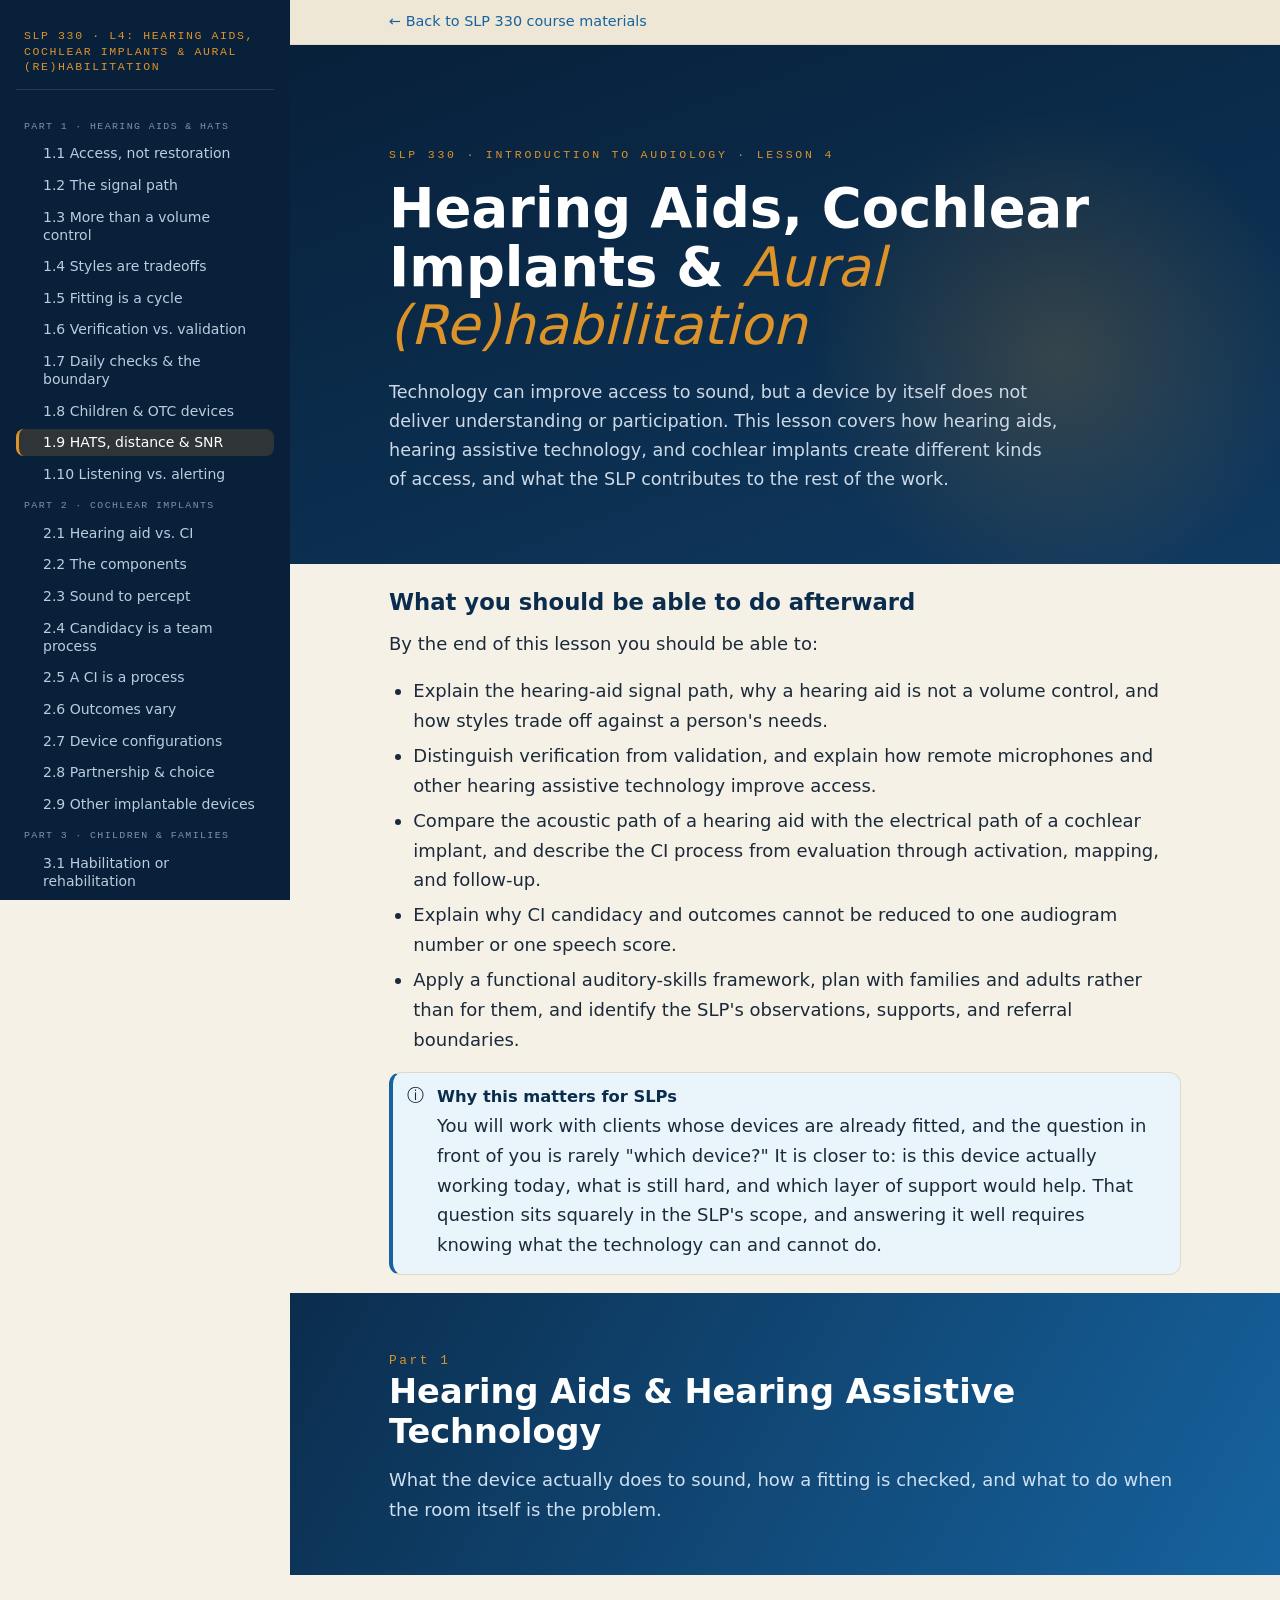
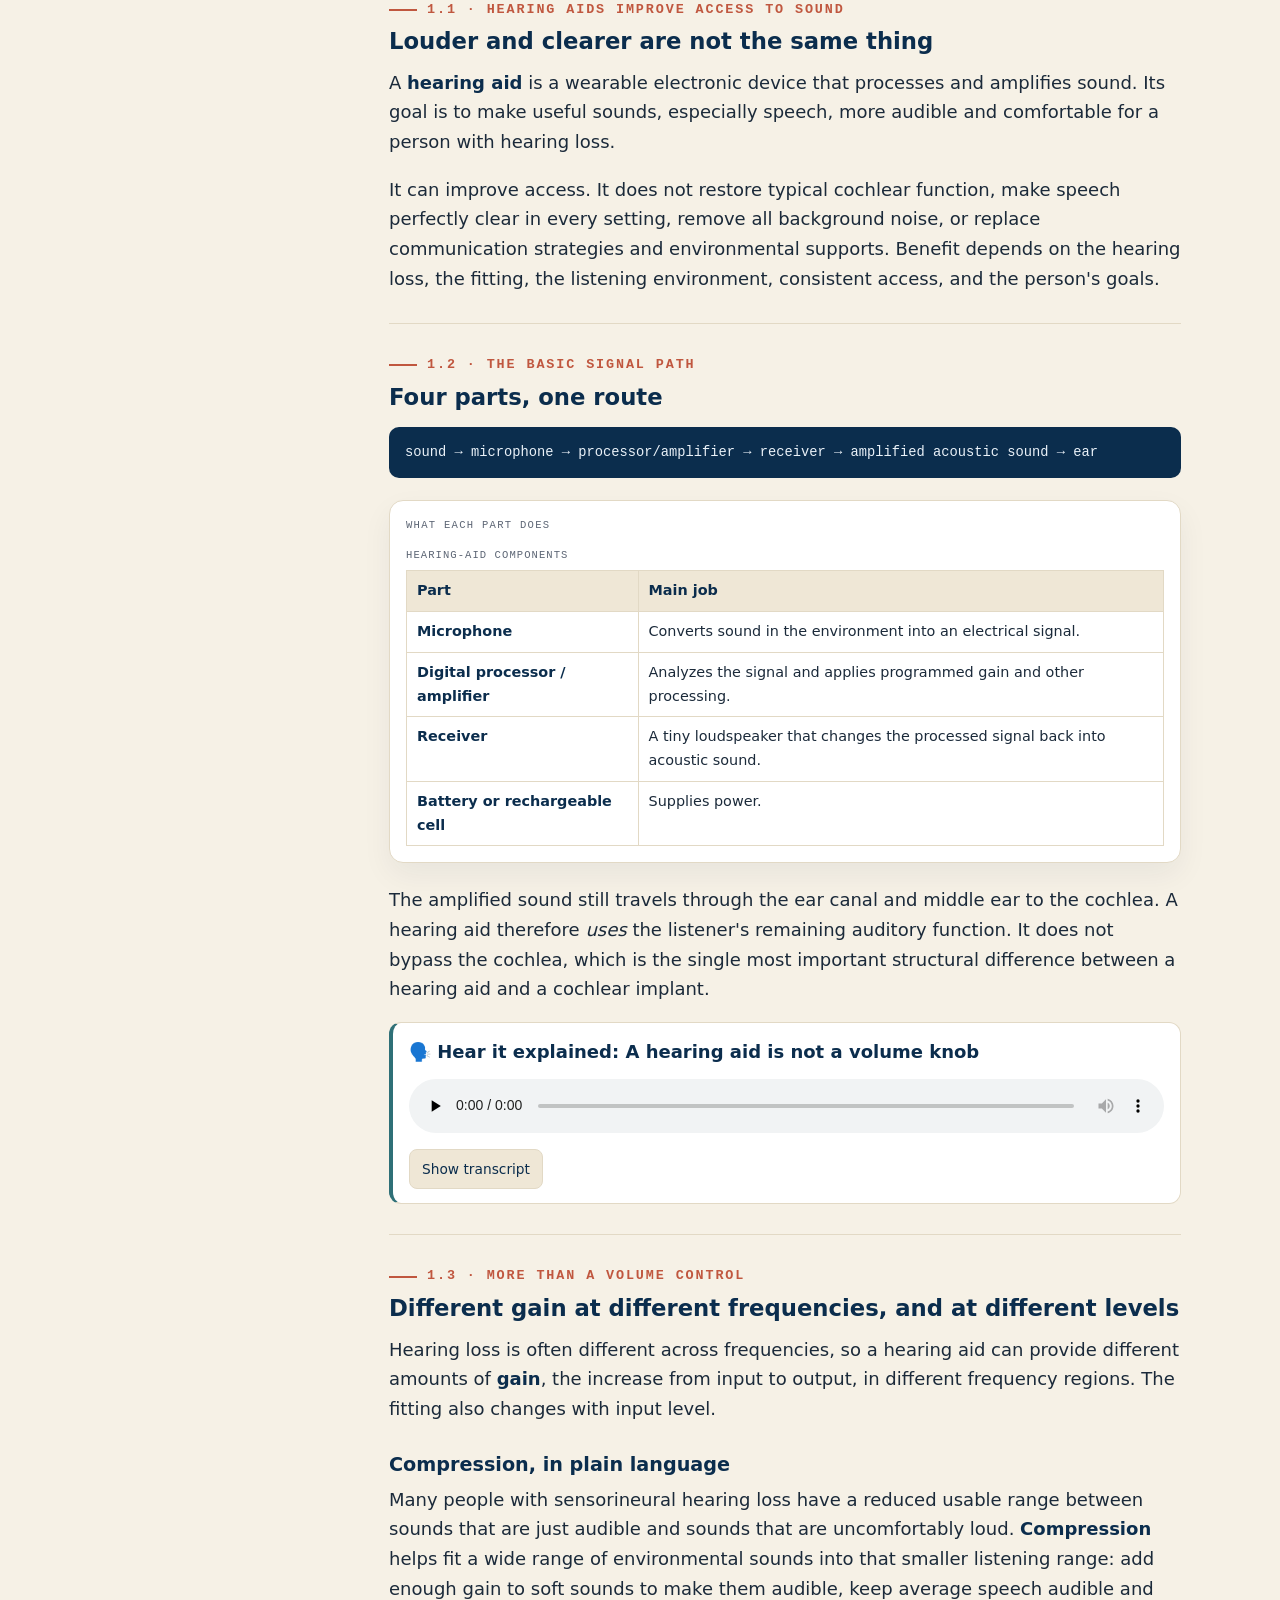
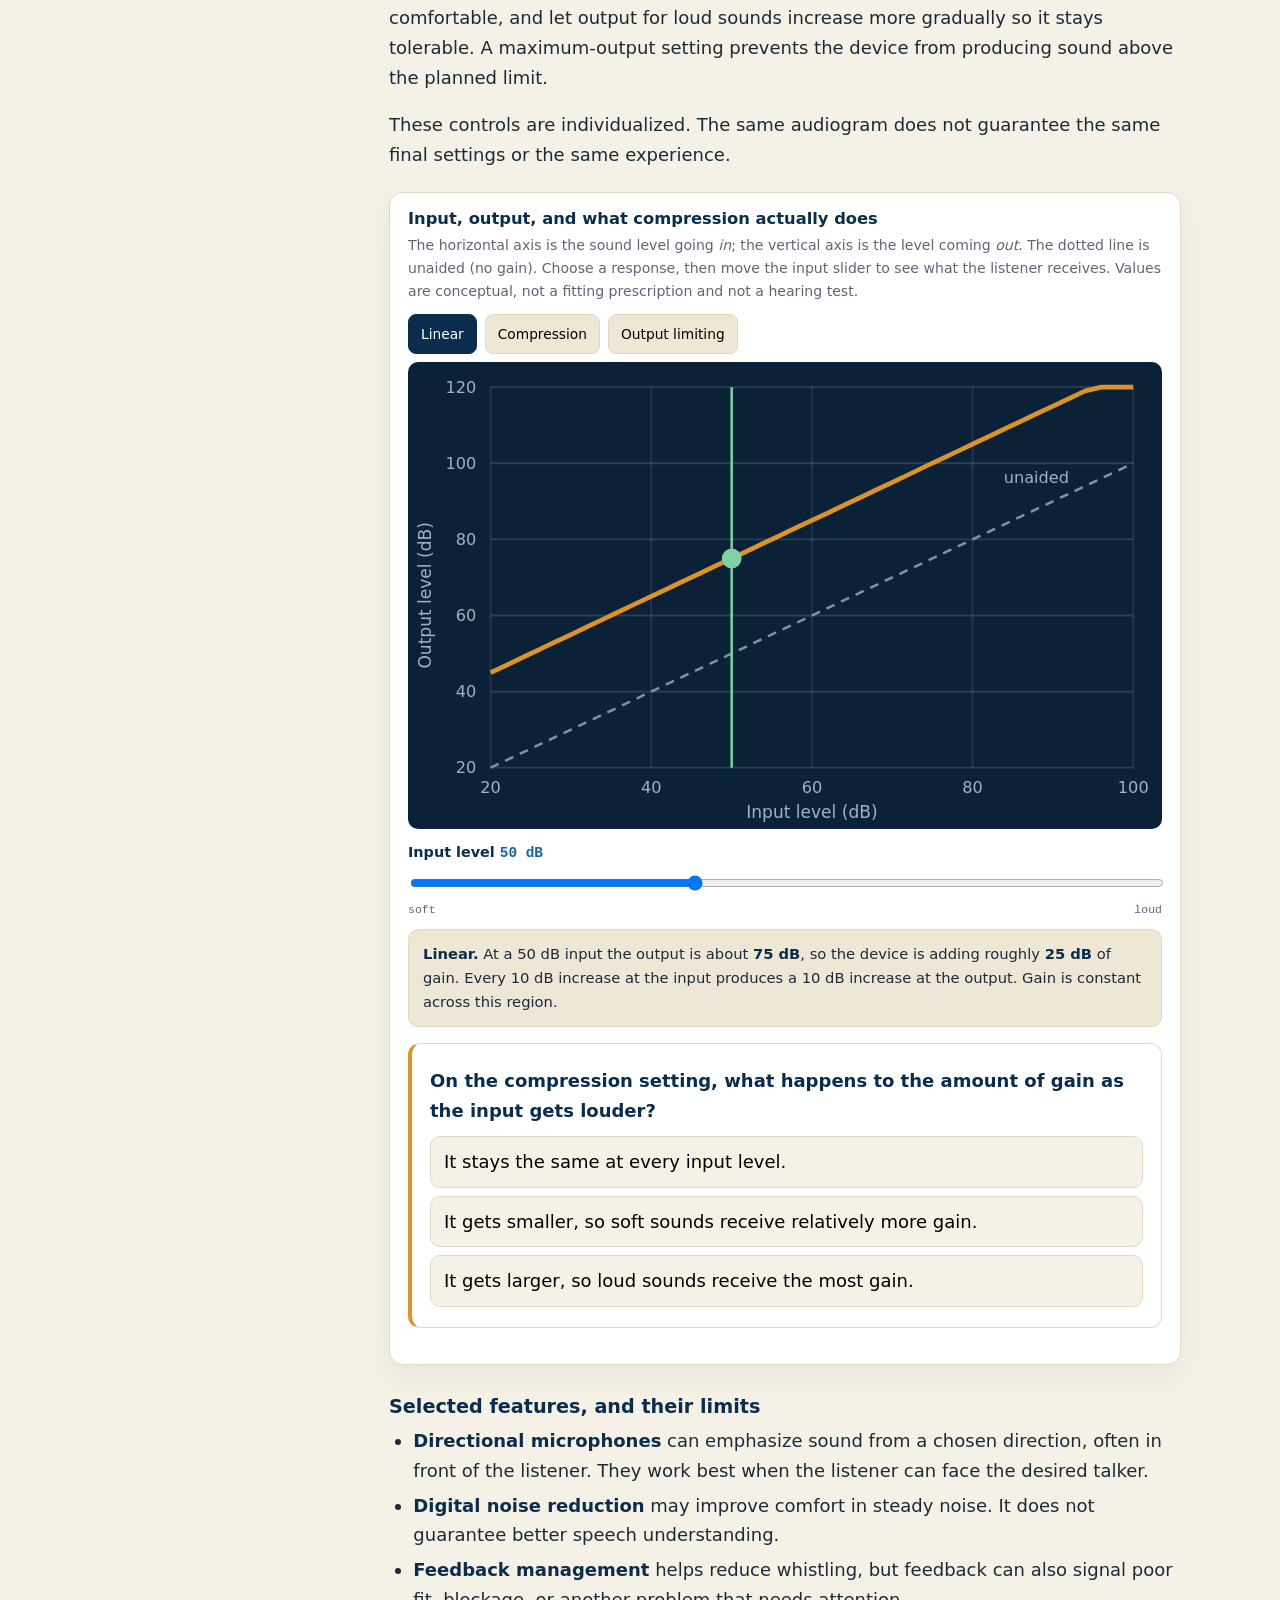
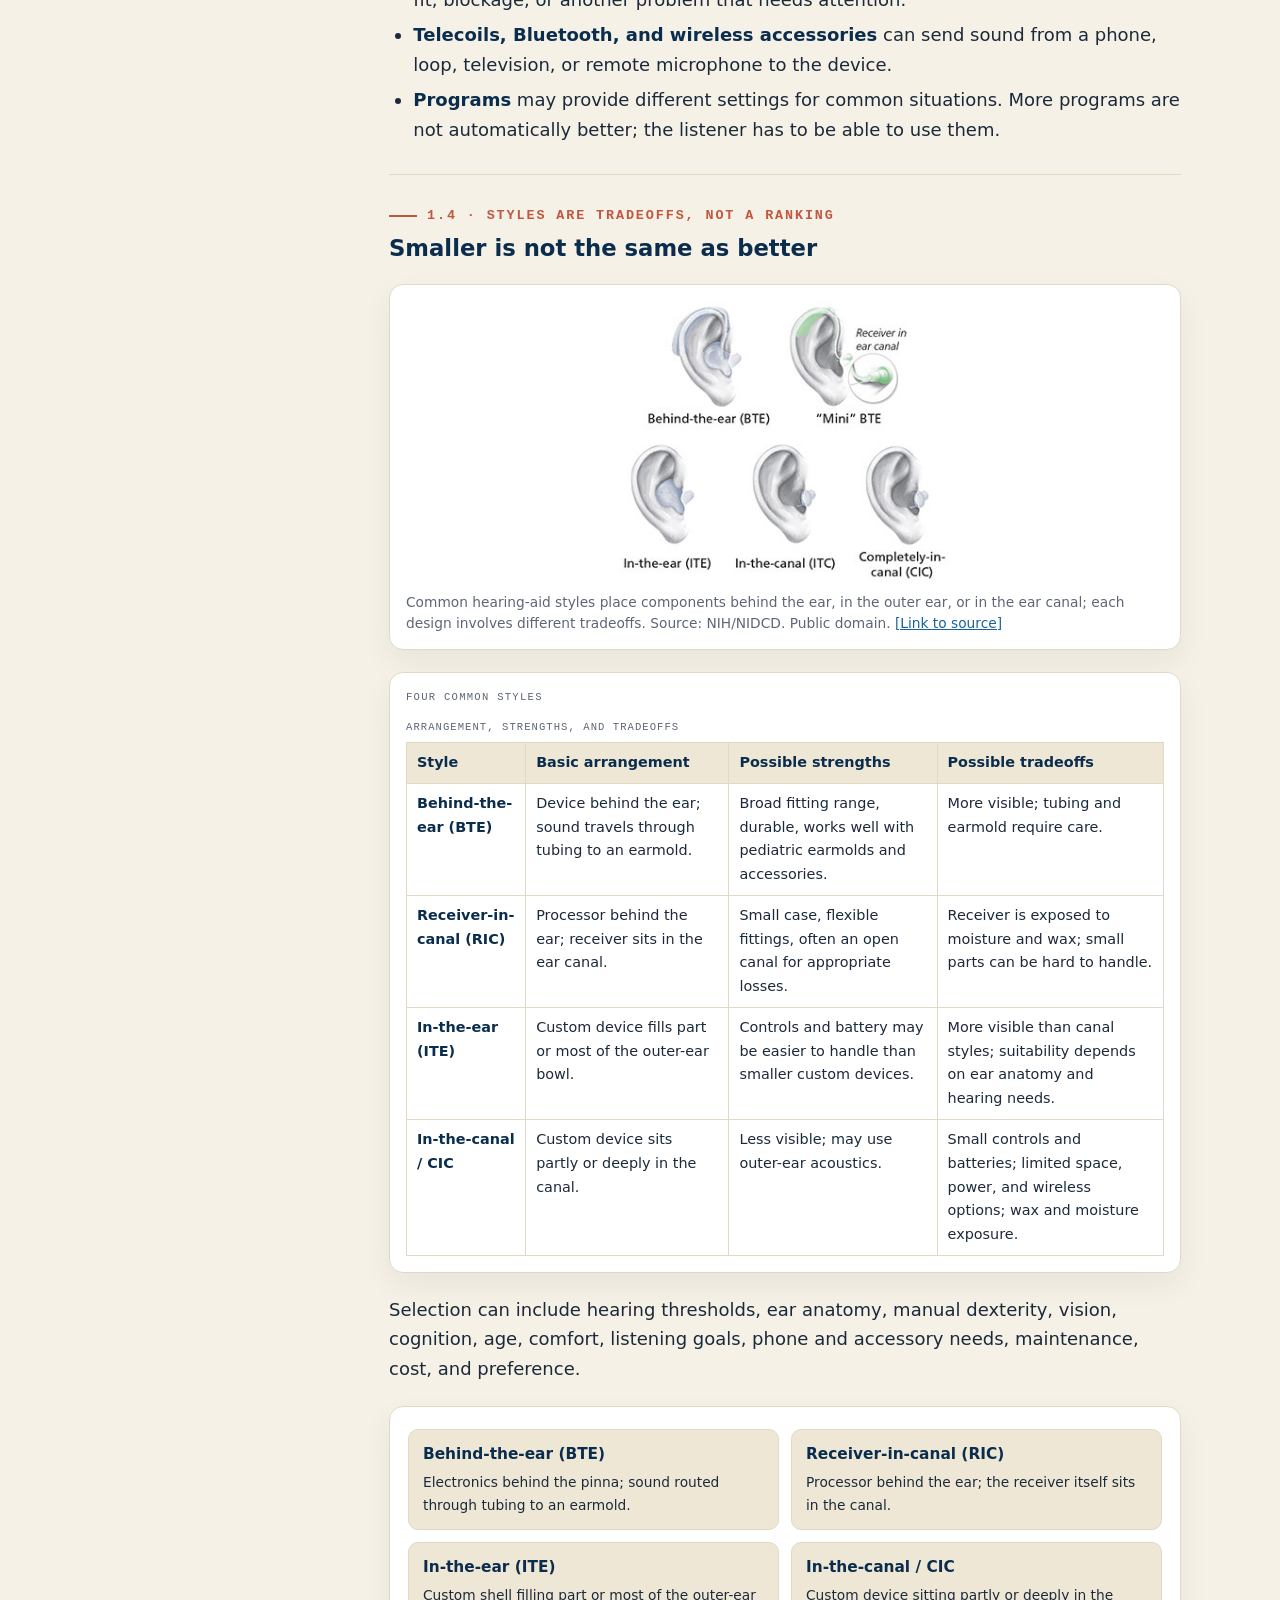
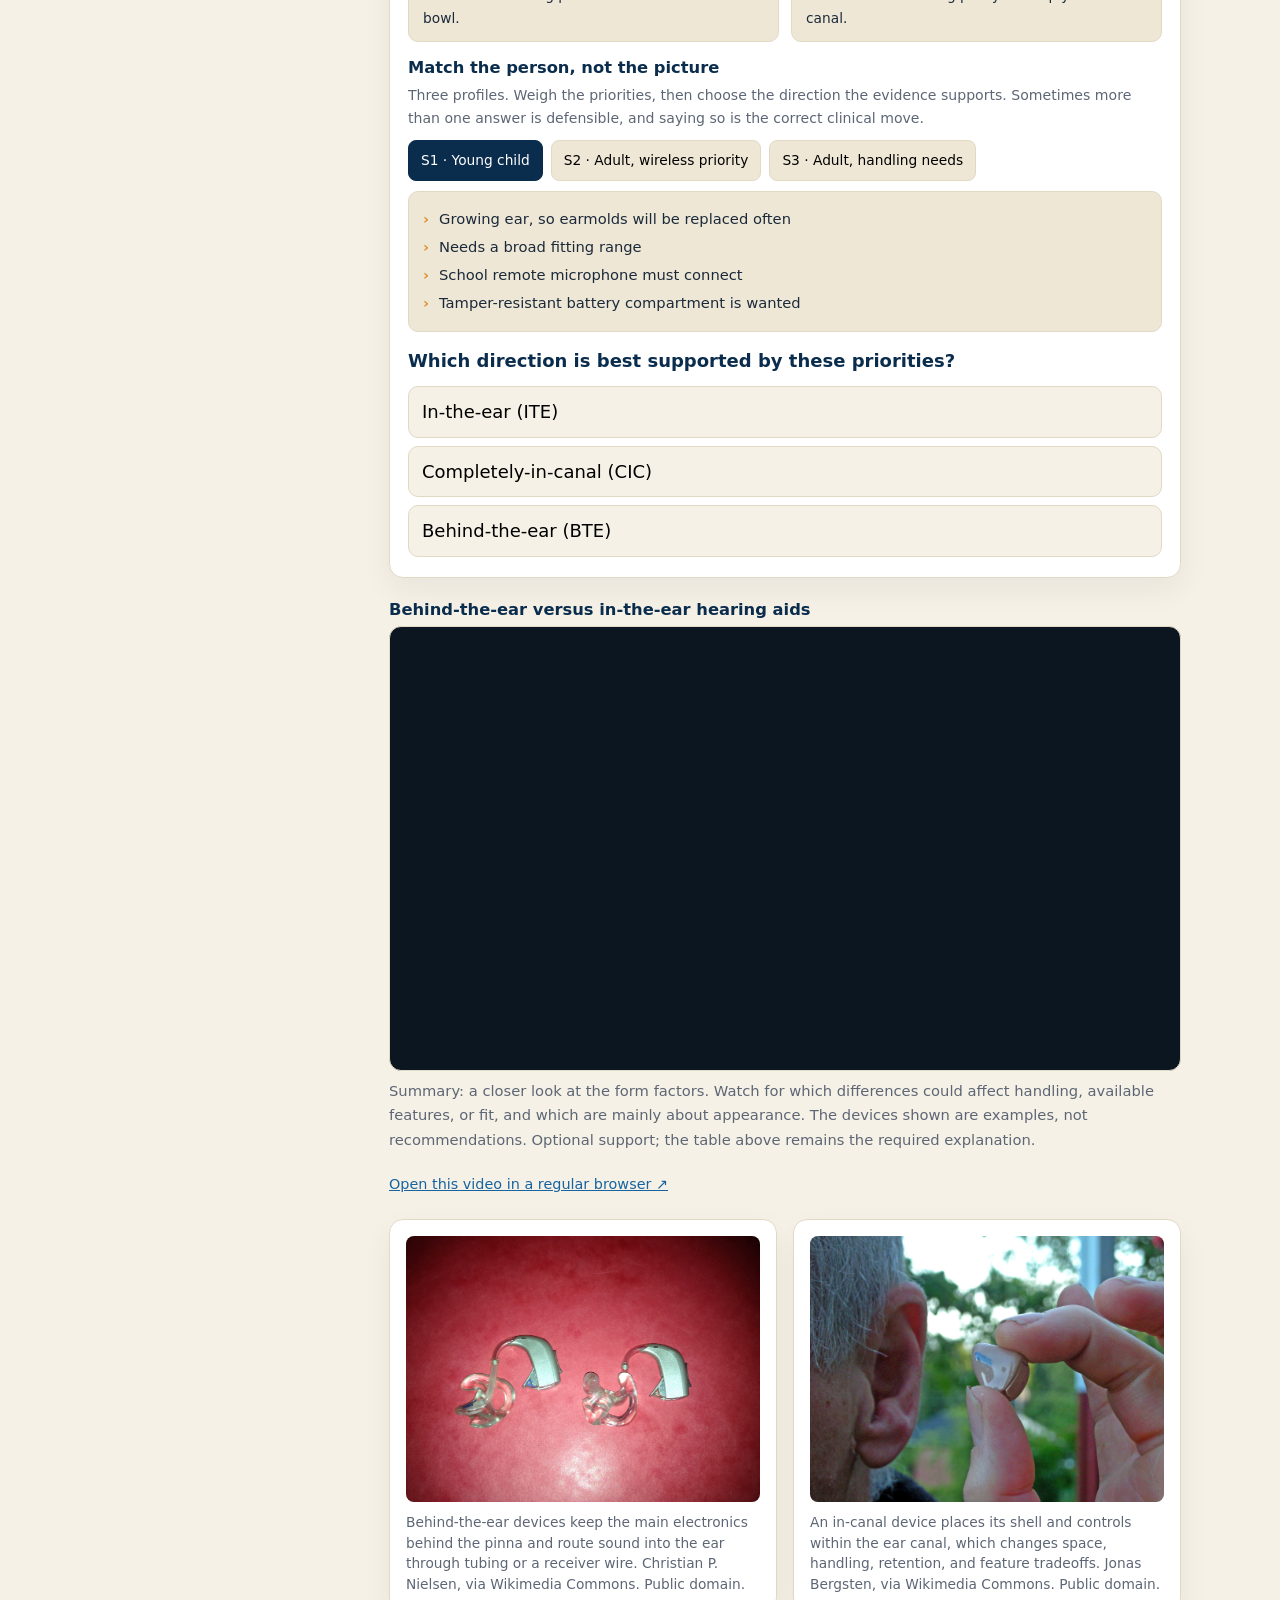
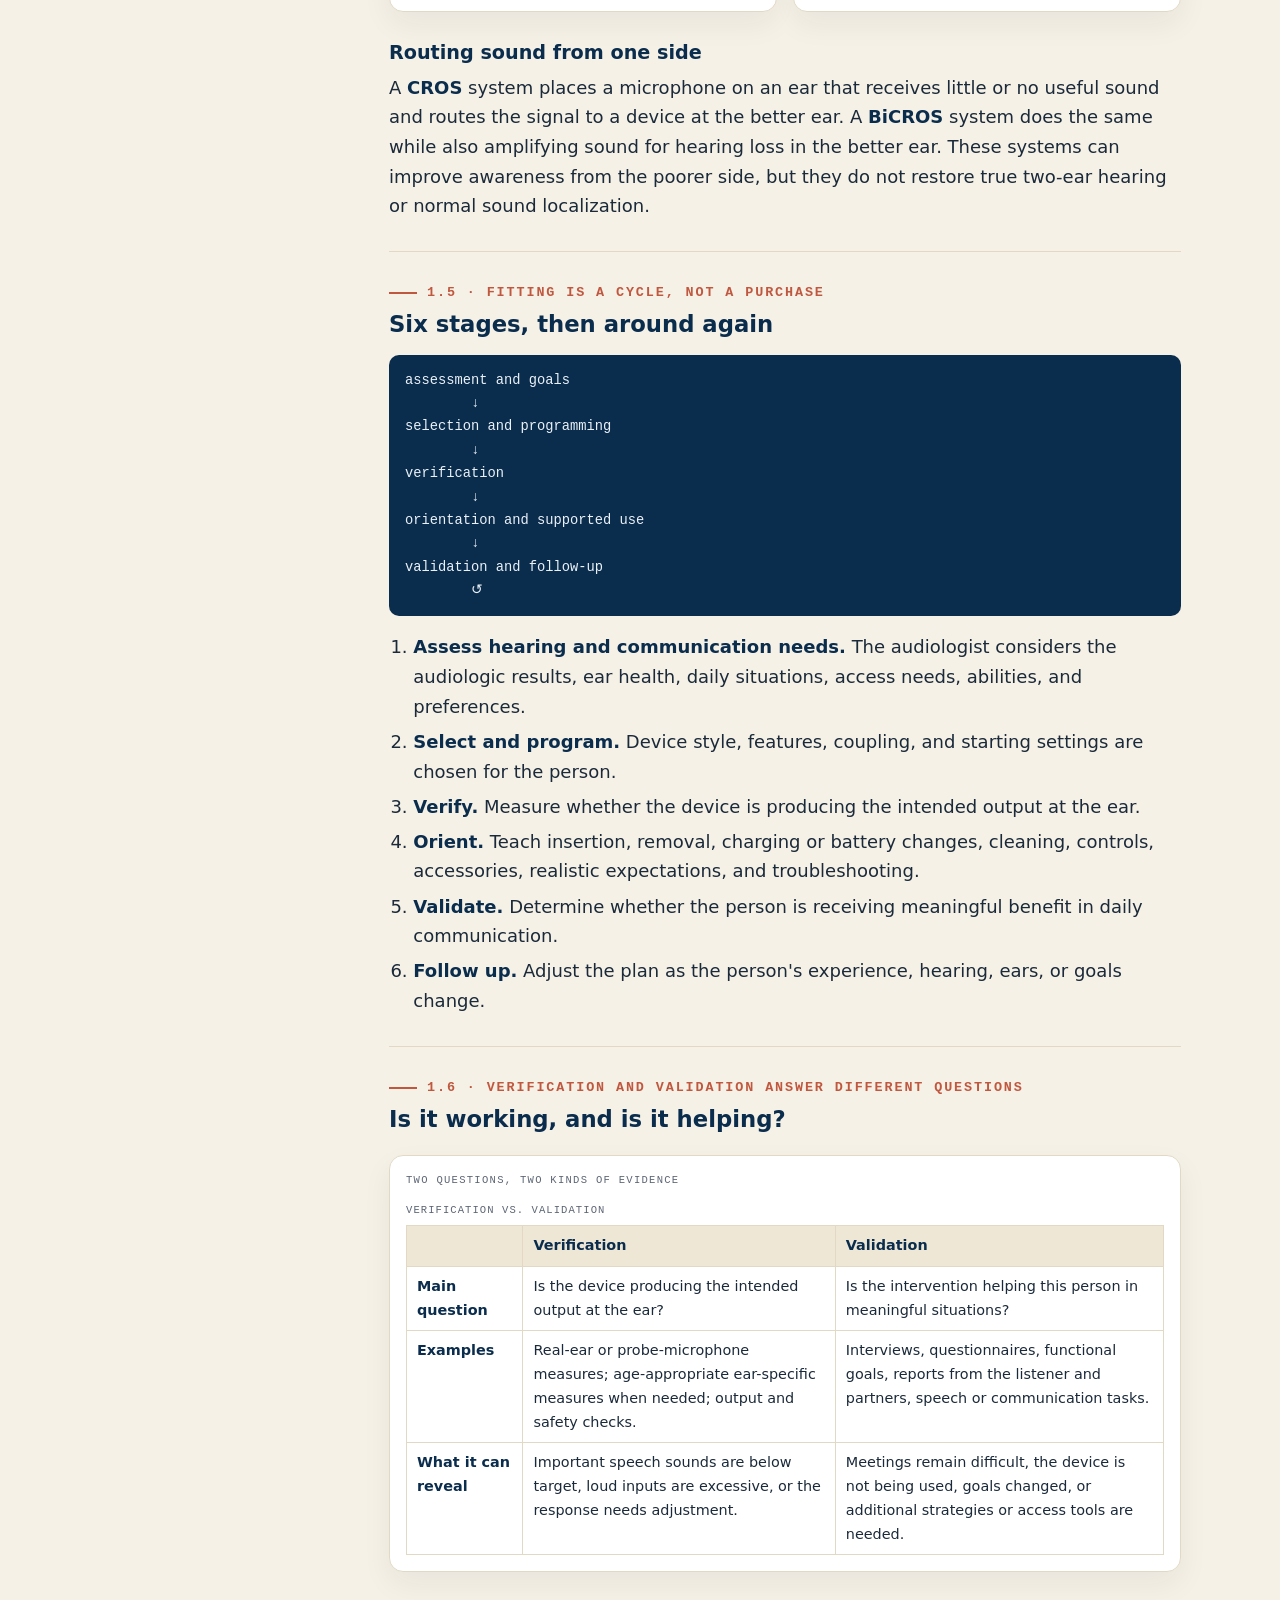
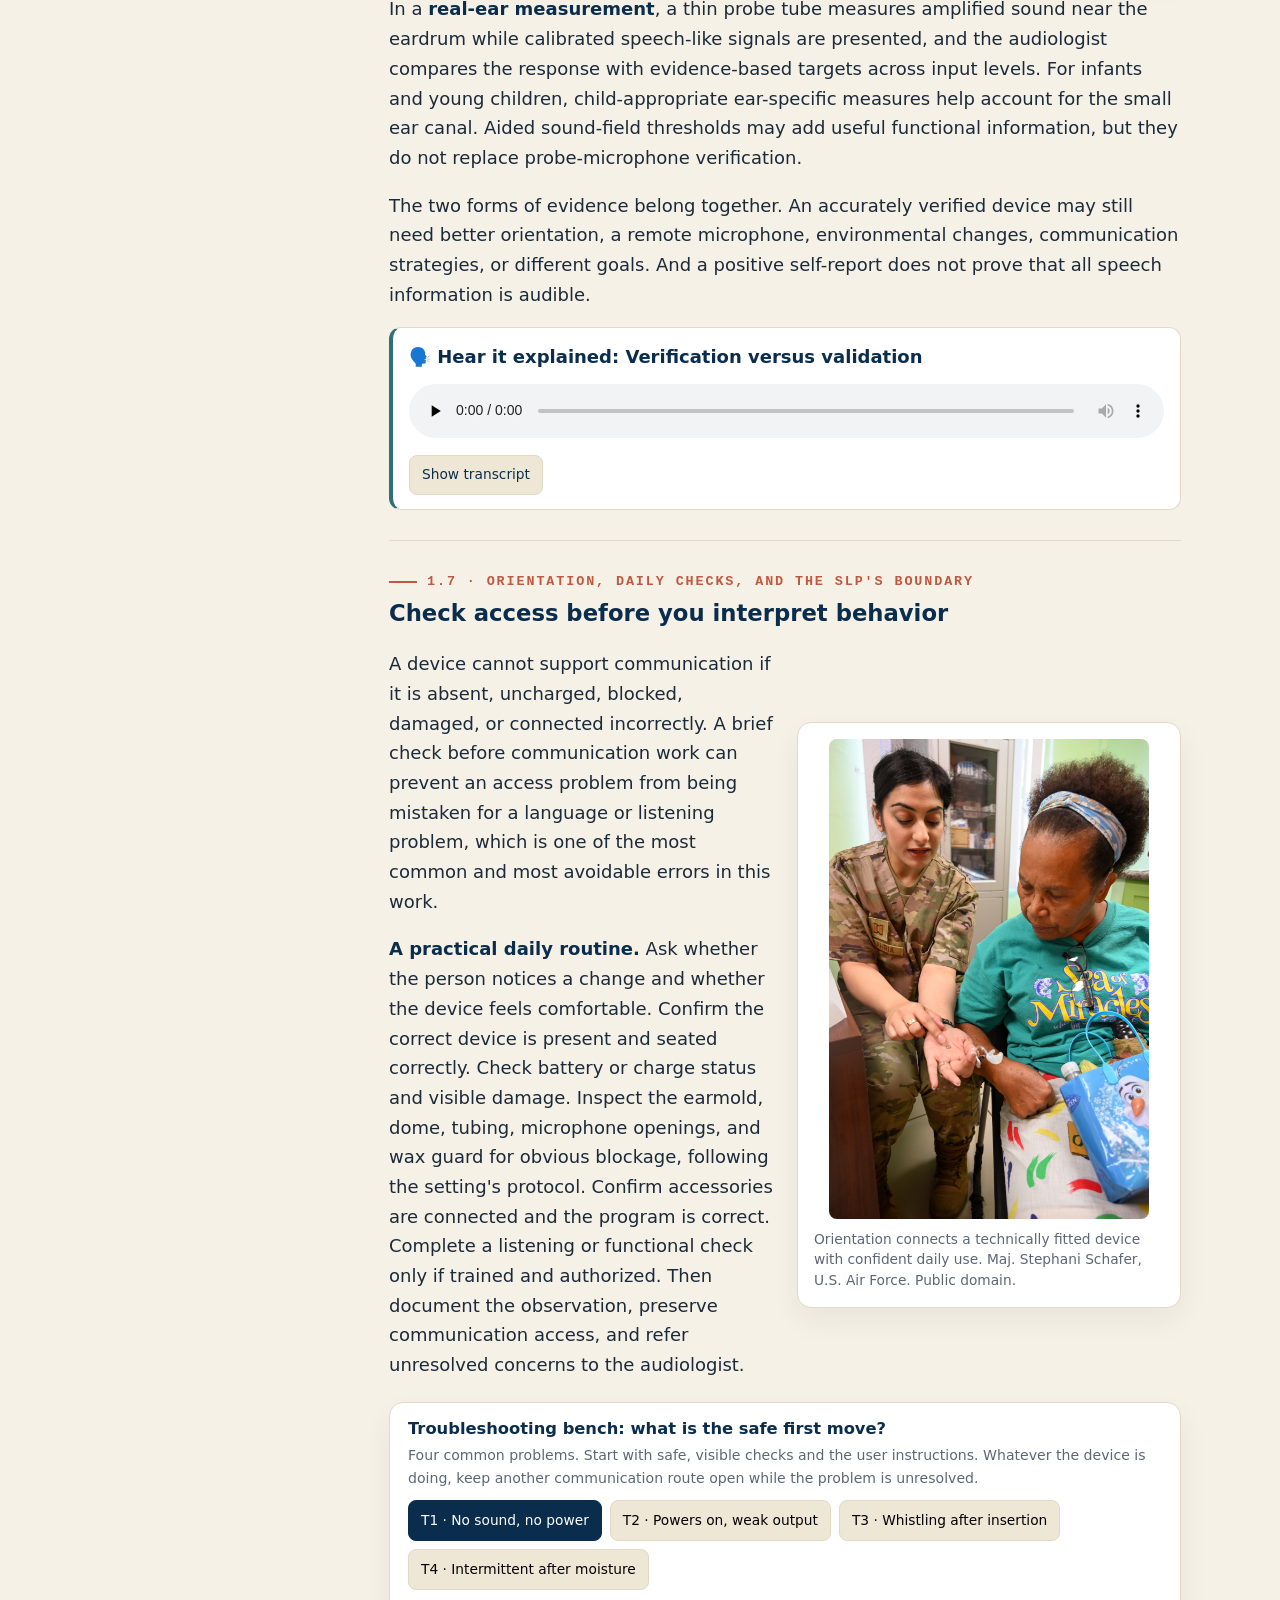
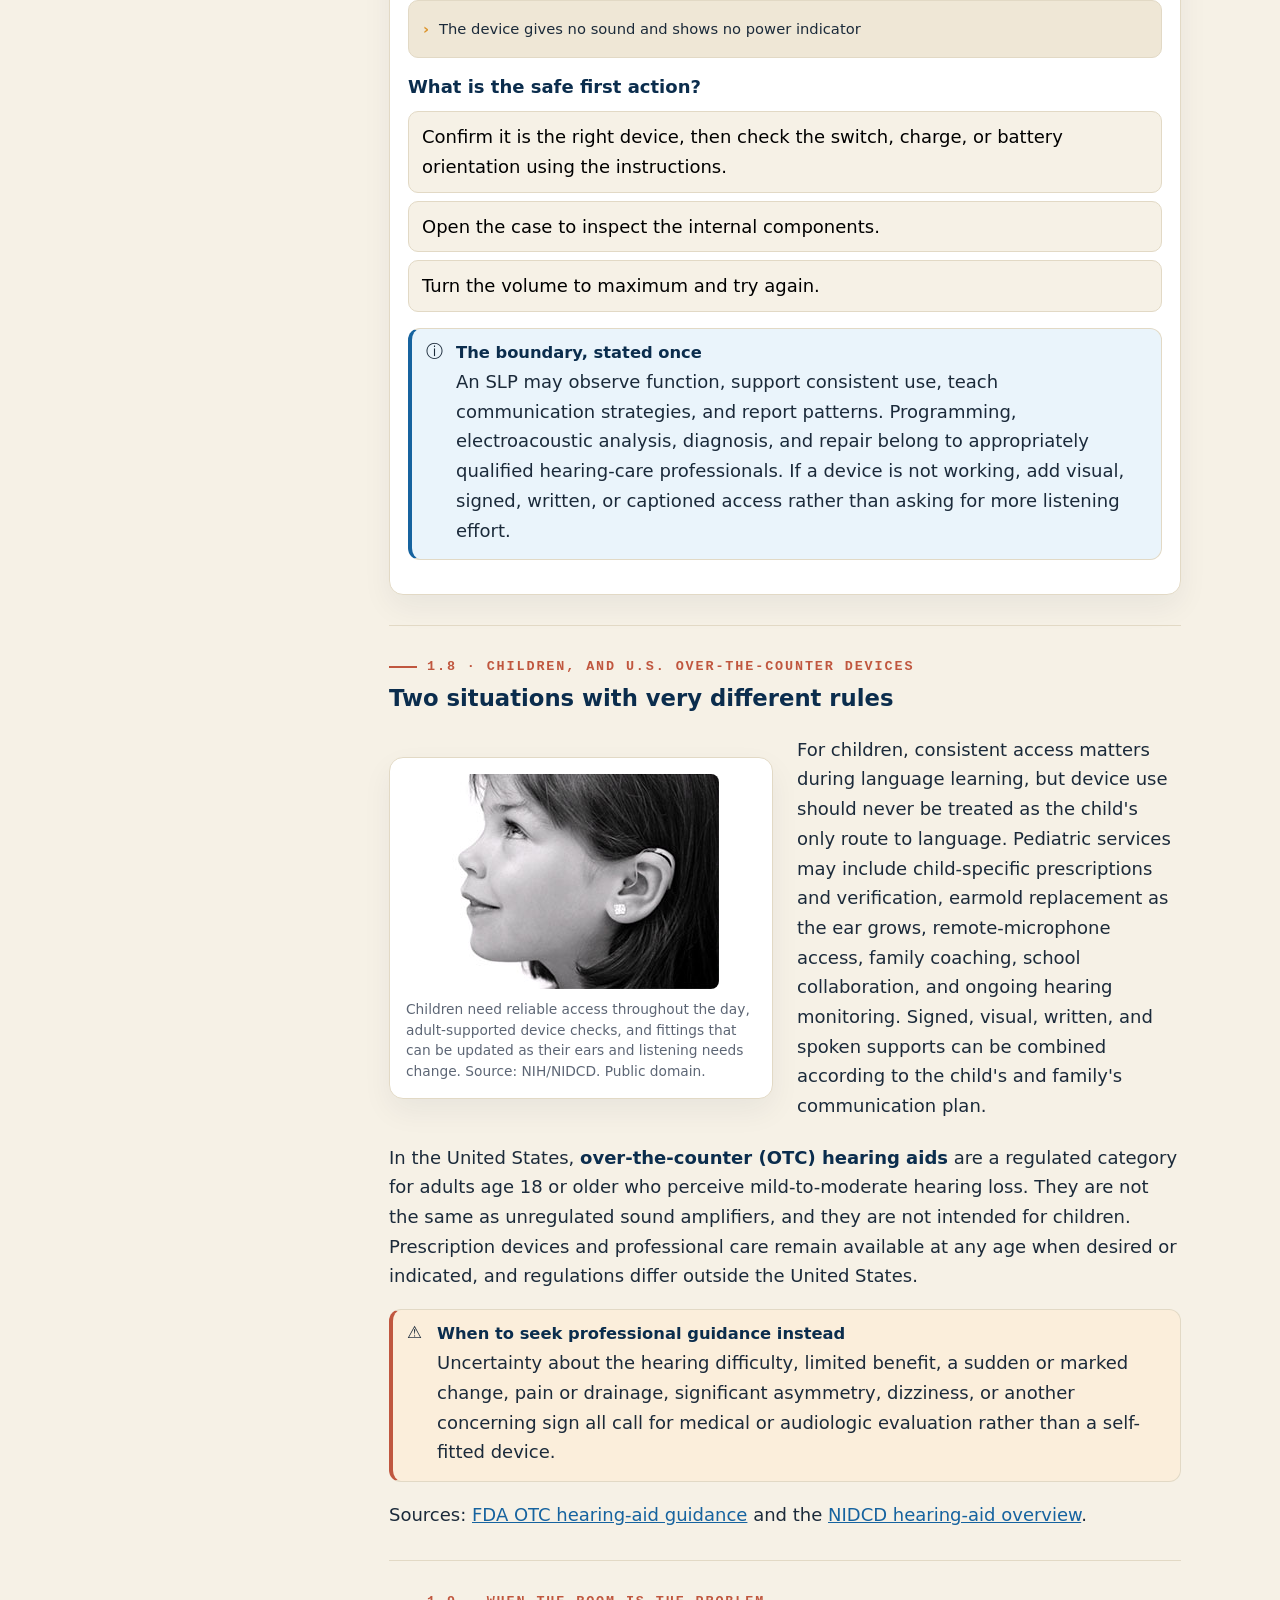
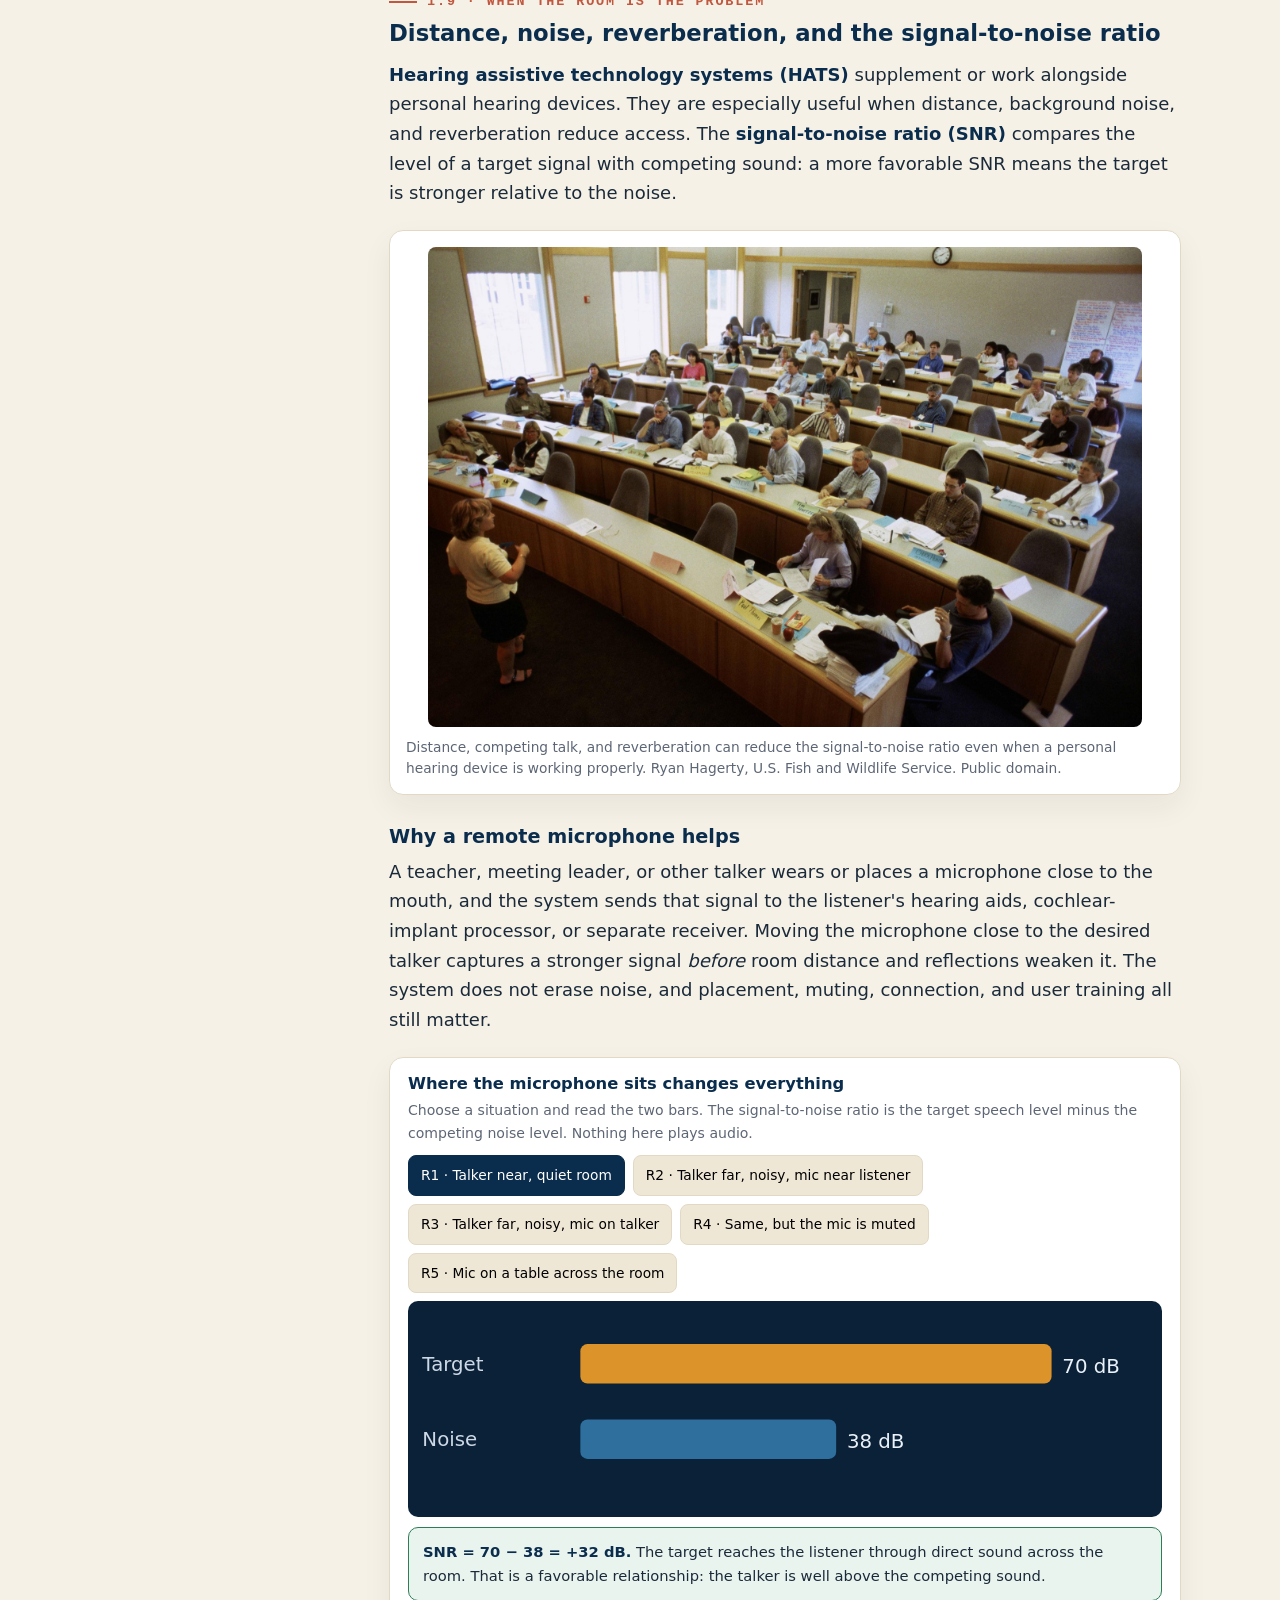
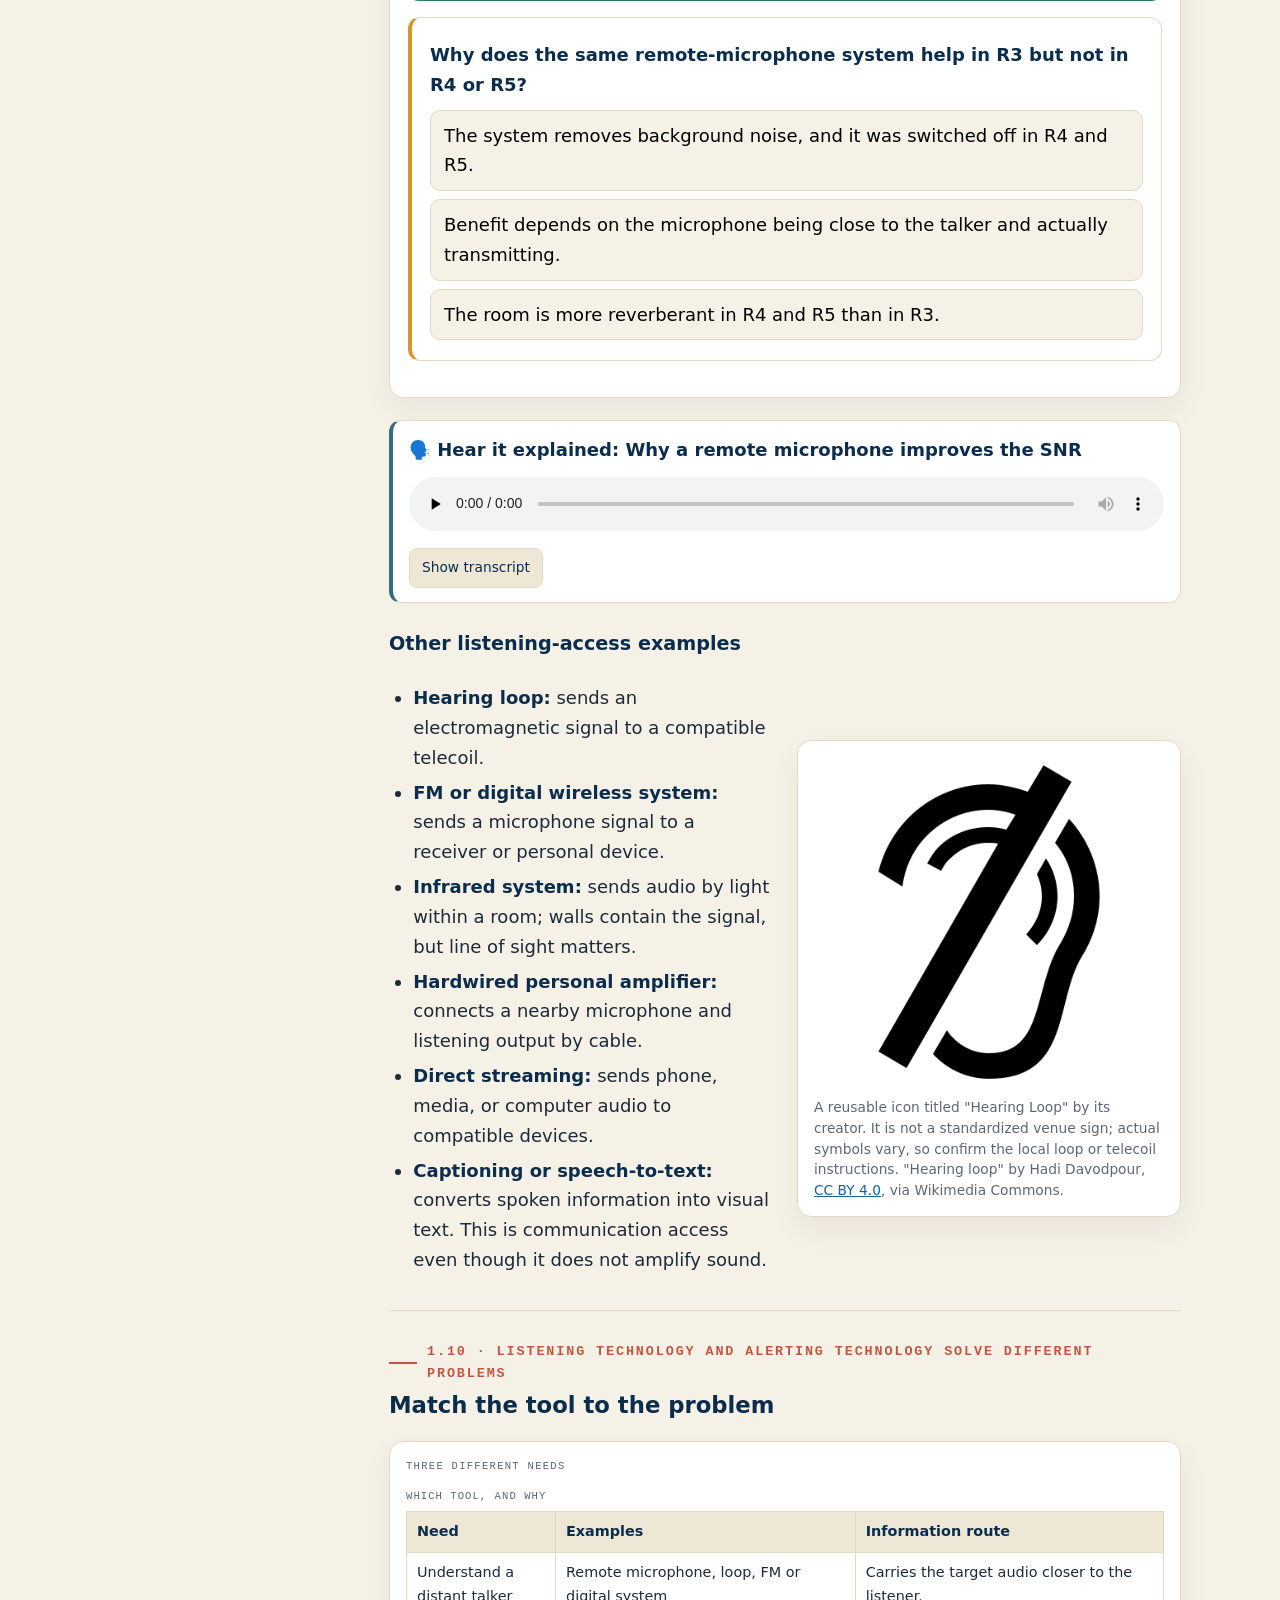
<file: l4/index.html>
<!DOCTYPE html>
<html lang="en">
<head>
<meta charset="utf-8">
<meta name="viewport" content="width=device-width, initial-scale=1">
<title>SLP 330: Introduction to Audiology, Lesson 4: Hearing Aids, Cochlear Implants, and Aural (Re)habilitation</title>
<meta name="description" content="SLP 330 Lesson 4: hearing aids and hearing assistive technology, cochlear implants and other implantable devices, aural habilitation with children and families, and aural rehabilitation with adults.">
<link rel="stylesheet" href="css/styles.css">
<script>window.LESSON_MODE="studyguide";</script>
</head>
<body>
<a class="skip" href="#main">Skip to lesson content</a>
<div class="progress" id="progress" role="presentation"></div>


<!-- mobile top bar -->
<header class="topbar">
  <button class="nav-toggle" id="navToggle" aria-expanded="false" aria-controls="sidebar">&#9776; Contents</button>
  <a class="tb-brand" href="#top">SLP 330 <small>Introduction to Audiology</small></a>
</header>
<div class="sb-backdrop" id="sbBackdrop"></div>

<div class="app">
  <!-- sidebar -->
  <aside class="sidebar" id="sidebar" aria-label="Lesson navigation">
    <div class="brand">
      <span class="crs">SLP 330 · L4: Hearing Aids, Cochlear Implants &amp; Aural (Re)habilitation</span>
    </div>
    <nav class="menu" aria-label="Lesson sections">
      <ul>
        <li class="grp">Part 1 · Hearing aids &amp; HATS</li>
        <li><a href="#s-1-1" class="sub">1.1 Access, not restoration</a></li>
        <li><a href="#s-1-2" class="sub">1.2 The signal path <span class="state"></span></a></li>
        <li><a href="#s-1-3" class="sub">1.3 More than a volume control <span class="state"></span></a></li>
        <li><a href="#s-1-4" class="sub">1.4 Styles are tradeoffs <span class="state"></span></a></li>
        <li><a href="#s-1-5" class="sub">1.5 Fitting is a cycle <span class="state"></span></a></li>
        <li><a href="#s-1-6" class="sub">1.6 Verification vs. validation <span class="state"></span></a></li>
        <li><a href="#s-1-7" class="sub">1.7 Daily checks &amp; the boundary <span class="state"></span></a></li>
        <li><a href="#s-1-8" class="sub">1.8 Children &amp; OTC devices <span class="state"></span></a></li>
        <li><a href="#s-1-9" class="sub">1.9 HATS, distance &amp; SNR <span class="state"></span></a></li>
        <li><a href="#s-1-10" class="sub">1.10 Listening vs. alerting <span class="state"></span></a></li>
        <li class="grp">Part 2 · Cochlear implants</li>
        <li><a href="#s-2-1" class="sub">2.1 Hearing aid vs. CI <span class="state"></span></a></li>
        <li><a href="#s-2-2" class="sub">2.2 The components <span class="state"></span></a></li>
        <li><a href="#s-2-3" class="sub">2.3 Sound to percept <span class="state"></span></a></li>
        <li><a href="#s-2-4" class="sub">2.4 Candidacy is a team process <span class="state"></span></a></li>
        <li><a href="#s-2-5" class="sub">2.5 A CI is a process <span class="state"></span></a></li>
        <li><a href="#s-2-6" class="sub">2.6 Outcomes vary <span class="state"></span></a></li>
        <li><a href="#s-2-7" class="sub">2.7 Device configurations <span class="state"></span></a></li>
        <li><a href="#s-2-8" class="sub">2.8 Partnership &amp; choice <span class="state"></span></a></li>
        <li><a href="#s-2-9" class="sub">2.9 Other implantable devices <span class="state"></span></a></li>
        <li class="grp">Part 3 · Children &amp; families</li>
        <li><a href="#s-3-1" class="sub">3.1 Habilitation or rehabilitation <span class="state"></span></a></li>
        <li><a href="#s-3-2" class="sub">3.2 Language access first <span class="state"></span></a></li>
        <li><a href="#s-3-3" class="sub">3.3 Beyond the audiogram <span class="state"></span></a></li>
        <li><a href="#s-3-4" class="sub">3.4 Auditory-skills framework <span class="state"></span></a></li>
        <li><a href="#s-3-5" class="sub">3.5 Coaching in routines <span class="state"></span></a></li>
        <li><a href="#s-3-6" class="sub">3.6 Coordinating access <span class="state"></span></a></li>
        <li><a href="#s-3-7" class="sub">3.7 Outcomes that matter <span class="state"></span></a></li>
        <li class="grp">Part 4 · Adults</li>
        <li><a href="#s-4-1" class="sub">4.1 Start with participation <span class="state"></span></a></li>
        <li><a href="#s-4-2" class="sub">4.2 Assess real settings <span class="state"></span></a></li>
        <li><a href="#s-4-3" class="sub">4.3 CORE and CARE <span class="state"></span></a></li>
        <li><a href="#s-4-4" class="sub">4.4 Plan ahead, then repair <span class="state"></span></a></li>
        <li><a href="#s-4-5" class="sub">4.5 Partners &amp; speechreading <span class="state"></span></a></li>
        <li><a href="#s-4-6" class="sub">4.6 Auditory training <span class="state"></span></a></li>
        <li><a href="#s-4-7" class="sub">4.7 Counseling &amp; fatigue <span class="state"></span></a></li>
        <li><a href="#s-4-8" class="sub">4.8 Measuring change <span class="state"></span></a></li>
        <li><a href="#s-4-9" class="sub">4.9 SLP decision routine <span class="state"></span></a></li>
        <li class="grp">Review</li>
        <li><a href="#sec-review" class="sub">Summary</a></li>
        <li><a href="#sec-glossary" class="sub">Glossary</a></li>
      </ul>
    </nav>
  </aside>

  <!-- content -->
  <div class="content">
  <main id="main" tabindex="-1">
  <span id="top"></span>

  <div class="course-backlink"><div class="container"><a href="../">&larr; Back to SLP 330 course materials</a></div></div>

  <!-- HERO -->
  <section class="hero" aria-labelledby="hero-h">
    <div class="container">
      <span class="eyebrow">SLP 330 · Introduction to Audiology · Lesson 4</span>
      <h1>Hearing Aids, Cochlear Implants &amp; <span class="acc">Aural (Re)habilitation</span></h1>
      <p class="lede">Technology can improve access to sound, but a device by itself does not deliver understanding or participation. This lesson covers how hearing aids, hearing assistive technology, and cochlear implants create different kinds of access, and what the SLP contributes to the rest of the work.</p>
    </div>
  </section>

  <!-- ORIENTATION -->
  <section id="sec-orientation" class="lesson">
    <div class="container">
      <h2>What you should be able to do afterward</h2>
      <p>By the end of this lesson you should be able to:</p>
      <ul>
        <li>Explain the hearing-aid signal path, why a hearing aid is not a volume control, and how styles trade off against a person's needs.</li>
        <li>Distinguish verification from validation, and explain how remote microphones and other hearing assistive technology improve access.</li>
        <li>Compare the acoustic path of a hearing aid with the electrical path of a cochlear implant, and describe the CI process from evaluation through activation, mapping, and follow-up.</li>
        <li>Explain why CI candidacy and outcomes cannot be reduced to one audiogram number or one speech score.</li>
        <li>Apply a functional auditory-skills framework, plan with families and adults rather than for them, and identify the SLP's observations, supports, and referral boundaries.</li>
      </ul>

      <div class="callout c-clinical"><span class="ic" aria-hidden="true">&#9432;</span>
        <h4>Why this matters for SLPs</h4>
        <p>You will work with clients whose devices are already fitted, and the question in front of you is rarely "which device?" It is closer to: is this device actually working today, what is still hard, and which layer of support would help. That question sits squarely in the SLP's scope, and answering it well requires knowing what the technology can and cannot do.</p>
      </div>

    </div>
  </section>

  <!-- ===================== PART 1 ===================== -->
  <section class="lesson part-head">
    <div class="container">
      <span class="pnum">Part 1</span>
      <h2>Hearing Aids &amp; Hearing Assistive Technology</h2>
      <p>What the device actually does to sound, how a fitting is checked, and what to do when the room itself is the problem.</p>
    </div>
  </section>

  <section id="sec-p1a" class="lesson">
    <div class="container">
      <p class="kicker" id="s-1-1">1.1 · Hearing aids improve access to sound</p>
      <h2>Louder and clearer are not the same thing</h2>
      <p>A <strong>hearing aid</strong> is a wearable electronic device that processes and amplifies sound. Its goal is to make useful sounds, especially speech, more audible and comfortable for a person with hearing loss.</p>
      <p>It can improve access. It does not restore typical cochlear function, make speech perfectly clear in every setting, remove all background noise, or replace communication strategies and environmental supports. Benefit depends on the hearing loss, the fitting, the listening environment, consistent access, and the person's goals.</p>

      <p class="kicker" id="s-1-2">1.2 · The basic signal path</p>
      <h3>Four parts, one route</h3>

      <div class="flowbox">sound → microphone → processor/amplifier → receiver → amplified acoustic sound → ear</div>

      <div class="fig">
        <p class="fig-title">What each part does</p>
        <table class="thresh-table"><caption>Hearing-aid components</caption>
          <thead><tr><th scope="col">Part</th><th scope="col">Main job</th></tr></thead>
          <tbody>
            <tr><td><strong>Microphone</strong></td><td>Converts sound in the environment into an electrical signal.</td></tr>
            <tr><td><strong>Digital processor / amplifier</strong></td><td>Analyzes the signal and applies programmed gain and other processing.</td></tr>
            <tr><td><strong>Receiver</strong></td><td>A tiny loudspeaker that changes the processed signal back into acoustic sound.</td></tr>
            <tr><td><strong>Battery or rechargeable cell</strong></td><td>Supplies power.</td></tr>
          </tbody>
        </table>
      </div>

      <p>The amplified sound still travels through the ear canal and middle ear to the cochlea. A hearing aid therefore <em>uses</em> the listener's remaining auditory function. It does not bypass the cochlea, which is the single most important structural difference between a hearing aid and a cochlear implant.</p>

      <div class="audio-block">
        <div class="ab-head"><span class="ab-title">🗣️ Hear it explained: A hearing aid is not a volume knob</span></div>
        <audio controls preload="none" src="audio/l4_01_hearing_aids_not_volume_knobs.mp3">Your browser does not support audio playback; the transcript below has the full content.</audio>
        <button class="tr-toggle" type="button" aria-expanded="false">Show transcript</button>
        <div class="transcript">
          <p>Calling a hearing aid a volume knob misses most of what the device is designed to do. A simple volume control changes all sounds together. A hearing aid processes sound differently across frequencies and input levels.</p>
          <p>First, the microphone converts sound into an electrical signal. The processor analyzes that signal in frequency bands. Because a hearing loss may affect some frequencies more than others, the hearing aid can provide more gain where it is needed and less where it is not. The fitting prescription is based partly on the person’s audiogram, but it must also be verified and adjusted for that individual.</p>
          <p>Sound level matters too. Many people with sensorineural hearing loss have a smaller usable range between the softest sound they can hear and a sound that becomes uncomfortably loud. Compression helps fit speech into that range. The hearing aid may provide relatively more gain for soft sounds. As the input becomes louder, the output still increases, but more gradually. Maximum-output settings also help keep amplified sound within safe and comfortable limits.</p>
          <p>Other features may reduce steady noise, emphasize sound from a chosen direction, or connect to a remote microphone. These features can improve access, but they do not restore typical cochlear function or make every listening environment easy.</p>
          <p>A hearing aid is therefore better understood as a personalized sound-processing system, not simply a louder button.</p>
        </div>
      </div>

    </div>
  </section>

  <section id="sec-p1b" class="lesson locked-content">
    <div class="container">
      <p class="kicker" id="s-1-3">1.3 · More than a volume control</p>
      <h2>Different gain at different frequencies, and at different levels</h2>
      <p>Hearing loss is often different across frequencies, so a hearing aid can provide different amounts of <strong>gain</strong>, the increase from input to output, in different frequency regions. The fitting also changes with input level.</p>

      <h3>Compression, in plain language</h3>
      <p>Many people with sensorineural hearing loss have a reduced usable range between sounds that are just audible and sounds that are uncomfortably loud. <strong>Compression</strong> helps fit a wide range of environmental sounds into that smaller listening range: add enough gain to soft sounds to make them audible, keep average speech audible and comfortable, and let output for loud sounds increase more gradually so it stays tolerable. A maximum-output setting prevents the device from producing sound above the planned limit.</p>
      <p>These controls are individualized. The same audiogram does not guarantee the same final settings or the same experience.</p>

      <div class="widget" id="compression-explorer"></div>

      <h3>Selected features, and their limits</h3>
      <ul>
        <li><strong>Directional microphones</strong> can emphasize sound from a chosen direction, often in front of the listener. They work best when the listener can face the desired talker.</li>
        <li><strong>Digital noise reduction</strong> may improve comfort in steady noise. It does not guarantee better speech understanding.</li>
        <li><strong>Feedback management</strong> helps reduce whistling, but feedback can also signal poor fit, blockage, or another problem that needs attention.</li>
        <li><strong>Telecoils, Bluetooth, and wireless accessories</strong> can send sound from a phone, loop, television, or remote microphone to the device.</li>
        <li><strong>Programs</strong> may provide different settings for common situations. More programs are not automatically better; the listener has to be able to use them.</li>
      </ul>

    </div>
  </section>

  <section id="sec-p1c" class="lesson locked-content">
    <div class="container">
      <p class="kicker" id="s-1-4">1.4 · Styles are tradeoffs, not a ranking</p>
      <h2>Smaller is not the same as better</h2>

      <figure class="photo-fig tiny" data-optional>
        <img src="images/l4_hearing_aid_styles_nidcd_pd.jpg" alt="Five illustrated hearing-aid styles labeled behind-the-ear, mini behind-the-ear, in-the-ear, in-the-canal, and completely-in-canal." loading="lazy">
        <div class="img-ph"><span class="ph-ic" aria-hidden="true">🖼️</span><span class="ph-t"><strong>Hearing-aid styles.</strong> NIH/NIDCD, public domain.</span></div>
        <figcaption>Common hearing-aid styles place components behind the ear, in the outer ear, or in the ear canal; each design involves different tradeoffs. Source: NIH/NIDCD. Public domain. <a href="https://www.nidcd.nih.gov/health/hearing-aids" target="_blank" rel="noopener">[Link to source]</a></figcaption>
      </figure>

      <div class="fig">
        <p class="fig-title">Four common styles</p>
        <table class="thresh-table"><caption>Arrangement, strengths, and tradeoffs</caption>
          <thead><tr><th scope="col">Style</th><th scope="col">Basic arrangement</th><th scope="col">Possible strengths</th><th scope="col">Possible tradeoffs</th></tr></thead>
          <tbody>
            <tr><td><strong>Behind-the-ear (BTE)</strong></td><td>Device behind the ear; sound travels through tubing to an earmold.</td><td>Broad fitting range, durable, works well with pediatric earmolds and accessories.</td><td>More visible; tubing and earmold require care.</td></tr>
            <tr><td><strong>Receiver-in-canal (RIC)</strong></td><td>Processor behind the ear; receiver sits in the ear canal.</td><td>Small case, flexible fittings, often an open canal for appropriate losses.</td><td>Receiver is exposed to moisture and wax; small parts can be hard to handle.</td></tr>
            <tr><td><strong>In-the-ear (ITE)</strong></td><td>Custom device fills part or most of the outer-ear bowl.</td><td>Controls and battery may be easier to handle than smaller custom devices.</td><td>More visible than canal styles; suitability depends on ear anatomy and hearing needs.</td></tr>
            <tr><td><strong>In-the-canal / CIC</strong></td><td>Custom device sits partly or deeply in the canal.</td><td>Less visible; may use outer-ear acoustics.</td><td>Small controls and batteries; limited space, power, and wireless options; wax and moisture exposure.</td></tr>
          </tbody>
        </table>
      </div>

      <p>Selection can include hearing thresholds, ear anatomy, manual dexterity, vision, cognition, age, comfort, listening goals, phone and accessory needs, maintenance, cost, and preference.</p>

      <div class="widget" id="style-explorer"></div>

      <div class="video-block">
        <h4>Behind-the-ear versus in-the-ear hearing aids</h4>
        <div class="video-frame"><iframe loading="lazy" src="https://www.youtube-nocookie.com/embed/Jp3AfO694M8" title="Hearing Aid Styles" allowfullscreen referrerpolicy="strict-origin-when-cross-origin"></iframe></div>
        <p class="video-meta">Summary: a closer look at the form factors. Watch for which differences could affect handling, available features, or fit, and which are mainly about appearance. The devices shown are examples, not recommendations. Optional support; the table above remains the required explanation.</p>
        <a class="video-fallback" href="https://www.youtube.com/watch?v=Jp3AfO694M8" target="_blank" rel="noopener">Open this video in a regular browser &#8599;</a>
      </div>

      <div class="img-pair">
        <figure class="photo-fig">
          <img src="images/l4_bte_pair_nielsen_pd.jpg" alt="Two beige behind-the-ear hearing aids with clear earhooks and red and blue right-left markers." loading="lazy">
          <div class="img-ph"><span class="ph-ic" aria-hidden="true">🖼️</span><span class="ph-t"><strong>Behind-the-ear pair.</strong> Public domain.</span></div>
          <figcaption>Behind-the-ear devices keep the main electronics behind the pinna and route sound into the ear through tubing or a receiver wire. Christian P. Nielsen, via Wikimedia Commons. Public domain.</figcaption>
        </figure>
        <figure class="photo-fig">
          <img src="images/l4_in_canal_hearing_aid_bergsten_pd.jpg" alt="Flesh-colored in-canal hearing aid resting beside a small button battery on a dark surface." loading="lazy">
          <div class="img-ph"><span class="ph-ic" aria-hidden="true">🖼️</span><span class="ph-t"><strong>In-canal device.</strong> Public domain.</span></div>
          <figcaption>An in-canal device places its shell and controls within the ear canal, which changes space, handling, retention, and feature tradeoffs. Jonas Bergsten, via Wikimedia Commons. Public domain.</figcaption>
        </figure>
      </div>

      <h3>Routing sound from one side</h3>
      <p>A <strong>CROS</strong> system places a microphone on an ear that receives little or no useful sound and routes the signal to a device at the better ear. A <strong>BiCROS</strong> system does the same while also amplifying sound for hearing loss in the better ear. These systems can improve awareness from the poorer side, but they do not restore true two-ear hearing or normal sound localization.</p>

      <p class="kicker" id="s-1-5">1.5 · Fitting is a cycle, not a purchase</p>
      <h3>Six stages, then around again</h3>

      <div class="flowbox">assessment and goals
        ↓
selection and programming
        ↓
verification
        ↓
orientation and supported use
        ↓
validation and follow-up
        ↺</div>

      <ol>
        <li><strong>Assess hearing and communication needs.</strong> The audiologist considers the audiologic results, ear health, daily situations, access needs, abilities, and preferences.</li>
        <li><strong>Select and program.</strong> Device style, features, coupling, and starting settings are chosen for the person.</li>
        <li><strong>Verify.</strong> Measure whether the device is producing the intended output at the ear.</li>
        <li><strong>Orient.</strong> Teach insertion, removal, charging or battery changes, cleaning, controls, accessories, realistic expectations, and troubleshooting.</li>
        <li><strong>Validate.</strong> Determine whether the person is receiving meaningful benefit in daily communication.</li>
        <li><strong>Follow up.</strong> Adjust the plan as the person's experience, hearing, ears, or goals change.</li>
      </ol>

    </div>
  </section>

  <section id="sec-p1d" class="lesson locked-content">
    <div class="container">
      <p class="kicker" id="s-1-6">1.6 · Verification and validation answer different questions</p>
      <h2>Is it working, and is it helping?</h2>

      <div class="fig">
        <p class="fig-title">Two questions, two kinds of evidence</p>
        <table class="thresh-table"><caption>Verification vs. validation</caption>
          <thead><tr><th scope="col"></th><th scope="col">Verification</th><th scope="col">Validation</th></tr></thead>
          <tbody>
            <tr><td><strong>Main question</strong></td><td>Is the device producing the intended output at the ear?</td><td>Is the intervention helping this person in meaningful situations?</td></tr>
            <tr><td><strong>Examples</strong></td><td>Real-ear or probe-microphone measures; age-appropriate ear-specific measures when needed; output and safety checks.</td><td>Interviews, questionnaires, functional goals, reports from the listener and partners, speech or communication tasks.</td></tr>
            <tr><td><strong>What it can reveal</strong></td><td>Important speech sounds are below target, loud inputs are excessive, or the response needs adjustment.</td><td>Meetings remain difficult, the device is not being used, goals changed, or additional strategies or access tools are needed.</td></tr>
          </tbody>
        </table>
      </div>

      <p>In a <strong>real-ear measurement</strong>, a thin probe tube measures amplified sound near the eardrum while calibrated speech-like signals are presented, and the audiologist compares the response with evidence-based targets across input levels. For infants and young children, child-appropriate ear-specific measures help account for the small ear canal. Aided sound-field thresholds may add useful functional information, but they do not replace probe-microphone verification.</p>
      <p>The two forms of evidence belong together. An accurately verified device may still need better orientation, a remote microphone, environmental changes, communication strategies, or different goals. And a positive self-report does not prove that all speech information is audible.</p>

      <div class="audio-block">
        <div class="ab-head"><span class="ab-title">🗣️ Hear it explained: Verification versus validation</span></div>
        <audio controls preload="none" src="audio/l4_02_verification_vs_validation.mp3">Your browser does not support audio playback; the transcript below has the full content.</audio>
        <button class="tr-toggle" type="button" aria-expanded="false">Show transcript</button>
        <div class="transcript">
          <p>A hearing aid can be programmed according to an audiogram and still need careful checking. That is why audiologists use both verification and validation.</p>
          <p>Verification asks, “Is the hearing aid producing the intended sound at the ear?” One important method is real-ear measurement. A thin probe tube measures amplified sound near the eardrum while speech-like signals are presented. The audiologist compares the response with evidence-based targets for soft, average, and loud inputs and checks that the maximum output is not excessive. For infants and young children, ear-specific measurements can also help account for the small size of the ear canal.</p>
          <p>Validation asks a different question: “Is this fitting helping the person in everyday life?” The audiologist may use interviews, questionnaires, functional goals, speech-understanding tasks, or reports from the listener and communication partners. Validation may reveal that speech is audible in the clinic but meetings, classrooms, or family conversations are still difficult.</p>
          <p>Neither step replaces the other. A person might report improvement even when important speech sounds remain below target. Another person might have an accurately verified fitting but still need different features, communication strategies, or environmental support.</p>
          <p>Verification checks the device’s output. Validation checks the person’s experience and outcomes. Together, they guide follow-up and keep the fitting connected to real communication needs.</p>
        </div>
      </div>

    </div>
  </section>

  <section id="sec-p1e" class="lesson locked-content">
    <div class="container">
      <p class="kicker" id="s-1-7">1.7 · Orientation, daily checks, and the SLP's boundary</p>
      <h2>Check access before you interpret behavior</h2>

      <div class="split">
        <div class="split-text">
          <p>A device cannot support communication if it is absent, uncharged, blocked, damaged, or connected incorrectly. A brief check before communication work can prevent an access problem from being mistaken for a language or listening problem, which is one of the most common and most avoidable errors in this work.</p>
          <p><strong>A practical daily routine.</strong> Ask whether the person notices a change and whether the device feels comfortable. Confirm the correct device is present and seated correctly. Check battery or charge status and visible damage. Inspect the earmold, dome, tubing, microphone openings, and wax guard for obvious blockage, following the setting's protocol. Confirm accessories are connected and the program is correct. Complete a listening or functional check only if trained and authorized. Then document the observation, preserve communication access, and refer unresolved concerns to the audiologist.</p>
        </div>
        <figure class="photo-fig">
          <img src="images/l4_hearing_aid_orientation_usaf_pd.jpg" alt="An audiologist in uniform sits beside an adult and demonstrates proper hearing-aid care using materials on a table." loading="lazy">
          <div class="img-ph"><span class="ph-ic" aria-hidden="true">🖼️</span><span class="ph-t"><strong>Hearing-aid orientation.</strong> U.S. Air Force, public domain.</span></div>
          <figcaption>Orientation connects a technically fitted device with confident daily use. Maj. Stephani Schafer, U.S. Air Force. Public domain.</figcaption>
        </figure>
      </div>

      <div class="widget" id="trouble-bench"></div>
    </div>
  </section>

  <section id="sec-p1f" class="lesson locked-content">
    <div class="container">
      <p class="kicker" id="s-1-8">1.8 · Children, and U.S. over-the-counter devices</p>
      <h2>Two situations with very different rules</h2>

      <div class="split">
        <figure class="photo-fig tiny">
          <img src="images/l4_girl_hearing_aid_nidcd_pd.jpg" alt="Young girl in profile smiling while wearing a behind-the-ear hearing aid on her right ear." loading="lazy">
          <div class="img-ph"><span class="ph-ic" aria-hidden="true">🖼️</span><span class="ph-t"><strong>Child with a hearing aid.</strong> NIH/NIDCD, public domain.</span></div>
          <figcaption>Children need reliable access throughout the day, adult-supported device checks, and fittings that can be updated as their ears and listening needs change. Source: NIH/NIDCD. Public domain.</figcaption>
        </figure>
        <div class="split-text">
          <p>For children, consistent access matters during language learning, but device use should never be treated as the child's only route to language. Pediatric services may include child-specific prescriptions and verification, earmold replacement as the ear grows, remote-microphone access, family coaching, school collaboration, and ongoing hearing monitoring. Signed, visual, written, and spoken supports can be combined according to the child's and family's communication plan.</p>
        </div>
      </div>

      <p>In the United States, <strong>over-the-counter (OTC) hearing aids</strong> are a regulated category for adults age 18 or older who perceive mild-to-moderate hearing loss. They are not the same as unregulated sound amplifiers, and they are not intended for children. Prescription devices and professional care remain available at any age when desired or indicated, and regulations differ outside the United States.</p>

      <div class="callout c-caution"><span class="ic" aria-hidden="true">&#9888;</span>
        <h4>When to seek professional guidance instead</h4>
        <p>Uncertainty about the hearing difficulty, limited benefit, a sudden or marked change, pain or drainage, significant asymmetry, dizziness, or another concerning sign all call for medical or audiologic evaluation rather than a self-fitted device.</p>
      </div>
      <p class="cap">Sources: <a href="https://www.fda.gov/medical-devices/hearing-aids/otc-hearing-aids-what-you-should-know" target="_blank" rel="noopener">FDA OTC hearing-aid guidance</a> and the <a href="https://www.nidcd.nih.gov/health/hearing-aids" target="_blank" rel="noopener">NIDCD hearing-aid overview</a>.</p>

    </div>
  </section>

  <section id="sec-p2a" class="lesson locked-content">
    <div class="container">
      <p class="kicker" id="s-1-9">1.9 · When the room is the problem</p>
      <h2>Distance, noise, reverberation, and the signal-to-noise ratio</h2>
      <p><strong>Hearing assistive technology systems (HATS)</strong> supplement or work alongside personal hearing devices. They are especially useful when distance, background noise, and reverberation reduce access. The <strong>signal-to-noise ratio (SNR)</strong> compares the level of a target signal with competing sound: a more favorable SNR means the target is stronger relative to the noise.</p>

      <figure class="photo-fig" data-optional>
        <img src="images/l4_classroom_listening_usfws_pd.jpg" alt="Teacher standing at the front of a classroom while students sit at desks at different distances from the speaker." loading="lazy">
        <div class="img-ph"><span class="ph-ic" aria-hidden="true">🖼️</span><span class="ph-t"><strong>Classroom listening.</strong> USFWS, public domain.</span></div>
        <figcaption>Distance, competing talk, and reverberation can reduce the signal-to-noise ratio even when a personal hearing device is working properly. Ryan Hagerty, U.S. Fish and Wildlife Service. Public domain.</figcaption>
      </figure>

      <h3>Why a remote microphone helps</h3>
      <p>A teacher, meeting leader, or other talker wears or places a microphone close to the mouth, and the system sends that signal to the listener's hearing aids, cochlear-implant processor, or separate receiver. Moving the microphone close to the desired talker captures a stronger signal <em>before</em> room distance and reflections weaken it. The system does not erase noise, and placement, muting, connection, and user training all still matter.</p>

      <div class="widget" id="remote-mic"></div>

      <div class="audio-block">
        <div class="ab-head"><span class="ab-title">🗣️ Hear it explained: Why a remote microphone improves the SNR</span></div>
        <audio controls preload="none" src="audio/l4_03_remote_microphone_snr.mp3">Your browser does not support audio playback; the transcript below has the full content.</audio>
        <button class="tr-toggle" type="button" aria-expanded="false">Show transcript</button>
        <div class="transcript">
          <p>Imagine trying to hear a teacher from the back of a noisy classroom. The teacher’s voice becomes weaker as it travels across the room. Meanwhile, nearby conversations, chair movement, ventilation noise, and reverberation reach the listener too.</p>
          <p>What matters is not only how loud the teacher is. It is the signal-to-noise ratio: the level of the target voice compared with competing sound. When the target is much stronger than the noise, the signal-to-noise ratio is better. When they are close in level, understanding usually requires more effort.</p>
          <p>A remote microphone changes this relationship by moving the microphone close to the talker. It captures a strong, direct speech signal before distance and room reflections weaken it. That signal is then sent wirelessly to the listener’s hearing aids, cochlear implant processor, or another receiver.</p>
          <p>The system does not repair the auditory system, and it does not remove every competing sound. Instead, it improves access by delivering a cleaner version of the chosen speaker’s voice. Correct microphone placement, connection, and use still matter.</p>
          <p>Remote microphones can help in classrooms, meetings, vehicles, tours, and other situations where distance and noise are major barriers. The basic principle is simple: improve listening by bringing the microphone closer to the sound the person wants to hear.</p>
        </div>
      </div>

      <h3>Other listening-access examples</h3>
      <div class="split">
        <div class="split-text">
          <ul>
            <li><strong>Hearing loop:</strong> sends an electromagnetic signal to a compatible telecoil.</li>
            <li><strong>FM or digital wireless system:</strong> sends a microphone signal to a receiver or personal device.</li>
            <li><strong>Infrared system:</strong> sends audio by light within a room; walls contain the signal, but line of sight matters.</li>
            <li><strong>Hardwired personal amplifier:</strong> connects a nearby microphone and listening output by cable.</li>
            <li><strong>Direct streaming:</strong> sends phone, media, or computer audio to compatible devices.</li>
            <li><strong>Captioning or speech-to-text:</strong> converts spoken information into visual text. This is communication access even though it does not amplify sound.</li>
          </ul>
        </div>
        <figure class="photo-fig tiny">
          <img src="images/l4_hearing_loop_davodpour_ccby4.png" alt="Black stylized ear with a diagonal bar across it." loading="lazy">
          <div class="img-ph"><span class="ph-ic" aria-hidden="true">🖼️</span><span class="ph-t"><strong>Hearing-loop icon.</strong> CC BY 4.0.</span></div>
          <figcaption>A reusable icon titled "Hearing Loop" by its creator. It is not a standardized venue sign; actual symbols vary, so confirm the local loop or telecoil instructions. "Hearing loop" by Hadi Davodpour, <a href="https://creativecommons.org/licenses/by/4.0/" target="_blank" rel="noopener">CC BY 4.0</a>, via Wikimedia Commons.</figcaption>
        </figure>
      </div>

      <p class="kicker" id="s-1-10">1.10 · Listening technology and alerting technology solve different problems</p>
      <h3>Match the tool to the problem</h3>

      <div class="fig">
        <p class="fig-title">Three different needs</p>
        <table class="thresh-table"><caption>Which tool, and why</caption>
          <thead><tr><th scope="col">Need</th><th scope="col">Examples</th><th scope="col">Information route</th></tr></thead>
          <tbody>
            <tr><td>Understand a distant talker</td><td>Remote microphone, loop, FM or digital system</td><td>Carries the target audio closer to the listener.</td></tr>
            <tr><td>Access media or calls</td><td>Direct streaming, TV system, captioned phone, captions</td><td>Delivers audio and/or text directly.</td></tr>
            <tr><td>Notice an event</td><td>Flashing or vibrating smoke alarm, doorbell signaler, bed shaker, baby-cry alert</td><td>Changes an auditory alert into visual, tactile, or stronger multimodal information.</td></tr>
          </tbody>
        </table>
      </div>

      <p>A remote microphone is not the solution to a silent smoke alarm, and a flashing alarm does not improve a lecture's SNR.</p>

    </div>
  </section>

  <!-- ===================== PART 2 ===================== -->
  <section class="lesson part-head">
    <div class="container">
      <span class="pnum">Part 2</span>
      <h2>Cochlear Implants</h2>
      <p>A different signal, a surgical process, a team decision, and outcomes that genuinely vary.</p>
    </div>
  </section>

  <section id="sec-p2b" class="lesson locked-content">
    <div class="container">
      <p class="kicker" id="s-2-1">2.1 · Hearing aids and cochlear implants create different signals</p>
      <h2>Acoustic sound versus coded electrical stimulation</h2>

      <div class="fig">
        <p class="fig-title">Side by side</p>
        <table class="thresh-table"><caption>Two devices, two routes</caption>
          <thead><tr><th scope="col"></th><th scope="col">Hearing aid</th><th scope="col">Cochlear implant</th></tr></thead>
          <tbody>
            <tr><td><strong>Main action</strong></td><td>Shapes and amplifies acoustic sound</td><td>Converts sound into coded electrical stimulation</td></tr>
            <tr><td><strong>Final delivery</strong></td><td>A receiver sends acoustic sound into the ear canal</td><td>An implanted electrode array stimulates auditory neurons in the cochlea</td></tr>
            <tr><td><strong>Uses remaining hair-cell function?</strong></td><td>Yes</td><td>Bypasses much of the damaged hair-cell transduction process</td></tr>
            <tr><td><strong>Surgery required?</strong></td><td>No</td><td>Yes</td></tr>
            <tr><td><strong>Typical clinical question</strong></td><td>Can appropriately fitted amplification provide useful access?</td><td>Is aided benefit limited enough that an implant evaluation is appropriate, given the whole clinical picture?</td></tr>
          </tbody>
        </table>
      </div>

      <p>Both devices begin with a microphone and a sound processor. Neither restores typical hearing, and neither guarantees speech understanding. The right tool depends on the person's hearing, aided performance, anatomy and health, communication needs, goals, and preferences.</p>

      <p class="kicker" id="s-2-2">2.2 · External and internal components</p>
      <h3>What is worn, and what is implanted</h3>

      <div class="split">
        <figure class="photo-fig tiny">
          <img src="images/l4_cochlear_implant_nidcd_pd.jpg" alt="Cutaway illustration of an ear with an external sound processor and transmitting coil connected across the skin to an implanted receiver and electrode array in the cochlea." loading="lazy">
          <div class="img-ph"><span class="ph-ic" aria-hidden="true">🖼️</span><span class="ph-t"><strong>Cochlear-implant system.</strong> NIH/NIDCD, public domain.</span></div>
          <figcaption>A cochlear-implant system has external components and surgically implanted components, including an electrode array in the cochlea. Source: NIH/NIDCD. Public domain.</figcaption>
        </figure>
        <div class="split-text">
          <p><strong>External.</strong> A <em>microphone</em> picks up sound. A <em>sound processor</em> analyzes it and creates a coded signal. A <em>transmitting coil</em> sends information and power across the skin by radio-frequency link, held in place by a magnet. The magnet aligns the coils; it does not carry sound through the skin by itself.</p>
          <p><strong>Internal.</strong> An implanted <em>receiver/stimulator</em> receives the coded signal, and an <em>electrode array</em> placed in the cochlea delivers patterns of electrical stimulation.</p>
          <p>The implant does not send ordinary acoustic sound into the inner ear. It provides a different input that the auditory system and brain must learn to interpret.</p>
        </div>
      </div>

      <figure class="photo-fig tiny" data-optional>
        <img src="images/l4_ci_external_components_vincenti_ccby4.jpg" alt="Numbered diagram of an external cochlear-implant processor with microphone, processor body, cable, round transmitting coil, and magnet." loading="lazy">
        <div class="img-ph"><span class="ph-ic" aria-hidden="true">🖼️</span><span class="ph-t"><strong>External components.</strong> CC BY 4.0.</span></div>
        <figcaption>An example of external CI components: microphone, sound processor, cable, transmitting coil, and magnet. Designs vary by manufacturer and model. "Cochlear implant (external part)" by Vincenti et al., <a href="https://creativecommons.org/licenses/by/4.0/" target="_blank" rel="noopener">CC BY 4.0</a>, via Wikimedia Commons.</figcaption>
      </figure>

      <p class="kicker" id="s-2-3">2.3 · From sound to an auditory percept</p>
      <h3>Following the coded signal inward</h3>

      <div class="flowbox">sound
  ↓
external microphone
  ↓
sound processor analyzes and codes the signal
  ↓
transmitting coil sends the code across the skin
  ↓
implanted receiver/stimulator
  ↓
electrode array provides patterned electrical stimulation
  ↓
auditory nerve and central auditory pathways
  ↓
brain interprets the pattern</div>

      <p>The processor divides sound information into frequency regions. The electrode array uses different locations in the cochlea to represent broadly different frequency regions, and the timing and amount of current carry additional information. This is an approximation of the cochlea's organization, not a one-electrode-for-one-pitch replacement of thousands of hair cells.</p>
      <p>The device bypasses much of the damaged sensory transduction, but it does <strong>not</strong> bypass the auditory nerve or the brain. Adequate anatomy and a functioning auditory pathway are therefore relevant to the evaluation.</p>

      <div class="audio-block">
        <div class="ab-head"><span class="ab-title">🗣️ Hear it explained: Hearing-aid and cochlear-implant signal paths</span></div>
        <audio controls preload="none" src="audio/l4_04_hearing_aid_vs_ci.mp3">Your browser does not support audio playback; the transcript below has the full content.</audio>
        <button class="tr-toggle" type="button" aria-expanded="false">Show transcript</button>
        <div class="transcript">
          <p>Hearing aids and cochlear implants both begin by picking up sound, but they deliver information through different paths.</p>
          <p>In a hearing aid, a microphone converts sound into an electrical signal. The processor shapes and amplifies that signal, and a receiver changes it back into acoustic sound. The sound travels through the ear canal and middle ear to the cochlea. The hearing aid therefore works with the person’s remaining cochlear function. It can make selected parts of sound more audible, but it cannot directly replace damaged sensory hair cells.</p>
          <p>A cochlear implant takes a different route. An external microphone and sound processor analyze the sound. A transmitting coil sends coded information across the skin to the implanted receiver and stimulator. An electrode array inside the cochlea then delivers patterns of electrical stimulation to surviving auditory-nerve fibers.</p>
          <p>This bypasses much of the damaged hair-cell transduction process, but it does not bypass the auditory nerve or brain. It also does not reproduce acoustic hearing exactly. The brain must learn how to interpret the new electrical pattern.</p>
          <p>A cochlear implant involves surgery, programming, follow-up, and rehabilitation. Candidacy is based on a complete evaluation, including hearing-aid benefit and communication needs, not on a single audiogram number.</p>
          <p>Neither device cures hearing loss. Each is one possible tool for improving access, and the most appropriate choice depends on the individual’s hearing, goals, preferences, and clinical findings.</p>
        </div>
      </div>

      <h3>Hearing the difference, as far as a demonstration can show it</h3>
      <p>Two demonstrations are offered below. Both are optional, and neither is a recording of electrical hearing. One person can approximate aspects of their own perception, and a vocoder can model how reduced spectral detail changes a sample, but CI perception varies with the person, the device settings, the listening history, the task, and the time since activation. A hearing listener also brings none of the CI user's learning and adaptation, which is a large part of what makes the signal usable.</p>

      <div class="grid g2">
        <div class="video-block">
          <h4>One CI user's perceptual-matching demonstration</h4>
          <div class="video-frame"><iframe loading="lazy" src="https://www.youtube-nocookie.com/embed/1dhTWVMcpC4" title="What a Cochlear Implant Sounds Like" allowfullscreen referrerpolicy="strict-origin-when-cross-origin"></iframe></div>
          <p class="video-meta">Summary: one person adjusts an acoustic signal to approximate aspects of their own perception. Watch for which parts are a personal report. This is one person's perceptual match, not direct access to what they hear, and not a universal representation. Optional.</p>
          <a class="video-fallback" href="https://youtu.be/1dhTWVMcpC4" target="_blank" rel="noopener">Open in a regular browser &#8599;</a>
        </div>
        <div class="video-block">
          <h4>Vocoder demonstration of speech and music</h4>
          <div class="video-frame"><iframe loading="lazy" src="https://www.youtube-nocookie.com/embed/SpKKYBkJ9Hw" title="Cochlear Implant: Simulation on Speech and Music" allowfullscreen referrerpolicy="strict-origin-when-cross-origin"></iframe></div>
          <p class="video-meta">Summary: how reduced spectral detail affects speech and music differently. Watch for which information stays usable for speech and what happens to pitch. This is an acoustic model, not a recording of electrical hearing. Optional support; the text above is sufficient.</p>
          <a class="video-fallback" href="https://www.youtube.com/watch?v=SpKKYBkJ9Hw" target="_blank" rel="noopener">Open in a regular browser &#8599;</a>
        </div>
      </div>

    </div>
  </section>

  <section id="sec-p2c" class="lesson locked-content">
    <div class="container">
      <p class="kicker" id="s-2-4">2.4 · Candidacy is an individualized team process</p>
      <h3>Not one number</h3>
      <p>An implant evaluation asks whether a cochlear implant is a reasonable option, not whether the person has crossed one universal audiogram cutoff. The team may consider the type and degree of hearing loss; aided speech recognition and functional benefit from appropriately fitted hearing aids; hearing history and duration of reduced auditory access; ear and auditory-nerve anatomy, medical status, and surgical considerations; communication modes, current language access, and daily participation needs; the person's or family's goals, preferences, questions, and understanding of alternatives; ability to attend programming and follow-up, along with supports that can make care accessible; and the criteria used by the clinic, device regulator, and payer.</p>
      <p>Children and adults can be evaluated. Some people with usable residual hearing or single-sided deafness may also be candidates. Criteria continue to evolve and differ across countries, devices, clinics, and insurers, so the implant center applies the current rules.</p>

      <div class="callout c-clinical"><span class="ic" aria-hidden="true">&#9432;</span>
        <h4>Support needs are a planning question, not an exclusion</h4>
        <p>If a person will need help attending follow-up, the response is to plan that support, not to treat it as a reason to rule them out. The person and family are central members of the team.</p>
      </div>

      <div class="fig">
        <p class="fig-title">Who contributes what</p>
        <table class="thresh-table"><caption>The CI team</caption>
          <thead><tr><th scope="col">Team member</th><th scope="col">Selected contribution</th></tr></thead>
          <tbody>
            <tr><td>Person and family</td><td>Goals, preferences, informed choices, communication priorities, and daily experience</td></tr>
            <tr><td>Audiologist</td><td>Audiologic and aided testing, device counseling, activation, mapping, and monitoring</td></tr>
            <tr><td>Otolaryngologist / implant surgeon</td><td>Medical and anatomical evaluation, surgery, and medical follow-up</td></tr>
            <tr><td>SLP</td><td>Communication assessment and individualized habilitation or rehabilitation within scope</td></tr>
            <tr><td>Educator or service coordinator, when relevant</td><td>Educational access, service coordination, and communication across settings</td></tr>
          </tbody>
        </table>
      </div>
      <p class="cap">Sources: <a href="https://www.nidcd.nih.gov/health/cochlear-implants" target="_blank" rel="noopener">NIDCD cochlear-implant overview</a> and the <a href="https://www.asha.org/practice-portal/professional-issues/cochlear-implants/" target="_blank" rel="noopener">ASHA Cochlear Implants Practice Portal</a>.</p>

    </div>
  </section>

  <section id="sec-p2d" class="lesson locked-content">
    <div class="container">
      <p class="kicker" id="s-2-5">2.5 · A cochlear implant is a process</p>
      <h2>Surgery is the middle, not the end</h2>

      <div class="flowbox">multidisciplinary evaluation and informed decision
                  ↓
surgery and healing
                  ↓
activation and an initial map
                  ↓
repeated mapping and device support
                  ↓
aural (re)habilitation and participation-focused follow-up</div>

      <ol>
        <li><strong>Evaluation and counseling.</strong> Audiologic, medical, communication, and functional information are integrated, and benefits, limitations, alternatives, risks, and access preferences are discussed.</li>
        <li><strong>Surgery.</strong> The receiver/stimulator and electrode array are implanted. The surgical team discusses risks, imaging, vaccination or other medical needs, and the possibility that residual acoustic hearing may change.</li>
        <li><strong>Healing.</strong> The external processor is not usually activated on the day of surgery.</li>
        <li><strong>Activation.</strong> The audiologist connects the processor and creates an initial <strong>map</strong>, the settings that translate acoustic input into electrical stimulation.</li>
        <li><strong>Mapping and monitoring.</strong> Lower and upper comfortable stimulation levels and the balance across electrodes are refined over multiple visits, combining objective and behavioral information.</li>
        <li><strong>(Re)habilitation.</strong> The user develops meaningful access through experience, listening or communication practice as desired, partner support, and environmental access.</li>
      </ol>

      <p>The first sound may be unfamiliar or difficult to interpret. Activation is a starting point, not an instant final outcome.</p>

      <div class="audio-block">
        <div class="ab-head"><span class="ab-title">🗣️ Hear it explained: Activation, mapping, and variable outcomes</span></div>
        <audio controls preload="none" src="audio/l4_05_ci_activation_mapping_outcomes.mp3">Your browser does not support audio playback; the transcript below has the full content.</audio>
        <button class="tr-toggle" type="button" aria-expanded="false">Show transcript</button>
        <div class="transcript">
          <p>Cochlear-implant surgery is not the moment when useful sound automatically appears. After the surgical site has had time to heal, the external processor is connected and activated.</p>
          <p>During activation and later programming visits, the audiologist creates a map. A map controls how acoustic information is translated into electrical stimulation. The audiologist adjusts lower stimulation levels, upper comfortable levels, and the balance across electrodes. Responses may be measured directly or observed behaviorally, depending on the person’s age and communication abilities.</p>
          <p>The first map is a starting point. Sound may seem unfamiliar, mechanical, or difficult to interpret. As the auditory system gains experience, comfortable levels and listening responses can change. Follow-up mapping helps refine the settings, while rehabilitation may support sound awareness, speech understanding, communication strategies, and personally meaningful listening goals.</p>
          <p>Outcomes vary widely. They can be influenced by the cause and timing of the hearing difference, duration of limited auditory access, cochlear and auditory-nerve anatomy, previous language experience, additional health or learning factors, device programming, opportunities for consistent access, and the availability of support. Variation is not simply a measure of effort.</p>
          <p>Some users gain strong open-set speech understanding. Others receive more limited benefits, such as environmental-sound awareness or support for speechreading. Sign language, captions, visual information, and other communication supports can remain valuable before and after implantation.</p>
          <p>A cochlear implant provides a new signal. Mapping, experience, and person-centered support help make that signal meaningful.</p>
        </div>
      </div>

    </div>
  </section>

  <section id="sec-p3a" class="lesson locked-content">
    <div class="container">
      <p class="kicker" id="s-2-6">2.6 · Outcomes are meaningful, and variable</p>
      <h2>Wide variation, and what it does not mean</h2>
      <p>Possible benefits include greater awareness of environmental sound, improved access to spoken language, less reliance on speechreading in some settings, and easier communication. The kind and amount of benefit differ widely.</p>
      <p>Factors associated with outcomes include the cause and timing of the hearing difference; duration and consistency of auditory access; cochlear and auditory-nerve anatomy; age and health; language and communication history; additional sensory, learning, or health factors; programming and device use; access to follow-up, education, and personally relevant practice; and the demands of the listening environment.</p>

      <div class="callout c-caution"><span class="ic" aria-hidden="true">&#9888;</span>
        <h4>Variation is not a measure of effort</h4>
        <p>Some users develop strong open-set speech understanding. Others gain support for environmental awareness, lipreading, or selected listening tasks. Music and speech in noise may remain difficult. Sign language, captions, writing, remote microphones, and visual information can remain valuable before and after implantation. A cochlear implant is an access option, not a cure, and not a measure of a person's commitment, identity, or worth.</p>
      </div>

      <p class="kicker" id="s-2-7">2.7 · Common device configurations</p>
      <h3>Five arrangements, and one common confusion</h3>

      <div class="widget" id="ci-config"></div>

      <p>The brain has to combine different inputs, so device use, mapping, hearing-aid fitting, and rehabilitation may need coordination across ears.</p>

      <p class="kicker" id="s-2-8">2.8 · Partnership, culture, and communication choice</p>
      <h3>The decision sits inside a life</h3>
      <p>Decisions about implantation take place within a person's language, family, culture, community, and values. Deaf people and families do not hold one shared view of cochlear implants. Some people see a CI as a useful access tool, some do not want one, and many combine device use with sign language and Deaf-community participation.</p>
      <p>Person- and family-centered care means using accessible language and interpreters or other access supports when needed; explaining expected benefits, uncertainty, risks, alternatives, and follow-up; asking what participation outcomes matter to the person; respecting spoken, signed, written, captioned, augmentative, and multimodal communication; avoiding promises that the device will produce typical hearing or remove the need for visual access; and revisiting goals as experience changes.</p>

      <details class="accordion">
        <summary>Go deeper (optional) · one person's perspective</summary>
        <div class="acc-body">
          <div class="video-block">
            <h4>Heather Artinian at TEDxGeorgetown</h4>
            <div class="video-frame"><iframe loading="lazy" src="https://www.youtube-nocookie.com/embed/jhm5OaXJVMQ" title="Not the Hearing or Deaf World, Heather Artinian at TEDxGeorgetown" allowfullscreen referrerpolicy="strict-origin-when-cross-origin"></iframe></div>
            <p class="video-meta">Summary: a first-person account of growing up Deaf, receiving a cochlear implant, and navigating Deaf and hearing spaces. Reflect on which parts concern technology, and which concern access, identity, relationships, or self-determination. This experience belongs to Heather. It is not representative of all Deaf people, all CI users, or all families, and it does not rank signed and spoken communication. Optional.</p>
            <a class="video-fallback" href="https://www.youtube.com/watch?v=jhm5OaXJVMQ" target="_blank" rel="noopener">Open in a regular browser &#8599;</a>
          </div>
        </div>
      </details>

      <p class="kicker" id="s-2-9">2.9 · Other implantable devices</p>
      <h3>Recognition level only</h3>

      <div class="fig">
        <p class="fig-title">Three other categories</p>
        <table class="thresh-table"><caption>Awareness-level overview</caption>
          <thead><tr><th scope="col">Device category</th><th scope="col">Basic route</th><th scope="col">Selected situations</th></tr></thead>
          <tbody>
            <tr><td><strong>Implantable bone-conduction system</strong></td><td>Sends vibration through the skull to a functioning cochlea, bypassing part of the outer and middle-ear route</td><td>Some conductive or mixed hearing losses, and selected single-sided-deafness cases</td></tr>
            <tr><td><strong>Middle-ear implant</strong></td><td>Mechanically vibrates a middle- or inner-ear structure</td><td>Selected people who cannot use, or do not get adequate benefit from, conventional amplification</td></tr>
            <tr><td><strong>Auditory brainstem implant (ABI)</strong></td><td>Stimulates the cochlear-nucleus region of the brainstem, bypassing the cochlea and auditory nerve</td><td>Rare cases in which the cochlear nerves are absent or nonfunctional</td></tr>
          </tbody>
        </table>
      </div>

      <p>These devices are not interchangeable, and each requires specialized audiologic and medical evaluation. Detailed candidacy and programming are beyond this lesson.</p>

    </div>
  </section>

  <!-- ===================== PART 3 ===================== -->
  <section class="lesson part-head">
    <div class="container">
      <span class="pnum">Part 3</span>
      <h2>Children &amp; Families</h2>
      <p>Language access first, then skills, routines, environments, and the outcomes that actually matter.</p>
    </div>
  </section>

  <section id="sec-p3b" class="lesson locked-content">
    <div class="container">
      <p class="kicker" id="s-3-1">3.1 · Habilitation and rehabilitation describe a skill history</p>
      <h2>Not simply a child/adult split</h2>
      <p><strong>Aural habilitation</strong> supports the development of auditory and communication skills that have not yet been established. <strong>Aural rehabilitation</strong> supports the recovery, adaptation, or reorganization of communication after a hearing change.</p>
      <p>Children are often receiving habilitation and adults are often receiving rehabilitation, but age is not the defining rule. A child with newly acquired hearing loss may need rehabilitation of earlier skills, and an adult receiving useful auditory input for the first time may be developing new ones. The plan follows the person's history and goals.</p>
      <p>In this lesson, <strong>aural (re)habilitation</strong> is an inclusive shorthand for a broad process:</p>

      <div class="flowbox">technology and access
        +
language and communication skills
        +
strategies and communication partners
        +
accessible environments
        +
identity, counseling, and participation</div>

      <div class="audio-block">
        <div class="ab-head"><span class="ab-title">🗣️ Hear it explained: Aural (re)habilitation as person-centered layers</span></div>
        <audio controls preload="none" src="audio/l4_06_person_centered_aural_rehab.mp3">Your browser does not support audio playback; the transcript below has the full content.</audio>
        <button class="tr-toggle" type="button" aria-expanded="false">Show transcript</button>
        <div class="transcript">
          <p>Aural habilitation and rehabilitation are sometimes described as learning to use a hearing device. The real process is broader.</p>
          <p>Habilitation usually refers to developing communication skills for the first time, often with children. Rehabilitation often refers to rebuilding or adapting skills after a hearing change. In practice, both begin with the same question: what does this person want or need to do in daily life?</p>
          <p>Technology is one layer. It may include hearing aids, cochlear implants, remote microphones, captions, alerting systems, or other access tools. Technology should be selected, verified, and adjusted, but it is not the entire plan.</p>
          <p>A second layer is skill development. Depending on the person’s goals, this might involve listening practice, speechreading, language support, communication repair, or learning to combine auditory and visual information.</p>
          <p>A third layer is strategy. The person may learn to request clarification, confirm key information, plan for difficult settings, or explain access needs. Communication partners can learn helpful behaviors too, such as gaining attention, facing the listener, and rephrasing rather than simply repeating.</p>
          <p>The environment is another layer. Reducing noise, improving lighting, changing seating, providing written information, and using captions can remove barriers without asking the listener to work harder.</p>
          <p>Counseling, identity, confidence, and participation also matter. Communication may involve spoken language, sign language, captions, writing, or a combination chosen by the person.</p>
          <p>Success is not defined only by a test score. It is defined by meaningful access and participation in the situations that matter to that individual.</p>
        </div>
      </div>

    </div>
  </section>

  <section id="sec-p3c" class="lesson locked-content">
    <div class="container">
      <p class="kicker" id="s-3-2">3.2 · The first priority is complete language access</p>
      <h2>A device provides a signal, not a language</h2>
      <p>A hearing aid or cochlear implant provides access to an auditory signal. It does not provide language by itself. Children need early, consistent, fully accessible interaction with responsive communication partners.</p>
      <p>Depending on the child and family, the communication plan may include one or more signed languages; spoken language supported by hearing technology; visual speech cues, gestures, pictures, print, or captions; augmentative and alternative communication; or combinations of these supports. There is no single approach that fits every child.</p>

      <div class="callout c-clinical"><span class="ic" aria-hidden="true">&#9432;</span>
        <h4>Auditory goals add access; they do not subtract it</h4>
        <p>An auditory goal should never require withholding sign, visual information, or another reliable language route. And if a device is unavailable or not functioning, communication must remain accessible by some other means.</p>
      </div>
      <p class="cap">Source: ASHA, <a href="https://www.asha.org/practice-portal/professional-issues/language-communication-deaf-hard-of-hearing-children/" target="_blank" rel="noopener">Language and Communication of Deaf and Hard of Hearing Children</a>.</p>

      <p class="kicker" id="s-3-3">3.3 · Assessment looks beyond the audiogram</p>
      <h3>Seven areas, and one warning</h3>

      <div class="fig">
        <p class="fig-title">What to ask about</p>
        <table class="thresh-table"><caption>Assessment areas in habilitation</caption>
          <thead><tr><th scope="col">Area</th><th scope="col">Example questions</th></tr></thead>
          <tbody>
            <tr><td><strong>Auditory access</strong></td><td>Is the hearing stable? Is the device appropriately fitted, verified, available, and used as intended? What happens in noise and at distance?</td></tr>
            <tr><td><strong>Auditory performance</strong></td><td>Does the child notice, compare, identify, and understand meaningful sounds at an appropriate developmental level?</td></tr>
            <tr><td><strong>Language and communication</strong></td><td>What languages and modalities are accessible? How does the child understand and express meaning with different partners?</td></tr>
            <tr><td><strong>Speech and voice, when relevant</strong></td><td>How does auditory access interact with speech perception and production? What else may contribute?</td></tr>
            <tr><td><strong>Environment</strong></td><td>Are classroom acoustics, lighting, seating, remote microphones, captions, and visual access adequate?</td></tr>
            <tr><td><strong>Participation</strong></td><td>Can the child join play, routines, instruction, peer conversation, and family life? What is effortful or avoided?</td></tr>
            <tr><td><strong>Family priorities</strong></td><td>Which routines and communication outcomes matter now? What support is realistic and respectful?</td></tr>
          </tbody>
        </table>
      </div>

      <p>Assessment should sample more than a quiet clinic with a familiar adult. Performance changes with noise, distance, fatigue, unfamiliar talkers, linguistic demands, and device status, and reports from the child, family, educators, interpreters, audiologist, and other team members can reveal barriers that one test misses. The SLP does not infer language ability from an audiogram alone, and does not diagnose a device problem from one difficult response.</p>

      <p class="kicker" id="s-3-4">3.4 · A functional auditory-skills framework</p>
      <h3>Four labels for what a task demands</h3>

      <div class="widget" id="skills-ladder"></div>

      <p>Tasks should also vary the size of the response set. In a <strong>closed set</strong>, the possible answers are visible or known. In an <strong>open set</strong>, the listener has to recognize the message without a provided list. Open-set understanding is generally more demanding, but difficulty also depends on vocabulary, syntax, memory, noise, talker familiarity, and the amount of context.</p>

    </div>
  </section>

  <section id="sec-p4a" class="lesson locked-content">
    <div class="container">
      <p class="kicker" id="s-3-5">3.5 · Coach within everyday routines</p>
      <h2>Frequent and meaningful beats weekly and clinical</h2>
      <p>Young children learn through frequent, meaningful interaction, not only through a weekly drill. Family coaching helps caregivers notice and build communication opportunities in routines they already share.</p>
      <ol>
        <li><strong>Choose a meaningful goal.</strong> For example, notice a name during play, identify two routine words, or understand a short direction during dressing.</li>
        <li><strong>Check access.</strong> Confirm device and visual access, reduce unnecessary noise, move closer, and gain the child's attention.</li>
        <li><strong>Model within the routine.</strong> Pair clear language with the object, action, sign, gesture, or event.</li>
        <li><strong>Pause and observe.</strong> Give the child time to respond without turning every interaction into a test.</li>
        <li><strong>Respond and expand.</strong> Follow the child's meaning and add language at an appropriate level.</li>
        <li><strong>Reflect together.</strong> Ask what worked, what felt natural, and what should change.</li>
      </ol>
      <p>Coaching should fit the family's language, culture, routines, resources, and priorities. The goal is not to turn caregivers into clinicians. It is to make communication more accessible and successful in daily life.</p>

      <div class="widget" id="service-mode"></div>

      <p class="kicker" id="s-3-6">3.6 · Coordinate device, visual, and educational access</p>
      <h3>Access changes across the day</h3>
      <p>A child who responds well one-to-one may miss group discussion when the talker is distant, peers overlap, or the room reverberates. Useful supports include age-appropriate daily hearing-device checks with a clear referral pathway; a remote microphone used correctly by teachers and other talkers; preferential seating chosen for both auditory and visual access; reduced noise and reverberation; captions, written key words, visual schedules, and previewed vocabulary; sign-language access, qualified interpreting, or transliteration as specified; explicit turn-taking with repetition or rephrasing of peer comments; accessible safety and alerting systems; and backup communication plans for when technology fails.</p>
      <p>"Sit at the front" is not a complete access plan. The best location depends on the talker, the group arrangement, the interpreter or visual display, noise sources, lighting, and the child's own preference.</p>

      <p class="kicker" id="s-3-7">3.7 · Measure outcomes that matter</p>
      <h3>No single score</h3>
      <p>A balanced outcome set may include verified device output and consistent access; auditory detection or speech perception in relevant conditions; language growth in each language and modality used; functional communication with familiar and unfamiliar partners; participation with family, peers, and school activities; self-advocacy and communication repair; listening effort, fatigue, and the child's own report; and family confidence with chosen routines.</p>
      <p>If performance changes, ask whether hearing, device function, language demands, the environment, health, attention, or another factor may have changed. Avoid assuming that the child "is not trying."</p>

    </div>
  </section>

  <!-- ===================== PART 4 ===================== -->
  <section class="lesson part-head">
    <div class="container">
      <span class="pnum">Part 4</span>
      <h2>Adults</h2>
      <p>Participation goals first, then assessment in real settings, strategies, partners, training, and honest measurement.</p>
    </div>
  </section>

  <section id="sec-p4b" class="lesson locked-content">
    <div class="container">
      <p class="kicker" id="s-4-1">4.1 · Start with participation, not a device</p>
      <h2>The opening question</h2>
      <p>Adult <strong>aural rehabilitation (AR)</strong> aims to reduce the effects of hearing loss on communication, activities, participation, and quality of life. It can include sensory management, instruction, perceptual training, counseling, partner support, and environmental change.</p>
      <p>The starting question is not "which exercise should this person complete?" It is:</p>
      <blockquote class="flowbox">What does the person want or need to do,
where does communication break down,
and what combination of supports could help?</blockquote>
      <p>Examples of participation goals include contributing during staff meetings, following health-care conversations, reconnecting with a family dinner, understanding a faith service, enjoying television with a partner, using the telephone, or feeling less exhausted after a day of communication. Technology may be part of the plan, but a technically successful fitting does not automatically resolve any of these.</p>

      <p class="kicker" id="s-4-2">4.2 · Assess communication in real settings</p>
      <h3>What each measure contributes, and what it leaves out</h3>

      <div class="fig">
        <p class="fig-title">Six sources of evidence</p>
        <table class="thresh-table"><caption>Useful questions and important limits</caption>
          <thead><tr><th scope="col">Evidence</th><th scope="col">Useful question</th><th scope="col">Important limit</th></tr></thead>
          <tbody>
            <tr><td>Audiogram</td><td>Which frequency regions are less audible?</td><td>Does not directly measure conversation, effort, or participation.</td></tr>
            <tr><td>Word recognition in quiet</td><td>How accurately was a defined word list repeated under the stated condition?</td><td>A short quiet task may not reflect speech in noise or a complex conversation.</td></tr>
            <tr><td>Speech-in-noise measure</td><td>How does recognition change with a controlled competing signal?</td><td>One test condition cannot represent every real environment.</td></tr>
            <tr><td>Aided or functional task</td><td>What can the person do with the selected access setup?</td><td>Performance depends on the exact device, setup, material, language, and response demands.</td></tr>
            <tr><td>Self-report and goal measure</td><td>Which situations are difficult, important, effortful, or improved?</td><td>Benefits from clear prompts, and can be influenced by expectations and context.</td></tr>
            <tr><td>Communication-partner report</td><td>What patterns does a frequent partner observe?</td><td>Adds a perspective; it does not replace the adult's own goals and report.</td></tr>
          </tbody>
        </table>
      </div>

      <p>Assessment conditions should match the question: quiet versus noise, distance, talker familiarity, visual information, topic context, open versus closed response sets, language, cognition, memory, response mode, and fatigue.</p>

      <div class="callout c-clinical"><span class="ic" aria-hidden="true">&#9432;</span>
        <h4>Multilingual adults</h4>
        <p>Test materials and scoring must be appropriate to the person's language experience. A response difference should not be labeled an auditory deficit when language familiarity, or the examiner's ability to judge the response, may explain it.</p>
      </div>

    </div>
  </section>

  <section id="sec-p4c" class="lesson locked-content">
    <div class="container">
      <p class="kicker" id="s-4-3">4.3 · CORE organizes assessment; CARE organizes management</p>
      <h2>Two mnemonics that keep AR broader than the ear</h2>

      <div class="grid g2">
        <div class="fig">
          <p class="fig-title">CORE · assessment</p>
          <table class="thresh-table"><caption>What to look at</caption>
            <thead><tr><th scope="col">Letter</th><th scope="col">Domain</th></tr></thead>
            <tbody>
              <tr><td><strong>C</strong></td><td><strong>Communication status.</strong> Hearing and device information; auditory, visual, signed, spoken, and written communication; language; self-report; previous rehabilitation.</td></tr>
              <tr><td><strong>O</strong></td><td><strong>Overall participation variables.</strong> Emotional, social, vocational, educational, and community participation.</td></tr>
              <tr><td><strong>R</strong></td><td><strong>Related personal factors.</strong> Age, health, cognition, dexterity, vision, language and cultural background, experience, preferences, coping resources.</td></tr>
              <tr><td><strong>E</strong></td><td><strong>Environmental factors.</strong> Acoustics, lighting, services, systems, technology, communication partners, barriers, facilitators.</td></tr>
            </tbody>
          </table>
        </div>
        <div class="fig">
          <p class="fig-title">CARE · management</p>
          <table class="thresh-table"><caption>What to do</caption>
            <thead><tr><th scope="col">Letter</th><th scope="col">Domain</th></tr></thead>
            <tbody>
              <tr><td><strong>C</strong></td><td><strong>Counseling and psychosocial support.</strong> Understand the hearing difference, adjust expectations, set goals, support identity and coping.</td></tr>
              <tr><td><strong>A</strong></td><td><strong>Audibility, amplification, and access.</strong> Coordinate hearing devices, HATS, captioning, alerting systems, orientation, and referral.</td></tr>
              <tr><td><strong>R</strong></td><td><strong>Remediate communication activities.</strong> Auditory and visual training, communication strategies, self-advocacy, partner practice.</td></tr>
              <tr><td><strong>E</strong></td><td><strong>Environmental and participation improvement.</strong> Change the setting, reduce barriers, coordinate workplace and community supports.</td></tr>
            </tbody>
          </table>
        </div>
      </div>

      <p>The letters do not dictate a fixed treatment order. They help the clinician notice missing information and connect assessment findings with a multimodal plan.</p>

    </div>
  </section>

  <section id="sec-p4d" class="lesson locked-content">
    <div class="container">
      <p class="kicker" id="s-4-4">4.4 · Plan ahead, then repair what still breaks down</p>
      <h2>Two families of strategy</h2>
      <p><strong>Anticipatory strategies, before the message.</strong> Choose seating with favorable lighting, distance, and noise, which is not automatically the front or center. Preview the topic, names, agenda, or key vocabulary. Confirm that hearing devices, remote microphones, captions, and interpreting services are available and working. Ask for one speaker at a time or a written summary. Schedule important conversations when fatigue is lower where possible. And tell the communication partner what is helpful.</p>
      <p><strong>Repair strategies, after a message is missed.</strong> Ask for a specific part ("Did you say Tuesday or Thursday?"). Ask the partner to rephrase rather than repeat the identical signal. Confirm meaning ("So the appointment is at two fifteen, correct?"). Request a key word, spelling, number, or written message. State the barrier ("I can hear you, but I cannot understand from the next room"). Or summarize what was understood and identify the missing piece.</p>

      <div class="widget" id="repair-dialogue"></div>

      <p class="kicker" id="s-4-5">4.5 · Communication partners and speechreading</p>
      <h3>Communication is a joint activity</h3>

      <div class="split">
        <figure class="photo-fig">
          <img src="images/l4_adult_conversation_usda_pd.jpg" alt="Two older adults seated outdoors, facing one another and smiling during a conversation." loading="lazy">
          <div class="img-ph"><span class="ph-ic" aria-hidden="true">🖼️</span><span class="ph-t"><strong>Adults in conversation.</strong> USDA, public domain.</span></div>
          <figcaption>Communication success is shared: partners can improve access through clear positioning, topic cues, manageable distance, and effective repair. Pacific Southwest Region 5, U.S. Forest Service/USDA. Public domain.</figcaption>
        </figure>
        <div class="split-text">
          <p>Partner training reduces barriers without placing all responsibility on the person with hearing loss. Helpful partner behaviors include gaining attention before beginning; facing the listener with the face visible and naturally lit; speaking clearly at a natural rate rather than shouting; keeping hands and objects away from the mouth; reducing competing noise or moving closer; identifying topic changes; repeating once when useful and then rephrasing; writing important names, times, numbers, and instructions; and confirming shared understanding.</p>
        </div>
      </div>

      <p><strong>Speechreading</strong> uses visible speech movements along with facial expression, gesture, language knowledge, and context. It can supplement an incomplete auditory signal, but many speech sounds look alike on the lips and some movements are not visible at all. Context helps by narrowing the possibilities, but relying on context also creates the opportunity for a plausible wrong guess, so confirmation matters for high-stakes information.</p>

      <div class="widget" id="speechreading-lab"></div>

      <p class="kicker" id="s-4-6">4.6 · Analytic and synthetic auditory training</p>
      <h3>Small units, whole messages, or both</h3>
      <p><strong>Auditory training</strong> is structured practice intended to improve how a person uses an available auditory signal. Tasks should connect with the person's needs, and should not be presented as a cure for the hearing loss.</p>

      <div class="fig">
        <p class="fig-title">Two approaches</p>
        <table class="thresh-table"><caption>Analytic and synthetic training</caption>
          <thead><tr><th scope="col">Approach</th><th scope="col">Focus</th><th scope="col">Example</th></tr></thead>
          <tbody>
            <tr><td><strong>Analytic</strong></td><td>Smaller sound units and specific contrasts</td><td>Distinguish two consonants, identify a syllable contrast, or examine a recurring speech-perception error.</td></tr>
            <tr><td><strong>Synthetic</strong></td><td>Whole messages, meaning, and context</td><td>Understand a sentence, follow a conversation, or extract key information from a realistic message.</td></tr>
          </tbody>
        </table>
      </div>

      <p>Most functional communication uses both bottom-up detail and top-down knowledge, so a plan may combine the two: practice a difficult contrast, then use it in meaningful words, sentences, and conversation. Training variables include auditory-only versus audiovisual input, quiet versus noise, familiar versus unfamiliar talkers, closed versus open response sets, rate, message length, and cognitive-linguistic demands. Increase difficulty because it serves the goal, not merely to make the task harder.</p>

    </div>
  </section>

  <section id="sec-p4e" class="lesson locked-content">
    <div class="container">
      <p class="kicker" id="s-4-7">4.7 · Counseling, identity, fatigue, and peer support</p>
      <h2>The parts that are not about sound</h2>
      <p>Hearing change can affect confidence, relationships, work, safety, independence, and identity. A person may experience grief, frustration, embarrassment, anger, relief, or mixed feelings. Counseling within the SLP's scope can include clear information, adjustment support, shared goal setting, self-advocacy, realistic expectations, and referral when mental-health needs exceed that scope.</p>
      <p>Listening effort is also real. A person may achieve a good score while using substantial attention and energy, so plans can include communication breaks, multimodal access, written follow-up, pacing, and environmental change rather than treating fatigue as a failure to concentrate.</p>
      <p>Individual and group AR offer different possibilities. Groups provide realistic partner practice, shared problem-solving, and peer support, while individual sessions can target personally sensitive needs or specific perceptual skills. Telepractice may improve access when clinically appropriate, though technology, privacy, language access, and local support all have to be considered.</p>
      <p>Respect how each person describes their hearing and identity. Do not assume that everyone wants the same device, communication mode, or definition of success.</p>

      <p class="kicker" id="s-4-8">4.8 · Measure change without reducing success to one score</p>
      <h3>Four levels, five questions</h3>

      <div class="fig">
        <p class="fig-title">Outcome levels</p>
        <table class="thresh-table"><caption>From access to quality of life</caption>
          <thead><tr><th scope="col">Outcome level</th><th scope="col">Example</th></tr></thead>
          <tbody>
            <tr><td><strong>Auditory access / body function</strong></td><td>Detects selected environmental sounds with the device.</td></tr>
            <tr><td><strong>Activity</strong></td><td>Follows directions while preparing a meal.</td></tr>
            <tr><td><strong>Participation</strong></td><td>Returns to a volunteer group or contributes in meetings.</td></tr>
            <tr><td><strong>Psychosocial / quality of life</strong></td><td>Reports less frustration or greater confidence.</td></tr>
          </tbody>
        </table>
      </div>

      <p>Another useful set of questions: <strong>performance</strong> (what can the person do under defined conditions?), <strong>benefit</strong> (what changes compared with baseline or another condition?), <strong>use</strong> (is the tool or strategy actually being used, and where?), <strong>satisfaction</strong> (does the person judge the result worthwhile?), and <strong>participation</strong> (is access improving involvement in valued life situations?).</p>

      <div class="callout c-clinical"><span class="ic" aria-hidden="true">&#9432;</span>
        <h4>When the outcomes disagree</h4>
        <p>A person may show measurable device benefit and still choose not to use it in one environment, because comfort, stigma, handling, or another barrier remains. That discrepancy is information for shared problem-solving, not proof of noncompliance.</p>
      </div>

      <p><strong>Interpret score changes carefully.</strong> A higher score at the next visit is not automatically a treatment effect. Consider list equivalence, number of items, learning effects, live versus recorded presentation, talker, room, device condition, response format, attention, fatigue, and expected test-retest variability. Statistical change and personally meaningful change are related but not identical.</p>

      <p class="kicker" id="s-4-9">4.9 · An integrated SLP decision routine</p>
      <h3>Seven moves</h3>
      <ol>
        <li><strong>Ask what matters.</strong> Identify the person's participation goal and preferred communication routes.</li>
        <li><strong>Describe the barrier.</strong> Is the main issue audibility, speech in noise, visual access, language or cognition, partner behavior, environment, confidence, or a combination?</li>
        <li><strong>Check access.</strong> Observe device and communication access within scope; collaborate or refer when technical or medical concerns arise.</li>
        <li><strong>Choose a matched layer.</strong> Technology, skill training, strategy, partner action, environmental change, counseling, or coordination.</li>
        <li><strong>Practice in a relevant context.</strong> Make the task accessible, challenging enough, and connected to the goal.</li>
        <li><strong>Measure and ask.</strong> Combine performance with self-report and participation outcomes.</li>
        <li><strong>Revise together.</strong> Continue, modify, add support, or refer based on the evidence and the person's experience.</li>
      </ol>

      <h3>Evidence-based and equitable planning</h3>
      <p>Evidence-based practice integrates the best available research evidence, clinical expertise, and the person's goals, values, needs, language, culture, and circumstances.</p>
      <p>Access barriers are not patient failures. Long travel distance may call for appropriate telepractice or local coordination. A language mismatch may require a qualified interpreter and accessible translated information. Inaccessible forms or platforms may require large print, screen-reader-compatible materials, or captions. Complex systems may call for a navigator or service coordinator. Isolation may be reduced through peer or family-to-family support. The matched support depends on the person and the setting.</p>
      <p class="cap">Sources: ASHA, <a href="https://www.asha.org/practice-portal/professional-issues/aural-rehabilitation-for-adults/" target="_blank" rel="noopener">Aural Rehabilitation for Adults</a> and <a href="https://www.asha.org/practice-portal/professional-issues/cochlear-implants/" target="_blank" rel="noopener">Cochlear Implants</a>.</p>
    </div>
  </section>

  <!-- ===================== REVIEW ===================== -->
  <section class="lesson part-head">
    <div class="container">
      <span class="pnum">Review</span>
      <h2>Pulling it together</h2>
      <p>A short recap, plus a glossary to check yourself.</p>
    </div>
  </section>

  <section id="sec-review" class="lesson">
    <div class="container">
      <h3 class="subhead">The through-line of this lesson</h3>
      <p>Lesson 4 moved from a device to a person. A hearing aid is a frequency- and level-dependent sound processor that works with whatever cochlear function remains, which is why gain differs across frequencies, why compression exists, and why style is a set of tradeoffs rather than a ranking. A cochlear implant takes a different route entirely, converting sound into coded electrical stimulation delivered inside the cochlea, and it still depends on the auditory nerve and the brain to make that pattern meaningful. Both devices get checked twice, in two different senses: verification asks whether the output at the ear is what was intended, and validation asks whether any of it is helping in the situations the person cares about. Those two questions can disagree, and when they do, the gap is the work. That is also where the rest of the lesson lives. Hearing assistive technology addresses the barriers a personal device cannot, which is usually distance, noise, and reverberation, and the reason a remote microphone helps is simply that the microphone is near the talker. With children, the first priority is complete language access rather than device use, and the auditory-skills framework describes what a task demands rather than prescribing a fixed order. With adults, the plan starts from a participation goal, and success is measured across access, activity, participation, and how the person actually feels. Through all of it the SLP's position is consistent: check access before interpreting behavior, support communication in whatever modes the person uses, refer the technical and medical questions to the people who own them, and plan with the person rather than for them.</p>
    </div>
  </section>

  <section id="sec-glossary" class="lesson">
    <div class="container">
      <h3 class="subhead">Glossary</h3>
      <p>Select a card to flip it. You met each term in context above.</p>
      <div class="grid g3 flipgrid">
        <button class="flipcard" type="button" aria-pressed="false" aria-label="Activation: flip for the meaning"><span class="flip-inner"><span class="flip-face flip-front">Activation<span class="flip-hint">flip</span></span><span class="flip-face flip-back">The first clinical connection and programming of a CI processor after the surgical site has healed. It is not the surgery itself.</span></span></button>
        <button class="flipcard" type="button" aria-pressed="false" aria-label="Analytic auditory training: flip for the meaning"><span class="flip-inner"><span class="flip-face flip-front">Analytic training<span class="flip-hint">flip</span></span><span class="flip-face flip-back">Practice focused on smaller speech elements or acoustic contrasts, such as sounds, syllables, or words.</span></span></button>
        <button class="flipcard" type="button" aria-pressed="false" aria-label="Alerting technology: flip for the meaning"><span class="flip-inner"><span class="flip-face flip-front">Alerting technology<span class="flip-hint">flip</span></span><span class="flip-face flip-back">A system that converts an event such as an alarm, doorbell, or phone ring into visual, tactile, or multimodal information.</span></span></button>
        <button class="flipcard" type="button" aria-pressed="false" aria-label="Aural habilitation: flip for the meaning"><span class="flip-inner"><span class="flip-face flip-front">Aural habilitation<span class="flip-hint">flip</span></span><span class="flip-face flip-back">Support for developing listening and communication abilities a person has not yet acquired.</span></span></button>
        <button class="flipcard" type="button" aria-pressed="false" aria-label="Aural rehabilitation: flip for the meaning"><span class="flip-inner"><span class="flip-face flip-front">Aural rehabilitation<span class="flip-hint">flip</span></span><span class="flip-face flip-back">Person-centered support for maintaining, reestablishing, or improving communication and participation after hearing-related difficulty.</span></span></button>
        <button class="flipcard" type="button" aria-pressed="false" aria-label="Bimodal listening: flip for the meaning"><span class="flip-inner"><span class="flip-face flip-front">Bimodal<span class="flip-hint">flip</span></span><span class="flip-face flip-back">A cochlear implant in one ear and a hearing aid in the other.</span></span></button>
        <button class="flipcard" type="button" aria-pressed="false" aria-label="Bone-conduction implant: flip for the meaning"><span class="flip-inner"><span class="flip-face flip-front">Bone-conduction device<span class="flip-hint">flip</span></span><span class="flip-face flip-back">Sends vibration through the skull to the cochlea, bypassing much of the outer- and middle-ear pathway.</span></span></button>
        <button class="flipcard" type="button" aria-pressed="false" aria-label="Cochlear implant: flip for the meaning"><span class="flip-inner"><span class="flip-face flip-front">Cochlear implant (CI)<span class="flip-hint">flip</span></span><span class="flip-face flip-back">A surgically implanted system that converts sound into coded electrical stimulation delivered through an electrode array in the cochlea.</span></span></button>
        <button class="flipcard" type="button" aria-pressed="false" aria-label="Communication repair strategy: flip for the meaning"><span class="flip-inner"><span class="flip-face flip-front">Repair strategy<span class="flip-hint">flip</span></span><span class="flip-face flip-back">A specific action used after a message is missed, such as asking the speaker to rephrase or confirm one key detail.</span></span></button>
        <button class="flipcard" type="button" aria-pressed="false" aria-label="Compression: flip for the meaning"><span class="flip-inner"><span class="flip-face flip-front">Compression<span class="flip-hint">flip</span></span><span class="flip-face flip-back">Level-dependent processing that gives relatively more gain to soft inputs and lets output grow more gradually for louder inputs.</span></span></button>
        <button class="flipcard" type="button" aria-pressed="false" aria-label="CORE and CARE: flip for the meaning"><span class="flip-inner"><span class="flip-face flip-front">CORE / CARE<span class="flip-hint">flip</span></span><span class="flip-face flip-back">CORE organizes AR assessment (communication, participation, personal, environmental). CARE organizes management (counseling, access, remediation, environment).</span></span></button>
        <button class="flipcard" type="button" aria-pressed="false" aria-label="CROS and BiCROS: flip for the meaning"><span class="flip-inner"><span class="flip-face flip-front">CROS / BiCROS<span class="flip-hint">flip</span></span><span class="flip-face flip-back">Routing systems that send sound from a poorer ear to the better ear. BiCROS also amplifies for loss in the better ear. Neither restores true binaural hearing.</span></span></button>
        <button class="flipcard" type="button" aria-pressed="false" aria-label="Digital noise reduction: flip for the meaning"><span class="flip-inner"><span class="flip-face flip-front">Digital noise reduction<span class="flip-hint">flip</span></span><span class="flip-face flip-back">Processing meant to reduce selected background-noise components. It often improves comfort but does not guarantee better speech understanding.</span></span></button>
        <button class="flipcard" type="button" aria-pressed="false" aria-label="Directional microphone: flip for the meaning"><span class="flip-inner"><span class="flip-face flip-front">Directional microphone<span class="flip-hint">flip</span></span><span class="flip-face flip-back">A microphone system that emphasizes sound from selected directions, usually in front of the listener.</span></span></button>
        <button class="flipcard" type="button" aria-pressed="false" aria-label="Electrode array: flip for the meaning"><span class="flip-inner"><span class="flip-face flip-front">Electrode array<span class="flip-hint">flip</span></span><span class="flip-face flip-back">The internal CI component whose contacts deliver electrical stimulation at locations along the cochlea.</span></span></button>
        <button class="flipcard" type="button" aria-pressed="false" aria-label="Electric-acoustic stimulation: flip for the meaning"><span class="flip-inner"><span class="flip-face flip-front">EAS<span class="flip-hint">flip</span></span><span class="flip-face flip-back">Electric-acoustic stimulation: amplified residual acoustic hearing plus electrical stimulation, usually in the same implanted ear.</span></span></button>
        <button class="flipcard" type="button" aria-pressed="false" aria-label="Feedback: flip for the meaning"><span class="flip-inner"><span class="flip-face flip-front">Feedback<span class="flip-hint">flip</span></span><span class="flip-face flip-back">Whistling that can occur when amplified output returns to the microphone. Fit, blockage, damage, or settings may contribute.</span></span></button>
        <button class="flipcard" type="button" aria-pressed="false" aria-label="Gain: flip for the meaning"><span class="flip-inner"><span class="flip-face flip-front">Gain<span class="flip-hint">flip</span></span><span class="flip-face flip-back">The amount by which a device increases the level of an input signal. Gain can vary by frequency and by input level.</span></span></button>
        <button class="flipcard" type="button" aria-pressed="false" aria-label="HATS: flip for the meaning"><span class="flip-inner"><span class="flip-face flip-front">HATS<span class="flip-hint">flip</span></span><span class="flip-face flip-back">Hearing assistive technology systems: technology used alone or with a hearing aid or implant to improve access or provide alerts.</span></span></button>
        <button class="flipcard" type="button" aria-pressed="false" aria-label="Hearing aid: flip for the meaning"><span class="flip-inner"><span class="flip-face flip-front">Hearing aid<span class="flip-hint">flip</span></span><span class="flip-face flip-back">A wearable medical device that processes and delivers amplified acoustic sound through the ear.</span></span></button>
        <button class="flipcard" type="button" aria-pressed="false" aria-label="Induction loop: flip for the meaning"><span class="flip-inner"><span class="flip-face flip-front">Induction loop<span class="flip-hint">flip</span></span><span class="flip-face flip-back">A system that sends an electromagnetic audio signal through a room or counter loop for reception by a telecoil.</span></span></button>
        <button class="flipcard" type="button" aria-pressed="false" aria-label="Mapping: flip for the meaning"><span class="flip-inner"><span class="flip-face flip-front">Mapping<span class="flip-hint">flip</span></span><span class="flip-face flip-back">CI programming that sets how sound is converted into electrical stimulation, including lower and upper stimulation levels.</span></span></button>
        <button class="flipcard" type="button" aria-pressed="false" aria-label="OTC hearing aid: flip for the meaning"><span class="flip-inner"><span class="flip-face flip-front">OTC hearing aid<span class="flip-hint">flip</span></span><span class="flip-face flip-back">In the U.S., a regulated category for adults 18 or older who perceive mild-to-moderate hearing loss. It is not intended for children.</span></span></button>
        <button class="flipcard" type="button" aria-pressed="false" aria-label="Prescriptive target: flip for the meaning"><span class="flip-inner"><span class="flip-face flip-front">Prescriptive target<span class="flip-hint">flip</span></span><span class="flip-face flip-back">An evidence-based estimate of appropriate output across frequencies and input levels, such as NAL-NL2 or DSL.</span></span></button>
        <button class="flipcard" type="button" aria-pressed="false" aria-label="Real-ear measurement: flip for the meaning"><span class="flip-inner"><span class="flip-face flip-front">Real-ear measurement<span class="flip-hint">flip</span></span><span class="flip-face flip-back">Verification using a thin probe tube to measure hearing-aid output near the eardrum while test signals are presented.</span></span></button>
        <button class="flipcard" type="button" aria-pressed="false" aria-label="Receiver: flip for the meaning"><span class="flip-inner"><span class="flip-face flip-front">Receiver<span class="flip-hint">flip</span></span><span class="flip-face flip-back">The hearing-aid output transducer, a miniature speaker that converts the processed signal back into acoustic sound.</span></span></button>
        <button class="flipcard" type="button" aria-pressed="false" aria-label="Remote microphone: flip for the meaning"><span class="flip-inner"><span class="flip-face flip-front">Remote microphone<span class="flip-hint">flip</span></span><span class="flip-face flip-back">A microphone placed near a target talker that sends the voice to the listener's device, reducing the effects of distance and room noise.</span></span></button>
        <button class="flipcard" type="button" aria-pressed="false" aria-label="Signal-to-noise ratio: flip for the meaning"><span class="flip-inner"><span class="flip-face flip-front">Signal-to-noise ratio<span class="flip-hint">flip</span></span><span class="flip-face flip-back">The level of the target signal relative to competing noise. A more favorable SNR generally supports easier understanding.</span></span></button>
        <button class="flipcard" type="button" aria-pressed="false" aria-label="Speechreading: flip for the meaning"><span class="flip-inner"><span class="flip-face flip-front">Speechreading<span class="flip-hint">flip</span></span><span class="flip-face flip-back">Use of visible information from the face, mouth, gestures, and context to support understanding. Visual speech cues are useful but incomplete.</span></span></button>
        <button class="flipcard" type="button" aria-pressed="false" aria-label="Synthetic auditory training: flip for the meaning"><span class="flip-inner"><span class="flip-face flip-front">Synthetic training<span class="flip-hint">flip</span></span><span class="flip-face flip-back">Practice focused on understanding meaning in connected speech, conversation, or realistic listening tasks.</span></span></button>
        <button class="flipcard" type="button" aria-pressed="false" aria-label="Telecoil: flip for the meaning"><span class="flip-inner"><span class="flip-face flip-front">Telecoil (T-coil)<span class="flip-hint">flip</span></span><span class="flip-face flip-back">A small coil in some devices that receives electromagnetic audio signals from compatible phones or induction loops.</span></span></button>
        <button class="flipcard" type="button" aria-pressed="false" aria-label="Validation: flip for the meaning"><span class="flip-inner"><span class="flip-face flip-front">Validation<span class="flip-hint">flip</span></span><span class="flip-face flip-back">Evaluation of whether the technology and rehabilitation are helping with the person's real-life goals, participation, use, and satisfaction.</span></span></button>
        <button class="flipcard" type="button" aria-pressed="false" aria-label="Verification: flip for the meaning"><span class="flip-inner"><span class="flip-face flip-front">Verification<span class="flip-hint">flip</span></span><span class="flip-face flip-back">Objective confirmation that a hearing device is producing the intended acoustic or electrical output.</span></span></button>
      </div>
    </div>
  </section>

  </main>

  <footer class="foot"><div class="container">
    <p class="foot-links"><a href="../">&larr; Back to SLP 330 course materials</a> &nbsp;&middot;&nbsp; <a href="../credits.html">Credits &amp; licensing</a> &nbsp;&middot;&nbsp; <a href="https://mengyang.dev/teaching/">Mengyang Qiu&rsquo;s teaching page &#8599;</a></p>
    <p class="foot-notice">Except where otherwise noted, original instructional content &copy; 2026 Mengyang Qiu is licensed under <a href="https://creativecommons.org/licenses/by-nc/4.0/" target="_blank" rel="noopener">CC BY-NC 4.0</a>. Site source code is licensed under the MIT License. Third-party media retain their original rights and licenses.</p>
  </div></footer>
  </div>
</div>

<button class="backtop" id="backtop" type="button" aria-label="Back to top">&uarr; Top</button>

<script src="js/interactions.js"></script>
<script src="js/app.js"></script>
</body>
</html>
</file>
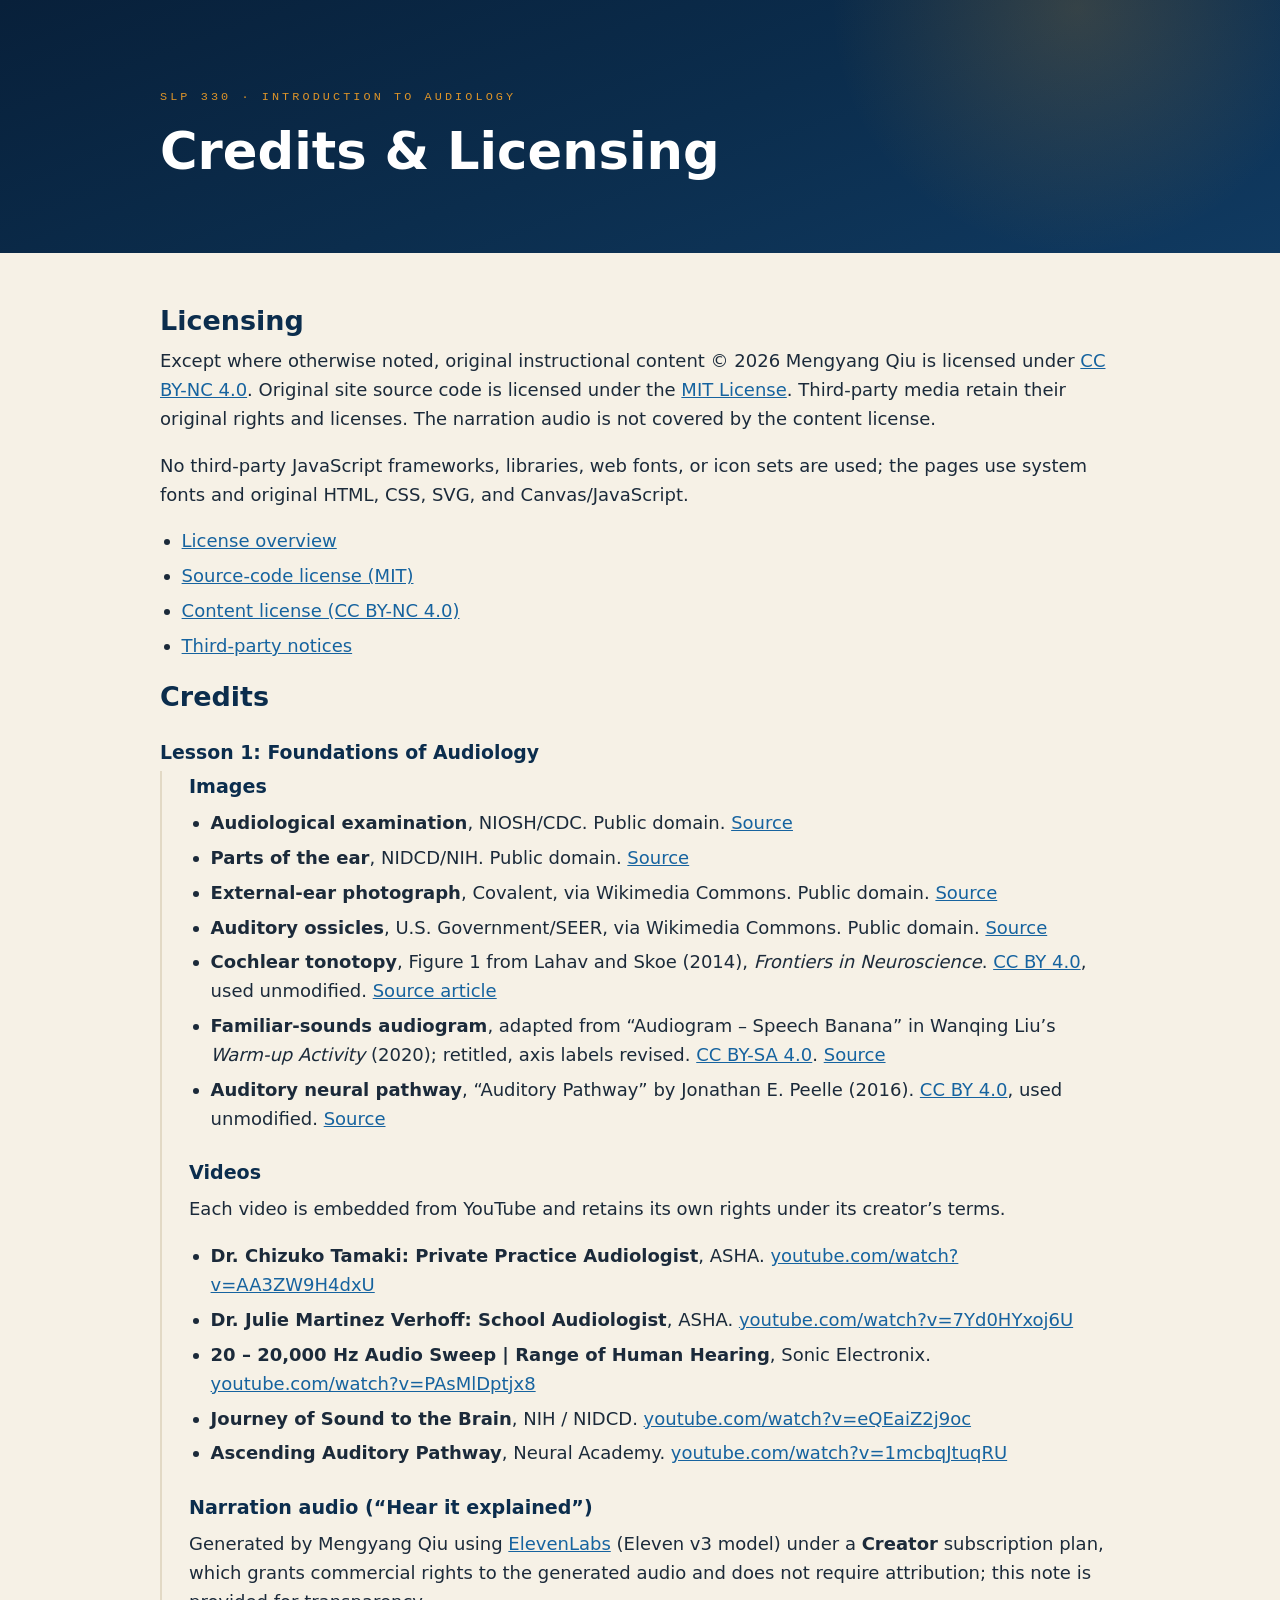
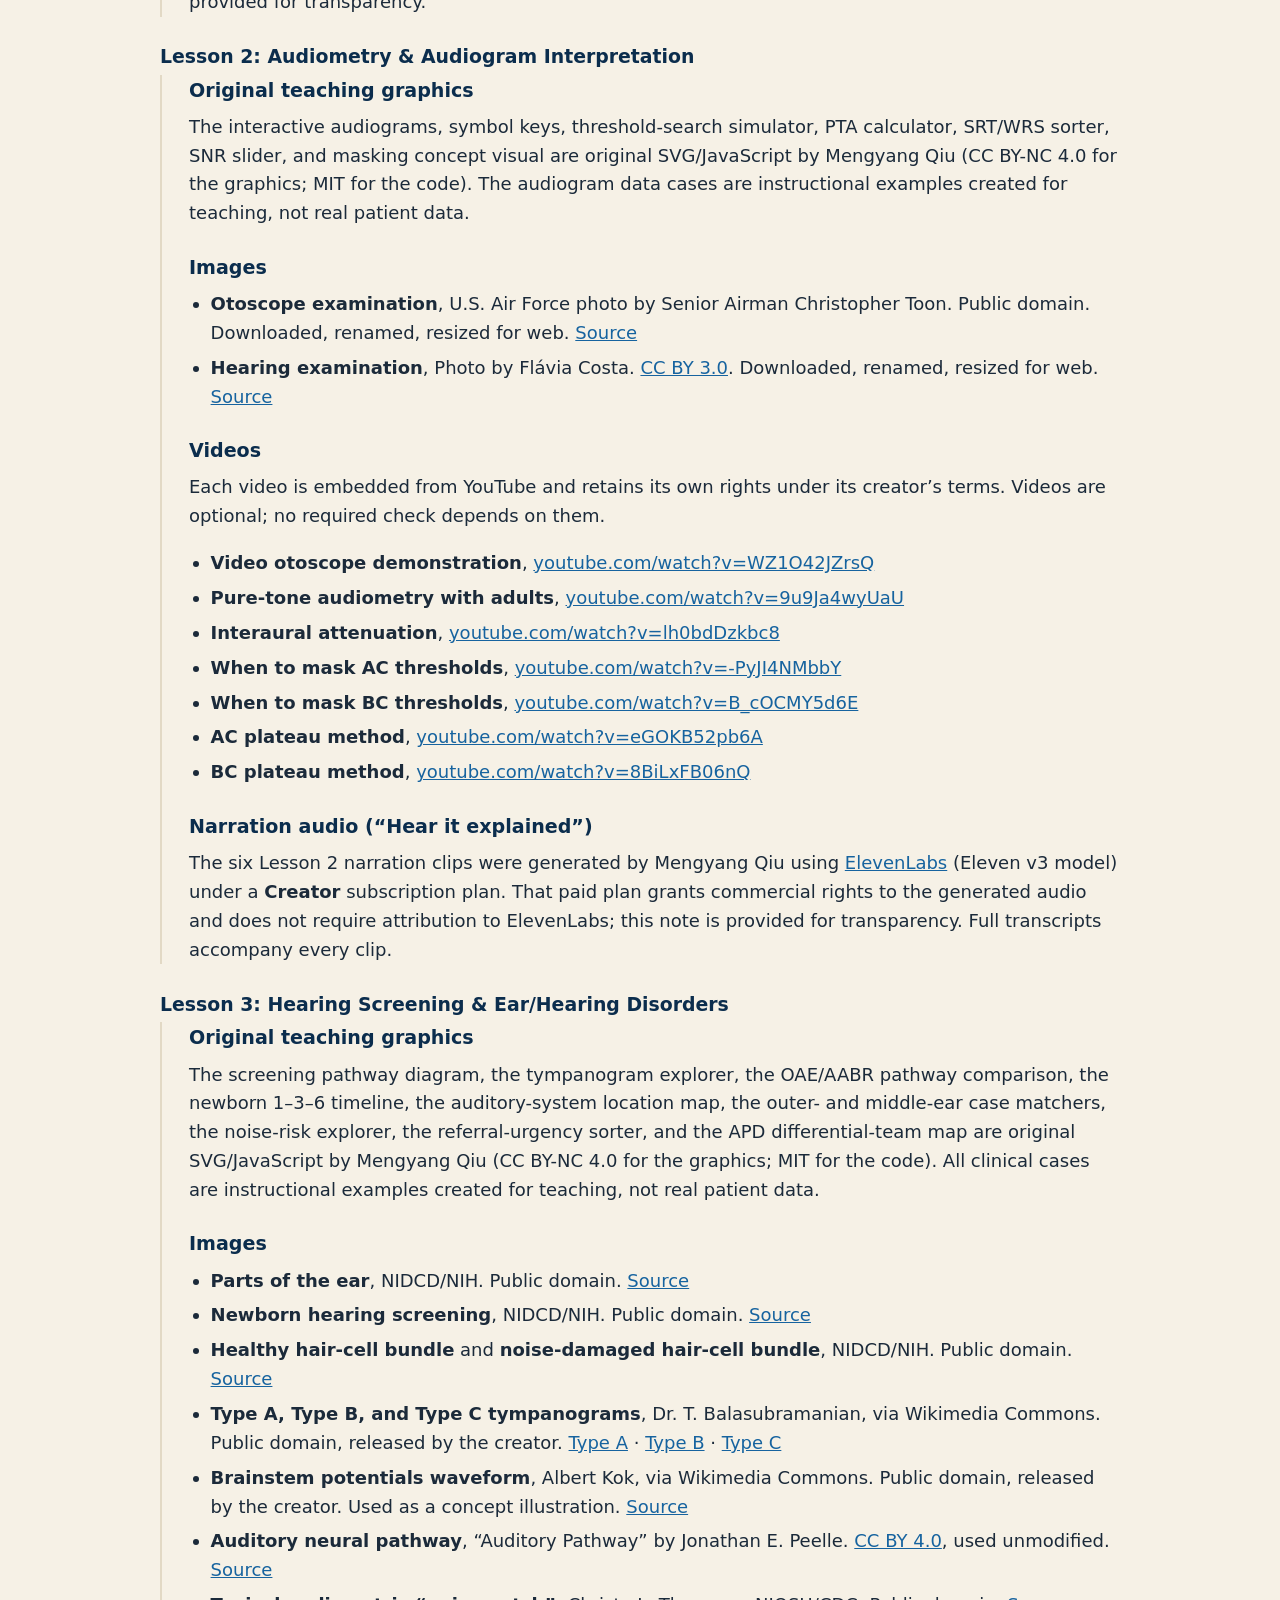
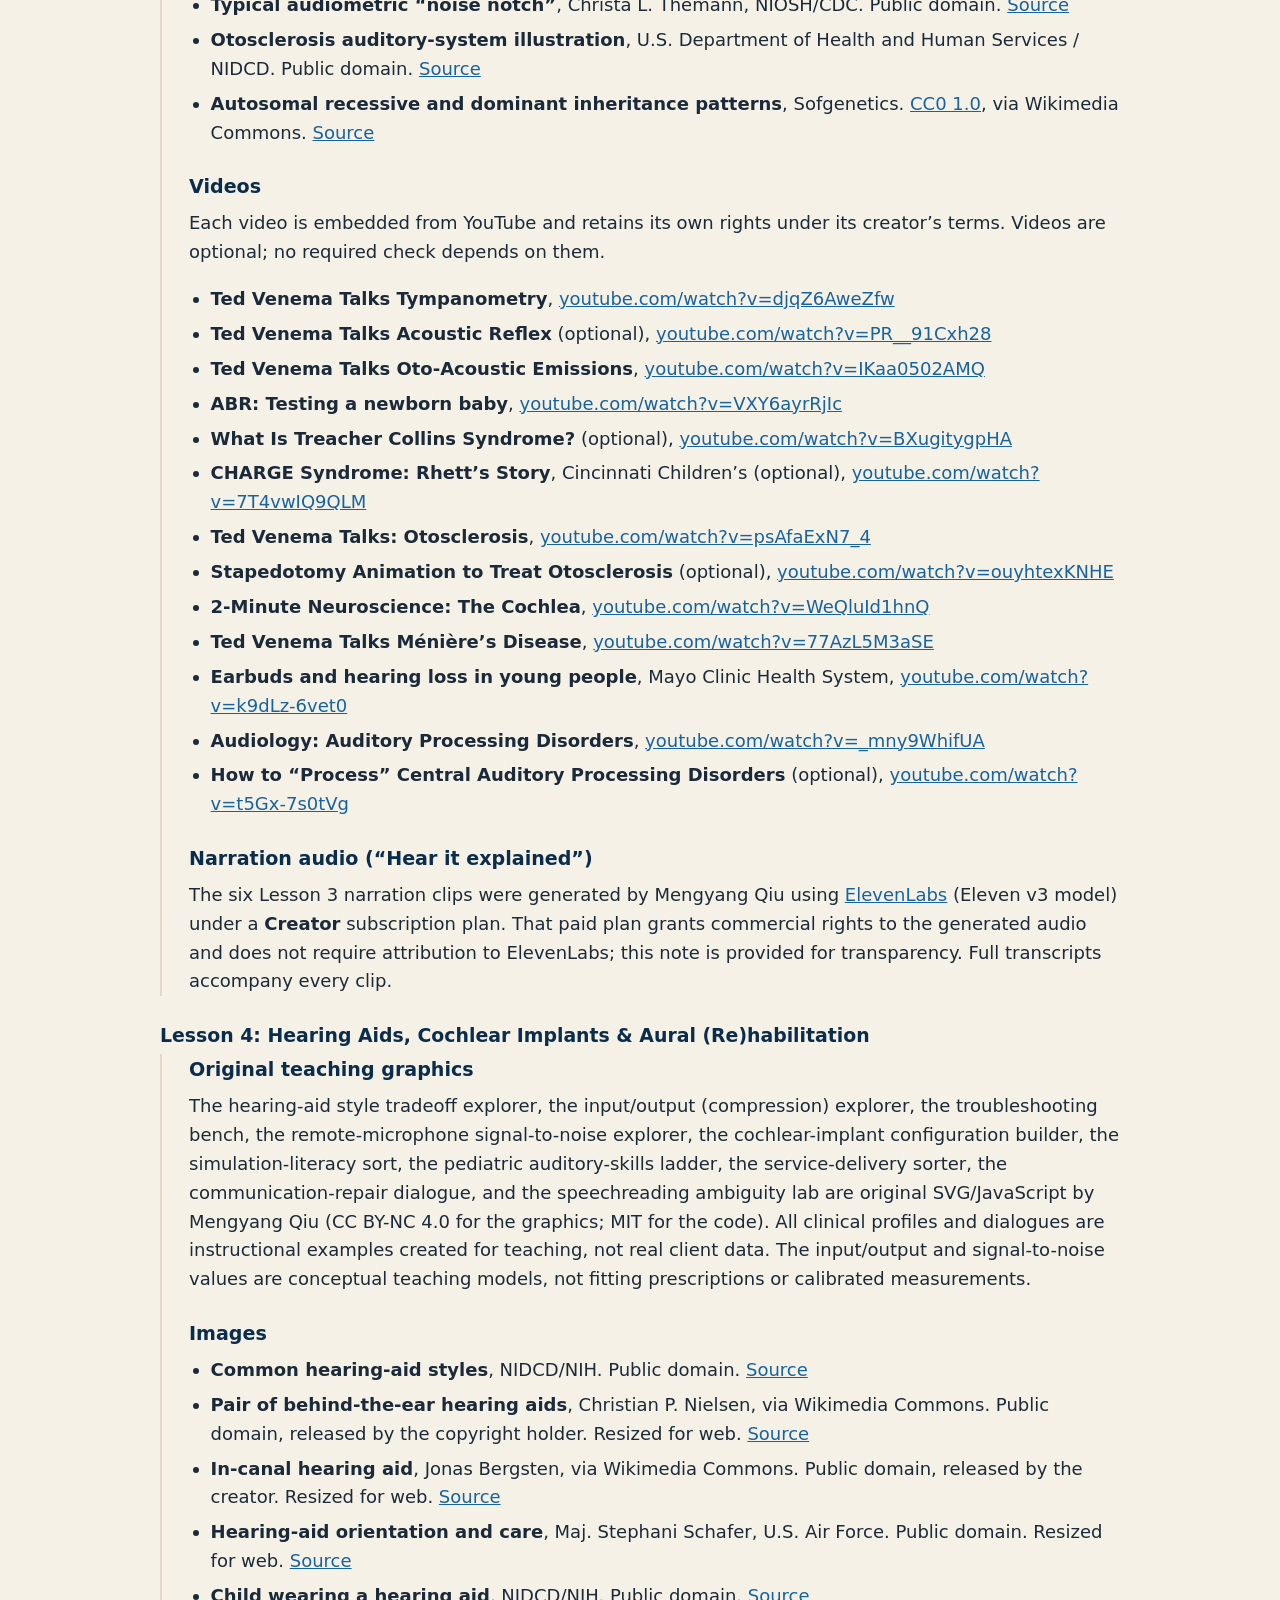
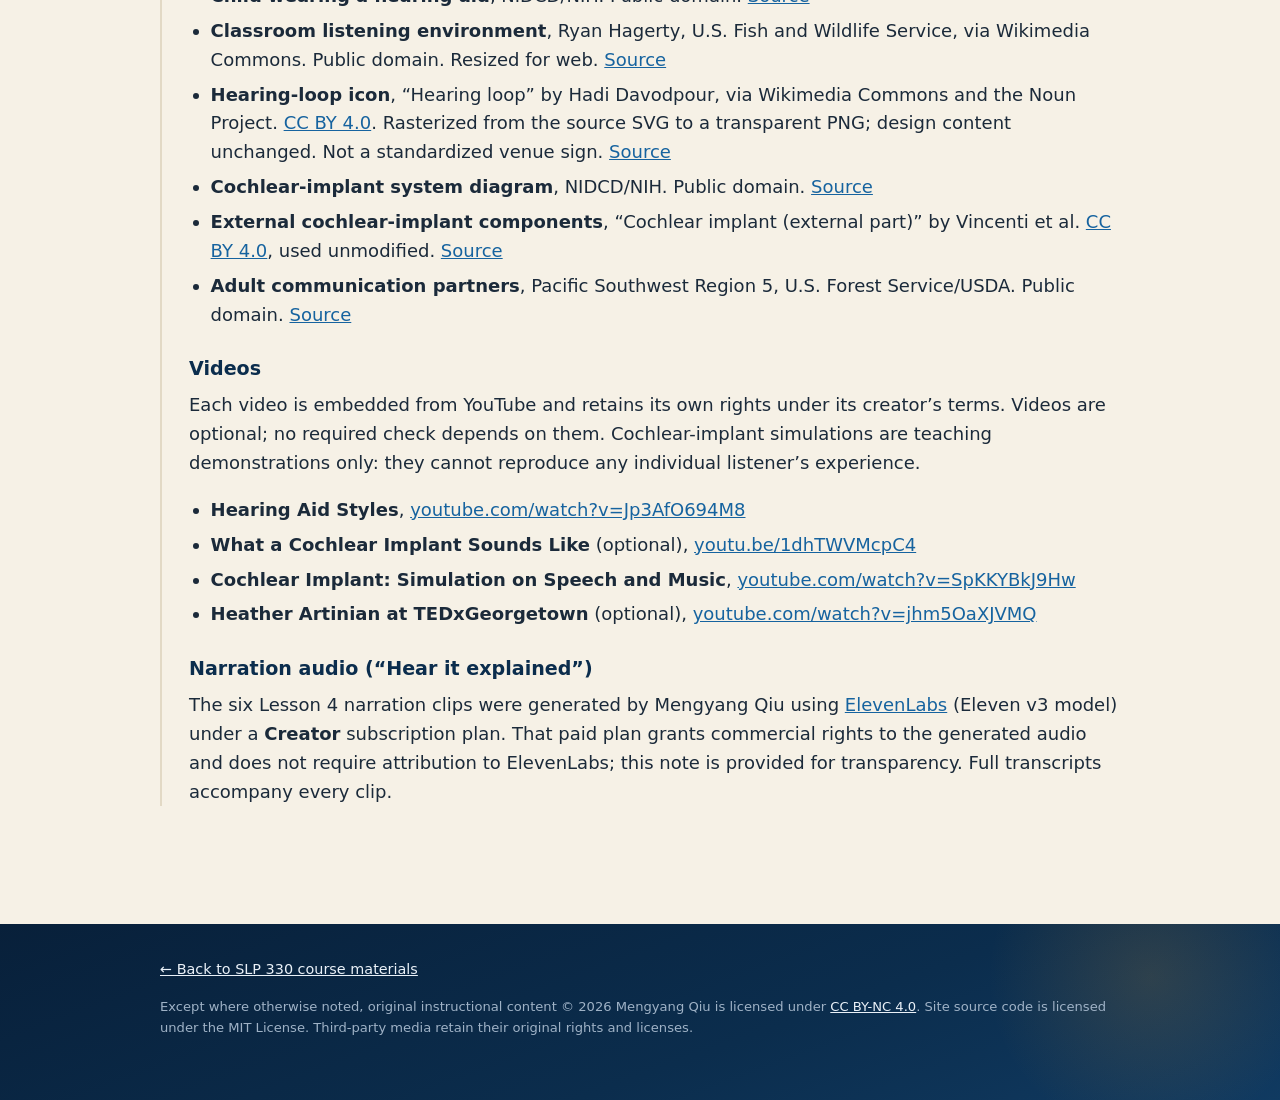
<file: credits.html>
<!doctype html>
<html lang="en">
<head>
  <meta charset="utf-8">
  <meta name="viewport" content="width=device-width, initial-scale=1">
  <title>Credits and Licensing | SLP 330</title>
  <link rel="stylesheet" href="assets/css/course-home.css">
</head>
<body class="credits-page">
  <a class="skip" href="#main">Skip to content</a>

  <header class="site-header">
    <div class="container">
      <span class="eyebrow">SLP 330 · Introduction to Audiology</span>
      <h1>Credits &amp; Licensing</h1>
    </div>
  </header>

  <main id="main">
    <div class="container">

      <section aria-labelledby="lic-h">
        <h2 id="lic-h">Licensing</h2>
        <p>Except where otherwise noted, original instructional content &copy; 2026 Mengyang Qiu is licensed under
          <a href="https://creativecommons.org/licenses/by-nc/4.0/">CC BY-NC 4.0</a>.
          Original site source code is licensed under the <a href="LICENSE-CODE.md">MIT License</a>.
          Third-party media retain their original rights and licenses. The narration audio is not covered by the content license.</p>
        <p>No third-party JavaScript frameworks, libraries, web fonts, or icon sets are used; the pages use system fonts and original HTML, CSS, SVG, and Canvas/JavaScript.</p>
        <ul>
          <li><a href="LICENSE.md">License overview</a></li>
          <li><a href="LICENSE-CODE.md">Source-code license (MIT)</a></li>
          <li><a href="LICENSE-CONTENT.md">Content license (CC BY-NC 4.0)</a></li>
          <li><a href="THIRD_PARTY_NOTICES.md">Third-party notices</a></li>
        </ul>
      </section>

      <section aria-labelledby="credits-h">
        <h2 id="credits-h">Credits</h2>

        <h3>Lesson 1: Foundations of Audiology</h3>
        <div class="l-credits">
        <h4>Images</h4>
        <ul>
          <li><strong>Audiological examination</strong>, NIOSH/CDC. Public domain. <a href="https://commons.wikimedia.org/wiki/File:Audiological_Exam.jpg">Source</a></li>
          <li><strong>Parts of the ear</strong>, NIDCD/NIH. Public domain. <a href="https://www.nidcd.nih.gov/news/multimedia/medical-illustration-parts-ear">Source</a></li>
          <li><strong>External-ear photograph</strong>, Covalent, via Wikimedia Commons. Public domain. <a href="https://commons.wikimedia.org/wiki/File:Earcov.JPG">Source</a></li>
          <li><strong>Auditory ossicles</strong>, U.S. Government/SEER, via Wikimedia Commons. Public domain. <a href="https://commons.wikimedia.org/wiki/File:Illu_auditory_ossicles.jpg">Source</a></li>
          <li><strong>Cochlear tonotopy</strong>, Figure 1 from Lahav and Skoe (2014), <em>Frontiers in Neuroscience</em>. <a href="https://creativecommons.org/licenses/by/4.0/">CC BY 4.0</a>, used unmodified. <a href="https://doi.org/10.3389/fnins.2014.00381">Source article</a></li>
          <li><strong>Familiar-sounds audiogram</strong>, adapted from &ldquo;Audiogram &ndash; Speech Banana&rdquo; in Wanqing Liu&rsquo;s <em>Warm-up Activity</em> (2020); retitled, axis labels revised. <a href="https://creativecommons.org/licenses/by-sa/4.0/">CC BY-SA 4.0</a>. <a href="https://open.maricopa.edu/inclusivedesign/chapter/activity/">Source</a></li>
          <li><strong>Auditory neural pathway</strong>, &ldquo;Auditory Pathway&rdquo; by Jonathan E. Peelle (2016). <a href="https://creativecommons.org/licenses/by/4.0/">CC BY 4.0</a>, used unmodified. <a href="https://commons.wikimedia.org/wiki/File:Auditory_Pathway.png">Source</a></li>
        </ul>
        <h4>Videos</h4>
        <p>Each video is embedded from YouTube and retains its own rights under its creator&rsquo;s terms.</p>
        <ul>
          <li><strong>Dr. Chizuko Tamaki: Private Practice Audiologist</strong>, ASHA. <a href="https://www.youtube.com/watch?v=AA3ZW9H4dxU">youtube.com/watch?v=AA3ZW9H4dxU</a></li>
          <li><strong>Dr. Julie Martinez Verhoff: School Audiologist</strong>, ASHA. <a href="https://www.youtube.com/watch?v=7Yd0HYxoj6U">youtube.com/watch?v=7Yd0HYxoj6U</a></li>
          <li><strong>20 &ndash; 20,000 Hz Audio Sweep | Range of Human Hearing</strong>, Sonic Electronix. <a href="https://www.youtube.com/watch?v=PAsMlDptjx8">youtube.com/watch?v=PAsMlDptjx8</a></li>
          <li><strong>Journey of Sound to the Brain</strong>, NIH / NIDCD. <a href="https://www.youtube.com/watch?v=eQEaiZ2j9oc">youtube.com/watch?v=eQEaiZ2j9oc</a></li>
          <li><strong>Ascending Auditory Pathway</strong>, Neural Academy. <a href="https://www.youtube.com/watch?v=1mcbqJtuqRU">youtube.com/watch?v=1mcbqJtuqRU</a></li>
        </ul>
        <h4>Narration audio (&ldquo;Hear it explained&rdquo;)</h4>
        <p>Generated by Mengyang Qiu using <a href="https://elevenlabs.io/">ElevenLabs</a> (Eleven&nbsp;v3 model) under a <strong>Creator</strong> subscription plan, which grants commercial rights to the generated audio and does not require attribution; this note is provided for transparency.</p>
        </div>

        <h3>Lesson 2: Audiometry &amp; Audiogram Interpretation</h3>
        <div class="l-credits">
        <h4>Original teaching graphics</h4>
        <p>The interactive audiograms, symbol keys, threshold-search simulator, PTA calculator, SRT/WRS sorter, SNR slider, and masking concept visual are original SVG/JavaScript by Mengyang Qiu (CC BY-NC 4.0 for the graphics; MIT for the code). The audiogram data cases are instructional examples created for teaching, not real patient data.</p>
        <h4>Images</h4>
        <ul>
          <li><strong>Otoscope examination</strong>, U.S. Air Force photo by Senior Airman Christopher Toon. Public domain. Downloaded, renamed, resized for web. <a href="https://commons.wikimedia.org/wiki/File:Otoscope_exam.JPG">Source</a></li>
          <li><strong>Hearing examination</strong>, Photo by Flávia Costa. <a href="https://creativecommons.org/licenses/by/3.0/">CC BY 3.0</a>. Downloaded, renamed, resized for web. <a href="https://commons.wikimedia.org/wiki/File:HearingExam.jpg">Source</a></li>
        </ul>
        <h4>Videos</h4>
        <p>Each video is embedded from YouTube and retains its own rights under its creator&rsquo;s terms. Videos are optional; no required check depends on them.</p>
        <ul>
          <li><strong>Video otoscope demonstration</strong>, <a href="https://www.youtube.com/watch?v=WZ1O42JZrsQ">youtube.com/watch?v=WZ1O42JZrsQ</a></li>
          <li><strong>Pure-tone audiometry with adults</strong>, <a href="https://www.youtube.com/watch?v=9u9Ja4wyUaU">youtube.com/watch?v=9u9Ja4wyUaU</a></li>
          <li><strong>Interaural attenuation</strong>, <a href="https://www.youtube.com/watch?v=lh0bdDzkbc8">youtube.com/watch?v=lh0bdDzkbc8</a></li>
          <li><strong>When to mask AC thresholds</strong>, <a href="https://www.youtube.com/watch?v=-PyJI4NMbbY">youtube.com/watch?v=-PyJI4NMbbY</a></li>
          <li><strong>When to mask BC thresholds</strong>, <a href="https://www.youtube.com/watch?v=B_cOCMY5d6E">youtube.com/watch?v=B_cOCMY5d6E</a></li>
          <li><strong>AC plateau method</strong>, <a href="https://www.youtube.com/watch?v=eGOKB52pb6A">youtube.com/watch?v=eGOKB52pb6A</a></li>
          <li><strong>BC plateau method</strong>, <a href="https://www.youtube.com/watch?v=8BiLxFB06nQ">youtube.com/watch?v=8BiLxFB06nQ</a></li>
        </ul>
        <h4>Narration audio (&ldquo;Hear it explained&rdquo;)</h4>
        <p>The six Lesson 2 narration clips were generated by Mengyang Qiu using <a href="https://elevenlabs.io/">ElevenLabs</a> (Eleven&nbsp;v3 model) under a <strong>Creator</strong> subscription plan. That paid plan grants commercial rights to the generated audio and does not require attribution to ElevenLabs; this note is provided for transparency. Full transcripts accompany every clip.</p>
        </div>

        <h3>Lesson 3: Hearing Screening &amp; Ear/Hearing Disorders</h3>
        <div class="l-credits">
        <h4>Original teaching graphics</h4>
        <p>The screening pathway diagram, the tympanogram explorer, the OAE/AABR pathway comparison, the newborn 1&ndash;3&ndash;6 timeline, the auditory-system location map, the outer- and middle-ear case matchers, the noise-risk explorer, the referral-urgency sorter, and the APD differential-team map are original SVG/JavaScript by Mengyang Qiu (CC BY-NC 4.0 for the graphics; MIT for the code). All clinical cases are instructional examples created for teaching, not real patient data.</p>
        <h4>Images</h4>
        <ul>
          <li><strong>Parts of the ear</strong>, NIDCD/NIH. Public domain. <a href="https://www.nidcd.nih.gov/news/multimedia/medical-illustration-parts-ear">Source</a></li>
          <li><strong>Newborn hearing screening</strong>, NIDCD/NIH. Public domain. <a href="https://www.nidcd.nih.gov/health/your-babys-hearing-screening-and-next-steps">Source</a></li>
          <li><strong>Healthy hair-cell bundle</strong> and <strong>noise-damaged hair-cell bundle</strong>, NIDCD/NIH. Public domain. <a href="https://www.nidcd.nih.gov/health/how-does-noise-damage-your-hearing">Source</a></li>
          <li><strong>Type A, Type B, and Type C tympanograms</strong>, Dr.&nbsp;T.&nbsp;Balasubramanian, via Wikimedia Commons. Public domain, released by the creator. <a href="https://commons.wikimedia.org/wiki/File:Type_a.jpg">Type A</a> &middot; <a href="https://commons.wikimedia.org/wiki/File:Type_b.tym.jpg">Type B</a> &middot; <a href="https://commons.wikimedia.org/wiki/File:Type_c.jpg">Type C</a></li>
          <li><strong>Brainstem potentials waveform</strong>, Albert Kok, via Wikimedia Commons. Public domain, released by the creator. Used as a concept illustration. <a href="https://commons.wikimedia.org/wiki/File:Brainstem.PNG">Source</a></li>
          <li><strong>Auditory neural pathway</strong>, &ldquo;Auditory Pathway&rdquo; by Jonathan E. Peelle. <a href="https://creativecommons.org/licenses/by/4.0/">CC BY 4.0</a>, used unmodified. <a href="https://commons.wikimedia.org/wiki/File:Auditory_Pathway.png">Source</a></li>
          <li><strong>Typical audiometric &ldquo;noise notch&rdquo;</strong>, Christa L. Themann, NIOSH/CDC. Public domain. <a href="https://commons.wikimedia.org/wiki/File:Typical_audiometric_%22noise_notch%22.png">Source</a></li>
          <li><strong>Otosclerosis auditory-system illustration</strong>, U.S. Department of Health and Human Services / NIDCD. Public domain. <a href="https://commons.wikimedia.org/wiki/File:NIDCD-Fact-Sheet-Otosclerosis-111413-Ear.jpg">Source</a></li>
          <li><strong>Autosomal recessive and dominant inheritance patterns</strong>, Sofgenetics. <a href="https://creativecommons.org/publicdomain/zero/1.0/">CC0 1.0</a>, via Wikimedia Commons. <a href="https://commons.wikimedia.org/wiki/File:Autosomal_recessive_and_dominant_inheritance_patterns_2025.png">Source</a></li>
        </ul>
        <h4>Videos</h4>
        <p>Each video is embedded from YouTube and retains its own rights under its creator&rsquo;s terms. Videos are optional; no required check depends on them.</p>
        <ul>
          <li><strong>Ted Venema Talks Tympanometry</strong>, <a href="https://www.youtube.com/watch?v=djqZ6AweZfw">youtube.com/watch?v=djqZ6AweZfw</a></li>
          <li><strong>Ted Venema Talks Acoustic Reflex</strong> (optional), <a href="https://www.youtube.com/watch?v=PR__91Cxh28">youtube.com/watch?v=PR__91Cxh28</a></li>
          <li><strong>Ted Venema Talks Oto-Acoustic Emissions</strong>, <a href="https://www.youtube.com/watch?v=IKaa0502AMQ">youtube.com/watch?v=IKaa0502AMQ</a></li>
          <li><strong>ABR: Testing a newborn baby</strong>, <a href="https://www.youtube.com/watch?v=VXY6ayrRjIc">youtube.com/watch?v=VXY6ayrRjIc</a></li>
          <li><strong>What Is Treacher Collins Syndrome?</strong> (optional), <a href="https://www.youtube.com/watch?v=BXugitygpHA">youtube.com/watch?v=BXugitygpHA</a></li>
          <li><strong>CHARGE Syndrome: Rhett&rsquo;s Story</strong>, Cincinnati Children&rsquo;s (optional), <a href="https://www.youtube.com/watch?v=7T4vwIQ9QLM">youtube.com/watch?v=7T4vwIQ9QLM</a></li>
          <li><strong>Ted Venema Talks: Otosclerosis</strong>, <a href="https://www.youtube.com/watch?v=psAfaExN7_4">youtube.com/watch?v=psAfaExN7_4</a></li>
          <li><strong>Stapedotomy Animation to Treat Otosclerosis</strong> (optional), <a href="https://www.youtube.com/watch?v=ouyhtexKNHE">youtube.com/watch?v=ouyhtexKNHE</a></li>
          <li><strong>2-Minute Neuroscience: The Cochlea</strong>, <a href="https://www.youtube.com/watch?v=WeQluId1hnQ">youtube.com/watch?v=WeQluId1hnQ</a></li>
          <li><strong>Ted Venema Talks M&eacute;ni&egrave;re&rsquo;s Disease</strong>, <a href="https://www.youtube.com/watch?v=77AzL5M3aSE">youtube.com/watch?v=77AzL5M3aSE</a></li>
          <li><strong>Earbuds and hearing loss in young people</strong>, Mayo Clinic Health System, <a href="https://www.youtube.com/watch?v=k9dLz-6vet0">youtube.com/watch?v=k9dLz-6vet0</a></li>
          <li><strong>Audiology: Auditory Processing Disorders</strong>, <a href="https://www.youtube.com/watch?v=_mny9WhifUA">youtube.com/watch?v=_mny9WhifUA</a></li>
          <li><strong>How to &ldquo;Process&rdquo; Central Auditory Processing Disorders</strong> (optional), <a href="https://www.youtube.com/watch?v=t5Gx-7s0tVg">youtube.com/watch?v=t5Gx-7s0tVg</a></li>
        </ul>
        <h4>Narration audio (&ldquo;Hear it explained&rdquo;)</h4>
        <p>The six Lesson 3 narration clips were generated by Mengyang Qiu using <a href="https://elevenlabs.io/">ElevenLabs</a> (Eleven&nbsp;v3 model) under a <strong>Creator</strong> subscription plan. That paid plan grants commercial rights to the generated audio and does not require attribution to ElevenLabs; this note is provided for transparency. Full transcripts accompany every clip.</p>
        </div>

        <h3>Lesson 4: Hearing Aids, Cochlear Implants &amp; Aural (Re)habilitation</h3>
        <div class="l-credits">
        <h4>Original teaching graphics</h4>
        <p>The hearing-aid style tradeoff explorer, the input/output (compression) explorer, the troubleshooting bench, the remote-microphone signal-to-noise explorer, the cochlear-implant configuration builder, the simulation-literacy sort, the pediatric auditory-skills ladder, the service-delivery sorter, the communication-repair dialogue, and the speechreading ambiguity lab are original SVG/JavaScript by Mengyang Qiu (CC BY-NC 4.0 for the graphics; MIT for the code). All clinical profiles and dialogues are instructional examples created for teaching, not real client data. The input/output and signal-to-noise values are conceptual teaching models, not fitting prescriptions or calibrated measurements.</p>
        <h4>Images</h4>
        <ul>
          <li><strong>Common hearing-aid styles</strong>, NIDCD/NIH. Public domain. <a href="https://www.nidcd.nih.gov/health/hearing-aids">Source</a></li>
          <li><strong>Pair of behind-the-ear hearing aids</strong>, Christian P. Nielsen, via Wikimedia Commons. Public domain, released by the copyright holder. Resized for web. <a href="https://commons.wikimedia.org/wiki/File:Digital_Behind-the-ear_Hearing_Aids.jpg">Source</a></li>
          <li><strong>In-canal hearing aid</strong>, Jonas Bergsten, via Wikimedia Commons. Public domain, released by the creator. Resized for web. <a href="https://commons.wikimedia.org/wiki/File:Hearing_aid_20080620.jpg">Source</a></li>
          <li><strong>Hearing-aid orientation and care</strong>, Maj. Stephani Schafer, U.S. Air Force. Public domain. Resized for web. <a href="https://commons.wikimedia.org/wiki/File:LAMAT_25-_Reserve_Citizen_Airmen_provide_first_aid_relief_in_St_Kitts,_Nevis_%288978211%29.jpg">Source</a></li>
          <li><strong>Child wearing a hearing aid</strong>, NIDCD/NIH. Public domain. <a href="https://www.nidcd.nih.gov/health/hearing-aids">Source</a></li>
          <li><strong>Classroom listening environment</strong>, Ryan Hagerty, U.S. Fish and Wildlife Service, via Wikimedia Commons. Public domain. Resized for web. <a href="https://commons.wikimedia.org/wiki/File:Classroom_people_with_teacher.jpg">Source</a></li>
          <li><strong>Hearing-loop icon</strong>, &ldquo;Hearing loop&rdquo; by Hadi Davodpour, via Wikimedia Commons and the Noun Project. <a href="https://creativecommons.org/licenses/by/4.0/">CC BY 4.0</a>. Rasterized from the source SVG to a transparent PNG; design content unchanged. Not a standardized venue sign. <a href="https://commons.wikimedia.org/wiki/File:Noun_Hearing_Loop_Hadi_Davodpour_28161.svg">Source</a></li>
          <li><strong>Cochlear-implant system diagram</strong>, NIDCD/NIH. Public domain. <a href="https://www.nidcd.nih.gov/health/cochlear-implants">Source</a></li>
          <li><strong>External cochlear-implant components</strong>, &ldquo;Cochlear implant (external part)&rdquo; by Vincenti et al. <a href="https://creativecommons.org/licenses/by/4.0/">CC BY 4.0</a>, used unmodified. <a href="https://commons.wikimedia.org/wiki/File:Cochlear-implant-external-part.jpg">Source</a></li>
          <li><strong>Adult communication partners</strong>, Pacific Southwest Region 5, U.S. Forest Service/USDA. Public domain. <a href="https://commons.wikimedia.org/wiki/File:Elderly_ladies_conversing.jpg">Source</a></li>
        </ul>
        <h4>Videos</h4>
        <p>Each video is embedded from YouTube and retains its own rights under its creator&rsquo;s terms. Videos are optional; no required check depends on them. Cochlear-implant simulations are teaching demonstrations only: they cannot reproduce any individual listener&rsquo;s experience.</p>
        <ul>
          <li><strong>Hearing Aid Styles</strong>, <a href="https://www.youtube.com/watch?v=Jp3AfO694M8">youtube.com/watch?v=Jp3AfO694M8</a></li>
          <li><strong>What a Cochlear Implant Sounds Like</strong> (optional), <a href="https://youtu.be/1dhTWVMcpC4">youtu.be/1dhTWVMcpC4</a></li>
          <li><strong>Cochlear Implant: Simulation on Speech and Music</strong>, <a href="https://www.youtube.com/watch?v=SpKKYBkJ9Hw">youtube.com/watch?v=SpKKYBkJ9Hw</a></li>
          <li><strong>Heather Artinian at TEDxGeorgetown</strong> (optional), <a href="https://www.youtube.com/watch?v=jhm5OaXJVMQ">youtube.com/watch?v=jhm5OaXJVMQ</a></li>
        </ul>
        <h4>Narration audio (&ldquo;Hear it explained&rdquo;)</h4>
        <p>The six Lesson 4 narration clips were generated by Mengyang Qiu using <a href="https://elevenlabs.io/">ElevenLabs</a> (Eleven&nbsp;v3 model) under a <strong>Creator</strong> subscription plan. That paid plan grants commercial rights to the generated audio and does not require attribution to ElevenLabs; this note is provided for transparency. Full transcripts accompany every clip.</p>
        </div>
      </section>

    </div>
  </main>

  <footer class="site-footer">
    <div class="container">
      <p><a href="./">&larr; Back to SLP 330 course materials</a></p>
      <p class="foot-notice">Except where otherwise noted, original instructional content &copy; 2026 Mengyang Qiu is licensed under <a href="https://creativecommons.org/licenses/by-nc/4.0/">CC BY-NC 4.0</a>. Site source code is licensed under the MIT License. Third-party media retain their original rights and licenses.</p>
    </div>
  </footer>
</body>
</html>
</file>
<file: assets/css/course-home.css>
/* ============================================================
   SLP 330 — Course landing page (self-contained)
   Palette and feel adapted from the Lesson 1 study guide.
   No JavaScript required.
   ============================================================ */
:root{
  --deep-navy:#08203a; --navy:#0B2D4D; --blue-navy:#16639f; --muted-blue:#2E6F9E;
  --light-blue:#EAF4FB; --paper:#F6F1E6; --paper-2:#EFE7D6; --line:#E2D9C5;
  --white:#FFFFFF; --ink:#1b2a3a; --muted:#5d6675; --amber:#dc9329; --teal:#2f7077; --coral:#c0573f;
  --warn:#FBEEDB; --warn-border:#ECD2A0; --focus:#dc9329;
  --shadow:0 12px 30px rgba(20,40,70,.06); --shadow-l:0 1px 2px rgba(7,26,47,.06),0 10px 26px rgba(7,26,47,.10);
  --radius:14px; --maxw:1040px;
  --disp:-apple-system,BlinkMacSystemFont,"Segoe UI",system-ui,Roboto,"Helvetica Neue",Arial,sans-serif;
  --mono:ui-monospace,"SF Mono",Menlo,Consolas,"Cascadia Code","Segoe UI Mono",monospace;
}
*{box-sizing:border-box}
body{margin:0;background:var(--paper);color:var(--ink);font-family:var(--disp);line-height:1.6;
  font-size:clamp(16px,15px + .25vw,18px);-webkit-font-smoothing:antialiased}
h1,h2,h3{font-family:var(--disp);color:var(--navy);line-height:1.18;margin:0 0 .4em;font-weight:600}
p{margin:0 0 1em}
a{color:var(--blue-navy)}
.container{max-width:var(--maxw);margin:0 auto;padding:0 clamp(18px,4vw,40px)}
.skip{position:absolute;left:-999px;top:0;background:var(--deep-navy);color:#fff;padding:10px 16px;border-radius:0 0 8px 0;z-index:50}
.skip:focus{left:0}
:focus-visible{outline:3px solid var(--focus);outline-offset:2px;border-radius:6px}
.visually-hidden{position:absolute!important;width:1px;height:1px;padding:0;margin:-1px;overflow:hidden;clip:rect(0,0,0,0);white-space:nowrap;border:0}

/* header */
.site-header{position:relative;overflow:hidden;background:linear-gradient(160deg,#08203a,#0B2D4D 52%,#103a61);color:#eaf1f8;
  padding:clamp(40px,7vw,80px) 0 clamp(34px,5vw,56px)}
.site-header::after{content:"";position:absolute;right:-6%;bottom:-14%;width:min(56vw,560px);height:min(56vw,560px);
  background:radial-gradient(circle at 50% 50%,rgba(220,147,41,.20),transparent 62%);pointer-events:none}
.site-header .container{position:relative;z-index:1}
.site-header .eyebrow{display:inline-block;font-family:var(--mono);font-size:.74rem;letter-spacing:.26em;
  text-transform:uppercase;color:var(--amber);margin:0 0 14px}
.site-header h1{color:#fff;font-size:clamp(2rem,1.3rem + 3.4vw,3.2rem);margin:0 0 .3em}
.site-header .tagline{color:#cdd9e6;font-size:1.1rem;max-width:60ch;margin:0}

/* intro */
main{padding:clamp(28px,5vw,52px) 0}
.intro{max-width:none}
.notebar{background:var(--light-blue);border:1px solid var(--muted-blue);border-left:4px solid var(--muted-blue);
  border-radius:12px;padding:14px 18px;margin:18px 0 8px}
.notebar ul{margin:.3em 0 0;padding-left:1.1em}
.notebar li{margin:.2em 0}

/* lessons grid */
.lessons{margin-top:38px}
.lessons h2{font-size:1.5rem;margin-bottom:14px}
.card-grid{display:grid;gap:20px;grid-template-columns:repeat(2,1fr);grid-auto-rows:1fr}
@media (max-width:600px){.card-grid{grid-template-columns:1fr;grid-auto-rows:auto}}

.lcard{display:flex;flex-direction:column;background:var(--white);border:1px solid var(--line);
  border-radius:var(--radius);padding:20px 22px;box-shadow:var(--shadow)}
.lcard .lnum{font-family:var(--mono);font-size:.68rem;letter-spacing:.16em;text-transform:uppercase;color:var(--amber);margin-bottom:6px}
.lcard h3{font-size:1.22rem;margin:0 0 .35em}
.lcard .ldesc{color:var(--ink);font-size:.96rem;margin:0 0 12px}
.ltopics{list-style:none;display:flex;flex-wrap:wrap;gap:6px;margin:0 0 14px;padding:0}
.ltopics li{font-family:var(--mono);font-size:.64rem;letter-spacing:.04em;text-transform:uppercase;
  background:var(--light-blue);color:var(--blue-navy);border-radius:999px;padding:3px 10px}
.lmeta{display:flex;flex-wrap:wrap;gap:10px;align-items:center;margin:0 0 16px}
.status{font-family:var(--mono);font-size:.66rem;letter-spacing:.06em;text-transform:uppercase;border-radius:999px;padding:3px 10px}
.status.avail{background:#E9F4EE;color:#2f7d57;border:1px solid #2f7d57}
.status.soon-pill{background:var(--paper-2);color:var(--muted);border:1px solid var(--muted-blue)}
.lmeta .time{font-size:.84rem;color:var(--muted)}
.lcard-action{margin-top:auto;display:inline-flex;align-items:center;justify-content:center;gap:8px;
  background:var(--blue-navy);color:#fff;text-decoration:none;border-radius:10px;padding:12px 18px;font-weight:600;
  min-height:46px;transition:background .15s}
.lcard-action:hover{background:#12568b}

/* coming-soon variant: distinguished by dashed border + label + dimming, not color alone */
.lcard.soon{background:repeating-linear-gradient(135deg,#fff,#fff 12px,#faf6ec 12px,#faf6ec 24px);
  border:1px dashed var(--muted-blue);box-shadow:none;opacity:.92}
.lcard.soon h3{color:var(--muted)}
.lcard-action.disabled{margin-top:auto;display:inline-flex;align-items:center;justify-content:center;
  background:transparent;color:var(--muted);border:1px dashed var(--line);border-radius:10px;padding:12px 18px;
  font-weight:600;font-style:italic;cursor:not-allowed}

/* course navigation */
.course-nav{margin-top:42px;border-top:1px solid var(--line);padding-top:26px}
.course-nav h2{font-size:1.3rem}
.btn{display:inline-flex;align-items:center;gap:8px;background:var(--blue-navy);color:#fff;text-decoration:none;
  border-radius:10px;padding:11px 18px;font-weight:600;min-height:46px}
.btn:hover{background:#12568b}
.btn.sec{background:var(--paper-2);color:var(--navy);border:1px solid var(--line)}
.btn.sec:hover{background:#e6dcc6}
.course-nav .muted{color:var(--muted);font-size:.92rem;margin-top:6px}

/* footer */
.site-footer{position:relative;overflow:hidden;background:linear-gradient(160deg,#08203a,#0B2D4D 60%,#103a61);color:#cdd9e6;padding:34px 0 50px;margin-top:48px;font-size:.9rem}
.site-footer::after{content:"";position:absolute;right:-4%;bottom:-32%;width:min(42vw,360px);height:min(42vw,360px);
  background:radial-gradient(circle at 50% 50%,rgba(220,147,41,.16),transparent 64%);pointer-events:none}
.site-footer .container{position:relative;z-index:1}
.site-footer strong{color:#fff}
.site-footer a{color:#eaf1f8}
.site-footer .foot-links{margin:0 0 8px}
.site-footer .foot-links a{color:#eaf1f8;text-decoration:none}
.site-footer .foot-links a:hover{text-decoration:underline}
.foot-notice{font-size:.82rem;color:#9fb2c6;margin-top:8px}

/* credits & licensing page */
.credits-page main h3{margin-top:1.5em;font-size:1.18rem}
.credits-page .l-credits{padding-left:1.5em;border-left:2px solid var(--line);margin:.4em 0 0}
.credits-page main h4{font-family:var(--disp);color:var(--navy);font-weight:600;font-size:1.06em;margin:1.25em 0 .4em}
.credits-page .l-credits > h4:first-child{margin-top:.3em}
.credits-page main ul{margin:.2em 0 1.1em;padding-left:1.2em}
.credits-page main li{margin:.34em 0}

@media (prefers-reduced-motion:reduce){*{animation:none!important;transition:none!important}}
</file>
<file: l1/css/styles.css>
/* ============================================================
   SLP 330 L1 — Foundations of Audiology
   Shared stylesheet for SCORM and study-guide builds.
   Visual system adapted from vibe_slp.html (navy / cream / amber).
   ============================================================ */

:root{
  --deep-navy:#08203a; --navy:#0B2D4D; --blue-navy:#16639f; --muted-blue:#2E6F9E;
  --light-blue:#EAF4FB;
  --paper:#F6F1E6; --paper-2:#EFE7D6; --line:#E2D9C5;
  --white:#FFFFFF; --ink:#1b2a3a; --muted:#5d6675;
  --amber:#dc9329; --teal:#2f7077; --coral:#c0573f;
  --warn:#FBEEDB; --warn-border:#ECD2A0;
  --success:#E9F4EE; --success-border:#2f7d57;
  --error:#FBE9E4; --error-border:#c0573f;
  --focus:#dc9329;
  --shadow:0 12px 30px rgba(20,40,70,.06);
  --shadow-l:0 1px 2px rgba(7,26,47,.06),0 10px 26px rgba(7,26,47,.10);
  --radius:14px; --maxw:880px; --nav-h:60px;
  --disp:-apple-system,BlinkMacSystemFont,"Segoe UI",system-ui,Roboto,"Helvetica Neue",Arial,sans-serif;
  --body:-apple-system,BlinkMacSystemFont,"Segoe UI",system-ui,Roboto,"Helvetica Neue",Arial,sans-serif;
  --mono:ui-monospace,"SF Mono",Menlo,Consolas,"Cascadia Code","Segoe UI Mono",monospace;
}

*{box-sizing:border-box}
html{scroll-behavior:smooth}
body{margin:0;background:var(--paper);color:var(--ink);font-family:var(--body);
  font-size:clamp(16px,15px + .25vw,18px);line-height:1.65;-webkit-font-smoothing:antialiased}
h1,h2,h3,h4{font-family:var(--disp);line-height:1.18;color:var(--navy);font-weight:600;margin:0 0 .4em}
h2{font-size:clamp(1.5rem,1.2rem + 1.4vw,2.1rem)}
h3{font-size:1.2rem;margin-top:1.6em}
h4{font-size:1.02rem;margin-top:1.2em}
p{margin:0 0 1em}
ul,ol{margin:0 0 1em;padding-left:1.35em}
li{margin:.3em 0}
.scope-in,.scope-out{list-style:none;padding-left:0}
.scope-in li,.scope-out li{margin:.4em 0;padding-left:2px}
a{color:var(--blue-navy)}
strong{color:var(--navy)}
img,svg{max-width:100%}

.skip{position:absolute;left:-999px;top:0;background:var(--deep-navy);color:#fff;padding:10px 16px;
  border-radius:0 0 8px 0;z-index:600}
.skip:focus{left:0}
:focus-visible{outline:3px solid var(--focus);outline-offset:2px;border-radius:6px}
.visually-hidden{position:absolute!important;width:1px;height:1px;padding:0;margin:-1px;overflow:hidden;
  clip:rect(0,0,0,0);white-space:nowrap;border:0}

/* ---- scroll progress ---- */
.progress{position:fixed;top:0;left:0;height:3px;width:0;background:var(--amber);z-index:400;
  transition:width .12s linear}

/* ---- layout shell ---- */
.app{display:flex;min-height:100vh}
.sidebar{position:fixed;top:0;left:0;bottom:0;width:290px;background:var(--deep-navy);color:#dfe7ef;
  display:flex;flex-direction:column;padding:22px 16px;overflow-y:auto;z-index:300}
.sidebar .brand{padding:6px 8px 14px;border-bottom:1px solid rgba(255,255,255,.12);margin-bottom:12px}
.sidebar .brand .crs{display:block;font-family:var(--mono);font-size:.72rem;letter-spacing:.14em;
  text-transform:uppercase;color:var(--amber);margin-bottom:0;line-height:1.35}
.sidebar .brand .ttl{display:block;font-family:var(--disp);font-weight:600;font-size:1.3rem;line-height:1.1;color:#fff}
.sidebar .brand .sub{display:block;font-size:.82rem;color:#9fb2c6;margin-top:4px}
nav.menu{margin-top:6px}
nav.menu ul{list-style:none;margin:0;padding:0}
nav.menu .grp{font-family:var(--mono);font-size:.62rem;letter-spacing:.14em;text-transform:uppercase;
  color:#7f93a8;margin:11px 8px 3px}
nav.menu a{display:flex;align-items:center;gap:8px;padding:4px 10px;border-radius:8px;color:#cdd9e6;
  text-decoration:none;font-size:.9rem;line-height:1.3;border-left:3px solid transparent}
nav.menu a:hover{background:rgba(255,255,255,.06);color:#fff}
nav.menu a.active{background:rgba(220,147,41,.18);border-left-color:var(--amber);color:#fff}
nav.menu a .state{margin-left:auto;font-size:.95rem;line-height:1}
nav.menu a.locked{color:#7186a0;cursor:default}
nav.menu a.locked:hover{background:transparent}
nav.menu a.sub{padding-left:24px;font-size:.875rem;color:#bcccdd}
nav.menu a.sub.active{color:#fff}
nav.menu a.done .state{color:#7fd1a3}
nav.menu a.locked .state{color:#6a7e98}

.content{flex:1;margin-left:290px;min-width:0}
.container{max-width:var(--maxw);margin:0 auto;padding:0 clamp(18px,4vw,44px)}

/* ---- mobile top bar ---- */
.topbar{display:none}
.sb-backdrop{display:none}
@media (max-width:960px){
  .sidebar{transform:translateX(-100%);transition:transform .25s ease;width:84vw;max-width:320px}
  .sidebar.open{transform:translateX(0)}
  .content{margin-left:0}
  .topbar{display:flex;position:sticky;top:0;align-items:center;z-index:250;height:var(--nav-h);
    background:var(--deep-navy);color:#fff;padding:10px 14px;gap:12px}
  .topbar .tb-brand{font-family:var(--disp);font-weight:600;font-size:1.02rem;color:#fff;text-decoration:none;line-height:1}
  .topbar .tb-brand small{display:block;font-family:var(--mono);font-size:.54rem;letter-spacing:.12em;
    text-transform:uppercase;color:var(--amber);margin-top:2px}
  .nav-toggle{display:inline-flex;align-items:center;gap:6px;background:var(--blue-navy);color:#fff;border:0;
    border-radius:9px;padding:9px 12px;font-size:.9rem;min-height:42px;cursor:pointer}
  .sb-backdrop.show{display:block;position:fixed;inset:0;background:rgba(7,26,47,.5);z-index:280}
}

/* ---- hero (lit navy: gradient + amber corner glow, adapted from vibe_slp.html) ---- */
.hero{position:relative;overflow:hidden;background:linear-gradient(160deg,#08203a,#0B2D4D 52%,#103a61);color:#eaf1f8;
  padding:clamp(46px,8vw,92px) 0 clamp(40px,6vw,70px)}
.hero::after{content:"";position:absolute;right:-6%;bottom:-14%;width:min(56vw,560px);height:min(56vw,560px);
  background:radial-gradient(circle at 50% 50%,rgba(220,147,41,.20),transparent 62%);pointer-events:none}
.hero .container{position:relative;z-index:1}
.hero .eyebrow{display:inline-block;font-family:var(--mono);font-size:.72rem;letter-spacing:.24em;
  text-transform:uppercase;color:var(--amber);margin:0 0 16px}
.hero h1{font-family:var(--disp);color:#fff;font-weight:600;font-size:clamp(2rem,1.3rem + 3.6vw,3.4rem);
  line-height:1.08;margin:0 0 .4em}
.hero h1 .acc{color:var(--amber);font-style:italic;font-weight:400}
.hero p.lede{font-size:1.1rem;color:#cdd9e6;max-width:60ch;margin:0}

/* ---- sections ---- */
.lesson{padding:0}
.kicker{font-family:var(--mono);font-size:.84rem;font-weight:700;letter-spacing:.14em;text-transform:uppercase;color:var(--coral);
  display:flex;align-items:center;gap:10px;margin:0 0 6px}
.kicker::before{content:"";width:28px;height:2px;background:var(--coral);flex:none}
/* every subsection title is the same size, whether marked up as h2 or h3 */
.kicker + h2, .kicker + h3, .subhead{font-size:1.42rem;line-height:1.25;margin:.08em 0 .55em;color:var(--navy)}
/* consistent divider line between subsections within a part; suppressed for the first subsection after a part banner */
.container > .kicker, .subhead{border-top:1px solid var(--line);margin-top:30px;padding-top:30px}
.part-head + .lesson .container > .kicker:first-child,
.part-head + .lesson .subhead{border-top:0;margin-top:0;padding-top:24px}
/* orientation intro heading: same size as subsection titles, with space below the hero */
#sec-orientation > .container > h2{font-size:1.42rem;line-height:1.25;margin:0 0 .55em;padding-top:24px;color:var(--navy)}
.part-head{background:linear-gradient(120deg,var(--navy),var(--blue-navy));border-bottom:0;padding:clamp(28px,4.5vw,50px) 0}
.part-head h2{color:#fff}
.part-head p{color:#cfe0f1;margin-bottom:0}
.part-head .pnum{font-family:var(--mono);font-size:.8rem;letter-spacing:.2em;color:var(--amber)}
/* side-by-side text + image (desktop) */
.split{display:grid;grid-template-columns:1fr 1fr;gap:26px;align-items:center;margin:22px 0}
@media (max-width:760px){.split{grid-template-columns:1fr;gap:8px}}
.split > figure.photo-fig{margin:0}
.split .split-text > :first-child{margin-top:0}
.split .split-text > :last-child{margin-bottom:0}
/* settings list with emoji markers */
.setting-list{list-style:none;padding-left:0;margin:.4em 0 1em}
.setting-list li{margin:.5em 0;padding-left:2px}
.setting-list .se{display:inline-block;width:1.7em}

/* ---- cards / grid / tags ---- */
.grid{display:grid;gap:16px}
.g2{grid-template-columns:repeat(2,1fr)}
.g3{grid-template-columns:repeat(3,1fr)}
@media (max-width:720px){.g2,.g3{grid-template-columns:1fr}}
.card{background:var(--white);border:1px solid var(--line);border-radius:var(--radius);padding:18px 20px;
  box-shadow:var(--shadow)}
.card h4{margin-top:0}
.tag{display:inline-block;font-family:var(--mono);font-size:.66rem;letter-spacing:.08em;text-transform:uppercase;
  background:var(--light-blue);color:var(--blue-navy);border-radius:999px;padding:3px 10px;margin:0 4px 4px 0}

/* ---- callouts ---- */
.callout{position:relative;border:1px solid var(--line);border-left:4px solid var(--muted-blue);
  background:var(--white);border-radius:12px;padding:14px 18px 14px 44px;margin:18px 0}
.callout .ic{position:absolute;left:14px;top:14px;font-size:1.05rem;line-height:1}
.callout h4{margin:0 0 .3em}
.callout p:last-child{margin-bottom:0}
.c-key{border-left-color:var(--amber);background:#fbf4e7}
.c-slp{border-left-color:var(--teal);background:#eef5f5}
.c-reminder{border-left-color:var(--coral);background:var(--warn)}
.c-clinical{border-left-color:var(--blue-navy);background:var(--light-blue)}
.c-caution{border-left-color:var(--coral);background:var(--warn)}

/* ---- figures ---- */
.fig{margin:22px 0;background:var(--white);border:1px solid var(--line);border-radius:var(--radius);
  padding:16px;box-shadow:var(--shadow)}
.fig svg{display:block;width:100%;height:auto}
.fig-title{font-family:var(--mono);font-size:.66rem;letter-spacing:.12em;text-transform:uppercase;
  color:var(--muted);margin:0 0 8px}
.fig .cap{font-size:.9rem;color:var(--muted);margin:10px 2px 0}
.schematic-tag{float:right;font-family:var(--mono);font-size:.6rem;letter-spacing:.08em;text-transform:uppercase;
  color:var(--coral);border:1px solid var(--warn-border);background:var(--warn);border-radius:999px;padding:2px 8px}

/* ---- photo / licensed-image figures ---- */
figure.photo-fig{margin:22px 0;background:var(--white);border:1px solid var(--line);border-radius:var(--radius);
  padding:16px;box-shadow:var(--shadow)}
figure.photo-fig img{display:block;max-width:100%;width:auto;height:auto;max-height:480px;margin:0 auto;border-radius:8px}
figure.photo-fig figcaption{font-size:.86rem;color:var(--muted);margin-top:10px;line-height:1.5}
figure.photo-fig figcaption a{color:var(--blue-navy)}
.img-enlarge{display:inline-block;margin-top:6px;font-size:.86rem;color:var(--blue-navy)}
a.img-link{display:block}
a.img-link:focus-visible{outline:3px solid var(--focus);outline-offset:3px}

/* ---- credits section ---- */
.credits .cr-block{border-left:3px solid var(--line);padding:2px 0 2px 14px;margin:14px 0}
.credits .cr-block h4{margin:0 0 .2em}
.credits .cr-meta{font-size:.88rem;color:var(--muted);margin:0}
.credits .cr-meta a{color:var(--blue-navy)}

/* ---- accordion / go deeper ---- */
.accordion{border:1px solid var(--line);border-radius:12px;background:var(--white);margin:16px 0;overflow:hidden}
.accordion > summary{cursor:pointer;padding:12px 16px;font-weight:600;color:var(--navy);list-style:none;
  display:flex;align-items:center;gap:10px}
.accordion > summary::-webkit-details-marker{display:none}
.accordion > summary::before{content:"+";font-family:var(--mono);color:var(--amber);font-size:1.1rem}
.accordion[open] > summary::before{content:"–"}
.accordion .acc-body{padding:0 16px 14px;border-top:1px solid var(--line)}
.beyond{font-family:var(--mono);font-size:.64rem;letter-spacing:.08em;text-transform:uppercase;color:var(--teal)}

/* ---- flip cards ---- */
.flipgrid{perspective:1200px}
.flipcard{display:block;width:100%;min-height:150px;background:transparent;border:0;padding:0;cursor:pointer;font:inherit;text-align:left}
.flip-inner{position:relative;display:block;width:100%;min-height:150px;transition:transform .5s;transform-style:preserve-3d}
.flipcard[aria-pressed="true"] .flip-inner{transform:rotateY(180deg)}
.flip-face{position:absolute;inset:0;backface-visibility:hidden;-webkit-backface-visibility:hidden;border:1px solid var(--line);border-radius:12px;
  padding:14px 16px;display:flex;flex-direction:column;justify-content:center;background:var(--white);box-shadow:var(--shadow)}
.flip-front{font-weight:600;color:var(--navy)}
.flip-front::before{content:"Term";font-family:var(--mono);font-size:.56rem;letter-spacing:.14em;
  text-transform:uppercase;color:var(--amber);margin-bottom:6px;display:block}
.flip-back{transform:rotateY(180deg);background:var(--navy);color:#eaf1f8;font-size:.92rem}
.flip-hint{font-family:var(--mono);font-size:.6rem;color:var(--muted);margin-top:8px}

/* ---- glossary disclosure ---- */
.gloss{position:relative;display:inline}
.gloss-term{border:0;background:none;font:inherit;color:var(--blue-navy);border-bottom:2px dotted var(--amber);
  cursor:help;padding:0;line-height:inherit}
.gloss-pop{display:none;position:absolute;left:0;top:1.6em;z-index:60;width:min(300px,80vw);background:var(--navy);
  color:#eaf1f8;border-radius:10px;padding:10px 12px;font-size:.86rem;line-height:1.45;box-shadow:var(--shadow-l)}
.gloss-pop.show{display:block}
.gloss-pop .gp-term{display:block;font-weight:700;color:#fff;margin-bottom:3px}

/* ---- audio (narration) ---- */
.audio-block{background:var(--white);border:1px solid var(--line);border-left:4px solid var(--teal);
  border-radius:12px;padding:14px 16px;margin:18px 0}
.audio-block .ab-head{display:flex;align-items:center;gap:10px;flex-wrap:wrap;margin-bottom:8px}
.audio-block .ab-title{font-weight:600;color:var(--navy)}
.audio-block .ab-meta{font-family:var(--mono);font-size:.66rem;color:var(--muted)}
.audio-block audio{width:100%;margin-top:4px}
.audio-block .opt-tag{font-family:var(--mono);font-size:.6rem;letter-spacing:.06em;text-transform:uppercase;
  background:var(--light-blue);color:var(--blue-navy);border-radius:999px;padding:2px 8px}
.tr-toggle{margin-top:8px;background:var(--paper-2);border:1px solid var(--line);color:var(--navy);
  border-radius:8px;padding:7px 12px;cursor:pointer;font:inherit;font-size:.86rem;min-height:40px}
.transcript{display:none;margin-top:10px;padding:12px 14px;background:var(--paper-2);border-radius:8px;
  font-size:.92rem;border:1px solid var(--line)}
.transcript.show{display:block}
.transcript p{margin:0 0 .7em}
.transcript p:last-child{margin:0}

/* ---- video ---- */
.video-block{margin:20px 0}
.video-frame{position:relative;width:100%;aspect-ratio:16/9;background:#0b1620;border-radius:12px;overflow:hidden;
  border:1px solid var(--line)}
.video-frame iframe{position:absolute;inset:0;width:100%;height:100%;border:0}
.video-meta{font-size:.92rem;color:var(--muted);margin-top:8px}
.video-fallback{display:inline-block;margin-top:6px;font-size:.9rem}

/* ---- waveform / dB / explorer controls ---- */
.explorer{background:var(--white);border:1px solid var(--line);border-radius:var(--radius);padding:16px;
  box-shadow:var(--shadow);margin:20px 0}
.explorer canvas{width:100%;height:200px;display:block;background:#0b2138;border-radius:10px}
.ctrl-row{display:flex;gap:18px;flex-wrap:wrap;margin-top:14px}
.ctrl{flex:1 1 220px}
.ctrl label{display:block;font-weight:600;font-size:.9rem;color:var(--navy);margin-bottom:4px}
.ctrl output{font-family:var(--mono);color:var(--blue-navy)}
.ctrl input[type=range]{width:100%}
.btn{display:inline-flex;align-items:center;gap:8px;background:var(--blue-navy);color:#fff;border:0;
  border-radius:10px;padding:11px 18px;font:inherit;font-weight:600;cursor:pointer;min-height:46px;
  transition:background .15s,transform .05s}
.btn:hover{background:#12568b}
.btn:active{transform:translateY(1px)}
.btn.sec{background:var(--paper-2);color:var(--navy);border:1px solid var(--line)}
.btn.sm{padding:8px 14px;min-height:40px;font-size:.9rem}
.btn:disabled{opacity:.5;cursor:not-allowed}
.tone-note{font-size:.82rem;color:var(--coral);margin-top:8px}

/* ---- clickable ear map ---- */
.earmap-wrap{display:grid;grid-template-columns:1.3fr 1fr;gap:18px;align-items:start}
@media (max-width:720px){.earmap-wrap{grid-template-columns:1fr}}
.earmap svg .region{cursor:pointer;fill:var(--light-blue);stroke:var(--muted-blue);stroke-width:2;transition:fill .15s}
.earmap svg .region:hover,.earmap svg .region:focus{fill:#cfe6f7;outline:none}
.earmap svg .region.sel{fill:var(--amber)}
.earmap .region-info{background:var(--light-blue);color:var(--ink);border:1px solid var(--line);border-radius:10px;padding:12px 14px;margin-top:10px;text-align:left}
.earmap .region-info h4{color:var(--navy);margin:0 0 .3em}
.earmap .region-btns{display:flex;flex-wrap:wrap;gap:8px;margin-bottom:10px}
.region-btn{background:var(--paper-2);border:1px solid var(--line);border-radius:999px;padding:7px 13px;
  cursor:pointer;font:inherit;font-size:.86rem;min-height:40px}
.region-btn.sel{background:var(--amber);border-color:var(--amber);color:#08203a;font-weight:600}

/* ---- steppers ---- */
.stepper{display:flex;gap:8px;flex-wrap:wrap;margin:8px 0}
.step-btn{background:var(--paper-2);border:1px solid var(--line);border-radius:8px;padding:8px 12px;cursor:pointer;
  font:inherit;font-size:.86rem;min-height:40px}
.step-btn[aria-pressed="true"]{background:var(--navy);color:#fff;border-color:var(--navy)}
.step-detail{background:var(--light-blue);border:1px solid var(--line);border-radius:10px;padding:12px 14px;margin-top:8px}

/* ---- predict-then-reveal ---- */
.predict{background:var(--white);border:1px solid var(--line);border-radius:12px;padding:14px 16px;margin:18px 0}
.predict .p-opts{display:flex;gap:8px;flex-wrap:wrap;margin:8px 0}
.p-opt{background:var(--paper-2);border:1px solid var(--line);border-radius:8px;padding:8px 14px;cursor:pointer;
  font:inherit;min-height:40px}
.p-opt.correct{background:var(--success);border-color:var(--success-border)}
.p-opt.wrong{background:var(--error);border-color:var(--error-border)}
.p-reveal{display:none;margin-top:8px}
.p-reveal.show{display:block}

/* ============================================================
   Mastery questions (SCORM build)
   ============================================================ */
.qblock{background:var(--white);border:1px solid var(--line);border-radius:var(--radius);
  box-shadow:var(--shadow-l);padding:20px 22px;margin:22px 0}
.qblock .qhead{display:flex;align-items:center;gap:10px;margin-bottom:6px}
.qblock .qid{font-family:var(--mono);font-size:.66rem;letter-spacing:.1em;text-transform:uppercase;color:var(--amber)}
.qblock .qstatus{margin-left:auto;font-family:var(--mono);font-size:.66rem;color:var(--muted)}
.qblock .qstatus.mastered{color:var(--success-border)}
.qblock .qstem{font-weight:600;color:var(--navy);font-size:1.05rem;margin:2px 0 12px}
.opts{display:flex;flex-direction:column;gap:8px;margin:0 0 12px}
.opt{display:flex;align-items:flex-start;gap:10px;text-align:left;background:var(--paper);border:1px solid var(--line);
  border-radius:10px;padding:11px 14px;cursor:pointer;font:inherit;min-height:46px}
.opt:hover{border-color:var(--muted-blue)}
.opt .mark{flex:none;width:20px;height:20px;border-radius:5px;border:2px solid var(--muted-blue);margin-top:1px}
.opt.multi .mark{border-radius:5px}
.opt.single .mark{border-radius:50%}
.opt[aria-pressed="true"]{border-color:var(--blue-navy);background:var(--light-blue)}
.opt[aria-pressed="true"] .mark{background:var(--blue-navy);box-shadow:inset 0 0 0 3px var(--white)}
.opt.correct{background:var(--success);border-color:var(--success-border)}
.opt.incorrect{background:var(--error);border-color:var(--error-border)}
.opt:disabled{cursor:default;opacity:.92}
.qactions{display:flex;gap:10px;flex-wrap:wrap}
.feedback{display:none;margin-top:14px;border-radius:10px;padding:12px 14px;font-size:.95rem;border:1px solid}
.feedback.show{display:block}
.feedback .verdict{font-weight:700;margin-bottom:4px;display:flex;align-items:center;gap:8px}
.feedback.ok{background:var(--success);border-color:var(--success-border)}
.feedback.ok .verdict{color:var(--success-border)}
.feedback.no{background:var(--warn);border-color:var(--warn-border)}
.feedback.no .verdict{color:var(--coral)}
.feedback p:last-child{margin-bottom:0}

/* matching */
.match-row{display:grid;grid-template-columns:1fr 1fr;gap:10px;align-items:center;margin-bottom:8px}
@media (max-width:560px){.match-row{grid-template-columns:1fr}}
.match-row .m-term{background:var(--light-blue);border:1px solid var(--line);border-radius:8px;padding:10px 12px;font-weight:600;color:var(--navy)}
.match-row select{width:100%;padding:10px 12px;border-radius:8px;border:1px solid var(--muted-blue);background:#fff;font:inherit;min-height:44px}

/* sequencing */
.seq-list{list-style:none;margin:0 0 12px;padding:0}
.seq-item{display:flex;align-items:center;gap:10px;background:var(--paper);border:1px solid var(--line);
  border-radius:10px;padding:10px 12px;margin-bottom:8px}
.seq-item .s-text{flex:1}
.seq-item .s-pos{font-family:var(--mono);color:var(--amber);font-weight:700;width:1.6em;text-align:center}
.seq-move{display:flex;flex-direction:column;gap:3px}
.seq-move button{background:var(--paper-2);border:1px solid var(--line);border-radius:6px;width:34px;height:24px;
  cursor:pointer;line-height:1;font-size:.8rem}
.seq-move button:disabled{opacity:.4;cursor:not-allowed}

/* ---- gated / locked sections ---- */
.gate-lock{background:var(--paper-2);border:1px dashed var(--muted-blue);border-radius:var(--radius);
  padding:20px;margin:22px 0;text-align:center;color:var(--muted)}
.gate-lock .lk-ic{font-size:1.4rem;color:var(--muted-blue)}
.locked-content{display:none}
.locked-content.unlocked{display:block;animation:fadein .4s both}
@keyframes fadein{from{opacity:0;transform:translateY(6px)}to{opacity:1;transform:none}}

/* ---- pause checkpoint ---- */
.pausepoint{display:flex;align-items:center;gap:12px;background:var(--success);border:1px solid var(--success-border);
  border-radius:12px;padding:12px 16px;margin:24px 0;color:#1c4d36}
.pausepoint .pp-ic{font-size:1.2rem}

/* ---- completion ---- */
.completion{background:var(--navy);color:#eaf1f8;border-radius:var(--radius);padding:24px 26px;margin:24px 0}
.completion h3{color:#fff}
.checklist{list-style:none;margin:0 0 16px;padding:0}
.checklist li{display:flex;align-items:center;gap:10px;padding:7px 0;border-bottom:1px solid rgba(255,255,255,.1)}
.checklist .ck{width:22px;height:22px;border-radius:50%;border:2px solid #6f8aa6;flex:none;display:grid;place-items:center;
  font-size:.8rem}
.checklist li.done .ck{background:#2f7d57;border-color:#2f7d57;color:#fff}
.completion .btn-finish{background:var(--amber);color:#08203a;font-size:1.05rem;font-weight:700;width:100%;justify-content:center}
.completion .btn-finish:disabled{background:#5b6b7d;color:#cdd9e6}
.finish-msg{margin-top:14px;padding:12px 14px;border-radius:10px;display:none}
.finish-msg.show{display:block}
.finish-msg.ok{background:var(--success);color:#1c4d36}
.finish-msg.err{background:var(--error);color:#7a2e1d}

/* ---- preview banner ---- */
.preview-banner{display:none;position:sticky;top:0;z-index:240;background:var(--amber);color:#08203a;
  padding:8px 16px;font-size:.88rem;text-align:center}
.preview-banner.show{display:block}
@media (max-width:960px){.preview-banner{top:var(--nav-h)}}

/* ---- study-guide note ---- */
.sg-note{background:var(--light-blue);border:1px solid var(--muted-blue);border-radius:12px;padding:14px 16px;margin:18px 0}

/* ---- back to top ---- */
.backtop{position:fixed;right:18px;bottom:18px;z-index:90;opacity:0;pointer-events:none;transition:opacity .2s;
  background:var(--navy);color:#fff;border:0;border-radius:50%;width:46px;height:46px;cursor:pointer;font-size:1.1rem;
  box-shadow:var(--shadow-l)}
.backtop.show{opacity:1;pointer-events:auto}

/* ---- course backlink (study guide only) ---- */
.course-backlink{background:var(--paper-2);border-bottom:1px solid var(--line)}
.course-backlink a{display:inline-block;padding:10px 0;color:var(--blue-navy);text-decoration:none;font-size:.9rem}
.course-backlink a:hover{text-decoration:underline}

/* ---- footer (lit navy, matches the hero; sits inside the content column so it aligns) ---- */
.foot{position:relative;overflow:hidden;background:linear-gradient(160deg,#08203a,#0B2D4D 60%,#103a61);color:#c4d2e2;
  font-size:.86rem;padding:36px 0 60px;margin-top:36px}
.foot::after{content:"";position:absolute;right:-4%;bottom:-32%;width:min(42vw,360px);height:min(42vw,360px);
  background:radial-gradient(circle at 50% 50%,rgba(220,147,41,.16),transparent 64%);pointer-events:none}
.foot .container{position:relative;z-index:1}
.foot a{color:#eaf1f8}
.foot a:hover{color:#fff}
.foot-links{margin:0 0 10px}
.foot-links a{color:#eaf1f8;text-decoration:none}
.foot-links a:hover{text-decoration:underline}
.foot-notice{margin-top:10px;color:#9fb2c6;font-size:.82rem}

/* ---- reduced motion ---- */
@media (prefers-reduced-motion:reduce){
  *{animation:none!important;transition:none!important;scroll-behavior:auto!important}
}
</file>
<file: l2/css/styles.css>
/* ============================================================
   SLP 330 L1 — Foundations of Audiology
   Shared stylesheet for SCORM and study-guide builds.
   Visual system adapted from vibe_slp.html (navy / cream / amber).
   ============================================================ */

:root{
  --deep-navy:#08203a; --navy:#0B2D4D; --blue-navy:#16639f; --muted-blue:#2E6F9E;
  --light-blue:#EAF4FB;
  --paper:#F6F1E6; --paper-2:#EFE7D6; --line:#E2D9C5;
  --white:#FFFFFF; --ink:#1b2a3a; --muted:#5d6675;
  --amber:#dc9329; --teal:#2f7077; --coral:#c0573f;
  --warn:#FBEEDB; --warn-border:#ECD2A0;
  --success:#E9F4EE; --success-border:#2f7d57;
  --error:#FBE9E4; --error-border:#c0573f;
  --focus:#dc9329;
  --shadow:0 12px 30px rgba(20,40,70,.06);
  --shadow-l:0 1px 2px rgba(7,26,47,.06),0 10px 26px rgba(7,26,47,.10);
  --radius:14px; --maxw:880px; --nav-h:60px;
  --disp:-apple-system,BlinkMacSystemFont,"Segoe UI",system-ui,Roboto,"Helvetica Neue",Arial,sans-serif;
  --body:-apple-system,BlinkMacSystemFont,"Segoe UI",system-ui,Roboto,"Helvetica Neue",Arial,sans-serif;
  --mono:ui-monospace,"SF Mono",Menlo,Consolas,"Cascadia Code","Segoe UI Mono",monospace;
}

*{box-sizing:border-box}
html{scroll-behavior:smooth}
body{margin:0;background:var(--paper);color:var(--ink);font-family:var(--body);
  font-size:clamp(16px,15px + .25vw,18px);line-height:1.65;-webkit-font-smoothing:antialiased}
h1,h2,h3,h4{font-family:var(--disp);line-height:1.18;color:var(--navy);font-weight:600;margin:0 0 .4em}
h2{font-size:clamp(1.5rem,1.2rem + 1.4vw,2.1rem)}
h3{font-size:1.2rem;margin-top:1.6em}
h4{font-size:1.02rem;margin-top:1.2em}
p{margin:0 0 1em}
ul,ol{margin:0 0 1em;padding-left:1.35em}
li{margin:.3em 0}
.scope-in,.scope-out{list-style:none;padding-left:0}
.scope-in li,.scope-out li{margin:.4em 0;padding-left:2px}
a{color:var(--blue-navy)}
strong{color:var(--navy)}
img,svg{max-width:100%}

.skip{position:absolute;left:-999px;top:0;background:var(--deep-navy);color:#fff;padding:10px 16px;
  border-radius:0 0 8px 0;z-index:600}
.skip:focus{left:0}
:focus-visible{outline:3px solid var(--focus);outline-offset:2px;border-radius:6px}
.visually-hidden{position:absolute!important;width:1px;height:1px;padding:0;margin:-1px;overflow:hidden;
  clip:rect(0,0,0,0);white-space:nowrap;border:0}

/* ---- scroll progress ---- */
.progress{position:fixed;top:0;left:0;height:3px;width:0;background:var(--amber);z-index:400;
  transition:width .12s linear}

/* ---- layout shell ---- */
.app{display:flex;min-height:100vh}
.sidebar{position:fixed;top:0;left:0;bottom:0;width:290px;background:var(--deep-navy);color:#dfe7ef;
  display:flex;flex-direction:column;padding:22px 16px;overflow-y:auto;z-index:300}
.sidebar .brand{padding:6px 8px 14px;border-bottom:1px solid rgba(255,255,255,.12);margin-bottom:12px}
.sidebar .brand .crs{display:block;font-family:var(--mono);font-size:.72rem;letter-spacing:.14em;
  text-transform:uppercase;color:var(--amber);margin-bottom:0;line-height:1.35}
.sidebar .brand .ttl{display:block;font-family:var(--disp);font-weight:600;font-size:1.3rem;line-height:1.1;color:#fff}
.sidebar .brand .sub{display:block;font-size:.82rem;color:#9fb2c6;margin-top:4px}
nav.menu{margin-top:6px}
nav.menu ul{list-style:none;margin:0;padding:0}
nav.menu .grp{font-family:var(--mono);font-size:.62rem;letter-spacing:.14em;text-transform:uppercase;
  color:#7f93a8;margin:11px 8px 3px}
nav.menu a{display:flex;align-items:center;gap:8px;padding:4px 10px;border-radius:8px;color:#cdd9e6;
  text-decoration:none;font-size:.9rem;line-height:1.3;border-left:3px solid transparent}
nav.menu a:hover{background:rgba(255,255,255,.06);color:#fff}
nav.menu a.active{background:rgba(220,147,41,.18);border-left-color:var(--amber);color:#fff}
nav.menu a .state{margin-left:auto;font-size:.95rem;line-height:1}
nav.menu a.locked{color:#7186a0;cursor:default}
nav.menu a.locked:hover{background:transparent}
nav.menu a.sub{padding-left:24px;font-size:.875rem;color:#bcccdd}
nav.menu a.sub.active{color:#fff}
nav.menu a.done .state{color:#7fd1a3}
nav.menu a.locked .state{color:#6a7e98}

.content{flex:1;margin-left:290px;min-width:0}
.container{max-width:var(--maxw);margin:0 auto;padding:0 clamp(18px,4vw,44px)}

/* ---- mobile top bar ---- */
.topbar{display:none}
.sb-backdrop{display:none}
@media (max-width:960px){
  .sidebar{transform:translateX(-100%);transition:transform .25s ease;width:84vw;max-width:320px}
  .sidebar.open{transform:translateX(0)}
  .content{margin-left:0}
  .topbar{display:flex;position:sticky;top:0;align-items:center;z-index:250;height:var(--nav-h);
    background:var(--deep-navy);color:#fff;padding:10px 14px;gap:12px}
  .topbar .tb-brand{font-family:var(--disp);font-weight:600;font-size:1.02rem;color:#fff;text-decoration:none;line-height:1}
  .topbar .tb-brand small{display:block;font-family:var(--mono);font-size:.54rem;letter-spacing:.12em;
    text-transform:uppercase;color:var(--amber);margin-top:2px}
  .nav-toggle{display:inline-flex;align-items:center;gap:6px;background:var(--blue-navy);color:#fff;border:0;
    border-radius:9px;padding:9px 12px;font-size:.9rem;min-height:42px;cursor:pointer}
  .sb-backdrop.show{display:block;position:fixed;inset:0;background:rgba(7,26,47,.5);z-index:280}
}

/* ---- hero (lit navy: gradient + amber corner glow, adapted from vibe_slp.html) ---- */
.hero{position:relative;overflow:hidden;background:linear-gradient(160deg,#08203a,#0B2D4D 52%,#103a61);color:#eaf1f8;
  padding:clamp(46px,8vw,92px) 0 clamp(40px,6vw,70px)}
.hero::after{content:"";position:absolute;right:-6%;bottom:-14%;width:min(56vw,560px);height:min(56vw,560px);
  background:radial-gradient(circle at 50% 50%,rgba(220,147,41,.20),transparent 62%);pointer-events:none}
.hero .container{position:relative;z-index:1}
.hero .eyebrow{display:inline-block;font-family:var(--mono);font-size:.72rem;letter-spacing:.24em;
  text-transform:uppercase;color:var(--amber);margin:0 0 16px}
.hero h1{font-family:var(--disp);color:#fff;font-weight:600;font-size:clamp(2rem,1.3rem + 3.6vw,3.4rem);
  line-height:1.08;margin:0 0 .4em}
.hero h1 .acc{color:var(--amber);font-style:italic;font-weight:400}
.hero p.lede{font-size:1.1rem;color:#cdd9e6;max-width:60ch;margin:0}

/* ---- sections ---- */
.lesson{padding:0}
.kicker{font-family:var(--mono);font-size:.84rem;font-weight:700;letter-spacing:.14em;text-transform:uppercase;color:var(--coral);
  display:flex;align-items:center;gap:10px;margin:0 0 6px}
.kicker::before{content:"";width:28px;height:2px;background:var(--coral);flex:none}
/* every subsection title is the same size, whether marked up as h2 or h3 */
.kicker + h2, .kicker + h3, .subhead{font-size:1.42rem;line-height:1.25;margin:.08em 0 .55em;color:var(--navy)}
/* consistent divider line between subsections within a part; suppressed for the first subsection after a part banner */
.container > .kicker, .subhead{border-top:1px solid var(--line);margin-top:30px;padding-top:30px}
.part-head + .lesson .container > .kicker:first-child,
.part-head + .lesson .subhead{border-top:0;margin-top:0;padding-top:24px}
/* orientation intro heading: same size as subsection titles, with space below the hero */
#sec-orientation > .container > h2{font-size:1.42rem;line-height:1.25;margin:0 0 .55em;padding-top:24px;color:var(--navy)}
.part-head{background:linear-gradient(120deg,var(--navy),var(--blue-navy));border-bottom:0;padding:clamp(28px,4.5vw,50px) 0}
.part-head h2{color:#fff}
.part-head p{color:#cfe0f1;margin-bottom:0}
.part-head .pnum{font-family:var(--mono);font-size:.8rem;letter-spacing:.2em;color:var(--amber)}
/* side-by-side text + image (desktop) */
.split{display:grid;grid-template-columns:1fr 1fr;gap:26px;align-items:center;margin:22px 0}
@media (max-width:760px){.split{grid-template-columns:1fr;gap:8px}}
.split > figure.photo-fig{margin:0}
.split .split-text > :first-child{margin-top:0}
.split .split-text > :last-child{margin-bottom:0}
/* settings list with emoji markers */
.setting-list{list-style:none;padding-left:0;margin:.4em 0 1em}
.setting-list li{margin:.5em 0;padding-left:2px}
.setting-list .se{display:inline-block;width:1.7em}

/* ---- cards / grid / tags ---- */
.grid{display:grid;gap:16px}
.g2{grid-template-columns:repeat(2,1fr)}
.g3{grid-template-columns:repeat(3,1fr)}
@media (max-width:720px){.g2,.g3{grid-template-columns:1fr}}
.card{background:var(--white);border:1px solid var(--line);border-radius:var(--radius);padding:18px 20px;
  box-shadow:var(--shadow)}
.card h4{margin-top:0}
.tag{display:inline-block;font-family:var(--mono);font-size:.66rem;letter-spacing:.08em;text-transform:uppercase;
  background:var(--light-blue);color:var(--blue-navy);border-radius:999px;padding:3px 10px;margin:0 4px 4px 0}

/* ---- callouts ---- */
.callout{position:relative;border:1px solid var(--line);border-left:4px solid var(--muted-blue);
  background:var(--white);border-radius:12px;padding:14px 18px 14px 44px;margin:18px 0}
.callout .ic{position:absolute;left:14px;top:14px;font-size:1.05rem;line-height:1}
.callout h4{margin:0 0 .3em}
.callout p:last-child{margin-bottom:0}
.c-key{border-left-color:var(--amber);background:#fbf4e7}
.c-slp{border-left-color:var(--teal);background:#eef5f5}
.c-reminder{border-left-color:var(--coral);background:var(--warn)}
.c-clinical{border-left-color:var(--blue-navy);background:var(--light-blue)}
.c-caution{border-left-color:var(--coral);background:var(--warn)}

/* ---- figures ---- */
.fig{margin:22px 0;background:var(--white);border:1px solid var(--line);border-radius:var(--radius);
  padding:16px;box-shadow:var(--shadow)}
.fig svg{display:block;width:100%;height:auto}
.fig-title{font-family:var(--mono);font-size:.66rem;letter-spacing:.12em;text-transform:uppercase;
  color:var(--muted);margin:0 0 8px}
.fig .cap{font-size:.9rem;color:var(--muted);margin:10px 2px 0}
.schematic-tag{float:right;font-family:var(--mono);font-size:.6rem;letter-spacing:.08em;text-transform:uppercase;
  color:var(--coral);border:1px solid var(--warn-border);background:var(--warn);border-radius:999px;padding:2px 8px}

/* ---- photo / licensed-image figures ---- */
figure.photo-fig{margin:22px 0;background:var(--white);border:1px solid var(--line);border-radius:var(--radius);
  padding:16px;box-shadow:var(--shadow)}
figure.photo-fig img{display:block;max-width:100%;width:auto;height:auto;max-height:480px;margin:0 auto;border-radius:8px}
figure.photo-fig figcaption{font-size:.86rem;color:var(--muted);margin-top:10px;line-height:1.5}
figure.photo-fig figcaption a{color:var(--blue-navy)}
.img-enlarge{display:inline-block;margin-top:6px;font-size:.86rem;color:var(--blue-navy)}
a.img-link{display:block}
a.img-link:focus-visible{outline:3px solid var(--focus);outline-offset:3px}

/* ---- credits section ---- */
.credits .cr-block{border-left:3px solid var(--line);padding:2px 0 2px 14px;margin:14px 0}
.credits .cr-block h4{margin:0 0 .2em}
.credits .cr-meta{font-size:.88rem;color:var(--muted);margin:0}
.credits .cr-meta a{color:var(--blue-navy)}

/* ---- accordion / go deeper ---- */
.accordion{border:1px solid var(--line);border-radius:12px;background:var(--white);margin:16px 0;overflow:hidden}
.accordion > summary{cursor:pointer;padding:12px 16px;font-weight:600;color:var(--navy);list-style:none;
  display:flex;align-items:center;gap:10px}
.accordion > summary::-webkit-details-marker{display:none}
.accordion > summary::before{content:"+";font-family:var(--mono);color:var(--amber);font-size:1.1rem}
.accordion[open] > summary::before{content:"–"}
.accordion .acc-body{padding:0 16px 14px;border-top:1px solid var(--line)}
.beyond{font-family:var(--mono);font-size:.64rem;letter-spacing:.08em;text-transform:uppercase;color:var(--teal)}

/* ---- flip cards ---- */
.flipgrid{perspective:1200px}
.flipcard{display:block;width:100%;min-height:150px;background:transparent;border:0;padding:0;cursor:pointer;font:inherit;text-align:left}
.flip-inner{position:relative;display:block;width:100%;min-height:150px;transition:transform .5s;transform-style:preserve-3d}
.flipcard[aria-pressed="true"] .flip-inner{transform:rotateY(180deg)}
.flip-face{position:absolute;inset:0;backface-visibility:hidden;-webkit-backface-visibility:hidden;border:1px solid var(--line);border-radius:12px;
  padding:14px 16px;display:flex;flex-direction:column;justify-content:center;background:var(--white);box-shadow:var(--shadow)}
.flip-front{font-weight:600;color:var(--navy)}
.flip-front::before{content:"Term";font-family:var(--mono);font-size:.56rem;letter-spacing:.14em;
  text-transform:uppercase;color:var(--amber);margin-bottom:6px;display:block}
.flip-back{transform:rotateY(180deg);background:var(--navy);color:#eaf1f8;font-size:.92rem}
.flip-hint{font-family:var(--mono);font-size:.6rem;color:var(--muted);margin-top:8px}

/* ---- glossary disclosure ---- */
.gloss{position:relative;display:inline}
.gloss-term{border:0;background:none;font:inherit;color:var(--blue-navy);border-bottom:2px dotted var(--amber);
  cursor:help;padding:0;line-height:inherit}
.gloss-pop{display:none;position:absolute;left:0;top:1.6em;z-index:60;width:min(300px,80vw);background:var(--navy);
  color:#eaf1f8;border-radius:10px;padding:10px 12px;font-size:.86rem;line-height:1.45;box-shadow:var(--shadow-l)}
.gloss-pop.show{display:block}
.gloss-pop .gp-term{display:block;font-weight:700;color:#fff;margin-bottom:3px}

/* ---- audio (narration) ---- */
.audio-block{background:var(--white);border:1px solid var(--line);border-left:4px solid var(--teal);
  border-radius:12px;padding:14px 16px;margin:18px 0}
.audio-block .ab-head{display:flex;align-items:center;gap:10px;flex-wrap:wrap;margin-bottom:8px}
.audio-block .ab-title{font-weight:600;color:var(--navy)}
.audio-block .ab-meta{font-family:var(--mono);font-size:.66rem;color:var(--muted)}
.audio-block audio{width:100%;margin-top:4px}
.audio-block .opt-tag{font-family:var(--mono);font-size:.6rem;letter-spacing:.06em;text-transform:uppercase;
  background:var(--light-blue);color:var(--blue-navy);border-radius:999px;padding:2px 8px}
.tr-toggle{margin-top:8px;background:var(--paper-2);border:1px solid var(--line);color:var(--navy);
  border-radius:8px;padding:7px 12px;cursor:pointer;font:inherit;font-size:.86rem;min-height:40px}
.transcript{display:none;margin-top:10px;padding:12px 14px;background:var(--paper-2);border-radius:8px;
  font-size:.92rem;border:1px solid var(--line)}
.transcript.show{display:block}
.transcript p{margin:0 0 .7em}
.transcript p:last-child{margin:0}

/* ---- video ---- */
.video-block{margin:20px 0}
.video-frame{position:relative;width:100%;aspect-ratio:16/9;background:#0b1620;border-radius:12px;overflow:hidden;
  border:1px solid var(--line)}
.video-frame iframe{position:absolute;inset:0;width:100%;height:100%;border:0}
.video-meta{font-size:.92rem;color:var(--muted);margin-top:8px}
.video-fallback{display:inline-block;margin-top:6px;font-size:.9rem}

/* ---- waveform / dB / explorer controls ---- */
.explorer{background:var(--white);border:1px solid var(--line);border-radius:var(--radius);padding:16px;
  box-shadow:var(--shadow);margin:20px 0}
.explorer canvas{width:100%;height:200px;display:block;background:#0b2138;border-radius:10px}
.ctrl-row{display:flex;gap:18px;flex-wrap:wrap;margin-top:14px}
.ctrl{flex:1 1 220px}
.ctrl label{display:block;font-weight:600;font-size:.9rem;color:var(--navy);margin-bottom:4px}
.ctrl output{font-family:var(--mono);color:var(--blue-navy)}
.ctrl input[type=range]{width:100%}
.btn{display:inline-flex;align-items:center;gap:8px;background:var(--blue-navy);color:#fff;border:0;
  border-radius:10px;padding:11px 18px;font:inherit;font-weight:600;cursor:pointer;min-height:46px;
  transition:background .15s,transform .05s}
.btn:hover{background:#12568b}
.btn:active{transform:translateY(1px)}
.btn.sec{background:var(--paper-2);color:var(--navy);border:1px solid var(--line)}
.btn.sm{padding:8px 14px;min-height:40px;font-size:.9rem}
.btn:disabled{opacity:.5;cursor:not-allowed}
.tone-note{font-size:.82rem;color:var(--coral);margin-top:8px}

/* ---- clickable ear map ---- */
.earmap-wrap{display:grid;grid-template-columns:1.3fr 1fr;gap:18px;align-items:start}
@media (max-width:720px){.earmap-wrap{grid-template-columns:1fr}}
.earmap svg .region{cursor:pointer;fill:var(--light-blue);stroke:var(--muted-blue);stroke-width:2;transition:fill .15s}
.earmap svg .region:hover,.earmap svg .region:focus{fill:#cfe6f7;outline:none}
.earmap svg .region.sel{fill:var(--amber)}
.earmap .region-info{background:var(--light-blue);color:var(--ink);border:1px solid var(--line);border-radius:10px;padding:12px 14px;margin-top:10px;text-align:left}
.earmap .region-info h4{color:var(--navy);margin:0 0 .3em}
.earmap .region-btns{display:flex;flex-wrap:wrap;gap:8px;margin-bottom:10px}
.region-btn{background:var(--paper-2);border:1px solid var(--line);border-radius:999px;padding:7px 13px;
  cursor:pointer;font:inherit;font-size:.86rem;min-height:40px}
.region-btn.sel{background:var(--amber);border-color:var(--amber);color:#08203a;font-weight:600}

/* ---- steppers ---- */
.stepper{display:flex;gap:8px;flex-wrap:wrap;margin:8px 0}
.step-btn{background:var(--paper-2);border:1px solid var(--line);border-radius:8px;padding:8px 12px;cursor:pointer;
  font:inherit;font-size:.86rem;min-height:40px}
.step-btn[aria-pressed="true"]{background:var(--navy);color:#fff;border-color:var(--navy)}
.step-detail{background:var(--light-blue);border:1px solid var(--line);border-radius:10px;padding:12px 14px;margin-top:8px}

/* ---- predict-then-reveal ---- */
.predict{background:var(--white);border:1px solid var(--line);border-radius:12px;padding:14px 16px;margin:18px 0}
.predict .p-opts{display:flex;gap:8px;flex-wrap:wrap;margin:8px 0}
.p-opt{background:var(--paper-2);border:1px solid var(--line);border-radius:8px;padding:8px 14px;cursor:pointer;
  font:inherit;min-height:40px}
.p-opt.correct{background:var(--success);border-color:var(--success-border)}
.p-opt.wrong{background:var(--error);border-color:var(--error-border)}
.p-reveal{display:none;margin-top:8px}
.p-reveal.show{display:block}

/* ============================================================
   Mastery questions (SCORM build)
   ============================================================ */
.qblock{background:var(--white);border:1px solid var(--line);border-radius:var(--radius);
  box-shadow:var(--shadow-l);padding:20px 22px;margin:22px 0}
.qblock .qhead{display:flex;align-items:center;gap:10px;margin-bottom:6px}
.qblock .qid{font-family:var(--mono);font-size:.66rem;letter-spacing:.1em;text-transform:uppercase;color:var(--amber)}
.qblock .qstatus{margin-left:auto;font-family:var(--mono);font-size:.66rem;color:var(--muted)}
.qblock .qstatus.mastered{color:var(--success-border)}
.qblock .qstem{font-weight:600;color:var(--navy);font-size:1.05rem;margin:2px 0 12px}
.opts{display:flex;flex-direction:column;gap:8px;margin:0 0 12px}
.opt{display:flex;align-items:flex-start;gap:10px;text-align:left;background:var(--paper);border:1px solid var(--line);
  border-radius:10px;padding:11px 14px;cursor:pointer;font:inherit;min-height:46px}
.opt:hover{border-color:var(--muted-blue)}
.opt .mark{flex:none;width:20px;height:20px;border-radius:5px;border:2px solid var(--muted-blue);margin-top:1px}
.opt.multi .mark{border-radius:5px}
.opt.single .mark{border-radius:50%}
.opt[aria-pressed="true"]{border-color:var(--blue-navy);background:var(--light-blue)}
.opt[aria-pressed="true"] .mark{background:var(--blue-navy);box-shadow:inset 0 0 0 3px var(--white)}
.opt.correct{background:var(--success);border-color:var(--success-border)}
.opt.incorrect{background:var(--error);border-color:var(--error-border)}
.opt:disabled{cursor:default;opacity:.92}
.qactions{display:flex;gap:10px;flex-wrap:wrap}
.feedback{display:none;margin-top:14px;border-radius:10px;padding:12px 14px;font-size:.95rem;border:1px solid}
.feedback.show{display:block}
.feedback .verdict{font-weight:700;margin-bottom:4px;display:flex;align-items:center;gap:8px}
.feedback.ok{background:var(--success);border-color:var(--success-border)}
.feedback.ok .verdict{color:var(--success-border)}
.feedback.no{background:var(--warn);border-color:var(--warn-border)}
.feedback.no .verdict{color:var(--coral)}
.feedback p:last-child{margin-bottom:0}

/* matching */
.match-row{display:grid;grid-template-columns:1fr 1fr;gap:10px;align-items:center;margin-bottom:8px}
@media (max-width:560px){.match-row{grid-template-columns:1fr}}
.match-row .m-term{background:var(--light-blue);border:1px solid var(--line);border-radius:8px;padding:10px 12px;font-weight:600;color:var(--navy)}
.match-row select{width:100%;padding:10px 12px;border-radius:8px;border:1px solid var(--muted-blue);background:#fff;font:inherit;min-height:44px}

/* sequencing */
.seq-list{list-style:none;margin:0 0 12px;padding:0}
.seq-item{display:flex;align-items:center;gap:10px;background:var(--paper);border:1px solid var(--line);
  border-radius:10px;padding:10px 12px;margin-bottom:8px}
.seq-item .s-text{flex:1}
.seq-item .s-pos{font-family:var(--mono);color:var(--amber);font-weight:700;width:1.6em;text-align:center}
.seq-move{display:flex;flex-direction:column;gap:3px}
.seq-move button{background:var(--paper-2);border:1px solid var(--line);border-radius:6px;width:34px;height:24px;
  cursor:pointer;line-height:1;font-size:.8rem}
.seq-move button:disabled{opacity:.4;cursor:not-allowed}

/* ---- gated / locked sections ---- */
.gate-lock{background:var(--paper-2);border:1px dashed var(--muted-blue);border-radius:var(--radius);
  padding:20px;margin:22px 0;text-align:center;color:var(--muted)}
.gate-lock .lk-ic{font-size:1.4rem;color:var(--muted-blue)}
.locked-content{display:none}
.locked-content.unlocked{display:block;animation:fadein .4s both}
@keyframes fadein{from{opacity:0;transform:translateY(6px)}to{opacity:1;transform:none}}

/* ---- pause checkpoint ---- */
.pausepoint{display:flex;align-items:center;gap:12px;background:var(--success);border:1px solid var(--success-border);
  border-radius:12px;padding:12px 16px;margin:24px 0;color:#1c4d36}
.pausepoint .pp-ic{font-size:1.2rem}

/* ---- completion ---- */
.completion{background:var(--navy);color:#eaf1f8;border-radius:var(--radius);padding:24px 26px;margin:24px 0}
.completion h3{color:#fff}
.completion strong{color:#fff}
.checklist{list-style:none;margin:0 0 16px;padding:0}
.checklist li{display:flex;align-items:center;gap:10px;padding:7px 0;border-bottom:1px solid rgba(255,255,255,.1)}
.checklist .ck{width:22px;height:22px;border-radius:50%;border:2px solid #6f8aa6;flex:none;display:grid;place-items:center;
  font-size:.8rem}
.checklist li.done .ck{background:#2f7d57;border-color:#2f7d57;color:#fff}
.completion .btn-finish{background:var(--amber);color:#08203a;font-size:1.05rem;font-weight:700;width:100%;justify-content:center}
.completion .btn-finish:disabled{background:#5b6b7d;color:#cdd9e6}
.finish-msg{margin-top:14px;padding:12px 14px;border-radius:10px;display:none}
.finish-msg.show{display:block}
.finish-msg.ok{background:var(--success);color:#1c4d36}
.finish-msg.err{background:var(--error);color:#7a2e1d}
.finish-msg strong{color:inherit}  /* message bold matches its box color (success/err), not the navy-box white */

/* ---- preview banner ---- */
.preview-banner{display:none;position:sticky;top:0;z-index:240;background:var(--amber);color:#08203a;
  padding:8px 16px;font-size:.88rem;text-align:center}
.preview-banner.show{display:block}
@media (max-width:960px){.preview-banner{top:var(--nav-h)}}

/* ---- study-guide note ---- */
.sg-note{background:var(--light-blue);border:1px solid var(--muted-blue);border-radius:12px;padding:14px 16px;margin:18px 0}

/* ---- back to top ---- */
.backtop{position:fixed;right:18px;bottom:18px;z-index:90;opacity:0;pointer-events:none;transition:opacity .2s;
  background:var(--navy);color:#fff;border:0;border-radius:50%;width:46px;height:46px;cursor:pointer;font-size:1.1rem;
  box-shadow:var(--shadow-l)}
.backtop.show{opacity:1;pointer-events:auto}

/* ---- course backlink (study guide only) ---- */
.course-backlink{background:var(--paper-2);border-bottom:1px solid var(--line)}
.course-backlink a{display:inline-block;padding:10px 0;color:var(--blue-navy);text-decoration:none;font-size:.9rem}
.course-backlink a:hover{text-decoration:underline}

/* ---- footer (lit navy, matches the hero; sits inside the content column so it aligns) ---- */
.foot{position:relative;overflow:hidden;background:linear-gradient(160deg,#08203a,#0B2D4D 60%,#103a61);color:#c4d2e2;
  font-size:.86rem;padding:36px 0 60px;margin-top:36px}
.foot::after{content:"";position:absolute;right:-4%;bottom:-32%;width:min(42vw,360px);height:min(42vw,360px);
  background:radial-gradient(circle at 50% 50%,rgba(220,147,41,.16),transparent 64%);pointer-events:none}
.foot .container{position:relative;z-index:1}
.foot a{color:#eaf1f8}
.foot a:hover{color:#fff}
.foot-links{margin:0 0 10px}
.foot-links a{color:#eaf1f8;text-decoration:none}
.foot-links a:hover{text-decoration:underline}
.foot-notice{margin-top:10px;color:#9fb2c6;font-size:.82rem}

/* ---- reduced motion ---- */
@media (prefers-reduced-motion:reduce){
  *{animation:none!important;transition:none!important;scroll-behavior:auto!important}
}

/* ============================================================
   SLP 330 L2 — Audiometry & audiogram-specific components
   Built on the L1 visual system (navy / cream / amber).
   ============================================================ */

/* ---- audiogram figure + SVG ---- */
.audiogram-fig{margin:22px 0;background:var(--white);border:1px solid var(--line);border-radius:var(--radius);
  padding:16px;box-shadow:var(--shadow)}
.audiogram-fig .fig-title{font-family:var(--mono);font-size:.66rem;letter-spacing:.12em;text-transform:uppercase;
  color:var(--muted);margin:0 0 8px}
.audiogram-wrap{display:grid;grid-template-columns:1fr;gap:12px}
.audiogram > svg{display:block;width:100%;max-width:340px;height:auto;margin:0 auto;background:var(--white);border-radius:8px}
.audiogram-fig .cap{font-size:.9rem;color:var(--muted);margin:10px 2px 0}
.audiogram-fig .a-desc{font-size:.92rem;color:var(--ink);background:var(--light-blue);border:1px solid var(--line);
  border-radius:8px;padding:10px 12px;margin:10px 0 0}
.audiogram-fig .a-desc strong{color:var(--navy)}

/* audiogram symbol key (text labels, never color alone) */
.sym-key{display:flex;flex-wrap:wrap;gap:8px 16px;margin:10px 0 0;padding:12px 14px;background:var(--paper-2);
  border:1px solid var(--line);border-radius:10px;list-style:none}
.sym-key li{display:flex;align-items:center;gap:8px;font-size:.86rem;margin:0}
.sym-key .sym-g{flex:none;width:20px;height:20px}
.sym-key .sym-lab{color:var(--ink)}
.sym-key .sym-lab strong{color:var(--navy)}

/* ---- threshold-search simulator ---- */
.thresh-sim{background:var(--white);border:1px solid var(--line);border-radius:var(--radius);padding:16px;
  box-shadow:var(--shadow);margin:20px 0}
.thresh-sim h4{margin:0 0 8px}
.thresh-sim svg{display:block;width:100%;height:auto;background:#0b2138;border-radius:10px}
.thresh-controls{display:flex;gap:10px;flex-wrap:wrap;margin-top:12px;align-items:center}
.thresh-table{width:100%;border-collapse:collapse;margin-top:12px;font-size:.9rem}
.thresh-table caption{font-family:var(--mono);font-size:.66rem;letter-spacing:.1em;text-transform:uppercase;
  color:var(--muted);text-align:left;margin-bottom:6px}
.thresh-table th,.thresh-table td{border:1px solid var(--line);padding:6px 8px;text-align:center}
.thresh-table th{background:var(--paper-2);color:var(--navy)}
.thresh-table td.hit{color:var(--success-border);font-weight:700}
.thresh-table td.miss{color:var(--coral);font-weight:700}
.thresh-table tr.active-row td{background:var(--light-blue)}
.step-note{font-size:.86rem;color:var(--muted);margin-top:8px}

/* ---- generic self-check practice (immediate feedback, no gating) ---- */
.practice{background:var(--white);border:1px solid var(--line);border-left:4px solid var(--amber);
  border-radius:12px;padding:16px 18px;margin:20px 0}
.practice .p-tag{font-family:var(--mono);font-size:.6rem;letter-spacing:.1em;text-transform:uppercase;
  background:#fbf4e7;color:var(--amber);border:1px solid var(--warn-border);border-radius:999px;padding:2px 9px}
.practice h4{margin:8px 0 6px}
.practice .p-q{font-weight:600;color:var(--navy);margin:6px 0 10px}
.p-choices{display:flex;flex-direction:column;gap:8px;margin:0 0 4px}
.p-choice{display:flex;align-items:flex-start;gap:10px;text-align:left;background:var(--paper);border:1px solid var(--line);
  border-radius:10px;padding:10px 13px;cursor:pointer;font:inherit;min-height:44px}
.p-choice:hover{border-color:var(--muted-blue)}
.p-choice.correct{background:var(--success);border-color:var(--success-border)}
.p-choice.wrong{background:var(--error);border-color:var(--error-border)}
.p-fb{display:none;margin-top:10px;border-radius:10px;padding:10px 13px;font-size:.92rem;border:1px solid}
.p-fb.show{display:block}
.p-fb.ok{background:var(--success);border-color:var(--success-border)}
.p-fb.no{background:var(--warn);border-color:var(--warn-border)}

/* ---- PTA / dB SL calculator ---- */
.calc-grid{display:grid;grid-template-columns:repeat(3,1fr);gap:12px;margin:10px 0}
@media (max-width:560px){.calc-grid{grid-template-columns:1fr}}
.calc-grid .ctrl label{display:block;font-weight:600;font-size:.88rem;color:var(--navy);margin-bottom:4px}
.calc-grid input[type=number]{width:100%;padding:9px 11px;border-radius:8px;border:1px solid var(--muted-blue);
  font:inherit;min-height:42px}
.calc-out{background:var(--navy);color:#eaf1f8;border-radius:10px;padding:12px 14px;margin-top:8px;font-size:1rem}
.calc-out strong{color:#fff;font-family:var(--mono)}

/* ---- SRT/WRS card sorter (click-to-assign, keyboard friendly) ---- */
.sorter{background:var(--white);border:1px solid var(--line);border-radius:var(--radius);padding:16px;
  box-shadow:var(--shadow);margin:20px 0}
.sorter .sort-cards{display:flex;flex-wrap:wrap;gap:8px;margin:8px 0 14px}
.sort-card{background:var(--paper-2);border:1px solid var(--line);border-radius:999px;padding:9px 14px;cursor:pointer;
  font:inherit;font-size:.88rem;min-height:40px}
.sort-card[aria-pressed="true"]{background:var(--blue-navy);color:#fff;border-color:var(--blue-navy)}
.sort-bins{display:grid;grid-template-columns:1fr 1fr;gap:12px}
@media (max-width:560px){.sort-bins{grid-template-columns:1fr}}
.sort-bin{border:1px dashed var(--muted-blue);border-radius:12px;padding:12px;min-height:96px;background:var(--paper)}
.sort-bin h5{margin:0 0 8px;color:var(--navy);font-size:1rem}
.sort-bin .binlist{list-style:none;margin:0;padding:0;display:flex;flex-direction:column;gap:6px}
.sort-bin .binlist li{background:var(--white);border:1px solid var(--line);border-radius:8px;padding:7px 10px;font-size:.86rem;
  display:flex;justify-content:space-between;align-items:center;gap:8px}
.sort-bin .binlist li.correct{background:var(--success);border-color:var(--success-border)}
.sort-bin .binlist li.wrong{background:var(--error);border-color:var(--error-border)}
.sort-bin .binlist button{background:none;border:0;color:var(--coral);cursor:pointer;font:inherit;font-size:1rem;line-height:1}
.sort-hint{font-size:.84rem;color:var(--muted);margin:10px 0 0}

/* ---- SNR slider ---- */
.snr-tool{background:var(--white);border:1px solid var(--line);border-radius:var(--radius);padding:16px;
  box-shadow:var(--shadow);margin:20px 0}
.snr-bars{display:block;width:100%;height:auto;background:#0b2138;border-radius:10px}
.snr-read{font-family:var(--mono);color:var(--navy);font-size:1.15rem;font-weight:700;margin:12px 0 4px}
.snr-read .snr-val{color:var(--blue-navy)}
.snr-verdict{font-size:.92rem;color:var(--ink);margin:0}

/* ---- masking cross-hearing concept visual ---- */
.masking-vis{background:var(--white);border:1px solid var(--line);border-radius:var(--radius);padding:16px;
  box-shadow:var(--shadow);margin:20px 0}
.masking-vis svg{display:block;width:100%;height:auto;background:var(--light-blue);border-radius:10px}
.masking-controls{display:flex;gap:16px;flex-wrap:wrap;margin-top:12px}
.masking-out{background:var(--paper-2);border:1px solid var(--line);border-radius:10px;padding:12px 14px;margin-top:10px;
  font-size:.94rem}
.masking-out.need{background:var(--warn);border-color:var(--warn-border)}
.masking-out.nomask{background:var(--success);border-color:var(--success-border)}
.masking-out strong{color:var(--navy)}

/* ---- degree/type/configuration classifier (reveal one step at a time) ---- */
.classify{background:var(--white);border:1px solid var(--line);border-radius:var(--radius);padding:16px 18px;
  box-shadow:var(--shadow);margin:20px 0}
.classify .cl-step{border-top:1px solid var(--line);padding-top:12px;margin-top:12px}
.classify .cl-step:first-of-type{border-top:0;margin-top:6px;padding-top:0}
.classify .cl-q{font-weight:600;color:var(--navy);margin:0 0 8px}
.classify .cl-opts{display:flex;flex-wrap:wrap;gap:8px}
.cl-opt{background:var(--paper-2);border:1px solid var(--line);border-radius:8px;padding:8px 13px;cursor:pointer;
  font:inherit;min-height:40px}
.cl-opt.correct{background:var(--success);border-color:var(--success-border)}
.cl-opt.wrong{background:var(--error);border-color:var(--error-border)}
.cl-step[hidden]{display:none}
.cl-fb{font-size:.9rem;margin-top:8px;color:var(--ink)}
.cl-done{background:var(--navy);color:#eaf1f8;border-radius:10px;padding:12px 14px;margin-top:12px}
.cl-done strong{color:#fff}

/* ---- browser-audio / disclaimer callout reuse (c-caution already in L1) ---- */

/* ---- graceful image drop-in fallback ---- */
figure.photo-fig.img-missing img{display:none}
figure.photo-fig.img-missing{background:var(--paper-2);border-style:dashed}
figure.photo-fig .img-ph{display:none;align-items:center;gap:12px;padding:18px;color:var(--muted)}
figure.photo-fig.img-missing .img-ph{display:flex}
figure.photo-fig .img-ph .ph-ic{font-size:1.6rem;flex:none}
figure.photo-fig .img-ph .ph-t{font-size:.9rem}
figure.photo-fig .img-ph .ph-t strong{color:var(--navy)}

/* ---- full audiogram symbol key (masking section) ---- */
.audiogram-key-table{border-collapse:collapse;margin:8px 0;font-size:.9rem;background:var(--white);width:auto}
.audiogram-key-table th,.audiogram-key-table td{border:1px solid var(--muted-blue);padding:6px 16px;text-align:center;vertical-align:middle}
.audiogram-key-table thead th{background:var(--navy);color:#fff;font-weight:600}
.audiogram-key-table td.rowlab{text-align:left;font-weight:600;color:var(--navy);background:var(--paper-2);white-space:nowrap}
.audiogram-key-table .kg{display:block;margin:0 auto;width:26px;height:26px;flex:none}
</file>
<file: l3/css/styles.css>
/* ============================================================
   SLP 330 L1 — Foundations of Audiology
   Shared stylesheet for SCORM and study-guide builds.
   Visual system adapted from vibe_slp.html (navy / cream / amber).
   ============================================================ */

:root{
  --deep-navy:#08203a; --navy:#0B2D4D; --blue-navy:#16639f; --muted-blue:#2E6F9E;
  --light-blue:#EAF4FB;
  --paper:#F6F1E6; --paper-2:#EFE7D6; --line:#E2D9C5;
  --white:#FFFFFF; --ink:#1b2a3a; --muted:#5d6675;
  --amber:#dc9329; --teal:#2f7077; --coral:#c0573f;
  --warn:#FBEEDB; --warn-border:#ECD2A0;
  --success:#E9F4EE; --success-border:#2f7d57;
  --error:#FBE9E4; --error-border:#c0573f;
  --focus:#dc9329;
  --shadow:0 12px 30px rgba(20,40,70,.06);
  --shadow-l:0 1px 2px rgba(7,26,47,.06),0 10px 26px rgba(7,26,47,.10);
  --radius:14px; --maxw:880px; --nav-h:60px;
  --disp:-apple-system,BlinkMacSystemFont,"Segoe UI",system-ui,Roboto,"Helvetica Neue",Arial,sans-serif;
  --body:-apple-system,BlinkMacSystemFont,"Segoe UI",system-ui,Roboto,"Helvetica Neue",Arial,sans-serif;
  --mono:ui-monospace,"SF Mono",Menlo,Consolas,"Cascadia Code","Segoe UI Mono",monospace;
}

*{box-sizing:border-box}
html{scroll-behavior:smooth}
body{margin:0;background:var(--paper);color:var(--ink);font-family:var(--body);
  font-size:clamp(16px,15px + .25vw,18px);line-height:1.65;-webkit-font-smoothing:antialiased}
h1,h2,h3,h4{font-family:var(--disp);line-height:1.18;color:var(--navy);font-weight:600;margin:0 0 .4em}
h2{font-size:clamp(1.5rem,1.2rem + 1.4vw,2.1rem)}
h3{font-size:1.2rem;margin-top:1.6em}
h4{font-size:1.02rem;margin-top:1.2em}
p{margin:0 0 1em}
ul,ol{margin:0 0 1em;padding-left:1.35em}
li{margin:.3em 0}
.scope-in,.scope-out{list-style:none;padding-left:0}
.scope-in li,.scope-out li{margin:.4em 0;padding-left:2px}
a{color:var(--blue-navy)}
strong{color:var(--navy)}
img,svg{max-width:100%}

.skip{position:absolute;left:-999px;top:0;background:var(--deep-navy);color:#fff;padding:10px 16px;
  border-radius:0 0 8px 0;z-index:600}
.skip:focus{left:0}
:focus-visible{outline:3px solid var(--focus);outline-offset:2px;border-radius:6px}
.visually-hidden{position:absolute!important;width:1px;height:1px;padding:0;margin:-1px;overflow:hidden;
  clip:rect(0,0,0,0);white-space:nowrap;border:0}

/* ---- scroll progress ---- */
.progress{position:fixed;top:0;left:0;height:3px;width:0;background:var(--amber);z-index:400;
  transition:width .12s linear}

/* ---- layout shell ---- */
.app{display:flex;min-height:100vh}
.sidebar{position:fixed;top:0;left:0;bottom:0;width:290px;background:var(--deep-navy);color:#dfe7ef;
  display:flex;flex-direction:column;padding:22px 16px;overflow-y:auto;z-index:300}
.sidebar .brand{padding:6px 8px 14px;border-bottom:1px solid rgba(255,255,255,.12);margin-bottom:12px}
.sidebar .brand .crs{display:block;font-family:var(--mono);font-size:.72rem;letter-spacing:.14em;
  text-transform:uppercase;color:var(--amber);margin-bottom:0;line-height:1.35}
.sidebar .brand .ttl{display:block;font-family:var(--disp);font-weight:600;font-size:1.3rem;line-height:1.1;color:#fff}
.sidebar .brand .sub{display:block;font-size:.82rem;color:#9fb2c6;margin-top:4px}
nav.menu{margin-top:6px}
nav.menu ul{list-style:none;margin:0;padding:0}
nav.menu .grp{font-family:var(--mono);font-size:.62rem;letter-spacing:.14em;text-transform:uppercase;
  color:#7f93a8;margin:11px 8px 3px}
nav.menu a{display:flex;align-items:center;gap:8px;padding:4px 10px;border-radius:8px;color:#cdd9e6;
  text-decoration:none;font-size:.9rem;line-height:1.3;border-left:3px solid transparent}
nav.menu a:hover{background:rgba(255,255,255,.06);color:#fff}
nav.menu a.active{background:rgba(220,147,41,.18);border-left-color:var(--amber);color:#fff}
nav.menu a .state{margin-left:auto;font-size:.95rem;line-height:1}
nav.menu a.locked{color:#7186a0;cursor:default}
nav.menu a.locked:hover{background:transparent}
nav.menu a.sub{padding-left:24px;font-size:.875rem;color:#bcccdd}
nav.menu a.sub.active{color:#fff}
nav.menu a.done .state{color:#7fd1a3}
nav.menu a.locked .state{color:#6a7e98}

.content{flex:1;margin-left:290px;min-width:0}
.container{max-width:var(--maxw);margin:0 auto;padding:0 clamp(18px,4vw,44px)}

/* ---- mobile top bar ---- */
.topbar{display:none}
.sb-backdrop{display:none}
@media (max-width:960px){
  .sidebar{transform:translateX(-100%);transition:transform .25s ease;width:84vw;max-width:320px}
  .sidebar.open{transform:translateX(0)}
  .content{margin-left:0}
  .topbar{display:flex;position:sticky;top:0;align-items:center;z-index:250;height:var(--nav-h);
    background:var(--deep-navy);color:#fff;padding:10px 14px;gap:12px}
  .topbar .tb-brand{font-family:var(--disp);font-weight:600;font-size:1.02rem;color:#fff;text-decoration:none;line-height:1}
  .topbar .tb-brand small{display:block;font-family:var(--mono);font-size:.54rem;letter-spacing:.12em;
    text-transform:uppercase;color:var(--amber);margin-top:2px}
  .nav-toggle{display:inline-flex;align-items:center;gap:6px;background:var(--blue-navy);color:#fff;border:0;
    border-radius:9px;padding:9px 12px;font-size:.9rem;min-height:42px;cursor:pointer}
  .sb-backdrop.show{display:block;position:fixed;inset:0;background:rgba(7,26,47,.5);z-index:280}
}

/* ---- hero (lit navy: gradient + amber corner glow, adapted from vibe_slp.html) ---- */
.hero{position:relative;overflow:hidden;background:linear-gradient(160deg,#08203a,#0B2D4D 52%,#103a61);color:#eaf1f8;
  padding:clamp(46px,8vw,92px) 0 clamp(40px,6vw,70px)}
.hero::after{content:"";position:absolute;right:-6%;bottom:-14%;width:min(56vw,560px);height:min(56vw,560px);
  background:radial-gradient(circle at 50% 50%,rgba(220,147,41,.20),transparent 62%);pointer-events:none}
.hero .container{position:relative;z-index:1}
.hero .eyebrow{display:inline-block;font-family:var(--mono);font-size:.72rem;letter-spacing:.24em;
  text-transform:uppercase;color:var(--amber);margin:0 0 16px}
.hero h1{font-family:var(--disp);color:#fff;font-weight:600;font-size:clamp(2rem,1.3rem + 3.6vw,3.4rem);
  line-height:1.08;margin:0 0 .4em}
.hero h1 .acc{color:var(--amber);font-style:italic;font-weight:400}
.hero p.lede{font-size:1.1rem;color:#cdd9e6;max-width:60ch;margin:0}

/* ---- sections ---- */
.lesson{padding:0}
.kicker{font-family:var(--mono);font-size:.84rem;font-weight:700;letter-spacing:.14em;text-transform:uppercase;color:var(--coral);
  display:flex;align-items:center;gap:10px;margin:0 0 6px}
.kicker::before{content:"";width:28px;height:2px;background:var(--coral);flex:none}
/* every subsection title is the same size, whether marked up as h2 or h3 */
.kicker + h2, .kicker + h3, .subhead{font-size:1.42rem;line-height:1.25;margin:.08em 0 .55em;color:var(--navy)}
/* consistent divider line between subsections within a part; suppressed for the first subsection after a part banner */
.container > .kicker, .subhead{border-top:1px solid var(--line);margin-top:30px;padding-top:30px}
.part-head + .lesson .container > .kicker:first-child,
.part-head + .lesson .subhead{border-top:0;margin-top:0;padding-top:24px}
/* orientation intro heading: same size as subsection titles, with space below the hero */
#sec-orientation > .container > h2{font-size:1.42rem;line-height:1.25;margin:0 0 .55em;padding-top:24px;color:var(--navy)}
.part-head{background:linear-gradient(120deg,var(--navy),var(--blue-navy));border-bottom:0;padding:clamp(28px,4.5vw,50px) 0}
.part-head h2{color:#fff}
.part-head p{color:#cfe0f1;margin-bottom:0}
.part-head .pnum{font-family:var(--mono);font-size:.8rem;letter-spacing:.2em;color:var(--amber)}
/* side-by-side text + image (desktop) */
.split{display:grid;grid-template-columns:1fr 1fr;gap:26px;align-items:center;margin:22px 0}
@media (max-width:760px){.split{grid-template-columns:1fr;gap:8px}}
.split > figure.photo-fig{margin:0}
.split .split-text > :first-child{margin-top:0}
.split .split-text > :last-child{margin-bottom:0}
/* settings list with emoji markers */
.setting-list{list-style:none;padding-left:0;margin:.4em 0 1em}
.setting-list li{margin:.5em 0;padding-left:2px}
.setting-list .se{display:inline-block;width:1.7em}

/* ---- cards / grid / tags ---- */
.grid{display:grid;gap:16px}
.g2{grid-template-columns:repeat(2,1fr)}
.g3{grid-template-columns:repeat(3,1fr)}
@media (max-width:720px){.g2,.g3{grid-template-columns:1fr}}
.card{background:var(--white);border:1px solid var(--line);border-radius:var(--radius);padding:18px 20px;
  box-shadow:var(--shadow)}
.card h4{margin-top:0}
.tag{display:inline-block;font-family:var(--mono);font-size:.66rem;letter-spacing:.08em;text-transform:uppercase;
  background:var(--light-blue);color:var(--blue-navy);border-radius:999px;padding:3px 10px;margin:0 4px 4px 0}

/* ---- callouts ---- */
.callout{position:relative;border:1px solid var(--line);border-left:4px solid var(--muted-blue);
  background:var(--white);border-radius:12px;padding:14px 18px 14px 44px;margin:18px 0}
.callout .ic{position:absolute;left:14px;top:14px;font-size:1.05rem;line-height:1}
.callout h4{margin:0 0 .3em}
.callout p:last-child{margin-bottom:0}
.c-key{border-left-color:var(--amber);background:#fbf4e7}
.c-slp{border-left-color:var(--teal);background:#eef5f5}
.c-reminder{border-left-color:var(--coral);background:var(--warn)}
.c-clinical{border-left-color:var(--blue-navy);background:var(--light-blue)}
.c-caution{border-left-color:var(--coral);background:var(--warn)}

/* ---- figures ---- */
.fig{margin:22px 0;background:var(--white);border:1px solid var(--line);border-radius:var(--radius);
  padding:16px;box-shadow:var(--shadow)}
.fig svg{display:block;width:100%;height:auto}
.fig-title{font-family:var(--mono);font-size:.66rem;letter-spacing:.12em;text-transform:uppercase;
  color:var(--muted);margin:0 0 8px}
.fig .cap{font-size:.9rem;color:var(--muted);margin:10px 2px 0}
.schematic-tag{float:right;font-family:var(--mono);font-size:.6rem;letter-spacing:.08em;text-transform:uppercase;
  color:var(--coral);border:1px solid var(--warn-border);background:var(--warn);border-radius:999px;padding:2px 8px}

/* ---- photo / licensed-image figures ---- */
figure.photo-fig{margin:22px 0;background:var(--white);border:1px solid var(--line);border-radius:var(--radius);
  padding:16px;box-shadow:var(--shadow)}
figure.photo-fig img{display:block;max-width:100%;width:auto;height:auto;max-height:480px;margin:0 auto;border-radius:8px}
figure.photo-fig figcaption{font-size:.86rem;color:var(--muted);margin-top:10px;line-height:1.5}
figure.photo-fig figcaption a{color:var(--blue-navy)}
.img-enlarge{display:inline-block;margin-top:6px;font-size:.86rem;color:var(--blue-navy)}
a.img-link{display:block}
a.img-link:focus-visible{outline:3px solid var(--focus);outline-offset:3px}

/* ---- credits section ---- */
.credits .cr-block{border-left:3px solid var(--line);padding:2px 0 2px 14px;margin:14px 0}
.credits .cr-block h4{margin:0 0 .2em}
.credits .cr-meta{font-size:.88rem;color:var(--muted);margin:0}
.credits .cr-meta a{color:var(--blue-navy)}

/* ---- accordion / go deeper ---- */
.accordion{border:1px solid var(--line);border-radius:12px;background:var(--white);margin:16px 0;overflow:hidden}
.accordion > summary{cursor:pointer;padding:12px 16px;font-weight:600;color:var(--navy);list-style:none;
  display:flex;align-items:center;gap:10px}
.accordion > summary::-webkit-details-marker{display:none}
.accordion > summary::before{content:"+";font-family:var(--mono);color:var(--amber);font-size:1.1rem}
.accordion[open] > summary::before{content:"–"}
.accordion .acc-body{padding:0 16px 14px;border-top:1px solid var(--line)}
.beyond{font-family:var(--mono);font-size:.64rem;letter-spacing:.08em;text-transform:uppercase;color:var(--teal)}

/* ---- flip cards ---- */
.flipgrid{perspective:1200px}
.flipcard{display:block;width:100%;min-height:150px;background:transparent;border:0;padding:0;cursor:pointer;font:inherit;text-align:left}
.flip-inner{position:relative;display:block;width:100%;min-height:150px;transition:transform .5s;transform-style:preserve-3d}
.flipcard[aria-pressed="true"] .flip-inner{transform:rotateY(180deg)}
.flip-face{position:absolute;inset:0;backface-visibility:hidden;-webkit-backface-visibility:hidden;border:1px solid var(--line);border-radius:12px;
  padding:14px 16px;display:flex;flex-direction:column;justify-content:center;background:var(--white);box-shadow:var(--shadow)}
.flip-front{font-weight:600;color:var(--navy)}
.flip-front::before{content:"Term";font-family:var(--mono);font-size:.56rem;letter-spacing:.14em;
  text-transform:uppercase;color:var(--amber);margin-bottom:6px;display:block}
.flip-back{transform:rotateY(180deg);background:var(--navy);color:#eaf1f8;font-size:.92rem}
.flip-hint{font-family:var(--mono);font-size:.6rem;color:var(--muted);margin-top:8px}

/* ---- glossary disclosure ---- */
.gloss{position:relative;display:inline}
.gloss-term{border:0;background:none;font:inherit;color:var(--blue-navy);border-bottom:2px dotted var(--amber);
  cursor:help;padding:0;line-height:inherit}
.gloss-pop{display:none;position:absolute;left:0;top:1.6em;z-index:60;width:min(300px,80vw);background:var(--navy);
  color:#eaf1f8;border-radius:10px;padding:10px 12px;font-size:.86rem;line-height:1.45;box-shadow:var(--shadow-l)}
.gloss-pop.show{display:block}
.gloss-pop .gp-term{display:block;font-weight:700;color:#fff;margin-bottom:3px}

/* ---- audio (narration) ---- */
.audio-block{background:var(--white);border:1px solid var(--line);border-left:4px solid var(--teal);
  border-radius:12px;padding:14px 16px;margin:18px 0}
.audio-block .ab-head{display:flex;align-items:center;gap:10px;flex-wrap:wrap;margin-bottom:8px}
.audio-block .ab-title{font-weight:600;color:var(--navy)}
.audio-block .ab-meta{font-family:var(--mono);font-size:.66rem;color:var(--muted)}
.audio-block audio{width:100%;margin-top:4px}
.audio-block .opt-tag{font-family:var(--mono);font-size:.6rem;letter-spacing:.06em;text-transform:uppercase;
  background:var(--light-blue);color:var(--blue-navy);border-radius:999px;padding:2px 8px}
.tr-toggle{margin-top:8px;background:var(--paper-2);border:1px solid var(--line);color:var(--navy);
  border-radius:8px;padding:7px 12px;cursor:pointer;font:inherit;font-size:.86rem;min-height:40px}
.transcript{display:none;margin-top:10px;padding:12px 14px;background:var(--paper-2);border-radius:8px;
  font-size:.92rem;border:1px solid var(--line)}
.transcript.show{display:block}
.transcript p{margin:0 0 .7em}
.transcript p:last-child{margin:0}

/* ---- video ---- */
.video-block{margin:20px 0}
.video-frame{position:relative;width:100%;aspect-ratio:16/9;background:#0b1620;border-radius:12px;overflow:hidden;
  border:1px solid var(--line)}
.video-frame iframe{position:absolute;inset:0;width:100%;height:100%;border:0}
.video-meta{font-size:.92rem;color:var(--muted);margin-top:8px}
.video-fallback{display:inline-block;margin-top:6px;font-size:.9rem}

/* ---- waveform / dB / explorer controls ---- */
.explorer{background:var(--white);border:1px solid var(--line);border-radius:var(--radius);padding:16px;
  box-shadow:var(--shadow);margin:20px 0}
.explorer canvas{width:100%;height:200px;display:block;background:#0b2138;border-radius:10px}
.ctrl-row{display:flex;gap:18px;flex-wrap:wrap;margin-top:14px}
.ctrl{flex:1 1 220px}
.ctrl label{display:block;font-weight:600;font-size:.9rem;color:var(--navy);margin-bottom:4px}
.ctrl output{font-family:var(--mono);color:var(--blue-navy)}
.ctrl input[type=range]{width:100%}
.btn{display:inline-flex;align-items:center;gap:8px;background:var(--blue-navy);color:#fff;border:0;
  border-radius:10px;padding:11px 18px;font:inherit;font-weight:600;cursor:pointer;min-height:46px;
  transition:background .15s,transform .05s}
.btn:hover{background:#12568b}
.btn:active{transform:translateY(1px)}
.btn.sec{background:var(--paper-2);color:var(--navy);border:1px solid var(--line)}
.btn.sm{padding:8px 14px;min-height:40px;font-size:.9rem}
.btn:disabled{opacity:.5;cursor:not-allowed}
.tone-note{font-size:.82rem;color:var(--coral);margin-top:8px}

/* ---- clickable ear map ---- */
.earmap-wrap{display:grid;grid-template-columns:1.3fr 1fr;gap:18px;align-items:start}
@media (max-width:720px){.earmap-wrap{grid-template-columns:1fr}}
.earmap svg .region{cursor:pointer;fill:var(--light-blue);stroke:var(--muted-blue);stroke-width:2;transition:fill .15s}
.earmap svg .region:hover,.earmap svg .region:focus{fill:#cfe6f7;outline:none}
.earmap svg .region.sel{fill:var(--amber)}
.earmap .region-info{background:var(--light-blue);color:var(--ink);border:1px solid var(--line);border-radius:10px;padding:12px 14px;margin-top:10px;text-align:left}
.earmap .region-info h4{color:var(--navy);margin:0 0 .3em}
.earmap .region-btns{display:flex;flex-wrap:wrap;gap:8px;margin-bottom:10px}
.region-btn{background:var(--paper-2);border:1px solid var(--line);border-radius:999px;padding:7px 13px;
  cursor:pointer;font:inherit;font-size:.86rem;min-height:40px}
.region-btn.sel{background:var(--amber);border-color:var(--amber);color:#08203a;font-weight:600}

/* ---- steppers ---- */
.stepper{display:flex;gap:8px;flex-wrap:wrap;margin:8px 0}
.step-btn{background:var(--paper-2);border:1px solid var(--line);border-radius:8px;padding:8px 12px;cursor:pointer;
  font:inherit;font-size:.86rem;min-height:40px}
.step-btn[aria-pressed="true"]{background:var(--navy);color:#fff;border-color:var(--navy)}
.step-detail{background:var(--light-blue);border:1px solid var(--line);border-radius:10px;padding:12px 14px;margin-top:8px}

/* ---- predict-then-reveal ---- */
.predict{background:var(--white);border:1px solid var(--line);border-radius:12px;padding:14px 16px;margin:18px 0}
.predict .p-opts{display:flex;gap:8px;flex-wrap:wrap;margin:8px 0}
.p-opt{background:var(--paper-2);border:1px solid var(--line);border-radius:8px;padding:8px 14px;cursor:pointer;
  font:inherit;min-height:40px}
.p-opt.correct{background:var(--success);border-color:var(--success-border)}
.p-opt.wrong{background:var(--error);border-color:var(--error-border)}
.p-reveal{display:none;margin-top:8px}
.p-reveal.show{display:block}

/* ============================================================
   Mastery questions (SCORM build)
   ============================================================ */
.qblock{background:var(--white);border:1px solid var(--line);border-radius:var(--radius);
  box-shadow:var(--shadow-l);padding:20px 22px;margin:22px 0}
.qblock .qhead{display:flex;align-items:center;gap:10px;margin-bottom:6px}
.qblock .qid{font-family:var(--mono);font-size:.66rem;letter-spacing:.1em;text-transform:uppercase;color:var(--amber)}
.qblock .qstatus{margin-left:auto;font-family:var(--mono);font-size:.66rem;color:var(--muted)}
.qblock .qstatus.mastered{color:var(--success-border)}
.qblock .qstem{font-weight:600;color:var(--navy);font-size:1.05rem;margin:2px 0 12px}
.opts{display:flex;flex-direction:column;gap:8px;margin:0 0 12px}
.opt{display:flex;align-items:flex-start;gap:10px;text-align:left;background:var(--paper);border:1px solid var(--line);
  border-radius:10px;padding:11px 14px;cursor:pointer;font:inherit;min-height:46px}
.opt:hover{border-color:var(--muted-blue)}
.opt .mark{flex:none;width:20px;height:20px;border-radius:5px;border:2px solid var(--muted-blue);margin-top:1px}
.opt.multi .mark{border-radius:5px}
.opt.single .mark{border-radius:50%}
.opt[aria-pressed="true"]{border-color:var(--blue-navy);background:var(--light-blue)}
.opt[aria-pressed="true"] .mark{background:var(--blue-navy);box-shadow:inset 0 0 0 3px var(--white)}
.opt.correct{background:var(--success);border-color:var(--success-border)}
.opt.incorrect{background:var(--error);border-color:var(--error-border)}
.opt:disabled{cursor:default;opacity:.92}
.qactions{display:flex;gap:10px;flex-wrap:wrap}
.feedback{display:none;margin-top:14px;border-radius:10px;padding:12px 14px;font-size:.95rem;border:1px solid}
.feedback.show{display:block}
.feedback .verdict{font-weight:700;margin-bottom:4px;display:flex;align-items:center;gap:8px}
.feedback.ok{background:var(--success);border-color:var(--success-border)}
.feedback.ok .verdict{color:var(--success-border)}
.feedback.no{background:var(--warn);border-color:var(--warn-border)}
.feedback.no .verdict{color:var(--coral)}
.feedback p:last-child{margin-bottom:0}

/* matching */
.match-row{display:grid;grid-template-columns:1fr 1fr;gap:10px;align-items:center;margin-bottom:8px}
@media (max-width:560px){.match-row{grid-template-columns:1fr}}
.match-row .m-term{background:var(--light-blue);border:1px solid var(--line);border-radius:8px;padding:10px 12px;font-weight:600;color:var(--navy)}
.match-row select{width:100%;padding:10px 12px;border-radius:8px;border:1px solid var(--muted-blue);background:#fff;font:inherit;min-height:44px}

/* sequencing */
.seq-list{list-style:none;margin:0 0 12px;padding:0}
.seq-item{display:flex;align-items:center;gap:10px;background:var(--paper);border:1px solid var(--line);
  border-radius:10px;padding:10px 12px;margin-bottom:8px}
.seq-item .s-text{flex:1}
.seq-item .s-pos{font-family:var(--mono);color:var(--amber);font-weight:700;width:1.6em;text-align:center}
.seq-move{display:flex;flex-direction:column;gap:3px}
.seq-move button{background:var(--paper-2);border:1px solid var(--line);border-radius:6px;width:34px;height:24px;
  cursor:pointer;line-height:1;font-size:.8rem}
.seq-move button:disabled{opacity:.4;cursor:not-allowed}

/* ---- gated / locked sections ---- */
.gate-lock{background:var(--paper-2);border:1px dashed var(--muted-blue);border-radius:var(--radius);
  padding:20px;margin:22px 0;text-align:center;color:var(--muted)}
.gate-lock .lk-ic{font-size:1.4rem;color:var(--muted-blue)}
.locked-content{display:none}
.locked-content.unlocked{display:block;animation:fadein .4s both}
@keyframes fadein{from{opacity:0;transform:translateY(6px)}to{opacity:1;transform:none}}

/* ---- pause checkpoint ---- */
.pausepoint{display:flex;align-items:center;gap:12px;background:var(--success);border:1px solid var(--success-border);
  border-radius:12px;padding:12px 16px;margin:24px 0;color:#1c4d36}
.pausepoint .pp-ic{font-size:1.2rem}

/* ---- completion ---- */
.completion{background:var(--navy);color:#eaf1f8;border-radius:var(--radius);padding:24px 26px;margin:24px 0}
.completion h3{color:#fff}
.completion strong{color:#fff}
.checklist{list-style:none;margin:0 0 16px;padding:0}
.checklist li{display:flex;align-items:center;gap:10px;padding:7px 0;border-bottom:1px solid rgba(255,255,255,.1)}
.checklist .ck{width:22px;height:22px;border-radius:50%;border:2px solid #6f8aa6;flex:none;display:grid;place-items:center;
  font-size:.8rem}
.checklist li.done .ck{background:#2f7d57;border-color:#2f7d57;color:#fff}
.completion .btn-finish{background:var(--amber);color:#08203a;font-size:1.05rem;font-weight:700;width:100%;justify-content:center}
.completion .btn-finish:disabled{background:#5b6b7d;color:#cdd9e6}
.finish-msg{margin-top:14px;padding:12px 14px;border-radius:10px;display:none}
.finish-msg.show{display:block}
.finish-msg.ok{background:var(--success);color:#1c4d36}
.finish-msg.err{background:var(--error);color:#7a2e1d}
.finish-msg strong{color:inherit}  /* message bold matches its box color (success/err), not the navy-box white */

/* ---- preview banner ---- */
.preview-banner{display:none;position:sticky;top:0;z-index:240;background:var(--amber);color:#08203a;
  padding:8px 16px;font-size:.88rem;text-align:center}
.preview-banner.show{display:block}
@media (max-width:960px){.preview-banner{top:var(--nav-h)}}

/* ---- study-guide note ---- */
.sg-note{background:var(--light-blue);border:1px solid var(--muted-blue);border-radius:12px;padding:14px 16px;margin:18px 0}

/* ---- back to top ---- */
.backtop{position:fixed;right:18px;bottom:18px;z-index:90;opacity:0;pointer-events:none;transition:opacity .2s;
  background:var(--navy);color:#fff;border:0;border-radius:50%;width:46px;height:46px;cursor:pointer;font-size:1.1rem;
  box-shadow:var(--shadow-l)}
.backtop.show{opacity:1;pointer-events:auto}

/* ---- course backlink (study guide only) ---- */
.course-backlink{background:var(--paper-2);border-bottom:1px solid var(--line)}
.course-backlink a{display:inline-block;padding:10px 0;color:var(--blue-navy);text-decoration:none;font-size:.9rem}
.course-backlink a:hover{text-decoration:underline}

/* ---- footer (lit navy, matches the hero; sits inside the content column so it aligns) ---- */
.foot{position:relative;overflow:hidden;background:linear-gradient(160deg,#08203a,#0B2D4D 60%,#103a61);color:#c4d2e2;
  font-size:.86rem;padding:36px 0 60px;margin-top:36px}
.foot::after{content:"";position:absolute;right:-4%;bottom:-32%;width:min(42vw,360px);height:min(42vw,360px);
  background:radial-gradient(circle at 50% 50%,rgba(220,147,41,.16),transparent 64%);pointer-events:none}
.foot .container{position:relative;z-index:1}
.foot a{color:#eaf1f8}
.foot a:hover{color:#fff}
.foot-links{margin:0 0 10px}
.foot-links a{color:#eaf1f8;text-decoration:none}
.foot-links a:hover{text-decoration:underline}
.foot-notice{margin-top:10px;color:#9fb2c6;font-size:.82rem}

/* ---- reduced motion ---- */
@media (prefers-reduced-motion:reduce){
  *{animation:none!important;transition:none!important;scroll-behavior:auto!important}
}

/* ============================================================
   SLP 330 L3 — Screening & disorders components
   Built on the L1/L2 visual system (navy / cream / amber).
   ============================================================ */

/* ---- generic interaction card (host for every L3 activity) ---- */
.widget{background:var(--white);border:1px solid var(--line);border-radius:var(--radius);padding:16px 18px;
  box-shadow:var(--shadow);margin:22px 0}
.widget > h4{margin:0 0 6px}
.widget svg{display:block;width:100%;height:auto}
.step-note{font-size:.88rem;color:var(--muted);margin:0 0 10px}
.a-desc{font-size:.92rem;color:var(--ink);background:var(--light-blue);border:1px solid var(--line);
  border-radius:8px;padding:10px 12px;margin:10px 0 0}
.a-desc strong{color:var(--navy)}

/* ---- flow / pathway diagrams ---- */
.flow-svg{background:var(--paper-2);border:1px solid var(--line);border-radius:10px;padding:6px;margin-bottom:12px}
.flowbox{font-family:var(--mono);font-size:.86rem;line-height:1.7;background:var(--navy);color:#eaf1f8;
  border-radius:10px;padding:14px 16px;margin:16px 0;overflow-x:auto;white-space:pre}

/* ---- self-check practice (immediate feedback, never gates content) ---- */
.practice{background:var(--white);border:1px solid var(--line);border-left:4px solid var(--amber);
  border-radius:12px;padding:16px 18px;margin:20px 0}
.practice .p-q{font-weight:600;color:var(--navy);margin:6px 0 10px}
.p-q{font-weight:600;color:var(--navy);margin:14px 0 10px}
.p-choices{display:flex;flex-direction:column;gap:8px;margin:0 0 4px}
.p-choice{display:flex;align-items:flex-start;gap:10px;text-align:left;background:var(--paper);border:1px solid var(--line);
  border-radius:10px;padding:10px 13px;cursor:pointer;font:inherit;min-height:44px}
.p-choice:hover{border-color:var(--muted-blue)}
.p-choice.correct{background:var(--success);border-color:var(--success-border)}
.p-choice.wrong{background:var(--error);border-color:var(--error-border)}
.p-fb{display:none;margin-top:10px;border-radius:10px;padding:10px 13px;font-size:.92rem;border:1px solid}
.p-fb.show{display:block}
.p-fb.ok{background:var(--success);border-color:var(--success-border)}
.p-fb.no{background:var(--warn);border-color:var(--warn-border)}

/* ---- case deck (case buttons + facts + one question) ---- */
.case-panel,.cm-panel{margin-top:10px}
.case-facts{list-style:none;margin:0;padding:12px 14px;background:var(--paper-2);border:1px solid var(--line);
  border-radius:10px}
.case-facts li{margin:.25em 0;font-size:.92rem;padding-left:16px;position:relative}
.case-facts li::before{content:"›";position:absolute;left:0;color:var(--amber);font-weight:700}
.case-deck{margin-top:18px;border-top:1px solid var(--line);padding-top:14px}

/* ---- stepwise case matcher (reveal one step at a time) ---- */
.cl-step{border-top:1px solid var(--line);padding-top:12px;margin-top:12px}
.cl-step[hidden]{display:none}
.cl-q{font-weight:600;color:var(--navy);margin:0 0 8px}
.cl-opts{display:flex;flex-wrap:wrap;gap:8px}
.cl-opt{background:var(--paper-2);border:1px solid var(--line);border-radius:8px;padding:8px 13px;cursor:pointer;
  font:inherit;min-height:40px;text-align:left}
.cl-opt.correct{background:var(--success);border-color:var(--success-border)}
.cl-opt.wrong{background:var(--error);border-color:var(--error-border)}
.cl-fb{font-size:.9rem;margin-top:8px;color:var(--ink)}
.cl-done{background:var(--navy);color:#eaf1f8;border-radius:10px;padding:12px 14px;margin-top:14px}
.cl-done strong{color:#fff}

/* ---- card sorters (click-to-assign, keyboard friendly) ---- */
.sorter-host{margin-top:14px}
.sort-cards{display:flex;flex-wrap:wrap;gap:8px;margin:8px 0 14px}
.sort-card{background:var(--paper-2);border:1px solid var(--line);border-radius:999px;padding:9px 14px;cursor:pointer;
  font:inherit;font-size:.88rem;min-height:40px;text-align:left}
.sort-card[aria-pressed="true"]{background:var(--blue-navy);color:#fff;border-color:var(--blue-navy)}
.sort-bins{display:grid;gap:12px}
.sort-bins.b2{grid-template-columns:repeat(2,1fr)}
.sort-bins.b3{grid-template-columns:repeat(3,1fr)}
.sort-bins.b4{grid-template-columns:repeat(2,1fr)}
@media (max-width:720px){.sort-bins.b2,.sort-bins.b3,.sort-bins.b4{grid-template-columns:1fr}}
.sort-bin{border:1px dashed var(--muted-blue);border-radius:12px;padding:12px;min-height:110px;background:var(--paper);
  display:flex;flex-direction:column}
.sort-bin h5{margin:0 0 8px;color:var(--navy);font-size:.98rem}
.sort-bin .binlist{list-style:none;margin:0 0 10px;padding:0;display:flex;flex-direction:column;gap:6px;flex:1}
.sort-bin .binlist li{background:var(--white);border:1px solid var(--line);border-radius:8px;padding:7px 10px;font-size:.86rem;
  display:flex;justify-content:space-between;align-items:center;gap:8px}
.sort-bin .binlist li.correct{background:var(--success);border-color:var(--success-border)}
.sort-bin .binlist li.wrong{background:var(--error);border-color:var(--error-border)}
.sort-bin .binlist button{background:none;border:0;color:var(--coral);cursor:pointer;font:inherit;font-size:1rem;line-height:1}
.sort-bin .btn.sm.sec{align-self:flex-start}
.sort-hint{font-size:.86rem;color:var(--muted);margin:0 0 4px}
.bin-meta{margin-top:10px;padding:10px 12px;background:var(--light-blue);border:1px solid var(--line);border-radius:8px;
  font-size:.84rem;line-height:1.5}
.bin-meta strong{color:var(--navy)}

/* ---- tympanogram explorer ---- */
.tymp-stage svg{background:#0b2138;border-radius:10px;margin-top:6px}
.tymp-read{list-style:none;display:flex;flex-wrap:wrap;gap:8px 10px;margin:10px 0 0;padding:0}
.tymp-read li{display:flex;flex-direction:column;background:var(--paper-2);border:1px solid var(--line);
  border-radius:8px;padding:6px 12px;margin:0;min-width:120px}
.tymp-read .tr-k{font-family:var(--mono);font-size:.6rem;letter-spacing:.1em;text-transform:uppercase;color:var(--muted)}
.tymp-read .tr-v{font-weight:600;color:var(--navy);font-size:.92rem}

/* ---- OAE / AABR pathway ---- */
.path-stage svg{background:var(--paper-2);border:1px solid var(--line);border-radius:10px;padding:4px;margin-top:6px}

/* ---- newborn 1-3-6 timeline ---- */
.tl-track{display:grid;grid-template-columns:repeat(3,1fr);gap:12px;position:relative;margin-top:6px}
@media (max-width:720px){.tl-track{grid-template-columns:1fr}}
.tl-slot{border:1px dashed var(--muted-blue);border-radius:12px;padding:12px;background:var(--paper);
  display:flex;flex-direction:column;min-height:120px}
.tl-slot .tl-age{font-family:var(--mono);font-size:.66rem;letter-spacing:.1em;text-transform:uppercase;
  color:var(--amber);margin-bottom:8px}
.tl-slot .binlist{list-style:none;margin:0 0 10px;padding:0;flex:1}
.tl-slot .binlist li{background:var(--white);border:1px solid var(--line);border-radius:8px;padding:7px 10px;
  font-size:.86rem;display:flex;justify-content:space-between;align-items:center;gap:8px}
.tl-slot .binlist li.correct{background:var(--success);border-color:var(--success-border)}
.tl-slot .binlist li.wrong{background:var(--error);border-color:var(--error-border)}
.tl-slot .binlist button{background:none;border:0;color:var(--coral);cursor:pointer;font:inherit;font-size:1rem;line-height:1}

/* ---- auditory-system location map ---- */
.loc-panel{margin-top:10px}
.loc-cards{display:flex;flex-wrap:wrap;gap:6px;margin-bottom:10px}
.loc-dl{margin:0;padding:12px 14px;background:var(--light-blue);border:1px solid var(--line);border-radius:10px}
.loc-dl dt{font-family:var(--mono);font-size:.62rem;letter-spacing:.12em;text-transform:uppercase;color:var(--muted-blue);
  margin-top:10px}
.loc-dl dt:first-child{margin-top:0}
.loc-dl dd{margin:2px 0 0;font-size:.94rem}
.loc-dl dd strong{color:var(--navy)}

/* ---- noise-risk explorer ---- */
.ctrl-grid{display:flex;gap:18px;flex-wrap:wrap;margin-top:12px}
.ctrl-grid .ctrl{flex:1 1 200px}
.rng-ends{display:flex;justify-content:space-between;font-size:.72rem;color:var(--muted);font-family:var(--mono)}
.risk-meter{margin:6px 0 4px}
.rm-bar{height:16px;border-radius:999px;background:var(--paper-2);border:1px solid var(--line);overflow:hidden}
.rm-bar span{display:block;height:100%;width:40%;transition:width .18s ease;background:var(--muted-blue)}
.rm-bar span.low{background:#2f7d57}
.rm-bar span.mid{background:var(--amber)}
.rm-bar span.high{background:var(--coral)}
.rm-label{font-size:.9rem;margin:8px 0 0;padding:10px 12px;border-radius:10px;border:1px solid var(--line);background:var(--paper-2)}
.rm-label.low{background:var(--success);border-color:var(--success-border)}
.rm-label.mid{background:var(--warn);border-color:var(--warn-border)}
.rm-label.high{background:var(--error);border-color:var(--error-border)}

/* ---- APD differential-team map ---- */
.complaint-chip{background:var(--navy);color:#eaf1f8;border-radius:12px;padding:14px 16px;margin:6px 0 4px}
.complaint-chip .cc-lab{font-family:var(--mono);font-size:.6rem;letter-spacing:.14em;text-transform:uppercase;color:var(--amber)}
.complaint-chip p{margin:6px 0 0;font-size:1.05rem;font-weight:600;color:#fff}
.complaint-chip .cc-note{font-size:.88rem;font-weight:400;color:#cdd9e6;margin-top:8px}

/* ---- image helpers ---- */
.img-pair{display:grid;grid-template-columns:1fr 1fr;gap:16px;margin:22px 0}
@media (max-width:640px){.img-pair{grid-template-columns:1fr}}
.img-pair figure.photo-fig{margin:0}
figure.photo-fig.small img{max-width:420px}
figure.photo-fig.tiny img{max-width:300px;image-rendering:auto}
.img-trio{display:grid;grid-template-columns:repeat(3,1fr);gap:14px;margin:22px 0}
@media (max-width:760px){.img-trio{grid-template-columns:1fr}}
.img-trio figure.photo-fig{margin:0;padding:12px}
.img-trio figure.photo-fig img{max-width:100%}
.img-trio figcaption{font-size:.82rem}

/* ---- graceful drop-in fallback for licensed photos ---- */
figure.photo-fig.img-missing img{display:none}
figure.photo-fig.img-missing{background:var(--paper-2);border-style:dashed}
figure.photo-fig .img-ph{display:none;align-items:center;gap:12px;padding:18px;color:var(--muted)}
figure.photo-fig.img-missing .img-ph{display:flex}
figure.photo-fig .img-ph .ph-ic{font-size:1.6rem;flex:none}
figure.photo-fig .img-ph .ph-t{font-size:.9rem}
figure.photo-fig .img-ph .ph-t strong{color:var(--navy)}

/* ---- comparison tables reused from L2 ---- */
.thresh-table{width:100%;border-collapse:collapse;margin-top:12px;font-size:.9rem}
.thresh-table caption{font-family:var(--mono);font-size:.66rem;letter-spacing:.1em;text-transform:uppercase;
  color:var(--muted);text-align:left;margin-bottom:6px}
.thresh-table th,.thresh-table td{border:1px solid var(--line);padding:8px 10px;text-align:left;vertical-align:top}
.thresh-table th{background:var(--paper-2);color:var(--navy)}
.thresh-table thead th{text-align:left}
</file>
<file: l4/css/styles.css>
/* ============================================================
   SLP 330 L1 — Foundations of Audiology
   Shared stylesheet for SCORM and study-guide builds.
   Visual system adapted from vibe_slp.html (navy / cream / amber).
   ============================================================ */

:root{
  --deep-navy:#08203a; --navy:#0B2D4D; --blue-navy:#16639f; --muted-blue:#2E6F9E;
  --light-blue:#EAF4FB;
  --paper:#F6F1E6; --paper-2:#EFE7D6; --line:#E2D9C5;
  --white:#FFFFFF; --ink:#1b2a3a; --muted:#5d6675;
  --amber:#dc9329; --teal:#2f7077; --coral:#c0573f;
  --warn:#FBEEDB; --warn-border:#ECD2A0;
  --success:#E9F4EE; --success-border:#2f7d57;
  --error:#FBE9E4; --error-border:#c0573f;
  --focus:#dc9329;
  --shadow:0 12px 30px rgba(20,40,70,.06);
  --shadow-l:0 1px 2px rgba(7,26,47,.06),0 10px 26px rgba(7,26,47,.10);
  --radius:14px; --maxw:880px; --nav-h:60px;
  --disp:-apple-system,BlinkMacSystemFont,"Segoe UI",system-ui,Roboto,"Helvetica Neue",Arial,sans-serif;
  --body:-apple-system,BlinkMacSystemFont,"Segoe UI",system-ui,Roboto,"Helvetica Neue",Arial,sans-serif;
  --mono:ui-monospace,"SF Mono",Menlo,Consolas,"Cascadia Code","Segoe UI Mono",monospace;
}

*{box-sizing:border-box}
html{scroll-behavior:smooth}
body{margin:0;background:var(--paper);color:var(--ink);font-family:var(--body);
  font-size:clamp(16px,15px + .25vw,18px);line-height:1.65;-webkit-font-smoothing:antialiased}
h1,h2,h3,h4{font-family:var(--disp);line-height:1.18;color:var(--navy);font-weight:600;margin:0 0 .4em}
h2{font-size:clamp(1.5rem,1.2rem + 1.4vw,2.1rem)}
h3{font-size:1.2rem;margin-top:1.6em}
h4{font-size:1.02rem;margin-top:1.2em}
p{margin:0 0 1em}
ul,ol{margin:0 0 1em;padding-left:1.35em}
li{margin:.3em 0}
.scope-in,.scope-out{list-style:none;padding-left:0}
.scope-in li,.scope-out li{margin:.4em 0;padding-left:2px}
a{color:var(--blue-navy)}
strong{color:var(--navy)}
img,svg{max-width:100%}

.skip{position:absolute;left:-999px;top:0;background:var(--deep-navy);color:#fff;padding:10px 16px;
  border-radius:0 0 8px 0;z-index:600}
.skip:focus{left:0}
:focus-visible{outline:3px solid var(--focus);outline-offset:2px;border-radius:6px}
.visually-hidden{position:absolute!important;width:1px;height:1px;padding:0;margin:-1px;overflow:hidden;
  clip:rect(0,0,0,0);white-space:nowrap;border:0}

/* ---- scroll progress ---- */
.progress{position:fixed;top:0;left:0;height:3px;width:0;background:var(--amber);z-index:400;
  transition:width .12s linear}

/* ---- layout shell ---- */
.app{display:flex;min-height:100vh}
.sidebar{position:fixed;top:0;left:0;bottom:0;width:290px;background:var(--deep-navy);color:#dfe7ef;
  display:flex;flex-direction:column;padding:22px 16px;overflow-y:auto;z-index:300}
.sidebar .brand{padding:6px 8px 14px;border-bottom:1px solid rgba(255,255,255,.12);margin-bottom:12px}
.sidebar .brand .crs{display:block;font-family:var(--mono);font-size:.72rem;letter-spacing:.14em;
  text-transform:uppercase;color:var(--amber);margin-bottom:0;line-height:1.35}
.sidebar .brand .ttl{display:block;font-family:var(--disp);font-weight:600;font-size:1.3rem;line-height:1.1;color:#fff}
.sidebar .brand .sub{display:block;font-size:.82rem;color:#9fb2c6;margin-top:4px}
nav.menu{margin-top:6px}
nav.menu ul{list-style:none;margin:0;padding:0}
nav.menu .grp{font-family:var(--mono);font-size:.62rem;letter-spacing:.14em;text-transform:uppercase;
  color:#7f93a8;margin:11px 8px 3px}
nav.menu a{display:flex;align-items:center;gap:8px;padding:4px 10px;border-radius:8px;color:#cdd9e6;
  text-decoration:none;font-size:.9rem;line-height:1.3;border-left:3px solid transparent}
nav.menu a:hover{background:rgba(255,255,255,.06);color:#fff}
nav.menu a.active{background:rgba(220,147,41,.18);border-left-color:var(--amber);color:#fff}
nav.menu a .state{margin-left:auto;font-size:.95rem;line-height:1}
nav.menu a.locked{color:#7186a0;cursor:default}
nav.menu a.locked:hover{background:transparent}
nav.menu a.sub{padding-left:24px;font-size:.875rem;color:#bcccdd}
nav.menu a.sub.active{color:#fff}
nav.menu a.done .state{color:#7fd1a3}
nav.menu a.locked .state{color:#6a7e98}

.content{flex:1;margin-left:290px;min-width:0}
.container{max-width:var(--maxw);margin:0 auto;padding:0 clamp(18px,4vw,44px)}

/* ---- mobile top bar ---- */
.topbar{display:none}
.sb-backdrop{display:none}
@media (max-width:960px){
  .sidebar{transform:translateX(-100%);transition:transform .25s ease;width:84vw;max-width:320px}
  .sidebar.open{transform:translateX(0)}
  .content{margin-left:0}
  .topbar{display:flex;position:sticky;top:0;align-items:center;z-index:250;height:var(--nav-h);
    background:var(--deep-navy);color:#fff;padding:10px 14px;gap:12px}
  .topbar .tb-brand{font-family:var(--disp);font-weight:600;font-size:1.02rem;color:#fff;text-decoration:none;line-height:1}
  .topbar .tb-brand small{display:block;font-family:var(--mono);font-size:.54rem;letter-spacing:.12em;
    text-transform:uppercase;color:var(--amber);margin-top:2px}
  .nav-toggle{display:inline-flex;align-items:center;gap:6px;background:var(--blue-navy);color:#fff;border:0;
    border-radius:9px;padding:9px 12px;font-size:.9rem;min-height:42px;cursor:pointer}
  .sb-backdrop.show{display:block;position:fixed;inset:0;background:rgba(7,26,47,.5);z-index:280}
}

/* ---- hero (lit navy: gradient + amber corner glow, adapted from vibe_slp.html) ---- */
.hero{position:relative;overflow:hidden;background:linear-gradient(160deg,#08203a,#0B2D4D 52%,#103a61);color:#eaf1f8;
  padding:clamp(46px,8vw,92px) 0 clamp(40px,6vw,70px)}
.hero::after{content:"";position:absolute;right:-6%;bottom:-14%;width:min(56vw,560px);height:min(56vw,560px);
  background:radial-gradient(circle at 50% 50%,rgba(220,147,41,.20),transparent 62%);pointer-events:none}
.hero .container{position:relative;z-index:1}
.hero .eyebrow{display:inline-block;font-family:var(--mono);font-size:.72rem;letter-spacing:.24em;
  text-transform:uppercase;color:var(--amber);margin:0 0 16px}
.hero h1{font-family:var(--disp);color:#fff;font-weight:600;font-size:clamp(2rem,1.3rem + 3.6vw,3.4rem);
  line-height:1.08;margin:0 0 .4em}
.hero h1 .acc{color:var(--amber);font-style:italic;font-weight:400}
.hero p.lede{font-size:1.1rem;color:#cdd9e6;max-width:60ch;margin:0}

/* ---- sections ---- */
.lesson{padding:0}
.kicker{font-family:var(--mono);font-size:.84rem;font-weight:700;letter-spacing:.14em;text-transform:uppercase;color:var(--coral);
  display:flex;align-items:center;gap:10px;margin:0 0 6px}
.kicker::before{content:"";width:28px;height:2px;background:var(--coral);flex:none}
/* every subsection title is the same size, whether marked up as h2 or h3 */
.kicker + h2, .kicker + h3, .subhead{font-size:1.42rem;line-height:1.25;margin:.08em 0 .55em;color:var(--navy)}
/* consistent divider line between subsections within a part; suppressed for the first subsection after a part banner */
.container > .kicker, .subhead{border-top:1px solid var(--line);margin-top:30px;padding-top:30px}
.part-head + .lesson .container > .kicker:first-child,
.part-head + .lesson .subhead{border-top:0;margin-top:0;padding-top:24px}
/* orientation intro heading: same size as subsection titles, with space below the hero */
#sec-orientation > .container > h2{font-size:1.42rem;line-height:1.25;margin:0 0 .55em;padding-top:24px;color:var(--navy)}
.part-head{background:linear-gradient(120deg,var(--navy),var(--blue-navy));border-bottom:0;padding:clamp(28px,4.5vw,50px) 0}
.part-head h2{color:#fff}
.part-head p{color:#cfe0f1;margin-bottom:0}
.part-head .pnum{font-family:var(--mono);font-size:.8rem;letter-spacing:.2em;color:var(--amber)}
/* side-by-side text + image (desktop) */
.split{display:grid;grid-template-columns:1fr 1fr;gap:26px;align-items:center;margin:22px 0}
@media (max-width:760px){.split{grid-template-columns:1fr;gap:8px}}
.split > figure.photo-fig{margin:0}
.split .split-text > :first-child{margin-top:0}
.split .split-text > :last-child{margin-bottom:0}
/* settings list with emoji markers */
.setting-list{list-style:none;padding-left:0;margin:.4em 0 1em}
.setting-list li{margin:.5em 0;padding-left:2px}
.setting-list .se{display:inline-block;width:1.7em}

/* ---- cards / grid / tags ---- */
.grid{display:grid;gap:16px}
.g2{grid-template-columns:repeat(2,1fr)}
.g3{grid-template-columns:repeat(3,1fr)}
@media (max-width:720px){.g2,.g3{grid-template-columns:1fr}}
.card{background:var(--white);border:1px solid var(--line);border-radius:var(--radius);padding:18px 20px;
  box-shadow:var(--shadow)}
.card h4{margin-top:0}
.tag{display:inline-block;font-family:var(--mono);font-size:.66rem;letter-spacing:.08em;text-transform:uppercase;
  background:var(--light-blue);color:var(--blue-navy);border-radius:999px;padding:3px 10px;margin:0 4px 4px 0}

/* ---- callouts ---- */
.callout{position:relative;border:1px solid var(--line);border-left:4px solid var(--muted-blue);
  background:var(--white);border-radius:12px;padding:14px 18px 14px 44px;margin:18px 0}
.callout .ic{position:absolute;left:14px;top:14px;font-size:1.05rem;line-height:1}
.callout h4{margin:0 0 .3em}
.callout p:last-child{margin-bottom:0}
.c-key{border-left-color:var(--amber);background:#fbf4e7}
.c-slp{border-left-color:var(--teal);background:#eef5f5}
.c-reminder{border-left-color:var(--coral);background:var(--warn)}
.c-clinical{border-left-color:var(--blue-navy);background:var(--light-blue)}
.c-caution{border-left-color:var(--coral);background:var(--warn)}

/* ---- figures ---- */
.fig{margin:22px 0;background:var(--white);border:1px solid var(--line);border-radius:var(--radius);
  padding:16px;box-shadow:var(--shadow)}
.fig svg{display:block;width:100%;height:auto}
.fig-title{font-family:var(--mono);font-size:.66rem;letter-spacing:.12em;text-transform:uppercase;
  color:var(--muted);margin:0 0 8px}
.fig .cap{font-size:.9rem;color:var(--muted);margin:10px 2px 0}
.schematic-tag{float:right;font-family:var(--mono);font-size:.6rem;letter-spacing:.08em;text-transform:uppercase;
  color:var(--coral);border:1px solid var(--warn-border);background:var(--warn);border-radius:999px;padding:2px 8px}

/* ---- photo / licensed-image figures ---- */
figure.photo-fig{margin:22px 0;background:var(--white);border:1px solid var(--line);border-radius:var(--radius);
  padding:16px;box-shadow:var(--shadow)}
figure.photo-fig img{display:block;max-width:100%;width:auto;height:auto;max-height:480px;margin:0 auto;border-radius:8px}
figure.photo-fig figcaption{font-size:.86rem;color:var(--muted);margin-top:10px;line-height:1.5}
figure.photo-fig figcaption a{color:var(--blue-navy)}
.img-enlarge{display:inline-block;margin-top:6px;font-size:.86rem;color:var(--blue-navy)}
a.img-link{display:block}
a.img-link:focus-visible{outline:3px solid var(--focus);outline-offset:3px}

/* ---- credits section ---- */
.credits .cr-block{border-left:3px solid var(--line);padding:2px 0 2px 14px;margin:14px 0}
.credits .cr-block h4{margin:0 0 .2em}
.credits .cr-meta{font-size:.88rem;color:var(--muted);margin:0}
.credits .cr-meta a{color:var(--blue-navy)}

/* ---- accordion / go deeper ---- */
.accordion{border:1px solid var(--line);border-radius:12px;background:var(--white);margin:16px 0;overflow:hidden}
.accordion > summary{cursor:pointer;padding:12px 16px;font-weight:600;color:var(--navy);list-style:none;
  display:flex;align-items:center;gap:10px}
.accordion > summary::-webkit-details-marker{display:none}
.accordion > summary::before{content:"+";font-family:var(--mono);color:var(--amber);font-size:1.1rem}
.accordion[open] > summary::before{content:"–"}
.accordion .acc-body{padding:0 16px 14px;border-top:1px solid var(--line)}
.beyond{font-family:var(--mono);font-size:.64rem;letter-spacing:.08em;text-transform:uppercase;color:var(--teal)}

/* ---- flip cards ---- */
.flipgrid{perspective:1200px}
.flipcard{display:block;width:100%;min-height:150px;background:transparent;border:0;padding:0;cursor:pointer;font:inherit;text-align:left}
.flip-inner{position:relative;display:block;width:100%;min-height:150px;transition:transform .5s;transform-style:preserve-3d}
.flipcard[aria-pressed="true"] .flip-inner{transform:rotateY(180deg)}
.flip-face{position:absolute;inset:0;backface-visibility:hidden;-webkit-backface-visibility:hidden;border:1px solid var(--line);border-radius:12px;
  padding:14px 16px;display:flex;flex-direction:column;justify-content:center;background:var(--white);box-shadow:var(--shadow)}
.flip-front{font-weight:600;color:var(--navy)}
.flip-front::before{content:"Term";font-family:var(--mono);font-size:.56rem;letter-spacing:.14em;
  text-transform:uppercase;color:var(--amber);margin-bottom:6px;display:block}
.flip-back{transform:rotateY(180deg);background:var(--navy);color:#eaf1f8;font-size:.92rem}
.flip-hint{font-family:var(--mono);font-size:.6rem;color:var(--muted);margin-top:8px}

/* ---- glossary disclosure ---- */
.gloss{position:relative;display:inline}
.gloss-term{border:0;background:none;font:inherit;color:var(--blue-navy);border-bottom:2px dotted var(--amber);
  cursor:help;padding:0;line-height:inherit}
.gloss-pop{display:none;position:absolute;left:0;top:1.6em;z-index:60;width:min(300px,80vw);background:var(--navy);
  color:#eaf1f8;border-radius:10px;padding:10px 12px;font-size:.86rem;line-height:1.45;box-shadow:var(--shadow-l)}
.gloss-pop.show{display:block}
.gloss-pop .gp-term{display:block;font-weight:700;color:#fff;margin-bottom:3px}

/* ---- audio (narration) ---- */
.audio-block{background:var(--white);border:1px solid var(--line);border-left:4px solid var(--teal);
  border-radius:12px;padding:14px 16px;margin:18px 0}
.audio-block .ab-head{display:flex;align-items:center;gap:10px;flex-wrap:wrap;margin-bottom:8px}
.audio-block .ab-title{font-weight:600;color:var(--navy)}
.audio-block .ab-meta{font-family:var(--mono);font-size:.66rem;color:var(--muted)}
.audio-block audio{width:100%;margin-top:4px}
.audio-block .opt-tag{font-family:var(--mono);font-size:.6rem;letter-spacing:.06em;text-transform:uppercase;
  background:var(--light-blue);color:var(--blue-navy);border-radius:999px;padding:2px 8px}
.tr-toggle{margin-top:8px;background:var(--paper-2);border:1px solid var(--line);color:var(--navy);
  border-radius:8px;padding:7px 12px;cursor:pointer;font:inherit;font-size:.86rem;min-height:40px}
.transcript{display:none;margin-top:10px;padding:12px 14px;background:var(--paper-2);border-radius:8px;
  font-size:.92rem;border:1px solid var(--line)}
.transcript.show{display:block}
.transcript p{margin:0 0 .7em}
.transcript p:last-child{margin:0}

/* ---- video ---- */
.video-block{margin:20px 0}
.video-frame{position:relative;width:100%;aspect-ratio:16/9;background:#0b1620;border-radius:12px;overflow:hidden;
  border:1px solid var(--line)}
.video-frame iframe{position:absolute;inset:0;width:100%;height:100%;border:0}
.video-meta{font-size:.92rem;color:var(--muted);margin-top:8px}
.video-fallback{display:inline-block;margin-top:6px;font-size:.9rem}

/* ---- waveform / dB / explorer controls ---- */
.explorer{background:var(--white);border:1px solid var(--line);border-radius:var(--radius);padding:16px;
  box-shadow:var(--shadow);margin:20px 0}
.explorer canvas{width:100%;height:200px;display:block;background:#0b2138;border-radius:10px}
.ctrl-row{display:flex;gap:18px;flex-wrap:wrap;margin-top:14px}
.ctrl{flex:1 1 220px}
.ctrl label{display:block;font-weight:600;font-size:.9rem;color:var(--navy);margin-bottom:4px}
.ctrl output{font-family:var(--mono);color:var(--blue-navy)}
.ctrl input[type=range]{width:100%}
.btn{display:inline-flex;align-items:center;gap:8px;background:var(--blue-navy);color:#fff;border:0;
  border-radius:10px;padding:11px 18px;font:inherit;font-weight:600;cursor:pointer;min-height:46px;
  transition:background .15s,transform .05s}
.btn:hover{background:#12568b}
.btn:active{transform:translateY(1px)}
.btn.sec{background:var(--paper-2);color:var(--navy);border:1px solid var(--line)}
.btn.sm{padding:8px 14px;min-height:40px;font-size:.9rem}
.btn:disabled{opacity:.5;cursor:not-allowed}
.tone-note{font-size:.82rem;color:var(--coral);margin-top:8px}

/* ---- clickable ear map ---- */
.earmap-wrap{display:grid;grid-template-columns:1.3fr 1fr;gap:18px;align-items:start}
@media (max-width:720px){.earmap-wrap{grid-template-columns:1fr}}
.earmap svg .region{cursor:pointer;fill:var(--light-blue);stroke:var(--muted-blue);stroke-width:2;transition:fill .15s}
.earmap svg .region:hover,.earmap svg .region:focus{fill:#cfe6f7;outline:none}
.earmap svg .region.sel{fill:var(--amber)}
.earmap .region-info{background:var(--light-blue);color:var(--ink);border:1px solid var(--line);border-radius:10px;padding:12px 14px;margin-top:10px;text-align:left}
.earmap .region-info h4{color:var(--navy);margin:0 0 .3em}
.earmap .region-btns{display:flex;flex-wrap:wrap;gap:8px;margin-bottom:10px}
.region-btn{background:var(--paper-2);border:1px solid var(--line);border-radius:999px;padding:7px 13px;
  cursor:pointer;font:inherit;font-size:.86rem;min-height:40px}
.region-btn.sel{background:var(--amber);border-color:var(--amber);color:#08203a;font-weight:600}

/* ---- steppers ---- */
.stepper{display:flex;gap:8px;flex-wrap:wrap;margin:8px 0}
.step-btn{background:var(--paper-2);border:1px solid var(--line);border-radius:8px;padding:8px 12px;cursor:pointer;
  font:inherit;font-size:.86rem;min-height:40px}
.step-btn[aria-pressed="true"]{background:var(--navy);color:#fff;border-color:var(--navy)}
.step-detail{background:var(--light-blue);border:1px solid var(--line);border-radius:10px;padding:12px 14px;margin-top:8px}

/* ---- predict-then-reveal ---- */
.predict{background:var(--white);border:1px solid var(--line);border-radius:12px;padding:14px 16px;margin:18px 0}
.predict .p-opts{display:flex;gap:8px;flex-wrap:wrap;margin:8px 0}
.p-opt{background:var(--paper-2);border:1px solid var(--line);border-radius:8px;padding:8px 14px;cursor:pointer;
  font:inherit;min-height:40px}
.p-opt.correct{background:var(--success);border-color:var(--success-border)}
.p-opt.wrong{background:var(--error);border-color:var(--error-border)}
.p-reveal{display:none;margin-top:8px}
.p-reveal.show{display:block}

/* ============================================================
   Mastery questions (SCORM build)
   ============================================================ */
.qblock{background:var(--white);border:1px solid var(--line);border-radius:var(--radius);
  box-shadow:var(--shadow-l);padding:20px 22px;margin:22px 0}
.qblock .qhead{display:flex;align-items:center;gap:10px;margin-bottom:6px}
.qblock .qid{font-family:var(--mono);font-size:.66rem;letter-spacing:.1em;text-transform:uppercase;color:var(--amber)}
.qblock .qstatus{margin-left:auto;font-family:var(--mono);font-size:.66rem;color:var(--muted)}
.qblock .qstatus.mastered{color:var(--success-border)}
.qblock .qstem{font-weight:600;color:var(--navy);font-size:1.05rem;margin:2px 0 12px}
.opts{display:flex;flex-direction:column;gap:8px;margin:0 0 12px}
.opt{display:flex;align-items:flex-start;gap:10px;text-align:left;background:var(--paper);border:1px solid var(--line);
  border-radius:10px;padding:11px 14px;cursor:pointer;font:inherit;min-height:46px}
.opt:hover{border-color:var(--muted-blue)}
.opt .mark{flex:none;width:20px;height:20px;border-radius:5px;border:2px solid var(--muted-blue);margin-top:1px}
.opt.multi .mark{border-radius:5px}
.opt.single .mark{border-radius:50%}
.opt[aria-pressed="true"]{border-color:var(--blue-navy);background:var(--light-blue)}
.opt[aria-pressed="true"] .mark{background:var(--blue-navy);box-shadow:inset 0 0 0 3px var(--white)}
.opt.correct{background:var(--success);border-color:var(--success-border)}
.opt.incorrect{background:var(--error);border-color:var(--error-border)}
.opt:disabled{cursor:default;opacity:.92}
.qactions{display:flex;gap:10px;flex-wrap:wrap}
.feedback{display:none;margin-top:14px;border-radius:10px;padding:12px 14px;font-size:.95rem;border:1px solid}
.feedback.show{display:block}
.feedback .verdict{font-weight:700;margin-bottom:4px;display:flex;align-items:center;gap:8px}
.feedback.ok{background:var(--success);border-color:var(--success-border)}
.feedback.ok .verdict{color:var(--success-border)}
.feedback.no{background:var(--warn);border-color:var(--warn-border)}
.feedback.no .verdict{color:var(--coral)}
.feedback p:last-child{margin-bottom:0}

/* matching */
.match-row{display:grid;grid-template-columns:1fr 1fr;gap:10px;align-items:center;margin-bottom:8px}
@media (max-width:560px){.match-row{grid-template-columns:1fr}}
.match-row .m-term{background:var(--light-blue);border:1px solid var(--line);border-radius:8px;padding:10px 12px;font-weight:600;color:var(--navy)}
.match-row select{width:100%;padding:10px 12px;border-radius:8px;border:1px solid var(--muted-blue);background:#fff;font:inherit;min-height:44px}

/* sequencing */
.seq-list{list-style:none;margin:0 0 12px;padding:0}
.seq-item{display:flex;align-items:center;gap:10px;background:var(--paper);border:1px solid var(--line);
  border-radius:10px;padding:10px 12px;margin-bottom:8px}
.seq-item .s-text{flex:1}
.seq-item .s-pos{font-family:var(--mono);color:var(--amber);font-weight:700;width:1.6em;text-align:center}
.seq-move{display:flex;flex-direction:column;gap:3px}
.seq-move button{background:var(--paper-2);border:1px solid var(--line);border-radius:6px;width:34px;height:24px;
  cursor:pointer;line-height:1;font-size:.8rem}
.seq-move button:disabled{opacity:.4;cursor:not-allowed}

/* ---- gated / locked sections ---- */
.gate-lock{background:var(--paper-2);border:1px dashed var(--muted-blue);border-radius:var(--radius);
  padding:20px;margin:22px 0;text-align:center;color:var(--muted)}
.gate-lock .lk-ic{font-size:1.4rem;color:var(--muted-blue)}
.locked-content{display:none}
.locked-content.unlocked{display:block;animation:fadein .4s both}
@keyframes fadein{from{opacity:0;transform:translateY(6px)}to{opacity:1;transform:none}}

/* ---- pause checkpoint ---- */
.pausepoint{display:flex;align-items:center;gap:12px;background:var(--success);border:1px solid var(--success-border);
  border-radius:12px;padding:12px 16px;margin:24px 0;color:#1c4d36}
.pausepoint .pp-ic{font-size:1.2rem}

/* ---- completion ---- */
.completion{background:var(--navy);color:#eaf1f8;border-radius:var(--radius);padding:24px 26px;margin:24px 0}
.completion h3{color:#fff}
.completion strong{color:#fff}
.checklist{list-style:none;margin:0 0 16px;padding:0}
.checklist li{display:flex;align-items:center;gap:10px;padding:7px 0;border-bottom:1px solid rgba(255,255,255,.1)}
.checklist .ck{width:22px;height:22px;border-radius:50%;border:2px solid #6f8aa6;flex:none;display:grid;place-items:center;
  font-size:.8rem}
.checklist li.done .ck{background:#2f7d57;border-color:#2f7d57;color:#fff}
.completion .btn-finish{background:var(--amber);color:#08203a;font-size:1.05rem;font-weight:700;width:100%;justify-content:center}
.completion .btn-finish:disabled{background:#5b6b7d;color:#cdd9e6}
.finish-msg{margin-top:14px;padding:12px 14px;border-radius:10px;display:none}
.finish-msg.show{display:block}
.finish-msg.ok{background:var(--success);color:#1c4d36}
.finish-msg.err{background:var(--error);color:#7a2e1d}
.finish-msg strong{color:inherit}  /* message bold matches its box color (success/err), not the navy-box white */

/* ---- preview banner ---- */
.preview-banner{display:none;position:sticky;top:0;z-index:240;background:var(--amber);color:#08203a;
  padding:8px 16px;font-size:.88rem;text-align:center}
.preview-banner.show{display:block}
@media (max-width:960px){.preview-banner{top:var(--nav-h)}}

/* ---- study-guide note ---- */
.sg-note{background:var(--light-blue);border:1px solid var(--muted-blue);border-radius:12px;padding:14px 16px;margin:18px 0}

/* ---- back to top ---- */
.backtop{position:fixed;right:18px;bottom:18px;z-index:90;opacity:0;pointer-events:none;transition:opacity .2s;
  background:var(--navy);color:#fff;border:0;border-radius:50%;width:46px;height:46px;cursor:pointer;font-size:1.1rem;
  box-shadow:var(--shadow-l)}
.backtop.show{opacity:1;pointer-events:auto}

/* ---- course backlink (study guide only) ---- */
.course-backlink{background:var(--paper-2);border-bottom:1px solid var(--line)}
.course-backlink a{display:inline-block;padding:10px 0;color:var(--blue-navy);text-decoration:none;font-size:.9rem}
.course-backlink a:hover{text-decoration:underline}

/* ---- footer (lit navy, matches the hero; sits inside the content column so it aligns) ---- */
.foot{position:relative;overflow:hidden;background:linear-gradient(160deg,#08203a,#0B2D4D 60%,#103a61);color:#c4d2e2;
  font-size:.86rem;padding:36px 0 60px;margin-top:36px}
.foot::after{content:"";position:absolute;right:-4%;bottom:-32%;width:min(42vw,360px);height:min(42vw,360px);
  background:radial-gradient(circle at 50% 50%,rgba(220,147,41,.16),transparent 64%);pointer-events:none}
.foot .container{position:relative;z-index:1}
.foot a{color:#eaf1f8}
.foot a:hover{color:#fff}
.foot-links{margin:0 0 10px}
.foot-links a{color:#eaf1f8;text-decoration:none}
.foot-links a:hover{text-decoration:underline}
.foot-notice{margin-top:10px;color:#9fb2c6;font-size:.82rem}

/* ---- reduced motion ---- */
@media (prefers-reduced-motion:reduce){
  *{animation:none!important;transition:none!important;scroll-behavior:auto!important}
}

/* ============================================================
   SLP 330 L4 — Devices & aural (re)habilitation components
   Built on the L1/L2/L3 visual system (navy / cream / amber).
   ============================================================ */

/* ---- generic interaction card (host for every L4 activity) ---- */
.widget{background:var(--white);border:1px solid var(--line);border-radius:var(--radius);padding:16px 18px;
  box-shadow:var(--shadow);margin:22px 0}
.widget > h4{margin:0 0 6px}
.widget svg{display:block;width:100%;height:auto}
.step-note{font-size:.88rem;color:var(--muted);margin:0 0 10px}
.a-desc{font-size:.92rem;color:var(--ink);background:var(--light-blue);border:1px solid var(--line);
  border-radius:8px;padding:10px 12px;margin:10px 0 0}
.a-desc strong{color:var(--navy)}

/* ---- flow / signal-path blocks ---- */
.flowbox{font-family:var(--mono);font-size:.86rem;line-height:1.7;background:var(--navy);color:#eaf1f8;
  border-radius:10px;padding:14px 16px;margin:16px 0;overflow-x:auto;white-space:pre}

/* ---- self-check practice (immediate feedback, never gates content) ---- */
.practice{background:var(--white);border:1px solid var(--line);border-left:4px solid var(--amber);
  border-radius:12px;padding:16px 18px;margin:20px 0}
.practice .p-q{font-weight:600;color:var(--navy);margin:6px 0 10px}
.p-q{font-weight:600;color:var(--navy);margin:14px 0 10px}
.p-choices,.p-choices2{display:flex;flex-direction:column;gap:8px;margin:0 0 4px}
.p-choice{display:flex;align-items:flex-start;gap:10px;text-align:left;background:var(--paper);border:1px solid var(--line);
  border-radius:10px;padding:10px 13px;cursor:pointer;font:inherit;min-height:44px}
.p-choice:hover{border-color:var(--muted-blue)}
.p-choice.correct{background:var(--success);border-color:var(--success-border)}
.p-choice.wrong{background:var(--error);border-color:var(--error-border)}
.p-fb{display:none;margin-top:10px;border-radius:10px;padding:10px 13px;font-size:.92rem;border:1px solid}
.p-fb.show{display:block}
.p-fb.ok{background:var(--success);border-color:var(--success-border)}
.p-fb.no{background:var(--warn);border-color:var(--warn-border)}

/* ---- case deck ---- */
.case-panel{margin-top:10px}
.case-facts{list-style:none;margin:0;padding:12px 14px;background:var(--paper-2);border:1px solid var(--line);
  border-radius:10px}
.case-facts li{margin:.25em 0;font-size:.92rem;padding-left:16px;position:relative}
.case-facts li::before{content:"›";position:absolute;left:0;color:var(--amber);font-weight:700}

/* ---- steppers ---- */
.stepper{display:flex;gap:8px;flex-wrap:wrap;margin:8px 0}
.step-btn{background:var(--paper-2);border:1px solid var(--line);border-radius:8px;padding:8px 12px;cursor:pointer;
  font:inherit;font-size:.86rem;min-height:40px;text-align:left}
.step-btn[aria-pressed="true"]{background:var(--navy);color:#fff;border-color:var(--navy)}

/* ---- card sorters ---- */
.sorter-host{margin-top:14px}
.sort-cards{display:flex;flex-wrap:wrap;gap:8px;margin:8px 0 14px}
.sort-card{background:var(--paper-2);border:1px solid var(--line);border-radius:999px;padding:9px 14px;cursor:pointer;
  font:inherit;font-size:.88rem;min-height:40px;text-align:left}
.sort-card[aria-pressed="true"]{background:var(--blue-navy);color:#fff;border-color:var(--blue-navy)}
.sort-bins{display:grid;gap:12px}
.sort-bins.b2{grid-template-columns:repeat(2,1fr)}
.sort-bins.b3{grid-template-columns:repeat(3,1fr)}
.sort-bins.b4{grid-template-columns:repeat(2,1fr)}
@media (max-width:720px){.sort-bins.b2,.sort-bins.b3,.sort-bins.b4{grid-template-columns:1fr}}
.sort-bin{border:1px dashed var(--muted-blue);border-radius:12px;padding:12px;min-height:110px;background:var(--paper);
  display:flex;flex-direction:column}
.sort-bin h5{margin:0 0 8px;color:var(--navy);font-size:.98rem}
.sort-bin .binlist{list-style:none;margin:0 0 10px;padding:0;display:flex;flex-direction:column;gap:6px;flex:1}
.sort-bin .binlist li{background:var(--white);border:1px solid var(--line);border-radius:8px;padding:7px 10px;font-size:.86rem;
  display:flex;justify-content:space-between;align-items:center;gap:8px}
.sort-bin .binlist li.correct{background:var(--success);border-color:var(--success-border)}
.sort-bin .binlist li.wrong{background:var(--error);border-color:var(--error-border)}
.sort-bin .binlist button{background:none;border:0;color:var(--coral);cursor:pointer;font:inherit;font-size:1rem;line-height:1}
.sort-bin .btn.sm.sec{align-self:flex-start}
.sort-hint{font-size:.86rem;color:var(--muted);margin:0 0 4px}
.bin-meta{margin-top:10px;padding:10px 12px;background:var(--light-blue);border:1px solid var(--line);border-radius:8px;
  font-size:.84rem;line-height:1.5}
.bin-meta strong{color:var(--navy)}

/* ---- ordering widget ---- */
.seq-list{list-style:none;margin:0 0 12px;padding:0}
.seq-item{display:flex;align-items:center;gap:10px;background:var(--paper);border:1px solid var(--line);
  border-radius:10px;padding:10px 12px;margin-bottom:8px}
.seq-item.correct{background:var(--success);border-color:var(--success-border)}
.seq-item .s-text{flex:1;font-size:.92rem}
.seq-item .s-pos{font-family:var(--mono);color:var(--amber);font-weight:700;width:1.6em;text-align:center}
.seq-move{display:flex;flex-direction:column;gap:3px}
.seq-move button{background:var(--paper-2);border:1px solid var(--line);border-radius:6px;width:34px;height:24px;
  cursor:pointer;line-height:1;font-size:.8rem}
.seq-move button:disabled{opacity:.4;cursor:not-allowed}

/* ---- hearing-aid style cards ---- */
.style-grid{display:grid;grid-template-columns:repeat(2,1fr);gap:12px;margin:6px 0 16px}
@media (max-width:640px){.style-grid{grid-template-columns:1fr}}
.style-card{background:var(--paper-2);border:1px solid var(--line);border-radius:10px;padding:12px 14px}
.style-card h5{margin:0 0 4px;color:var(--navy);font-size:.96rem}
.style-card p{margin:0;font-size:.86rem;color:var(--ink)}

/* ---- input/output (compression) explorer ---- */
.io-stage svg{background:#0b2138;border-radius:10px;margin-top:6px}
.io-read{background:var(--paper-2);border:1px solid var(--line);border-radius:10px;padding:12px 14px;margin-top:10px;
  font-size:.92rem}
.io-read strong{color:var(--navy)}
.ctrl-grid{display:flex;gap:18px;flex-wrap:wrap;margin-top:12px}
.ctrl-grid .ctrl{flex:1 1 220px}
.ctrl label{display:block;font-weight:600;font-size:.9rem;color:var(--navy);margin-bottom:4px}
.ctrl output{font-family:var(--mono);color:var(--blue-navy)}
.ctrl input[type=range]{width:100%}
.rng-ends{display:flex;justify-content:space-between;font-size:.72rem;color:var(--muted);font-family:var(--mono)}

/* ---- remote-microphone explorer ---- */
.rm-stage svg{background:#0b2138;border-radius:10px;margin-top:6px}
.rm-read{margin-top:10px;padding:12px 14px;border-radius:10px;border:1px solid var(--line);background:var(--paper-2);
  font-size:.92rem}
.rm-read.ok{background:var(--success);border-color:var(--success-border)}
.rm-read.mid{background:var(--warn);border-color:var(--warn-border)}
.rm-read.no{background:var(--error);border-color:var(--error-border)}
.rm-read strong{color:var(--navy)}

/* ---- CI configuration builder ---- */
.cfg-stage svg{background:var(--paper-2);border:1px solid var(--line);border-radius:10px;padding:6px;margin-top:6px}

/* ---- repair dialogue ---- */
.dlg{background:var(--paper-2);border:1px solid var(--line);border-radius:10px;padding:12px 14px;margin:8px 0 14px}
.dlg-turn{margin:0 0 8px;font-size:.94rem}
.dlg-turn:last-child{margin-bottom:0}
.dlg-who{display:inline-block;font-family:var(--mono);font-size:.58rem;letter-spacing:.12em;text-transform:uppercase;
  color:var(--amber);background:var(--navy);border-radius:999px;padding:2px 9px;margin-right:8px;vertical-align:middle}
.dlg-turn.you{color:var(--muted)}
.repair-final{margin-top:14px;border-top:1px solid var(--line);padding-top:12px}
.repair-final[hidden]{display:none}

/* ---- speechreading lab ---- */
.sr-face{display:flex;justify-content:center;margin:6px 0 4px}
.sr-face svg{max-width:180px}

/* ---- image helpers ---- */
.img-pair{display:grid;grid-template-columns:1fr 1fr;gap:16px;margin:22px 0}
@media (max-width:640px){.img-pair{grid-template-columns:1fr}}
.img-pair figure.photo-fig{margin:0}
figure.photo-fig.small img{max-width:420px}
figure.photo-fig.tiny img{max-width:330px}
.split{display:grid;grid-template-columns:1fr 1fr;gap:24px;align-items:center;margin:22px 0}
@media (max-width:760px){.split{grid-template-columns:1fr;gap:8px}}
.split > figure.photo-fig{margin:0}
.split .split-text > :first-child{margin-top:0}
.split .split-text > :last-child{margin-bottom:0}

/* ---- graceful drop-in fallback for licensed photos ---- */
figure.photo-fig.img-missing img{display:none}
figure.photo-fig.img-missing{background:var(--paper-2);border-style:dashed}
figure.photo-fig .img-ph{display:none;align-items:center;gap:12px;padding:18px;color:var(--muted)}
figure.photo-fig.img-missing .img-ph{display:flex}
figure.photo-fig .img-ph .ph-ic{font-size:1.6rem;flex:none}
figure.photo-fig .img-ph .ph-t{font-size:.9rem}
figure.photo-fig .img-ph .ph-t strong{color:var(--navy)}

/* ---- comparison tables ---- */
.thresh-table{width:100%;border-collapse:collapse;margin-top:12px;font-size:.9rem}
.thresh-table caption{font-family:var(--mono);font-size:.66rem;letter-spacing:.1em;text-transform:uppercase;
  color:var(--muted);text-align:left;margin-bottom:6px}
.thresh-table th,.thresh-table td{border:1px solid var(--line);padding:8px 10px;text-align:left;vertical-align:top}
.thresh-table th{background:var(--paper-2);color:var(--navy)}
</file>
